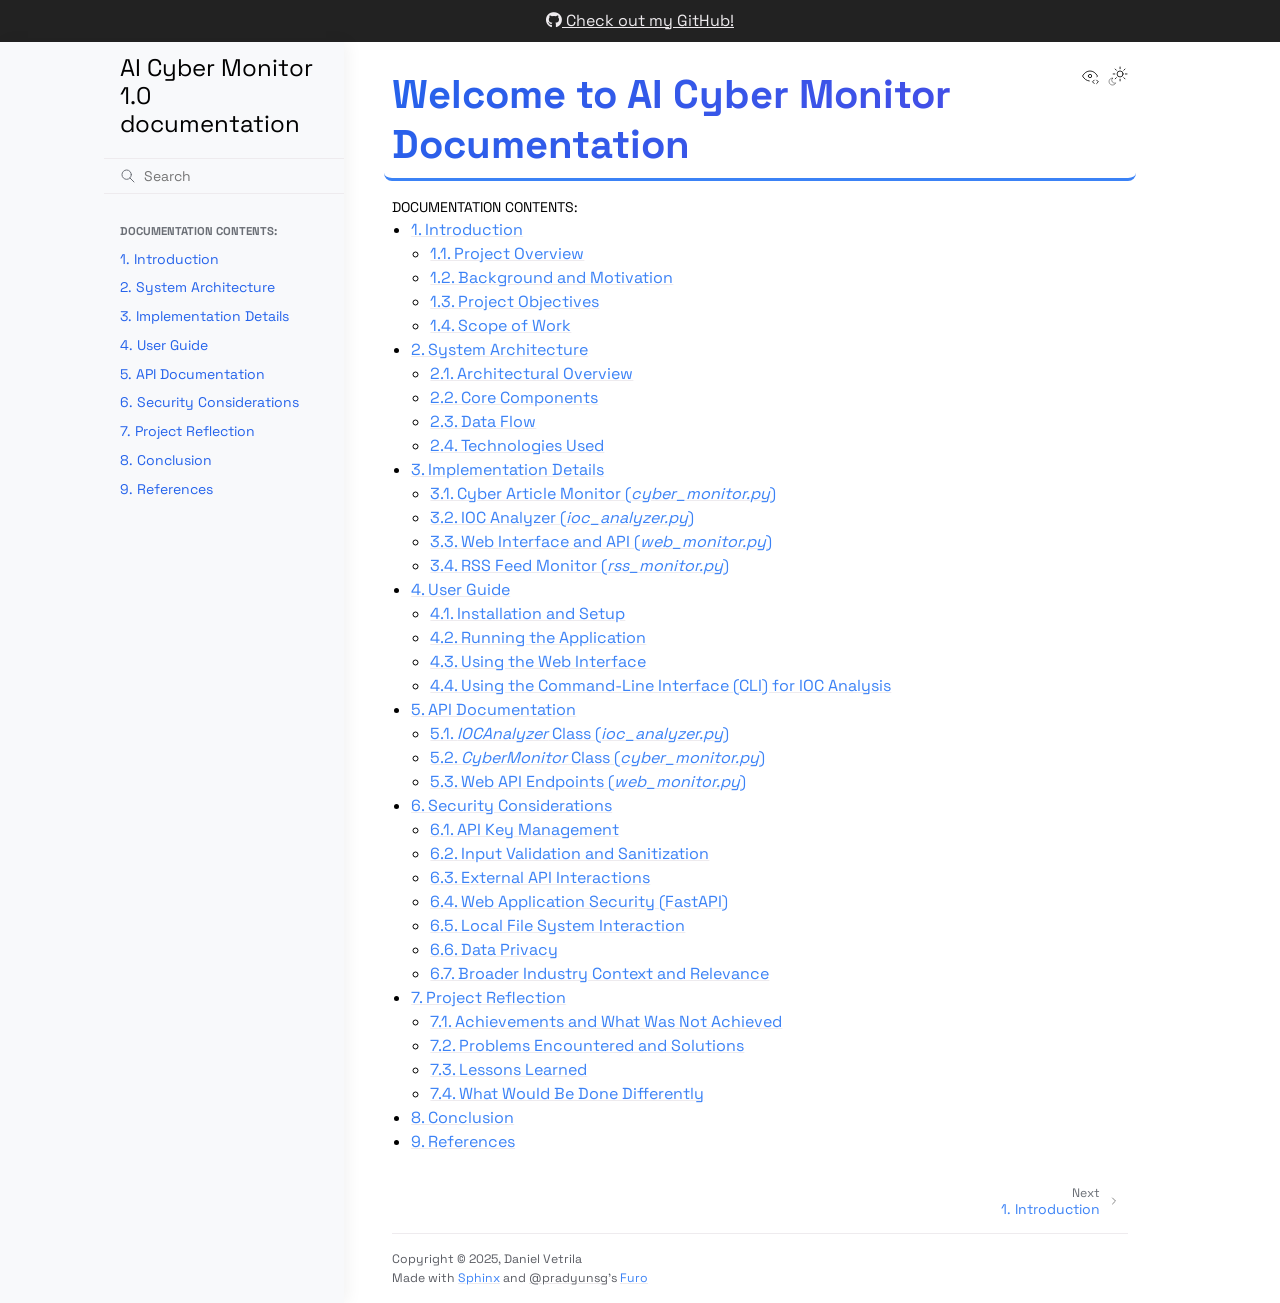
<file: index.html>
<!doctype html>
<html class="no-js" lang="en" data-content_root="./">
  <head><meta charset="utf-8"/>
    <meta name="viewport" content="width=device-width,initial-scale=1"/>
    <meta name="color-scheme" content="light dark"><meta name="viewport" content="width=device-width, initial-scale=1" />
<link rel="index" title="Index" href="genindex.html" /><link rel="search" title="Search" href="search.html" /><link rel="next" title="1. Introduction" href="introduction.html" />

    <!-- Generated with Sphinx 8.2.3 and Furo 2024.08.06 -->
        <title>AI Cyber Monitor 1.0 documentation</title>
      <link rel="stylesheet" type="text/css" href="_static/pygments.css?v=8f2a1f02" />
    <link rel="stylesheet" type="text/css" href="_static/styles/furo.css?v=354aac6f" />
    <link rel="stylesheet" type="text/css" href="_static/copybutton.css?v=76b2166b" />
    <link rel="stylesheet" type="text/css" href="_static/sphinx-design.min.css?v=95c83b7e" />
    <link rel="stylesheet" type="text/css" href="_static/styles/furo-extensions.css?v=302659d7" />
    <link rel="stylesheet" type="text/css" href="_static/css/modern.css?v=c84db6de" />
    <link rel="stylesheet" type="text/css" href="https://cdnjs.cloudflare.com/ajax/libs/font-awesome/6.4.0/css/all.min.css" />
    
    


<style>
  body {
    --color-code-background: #f8f8f8;
  --color-code-foreground: black;
  --color-brand-primary: #2563eb;
  --color-brand-secondary: #4f46e5;
  --color-brand-content: #3b82f6;
  --color-api-name: #4f46e5;
  --color-api-pre-name: #3b82f6;
  --color-link: #3b82f6;
  --font-stack: 'Space Grotesk', system-ui, -apple-system, Segoe UI, Roboto, sans-serif;
  --font-stack--monospace: 'JetBrains Mono', monospace;
  --sidebar-item-spacing-vertical: 0.4rem;
  --content-padding: 2rem;
  --gradient-primary: linear-gradient(135deg, #2563eb 0%, #4f46e5 100%);
  
  }
  @media not print {
    body[data-theme="dark"] {
      --color-code-background: #202020;
  --color-code-foreground: #d0d0d0;
  --color-brand-primary: #818cf8;
  --color-brand-secondary: #6366f1;
  --color-brand-content: #818cf8;
  --color-background-primary: #0f172a;
  --color-background-secondary: #1e293b;
  
    }
    @media (prefers-color-scheme: dark) {
      body:not([data-theme="light"]) {
        --color-code-background: #202020;
  --color-code-foreground: #d0d0d0;
  --color-brand-primary: #818cf8;
  --color-brand-secondary: #6366f1;
  --color-brand-content: #818cf8;
  --color-background-primary: #0f172a;
  --color-background-secondary: #1e293b;
  
      }
    }
  }
</style></head>
  <body>
    
    <script>
      document.body.dataset.theme = localStorage.getItem("theme") || "auto";
    </script>
    

<svg xmlns="http://www.w3.org/2000/svg" style="display: none;">
  <symbol id="svg-toc" viewBox="0 0 24 24">
    <title>Contents</title>
    <svg stroke="currentColor" fill="currentColor" stroke-width="0" viewBox="0 0 1024 1024">
      <path d="M408 442h480c4.4 0 8-3.6 8-8v-56c0-4.4-3.6-8-8-8H408c-4.4 0-8 3.6-8 8v56c0 4.4 3.6 8 8 8zm-8 204c0 4.4 3.6 8 8 8h480c4.4 0 8-3.6 8-8v-56c0-4.4-3.6-8-8-8H408c-4.4 0-8 3.6-8 8v56zm504-486H120c-4.4 0-8 3.6-8 8v56c0 4.4 3.6 8 8 8h784c4.4 0 8-3.6 8-8v-56c0-4.4-3.6-8-8-8zm0 632H120c-4.4 0-8 3.6-8 8v56c0 4.4 3.6 8 8 8h784c4.4 0 8-3.6 8-8v-56c0-4.4-3.6-8-8-8zM115.4 518.9L271.7 642c5.8 4.6 14.4.5 14.4-6.9V388.9c0-7.4-8.5-11.5-14.4-6.9L115.4 505.1a8.74 8.74 0 0 0 0 13.8z"/>
    </svg>
  </symbol>
  <symbol id="svg-menu" viewBox="0 0 24 24">
    <title>Menu</title>
    <svg xmlns="http://www.w3.org/2000/svg" viewBox="0 0 24 24" fill="none" stroke="currentColor"
      stroke-width="2" stroke-linecap="round" stroke-linejoin="round" class="feather-menu">
      <line x1="3" y1="12" x2="21" y2="12"></line>
      <line x1="3" y1="6" x2="21" y2="6"></line>
      <line x1="3" y1="18" x2="21" y2="18"></line>
    </svg>
  </symbol>
  <symbol id="svg-arrow-right" viewBox="0 0 24 24">
    <title>Expand</title>
    <svg xmlns="http://www.w3.org/2000/svg" viewBox="0 0 24 24" fill="none" stroke="currentColor"
      stroke-width="2" stroke-linecap="round" stroke-linejoin="round" class="feather-chevron-right">
      <polyline points="9 18 15 12 9 6"></polyline>
    </svg>
  </symbol>
  <symbol id="svg-sun" viewBox="0 0 24 24">
    <title>Light mode</title>
    <svg xmlns="http://www.w3.org/2000/svg" viewBox="0 0 24 24" fill="none" stroke="currentColor"
      stroke-width="1" stroke-linecap="round" stroke-linejoin="round" class="feather-sun">
      <circle cx="12" cy="12" r="5"></circle>
      <line x1="12" y1="1" x2="12" y2="3"></line>
      <line x1="12" y1="21" x2="12" y2="23"></line>
      <line x1="4.22" y1="4.22" x2="5.64" y2="5.64"></line>
      <line x1="18.36" y1="18.36" x2="19.78" y2="19.78"></line>
      <line x1="1" y1="12" x2="3" y2="12"></line>
      <line x1="21" y1="12" x2="23" y2="12"></line>
      <line x1="4.22" y1="19.78" x2="5.64" y2="18.36"></line>
      <line x1="18.36" y1="5.64" x2="19.78" y2="4.22"></line>
    </svg>
  </symbol>
  <symbol id="svg-moon" viewBox="0 0 24 24">
    <title>Dark mode</title>
    <svg xmlns="http://www.w3.org/2000/svg" viewBox="0 0 24 24" fill="none" stroke="currentColor"
      stroke-width="1" stroke-linecap="round" stroke-linejoin="round" class="icon-tabler-moon">
      <path stroke="none" d="M0 0h24v24H0z" fill="none" />
      <path d="M12 3c.132 0 .263 0 .393 0a7.5 7.5 0 0 0 7.92 12.446a9 9 0 1 1 -8.313 -12.454z" />
    </svg>
  </symbol>
  <symbol id="svg-sun-with-moon" viewBox="0 0 24 24">
    <title>Auto light/dark, in light mode</title>
    <svg xmlns="http://www.w3.org/2000/svg" viewBox="0 0 24 24" fill="none" stroke="currentColor"
      stroke-width="1" stroke-linecap="round" stroke-linejoin="round"
      class="icon-custom-derived-from-feather-sun-and-tabler-moon">
      <path style="opacity: 50%" d="M 5.411 14.504 C 5.471 14.504 5.532 14.504 5.591 14.504 C 3.639 16.319 4.383 19.569 6.931 20.352 C 7.693 20.586 8.512 20.551 9.25 20.252 C 8.023 23.207 4.056 23.725 2.11 21.184 C 0.166 18.642 1.702 14.949 4.874 14.536 C 5.051 14.512 5.231 14.5 5.411 14.5 L 5.411 14.504 Z"/>
      <line x1="14.5" y1="3.25" x2="14.5" y2="1.25"/>
      <line x1="14.5" y1="15.85" x2="14.5" y2="17.85"/>
      <line x1="10.044" y1="5.094" x2="8.63" y2="3.68"/>
      <line x1="19" y1="14.05" x2="20.414" y2="15.464"/>
      <line x1="8.2" y1="9.55" x2="6.2" y2="9.55"/>
      <line x1="20.8" y1="9.55" x2="22.8" y2="9.55"/>
      <line x1="10.044" y1="14.006" x2="8.63" y2="15.42"/>
      <line x1="19" y1="5.05" x2="20.414" y2="3.636"/>
      <circle cx="14.5" cy="9.55" r="3.6"/>
    </svg>
  </symbol>
  <symbol id="svg-moon-with-sun" viewBox="0 0 24 24">
    <title>Auto light/dark, in dark mode</title>
    <svg xmlns="http://www.w3.org/2000/svg" viewBox="0 0 24 24" fill="none" stroke="currentColor"
      stroke-width="1" stroke-linecap="round" stroke-linejoin="round"
      class="icon-custom-derived-from-feather-sun-and-tabler-moon">
      <path d="M 8.282 7.007 C 8.385 7.007 8.494 7.007 8.595 7.007 C 5.18 10.184 6.481 15.869 10.942 17.24 C 12.275 17.648 13.706 17.589 15 17.066 C 12.851 22.236 5.91 23.143 2.505 18.696 C -0.897 14.249 1.791 7.786 7.342 7.063 C 7.652 7.021 7.965 7 8.282 7 L 8.282 7.007 Z"/>
      <line style="opacity: 50%" x1="18" y1="3.705" x2="18" y2="2.5"/>
      <line style="opacity: 50%" x1="18" y1="11.295" x2="18" y2="12.5"/>
      <line style="opacity: 50%" x1="15.316" y1="4.816" x2="14.464" y2="3.964"/>
      <line style="opacity: 50%" x1="20.711" y1="10.212" x2="21.563" y2="11.063"/>
      <line style="opacity: 50%" x1="14.205" y1="7.5" x2="13.001" y2="7.5"/>
      <line style="opacity: 50%" x1="21.795" y1="7.5" x2="23" y2="7.5"/>
      <line style="opacity: 50%" x1="15.316" y1="10.184" x2="14.464" y2="11.036"/>
      <line style="opacity: 50%" x1="20.711" y1="4.789" x2="21.563" y2="3.937"/>
      <circle style="opacity: 50%" cx="18" cy="7.5" r="2.169"/>
    </svg>
  </symbol>
  <symbol id="svg-pencil" viewBox="0 0 24 24">
    <svg xmlns="http://www.w3.org/2000/svg" viewBox="0 0 24 24" fill="none" stroke="currentColor"
      stroke-width="1" stroke-linecap="round" stroke-linejoin="round" class="icon-tabler-pencil-code">
      <path d="M4 20h4l10.5 -10.5a2.828 2.828 0 1 0 -4 -4l-10.5 10.5v4" />
      <path d="M13.5 6.5l4 4" />
      <path d="M20 21l2 -2l-2 -2" />
      <path d="M17 17l-2 2l2 2" />
    </svg>
  </symbol>
  <symbol id="svg-eye" viewBox="0 0 24 24">
    <svg xmlns="http://www.w3.org/2000/svg" viewBox="0 0 24 24" fill="none" stroke="currentColor"
      stroke-width="1" stroke-linecap="round" stroke-linejoin="round" class="icon-tabler-eye-code">
      <path stroke="none" d="M0 0h24v24H0z" fill="none" />
      <path d="M10 12a2 2 0 1 0 4 0a2 2 0 0 0 -4 0" />
      <path
        d="M11.11 17.958c-3.209 -.307 -5.91 -2.293 -8.11 -5.958c2.4 -4 5.4 -6 9 -6c3.6 0 6.6 2 9 6c-.21 .352 -.427 .688 -.647 1.008" />
      <path d="M20 21l2 -2l-2 -2" />
      <path d="M17 17l-2 2l2 2" />
    </svg>
  </symbol>
</svg>

<input type="checkbox" class="sidebar-toggle" name="__navigation" id="__navigation">
<input type="checkbox" class="sidebar-toggle" name="__toc" id="__toc">
<label class="overlay sidebar-overlay" for="__navigation">
  <div class="visually-hidden">Hide navigation sidebar</div>
</label>
<label class="overlay toc-overlay" for="__toc">
  <div class="visually-hidden">Hide table of contents sidebar</div>
</label>

<a class="skip-to-content muted-link" href="#furo-main-content">Skip to content</a>

<div class="announcement">
  <aside class="announcement-content">
     <a href="https://github.com/GGal1leo"><i class="fa-brands fa-github"></i> Check out my GitHub!</a> 
  </aside>
</div>

<div class="page">
  <header class="mobile-header">
    <div class="header-left">
      <label class="nav-overlay-icon" for="__navigation">
        <div class="visually-hidden">Toggle site navigation sidebar</div>
        <i class="icon"><svg><use href="#svg-menu"></use></svg></i>
      </label>
    </div>
    <div class="header-center">
      <a href="#"><div class="brand">AI Cyber Monitor 1.0 documentation</div></a>
    </div>
    <div class="header-right">
      <div class="theme-toggle-container theme-toggle-header">
        <button class="theme-toggle">
          <div class="visually-hidden">Toggle Light / Dark / Auto color theme</div>
          <svg class="theme-icon-when-auto-light"><use href="#svg-sun-with-moon"></use></svg>
          <svg class="theme-icon-when-auto-dark"><use href="#svg-moon-with-sun"></use></svg>
          <svg class="theme-icon-when-dark"><use href="#svg-moon"></use></svg>
          <svg class="theme-icon-when-light"><use href="#svg-sun"></use></svg>
        </button>
      </div>
      <label class="toc-overlay-icon toc-header-icon no-toc" for="__toc">
        <div class="visually-hidden">Toggle table of contents sidebar</div>
        <i class="icon"><svg><use href="#svg-toc"></use></svg></i>
      </label>
    </div>
  </header>
  <aside class="sidebar-drawer">
    <div class="sidebar-container">
      
      <div class="sidebar-sticky"><a class="sidebar-brand" href="#">
  
  
  <span class="sidebar-brand-text">AI Cyber Monitor 1.0 documentation</span>
  
</a><form class="sidebar-search-container" method="get" action="search.html" role="search">
  <input class="sidebar-search" placeholder="Search" name="q" aria-label="Search">
  <input type="hidden" name="check_keywords" value="yes">
  <input type="hidden" name="area" value="default">
</form>
<div id="searchbox"></div><div class="sidebar-scroll"><div class="sidebar-tree">
  <p class="caption" role="heading"><span class="caption-text">Documentation Contents:</span></p>
<ul>
<li class="toctree-l1"><a class="reference internal" href="introduction.html">1. Introduction</a></li>
<li class="toctree-l1"><a class="reference internal" href="architecture.html">2. System Architecture</a></li>
<li class="toctree-l1"><a class="reference internal" href="implementation.html">3. Implementation Details</a></li>
<li class="toctree-l1"><a class="reference internal" href="user-guide.html">4. User Guide</a></li>
<li class="toctree-l1"><a class="reference internal" href="api.html">5. API Documentation</a></li>
<li class="toctree-l1"><a class="reference internal" href="security.html">6. Security Considerations</a></li>
<li class="toctree-l1"><a class="reference internal" href="reflection.html">7. Project Reflection</a></li>
<li class="toctree-l1"><a class="reference internal" href="conclusion.html">8. Conclusion</a></li>
<li class="toctree-l1"><a class="reference internal" href="references.html">9. References</a></li>
</ul>

</div>
</div>

      </div>
      
    </div>
  </aside>
  <div class="main">
    <div class="content">
      <div class="article-container">
        <a href="#" class="back-to-top muted-link">
          <svg xmlns="http://www.w3.org/2000/svg" viewBox="0 0 24 24">
            <path d="M13 20h-2V8l-5.5 5.5-1.42-1.42L12 4.16l7.92 7.92-1.42 1.42L13 8v12z"></path>
          </svg>
          <span>Back to top</span>
        </a>
        <div class="content-icon-container">
          <div class="view-this-page">
  <a class="muted-link" href="_sources/index.rst.txt" title="View this page">
    <svg><use href="#svg-eye"></use></svg>
    <span class="visually-hidden">View this page</span>
  </a>
</div>
<div class="theme-toggle-container theme-toggle-content">
            <button class="theme-toggle">
              <div class="visually-hidden">Toggle Light / Dark / Auto color theme</div>
              <svg class="theme-icon-when-auto-light"><use href="#svg-sun-with-moon"></use></svg>
              <svg class="theme-icon-when-auto-dark"><use href="#svg-moon-with-sun"></use></svg>
              <svg class="theme-icon-when-dark"><use href="#svg-moon"></use></svg>
              <svg class="theme-icon-when-light"><use href="#svg-sun"></use></svg>
            </button>
          </div>
          <label class="toc-overlay-icon toc-content-icon no-toc" for="__toc">
            <div class="visually-hidden">Toggle table of contents sidebar</div>
            <i class="icon"><svg><use href="#svg-toc"></use></svg></i>
          </label>
        </div>
        <article role="main" id="furo-main-content">
          <section id="welcome-to-ai-cyber-monitor-documentation">
<h1>Welcome to AI Cyber Monitor Documentation<a class="headerlink" href="#welcome-to-ai-cyber-monitor-documentation" title="Link to this heading">¶</a></h1>
<div class="toctree-wrapper compound">
<p class="caption" role="heading"><span class="caption-text">Documentation Contents:</span></p>
<ul>
<li class="toctree-l1"><a class="reference internal" href="introduction.html">1. Introduction</a><ul>
<li class="toctree-l2"><a class="reference internal" href="introduction.html#project-overview">1.1. Project Overview</a></li>
<li class="toctree-l2"><a class="reference internal" href="introduction.html#background-and-motivation">1.2. Background and Motivation</a></li>
<li class="toctree-l2"><a class="reference internal" href="introduction.html#project-objectives">1.3. Project Objectives</a></li>
<li class="toctree-l2"><a class="reference internal" href="introduction.html#scope-of-work">1.4. Scope of Work</a></li>
</ul>
</li>
<li class="toctree-l1"><a class="reference internal" href="architecture.html">2. System Architecture</a><ul>
<li class="toctree-l2"><a class="reference internal" href="architecture.html#architectural-overview">2.1. Architectural Overview</a></li>
<li class="toctree-l2"><a class="reference internal" href="architecture.html#core-components">2.2. Core Components</a></li>
<li class="toctree-l2"><a class="reference internal" href="architecture.html#data-flow">2.3. Data Flow</a></li>
<li class="toctree-l2"><a class="reference internal" href="architecture.html#technologies-used">2.4. Technologies Used</a></li>
</ul>
</li>
<li class="toctree-l1"><a class="reference internal" href="implementation.html">3. Implementation Details</a><ul>
<li class="toctree-l2"><a class="reference internal" href="implementation.html#cyber-article-monitor-cyber-monitor-py">3.1. Cyber Article Monitor (<cite>cyber_monitor.py</cite>)</a></li>
<li class="toctree-l2"><a class="reference internal" href="implementation.html#ioc-analyzer-ioc-analyzer-py">3.2. IOC Analyzer (<cite>ioc_analyzer.py</cite>)</a></li>
<li class="toctree-l2"><a class="reference internal" href="implementation.html#web-interface-and-api-web-monitor-py">3.3. Web Interface and API (<cite>web_monitor.py</cite>)</a></li>
<li class="toctree-l2"><a class="reference internal" href="implementation.html#rss-feed-monitor-rss-monitor-py">3.4. RSS Feed Monitor (<cite>rss_monitor.py</cite>)</a></li>
</ul>
</li>
<li class="toctree-l1"><a class="reference internal" href="user-guide.html">4. User Guide</a><ul>
<li class="toctree-l2"><a class="reference internal" href="user-guide.html#installation-and-setup">4.1. Installation and Setup</a></li>
<li class="toctree-l2"><a class="reference internal" href="user-guide.html#running-the-application">4.2. Running the Application</a></li>
<li class="toctree-l2"><a class="reference internal" href="user-guide.html#using-the-web-interface">4.3. Using the Web Interface</a></li>
<li class="toctree-l2"><a class="reference internal" href="user-guide.html#using-the-command-line-interface-cli-for-ioc-analysis">4.4. Using the Command-Line Interface (CLI) for IOC Analysis</a></li>
</ul>
</li>
<li class="toctree-l1"><a class="reference internal" href="api.html">5. API Documentation</a><ul>
<li class="toctree-l2"><a class="reference internal" href="api.html#iocanalyzer-class-ioc-analyzer-py">5.1. <cite>IOCAnalyzer</cite> Class (<cite>ioc_analyzer.py</cite>)</a></li>
<li class="toctree-l2"><a class="reference internal" href="api.html#cybermonitor-class-cyber-monitor-py">5.2. <cite>CyberMonitor</cite> Class (<cite>cyber_monitor.py</cite>)</a></li>
<li class="toctree-l2"><a class="reference internal" href="api.html#web-api-endpoints-web-monitor-py">5.3. Web API Endpoints (<cite>web_monitor.py</cite>)</a></li>
</ul>
</li>
<li class="toctree-l1"><a class="reference internal" href="security.html">6. Security Considerations</a><ul>
<li class="toctree-l2"><a class="reference internal" href="security.html#api-key-management">6.1. API Key Management</a></li>
<li class="toctree-l2"><a class="reference internal" href="security.html#input-validation-and-sanitization">6.2. Input Validation and Sanitization</a></li>
<li class="toctree-l2"><a class="reference internal" href="security.html#external-api-interactions">6.3. External API Interactions</a></li>
<li class="toctree-l2"><a class="reference internal" href="security.html#web-application-security-fastapi">6.4. Web Application Security (FastAPI)</a></li>
<li class="toctree-l2"><a class="reference internal" href="security.html#local-file-system-interaction">6.5. Local File System Interaction</a></li>
<li class="toctree-l2"><a class="reference internal" href="security.html#data-privacy">6.6. Data Privacy</a></li>
<li class="toctree-l2"><a class="reference internal" href="security.html#broader-industry-context-and-relevance">6.7. Broader Industry Context and Relevance</a></li>
</ul>
</li>
<li class="toctree-l1"><a class="reference internal" href="reflection.html">7. Project Reflection</a><ul>
<li class="toctree-l2"><a class="reference internal" href="reflection.html#achievements-and-what-was-not-achieved">7.1. Achievements and What Was Not Achieved</a></li>
<li class="toctree-l2"><a class="reference internal" href="reflection.html#problems-encountered-and-solutions">7.2. Problems Encountered and Solutions</a></li>
<li class="toctree-l2"><a class="reference internal" href="reflection.html#lessons-learned">7.3. Lessons Learned</a></li>
<li class="toctree-l2"><a class="reference internal" href="reflection.html#what-would-be-done-differently">7.4. What Would Be Done Differently</a></li>
</ul>
</li>
<li class="toctree-l1"><a class="reference internal" href="conclusion.html">8. Conclusion</a></li>
<li class="toctree-l1"><a class="reference internal" href="references.html">9. References</a></li>
</ul>
</div>
</section>

        </article>
      </div>
      <footer>
        
        <div class="related-pages">
          <a class="next-page" href="introduction.html">
              <div class="page-info">
                <div class="context">
                  <span>Next</span>
                </div>
                <div class="title"><span class="section-number">1. </span>Introduction</div>
              </div>
              <svg class="furo-related-icon"><use href="#svg-arrow-right"></use></svg>
            </a>
          
        </div>
        <div class="bottom-of-page">
          <div class="left-details">
            <div class="copyright">
                Copyright &#169; 2025, Daniel Vetrila
            </div>
            Made with <a href="https://www.sphinx-doc.org/">Sphinx</a> and <a class="muted-link" href="https://pradyunsg.me">@pradyunsg</a>'s
            
            <a href="https://github.com/pradyunsg/furo">Furo</a>
            
          </div>
          <div class="right-details">
            
          </div>
        </div>
        
      </footer>
    </div>
    <aside class="toc-drawer no-toc">
      
      
      
    </aside>
  </div>
</div><script src="_static/documentation_options.js?v=d6b6a36a"></script>
    <script src="_static/doctools.js?v=9bcbadda"></script>
    <script src="_static/sphinx_highlight.js?v=dc90522c"></script>
    <script src="_static/scripts/furo.js?v=5fa4622c"></script>
    <script src="_static/clipboard.min.js?v=a7894cd8"></script>
    <script src="_static/copybutton.js?v=f281be69"></script>
    <script src="_static/design-tabs.js?v=f930bc37"></script>
    </body>
</html>
</file>
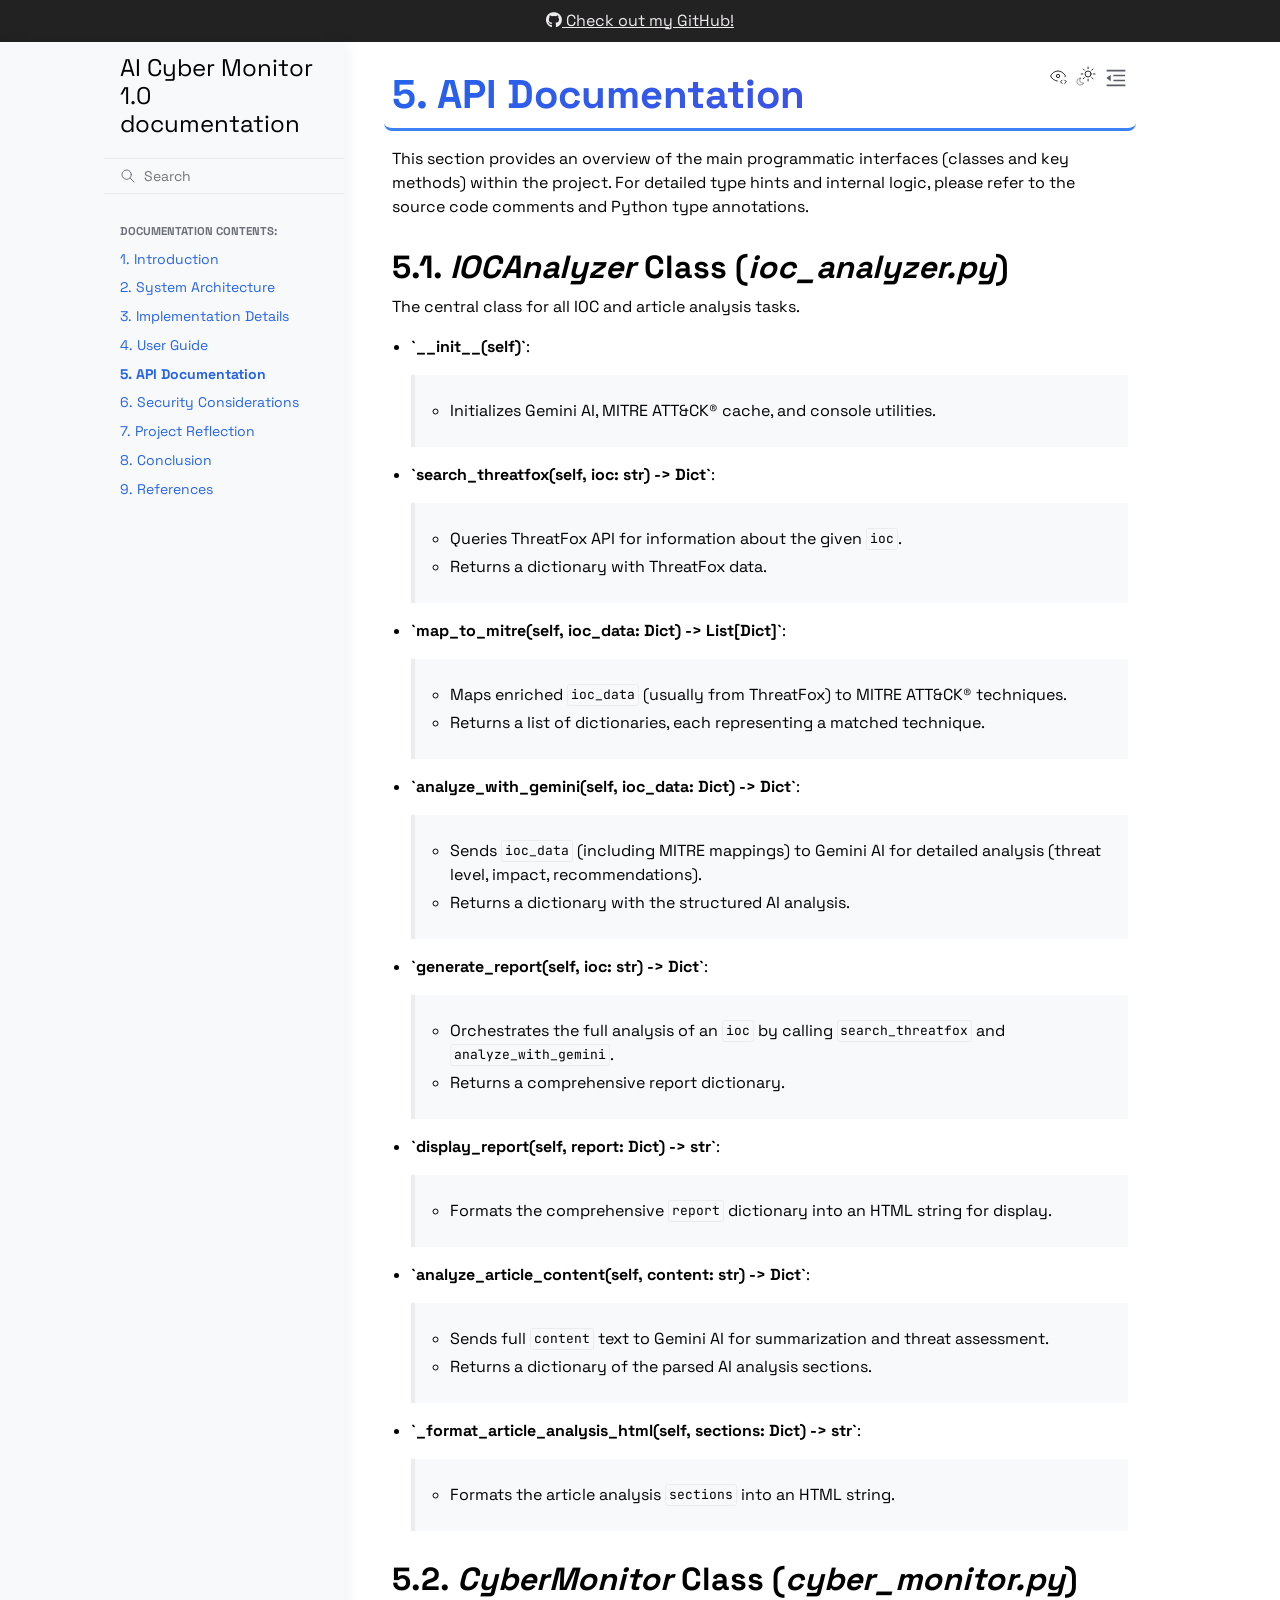
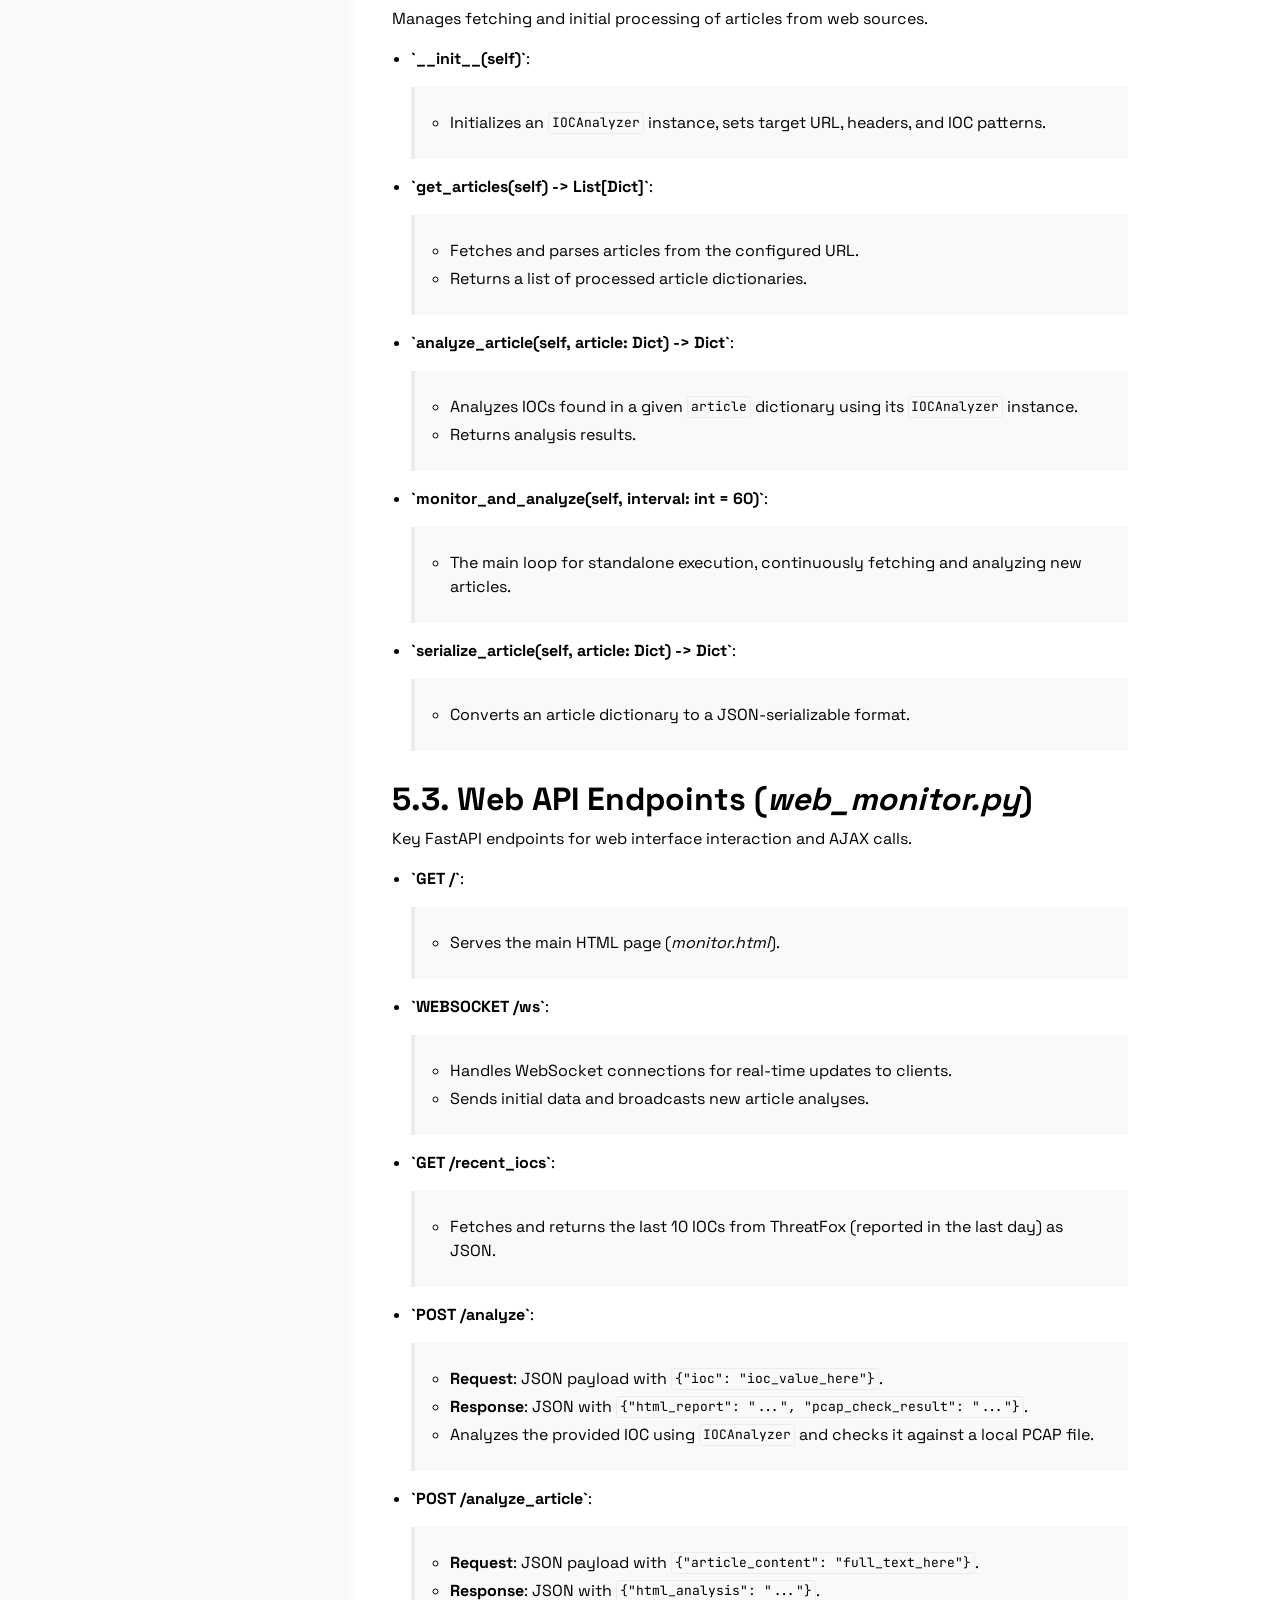
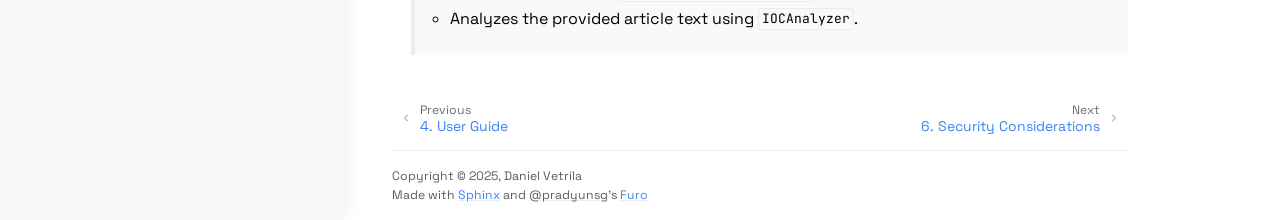
<file: api.html>
<!doctype html>
<html class="no-js" lang="en" data-content_root="./">
  <head><meta charset="utf-8"/>
    <meta name="viewport" content="width=device-width,initial-scale=1"/>
    <meta name="color-scheme" content="light dark"><meta name="viewport" content="width=device-width, initial-scale=1" />
<link rel="index" title="Index" href="genindex.html" /><link rel="search" title="Search" href="search.html" /><link rel="next" title="6. Security Considerations" href="security.html" /><link rel="prev" title="4. User Guide" href="user-guide.html" />

    <!-- Generated with Sphinx 8.2.3 and Furo 2024.08.06 -->
        <title>5. API Documentation - AI Cyber Monitor 1.0 documentation</title>
      <link rel="stylesheet" type="text/css" href="_static/pygments.css?v=8f2a1f02" />
    <link rel="stylesheet" type="text/css" href="_static/styles/furo.css?v=354aac6f" />
    <link rel="stylesheet" type="text/css" href="_static/copybutton.css?v=76b2166b" />
    <link rel="stylesheet" type="text/css" href="_static/sphinx-design.min.css?v=95c83b7e" />
    <link rel="stylesheet" type="text/css" href="_static/styles/furo-extensions.css?v=302659d7" />
    <link rel="stylesheet" type="text/css" href="_static/css/modern.css?v=c84db6de" />
    <link rel="stylesheet" type="text/css" href="https://cdnjs.cloudflare.com/ajax/libs/font-awesome/6.4.0/css/all.min.css" />
    
    


<style>
  body {
    --color-code-background: #f8f8f8;
  --color-code-foreground: black;
  --color-brand-primary: #2563eb;
  --color-brand-secondary: #4f46e5;
  --color-brand-content: #3b82f6;
  --color-api-name: #4f46e5;
  --color-api-pre-name: #3b82f6;
  --color-link: #3b82f6;
  --font-stack: 'Space Grotesk', system-ui, -apple-system, Segoe UI, Roboto, sans-serif;
  --font-stack--monospace: 'JetBrains Mono', monospace;
  --sidebar-item-spacing-vertical: 0.4rem;
  --content-padding: 2rem;
  --gradient-primary: linear-gradient(135deg, #2563eb 0%, #4f46e5 100%);
  
  }
  @media not print {
    body[data-theme="dark"] {
      --color-code-background: #202020;
  --color-code-foreground: #d0d0d0;
  --color-brand-primary: #818cf8;
  --color-brand-secondary: #6366f1;
  --color-brand-content: #818cf8;
  --color-background-primary: #0f172a;
  --color-background-secondary: #1e293b;
  
    }
    @media (prefers-color-scheme: dark) {
      body:not([data-theme="light"]) {
        --color-code-background: #202020;
  --color-code-foreground: #d0d0d0;
  --color-brand-primary: #818cf8;
  --color-brand-secondary: #6366f1;
  --color-brand-content: #818cf8;
  --color-background-primary: #0f172a;
  --color-background-secondary: #1e293b;
  
      }
    }
  }
</style></head>
  <body>
    
    <script>
      document.body.dataset.theme = localStorage.getItem("theme") || "auto";
    </script>
    

<svg xmlns="http://www.w3.org/2000/svg" style="display: none;">
  <symbol id="svg-toc" viewBox="0 0 24 24">
    <title>Contents</title>
    <svg stroke="currentColor" fill="currentColor" stroke-width="0" viewBox="0 0 1024 1024">
      <path d="M408 442h480c4.4 0 8-3.6 8-8v-56c0-4.4-3.6-8-8-8H408c-4.4 0-8 3.6-8 8v56c0 4.4 3.6 8 8 8zm-8 204c0 4.4 3.6 8 8 8h480c4.4 0 8-3.6 8-8v-56c0-4.4-3.6-8-8-8H408c-4.4 0-8 3.6-8 8v56zm504-486H120c-4.4 0-8 3.6-8 8v56c0 4.4 3.6 8 8 8h784c4.4 0 8-3.6 8-8v-56c0-4.4-3.6-8-8-8zm0 632H120c-4.4 0-8 3.6-8 8v56c0 4.4 3.6 8 8 8h784c4.4 0 8-3.6 8-8v-56c0-4.4-3.6-8-8-8zM115.4 518.9L271.7 642c5.8 4.6 14.4.5 14.4-6.9V388.9c0-7.4-8.5-11.5-14.4-6.9L115.4 505.1a8.74 8.74 0 0 0 0 13.8z"/>
    </svg>
  </symbol>
  <symbol id="svg-menu" viewBox="0 0 24 24">
    <title>Menu</title>
    <svg xmlns="http://www.w3.org/2000/svg" viewBox="0 0 24 24" fill="none" stroke="currentColor"
      stroke-width="2" stroke-linecap="round" stroke-linejoin="round" class="feather-menu">
      <line x1="3" y1="12" x2="21" y2="12"></line>
      <line x1="3" y1="6" x2="21" y2="6"></line>
      <line x1="3" y1="18" x2="21" y2="18"></line>
    </svg>
  </symbol>
  <symbol id="svg-arrow-right" viewBox="0 0 24 24">
    <title>Expand</title>
    <svg xmlns="http://www.w3.org/2000/svg" viewBox="0 0 24 24" fill="none" stroke="currentColor"
      stroke-width="2" stroke-linecap="round" stroke-linejoin="round" class="feather-chevron-right">
      <polyline points="9 18 15 12 9 6"></polyline>
    </svg>
  </symbol>
  <symbol id="svg-sun" viewBox="0 0 24 24">
    <title>Light mode</title>
    <svg xmlns="http://www.w3.org/2000/svg" viewBox="0 0 24 24" fill="none" stroke="currentColor"
      stroke-width="1" stroke-linecap="round" stroke-linejoin="round" class="feather-sun">
      <circle cx="12" cy="12" r="5"></circle>
      <line x1="12" y1="1" x2="12" y2="3"></line>
      <line x1="12" y1="21" x2="12" y2="23"></line>
      <line x1="4.22" y1="4.22" x2="5.64" y2="5.64"></line>
      <line x1="18.36" y1="18.36" x2="19.78" y2="19.78"></line>
      <line x1="1" y1="12" x2="3" y2="12"></line>
      <line x1="21" y1="12" x2="23" y2="12"></line>
      <line x1="4.22" y1="19.78" x2="5.64" y2="18.36"></line>
      <line x1="18.36" y1="5.64" x2="19.78" y2="4.22"></line>
    </svg>
  </symbol>
  <symbol id="svg-moon" viewBox="0 0 24 24">
    <title>Dark mode</title>
    <svg xmlns="http://www.w3.org/2000/svg" viewBox="0 0 24 24" fill="none" stroke="currentColor"
      stroke-width="1" stroke-linecap="round" stroke-linejoin="round" class="icon-tabler-moon">
      <path stroke="none" d="M0 0h24v24H0z" fill="none" />
      <path d="M12 3c.132 0 .263 0 .393 0a7.5 7.5 0 0 0 7.92 12.446a9 9 0 1 1 -8.313 -12.454z" />
    </svg>
  </symbol>
  <symbol id="svg-sun-with-moon" viewBox="0 0 24 24">
    <title>Auto light/dark, in light mode</title>
    <svg xmlns="http://www.w3.org/2000/svg" viewBox="0 0 24 24" fill="none" stroke="currentColor"
      stroke-width="1" stroke-linecap="round" stroke-linejoin="round"
      class="icon-custom-derived-from-feather-sun-and-tabler-moon">
      <path style="opacity: 50%" d="M 5.411 14.504 C 5.471 14.504 5.532 14.504 5.591 14.504 C 3.639 16.319 4.383 19.569 6.931 20.352 C 7.693 20.586 8.512 20.551 9.25 20.252 C 8.023 23.207 4.056 23.725 2.11 21.184 C 0.166 18.642 1.702 14.949 4.874 14.536 C 5.051 14.512 5.231 14.5 5.411 14.5 L 5.411 14.504 Z"/>
      <line x1="14.5" y1="3.25" x2="14.5" y2="1.25"/>
      <line x1="14.5" y1="15.85" x2="14.5" y2="17.85"/>
      <line x1="10.044" y1="5.094" x2="8.63" y2="3.68"/>
      <line x1="19" y1="14.05" x2="20.414" y2="15.464"/>
      <line x1="8.2" y1="9.55" x2="6.2" y2="9.55"/>
      <line x1="20.8" y1="9.55" x2="22.8" y2="9.55"/>
      <line x1="10.044" y1="14.006" x2="8.63" y2="15.42"/>
      <line x1="19" y1="5.05" x2="20.414" y2="3.636"/>
      <circle cx="14.5" cy="9.55" r="3.6"/>
    </svg>
  </symbol>
  <symbol id="svg-moon-with-sun" viewBox="0 0 24 24">
    <title>Auto light/dark, in dark mode</title>
    <svg xmlns="http://www.w3.org/2000/svg" viewBox="0 0 24 24" fill="none" stroke="currentColor"
      stroke-width="1" stroke-linecap="round" stroke-linejoin="round"
      class="icon-custom-derived-from-feather-sun-and-tabler-moon">
      <path d="M 8.282 7.007 C 8.385 7.007 8.494 7.007 8.595 7.007 C 5.18 10.184 6.481 15.869 10.942 17.24 C 12.275 17.648 13.706 17.589 15 17.066 C 12.851 22.236 5.91 23.143 2.505 18.696 C -0.897 14.249 1.791 7.786 7.342 7.063 C 7.652 7.021 7.965 7 8.282 7 L 8.282 7.007 Z"/>
      <line style="opacity: 50%" x1="18" y1="3.705" x2="18" y2="2.5"/>
      <line style="opacity: 50%" x1="18" y1="11.295" x2="18" y2="12.5"/>
      <line style="opacity: 50%" x1="15.316" y1="4.816" x2="14.464" y2="3.964"/>
      <line style="opacity: 50%" x1="20.711" y1="10.212" x2="21.563" y2="11.063"/>
      <line style="opacity: 50%" x1="14.205" y1="7.5" x2="13.001" y2="7.5"/>
      <line style="opacity: 50%" x1="21.795" y1="7.5" x2="23" y2="7.5"/>
      <line style="opacity: 50%" x1="15.316" y1="10.184" x2="14.464" y2="11.036"/>
      <line style="opacity: 50%" x1="20.711" y1="4.789" x2="21.563" y2="3.937"/>
      <circle style="opacity: 50%" cx="18" cy="7.5" r="2.169"/>
    </svg>
  </symbol>
  <symbol id="svg-pencil" viewBox="0 0 24 24">
    <svg xmlns="http://www.w3.org/2000/svg" viewBox="0 0 24 24" fill="none" stroke="currentColor"
      stroke-width="1" stroke-linecap="round" stroke-linejoin="round" class="icon-tabler-pencil-code">
      <path d="M4 20h4l10.5 -10.5a2.828 2.828 0 1 0 -4 -4l-10.5 10.5v4" />
      <path d="M13.5 6.5l4 4" />
      <path d="M20 21l2 -2l-2 -2" />
      <path d="M17 17l-2 2l2 2" />
    </svg>
  </symbol>
  <symbol id="svg-eye" viewBox="0 0 24 24">
    <svg xmlns="http://www.w3.org/2000/svg" viewBox="0 0 24 24" fill="none" stroke="currentColor"
      stroke-width="1" stroke-linecap="round" stroke-linejoin="round" class="icon-tabler-eye-code">
      <path stroke="none" d="M0 0h24v24H0z" fill="none" />
      <path d="M10 12a2 2 0 1 0 4 0a2 2 0 0 0 -4 0" />
      <path
        d="M11.11 17.958c-3.209 -.307 -5.91 -2.293 -8.11 -5.958c2.4 -4 5.4 -6 9 -6c3.6 0 6.6 2 9 6c-.21 .352 -.427 .688 -.647 1.008" />
      <path d="M20 21l2 -2l-2 -2" />
      <path d="M17 17l-2 2l2 2" />
    </svg>
  </symbol>
</svg>

<input type="checkbox" class="sidebar-toggle" name="__navigation" id="__navigation">
<input type="checkbox" class="sidebar-toggle" name="__toc" id="__toc">
<label class="overlay sidebar-overlay" for="__navigation">
  <div class="visually-hidden">Hide navigation sidebar</div>
</label>
<label class="overlay toc-overlay" for="__toc">
  <div class="visually-hidden">Hide table of contents sidebar</div>
</label>

<a class="skip-to-content muted-link" href="#furo-main-content">Skip to content</a>

<div class="announcement">
  <aside class="announcement-content">
     <a href="https://github.com/GGal1leo"><i class="fa-brands fa-github"></i> Check out my GitHub!</a> 
  </aside>
</div>

<div class="page">
  <header class="mobile-header">
    <div class="header-left">
      <label class="nav-overlay-icon" for="__navigation">
        <div class="visually-hidden">Toggle site navigation sidebar</div>
        <i class="icon"><svg><use href="#svg-menu"></use></svg></i>
      </label>
    </div>
    <div class="header-center">
      <a href="index.html"><div class="brand">AI Cyber Monitor 1.0 documentation</div></a>
    </div>
    <div class="header-right">
      <div class="theme-toggle-container theme-toggle-header">
        <button class="theme-toggle">
          <div class="visually-hidden">Toggle Light / Dark / Auto color theme</div>
          <svg class="theme-icon-when-auto-light"><use href="#svg-sun-with-moon"></use></svg>
          <svg class="theme-icon-when-auto-dark"><use href="#svg-moon-with-sun"></use></svg>
          <svg class="theme-icon-when-dark"><use href="#svg-moon"></use></svg>
          <svg class="theme-icon-when-light"><use href="#svg-sun"></use></svg>
        </button>
      </div>
      <label class="toc-overlay-icon toc-header-icon" for="__toc">
        <div class="visually-hidden">Toggle table of contents sidebar</div>
        <i class="icon"><svg><use href="#svg-toc"></use></svg></i>
      </label>
    </div>
  </header>
  <aside class="sidebar-drawer">
    <div class="sidebar-container">
      
      <div class="sidebar-sticky"><a class="sidebar-brand" href="index.html">
  
  
  <span class="sidebar-brand-text">AI Cyber Monitor 1.0 documentation</span>
  
</a><form class="sidebar-search-container" method="get" action="search.html" role="search">
  <input class="sidebar-search" placeholder="Search" name="q" aria-label="Search">
  <input type="hidden" name="check_keywords" value="yes">
  <input type="hidden" name="area" value="default">
</form>
<div id="searchbox"></div><div class="sidebar-scroll"><div class="sidebar-tree">
  <p class="caption" role="heading"><span class="caption-text">Documentation Contents:</span></p>
<ul class="current">
<li class="toctree-l1"><a class="reference internal" href="introduction.html">1. Introduction</a></li>
<li class="toctree-l1"><a class="reference internal" href="architecture.html">2. System Architecture</a></li>
<li class="toctree-l1"><a class="reference internal" href="implementation.html">3. Implementation Details</a></li>
<li class="toctree-l1"><a class="reference internal" href="user-guide.html">4. User Guide</a></li>
<li class="toctree-l1 current current-page"><a class="current reference internal" href="#">5. API Documentation</a></li>
<li class="toctree-l1"><a class="reference internal" href="security.html">6. Security Considerations</a></li>
<li class="toctree-l1"><a class="reference internal" href="reflection.html">7. Project Reflection</a></li>
<li class="toctree-l1"><a class="reference internal" href="conclusion.html">8. Conclusion</a></li>
<li class="toctree-l1"><a class="reference internal" href="references.html">9. References</a></li>
</ul>

</div>
</div>

      </div>
      
    </div>
  </aside>
  <div class="main">
    <div class="content">
      <div class="article-container">
        <a href="#" class="back-to-top muted-link">
          <svg xmlns="http://www.w3.org/2000/svg" viewBox="0 0 24 24">
            <path d="M13 20h-2V8l-5.5 5.5-1.42-1.42L12 4.16l7.92 7.92-1.42 1.42L13 8v12z"></path>
          </svg>
          <span>Back to top</span>
        </a>
        <div class="content-icon-container">
          <div class="view-this-page">
  <a class="muted-link" href="_sources/api.rst.txt" title="View this page">
    <svg><use href="#svg-eye"></use></svg>
    <span class="visually-hidden">View this page</span>
  </a>
</div>
<div class="theme-toggle-container theme-toggle-content">
            <button class="theme-toggle">
              <div class="visually-hidden">Toggle Light / Dark / Auto color theme</div>
              <svg class="theme-icon-when-auto-light"><use href="#svg-sun-with-moon"></use></svg>
              <svg class="theme-icon-when-auto-dark"><use href="#svg-moon-with-sun"></use></svg>
              <svg class="theme-icon-when-dark"><use href="#svg-moon"></use></svg>
              <svg class="theme-icon-when-light"><use href="#svg-sun"></use></svg>
            </button>
          </div>
          <label class="toc-overlay-icon toc-content-icon" for="__toc">
            <div class="visually-hidden">Toggle table of contents sidebar</div>
            <i class="icon"><svg><use href="#svg-toc"></use></svg></i>
          </label>
        </div>
        <article role="main" id="furo-main-content">
          <section id="api-documentation">
<span id="id1"></span><h1><span class="section-number">5. </span>API Documentation<a class="headerlink" href="#api-documentation" title="Link to this heading">¶</a></h1>
<p>This section provides an overview of the main programmatic interfaces (classes and key methods) within the project. For detailed type hints and internal logic, please refer to the source code comments and Python type annotations.</p>
<section id="iocanalyzer-class-ioc-analyzer-py">
<span id="api-ioc-analyzer"></span><h2><span class="section-number">5.1. </span><cite>IOCAnalyzer</cite> Class (<cite>ioc_analyzer.py</cite>)<a class="headerlink" href="#iocanalyzer-class-ioc-analyzer-py" title="Link to this heading">¶</a></h2>
<p>The central class for all IOC and article analysis tasks.</p>
<ul>
<li><p><strong>`__init__(self)`</strong>:</p>
<blockquote>
<div><ul class="simple">
<li><p>Initializes Gemini AI, MITRE ATT&amp;CK® cache, and console utilities.</p></li>
</ul>
</div></blockquote>
</li>
<li><p><strong>`search_threatfox(self, ioc: str) -&gt; Dict`</strong>:</p>
<blockquote>
<div><ul class="simple">
<li><p>Queries ThreatFox API for information about the given <code class="docutils literal notranslate"><span class="pre">ioc</span></code>.</p></li>
<li><p>Returns a dictionary with ThreatFox data.</p></li>
</ul>
</div></blockquote>
</li>
<li><p><strong>`map_to_mitre(self, ioc_data: Dict) -&gt; List[Dict]`</strong>:</p>
<blockquote>
<div><ul class="simple">
<li><p>Maps enriched <code class="docutils literal notranslate"><span class="pre">ioc_data</span></code> (usually from ThreatFox) to MITRE ATT&amp;CK® techniques.</p></li>
<li><p>Returns a list of dictionaries, each representing a matched technique.</p></li>
</ul>
</div></blockquote>
</li>
<li><p><strong>`analyze_with_gemini(self, ioc_data: Dict) -&gt; Dict`</strong>:</p>
<blockquote>
<div><ul class="simple">
<li><p>Sends <code class="docutils literal notranslate"><span class="pre">ioc_data</span></code> (including MITRE mappings) to Gemini AI for detailed analysis (threat level, impact, recommendations).</p></li>
<li><p>Returns a dictionary with the structured AI analysis.</p></li>
</ul>
</div></blockquote>
</li>
<li><p><strong>`generate_report(self, ioc: str) -&gt; Dict`</strong>:</p>
<blockquote>
<div><ul class="simple">
<li><p>Orchestrates the full analysis of an <code class="docutils literal notranslate"><span class="pre">ioc</span></code> by calling <code class="docutils literal notranslate"><span class="pre">search_threatfox</span></code> and <code class="docutils literal notranslate"><span class="pre">analyze_with_gemini</span></code>.</p></li>
<li><p>Returns a comprehensive report dictionary.</p></li>
</ul>
</div></blockquote>
</li>
<li><p><strong>`display_report(self, report: Dict) -&gt; str`</strong>:</p>
<blockquote>
<div><ul class="simple">
<li><p>Formats the comprehensive <code class="docutils literal notranslate"><span class="pre">report</span></code> dictionary into an HTML string for display.</p></li>
</ul>
</div></blockquote>
</li>
<li><p><strong>`analyze_article_content(self, content: str) -&gt; Dict`</strong>:</p>
<blockquote>
<div><ul class="simple">
<li><p>Sends full <code class="docutils literal notranslate"><span class="pre">content</span></code> text to Gemini AI for summarization and threat assessment.</p></li>
<li><p>Returns a dictionary of the parsed AI analysis sections.</p></li>
</ul>
</div></blockquote>
</li>
<li><p><strong>`_format_article_analysis_html(self, sections: Dict) -&gt; str`</strong>:</p>
<blockquote>
<div><ul class="simple">
<li><p>Formats the article analysis <code class="docutils literal notranslate"><span class="pre">sections</span></code> into an HTML string.</p></li>
</ul>
</div></blockquote>
</li>
</ul>
</section>
<section id="cybermonitor-class-cyber-monitor-py">
<span id="api-cyber-monitor"></span><h2><span class="section-number">5.2. </span><cite>CyberMonitor</cite> Class (<cite>cyber_monitor.py</cite>)<a class="headerlink" href="#cybermonitor-class-cyber-monitor-py" title="Link to this heading">¶</a></h2>
<p>Manages fetching and initial processing of articles from web sources.</p>
<ul>
<li><p><strong>`__init__(self)`</strong>:</p>
<blockquote>
<div><ul class="simple">
<li><p>Initializes an <code class="docutils literal notranslate"><span class="pre">IOCAnalyzer</span></code> instance, sets target URL, headers, and IOC patterns.</p></li>
</ul>
</div></blockquote>
</li>
<li><p><strong>`get_articles(self) -&gt; List[Dict]`</strong>:</p>
<blockquote>
<div><ul class="simple">
<li><p>Fetches and parses articles from the configured URL.</p></li>
<li><p>Returns a list of processed article dictionaries.</p></li>
</ul>
</div></blockquote>
</li>
<li><p><strong>`analyze_article(self, article: Dict) -&gt; Dict`</strong>:</p>
<blockquote>
<div><ul class="simple">
<li><p>Analyzes IOCs found in a given <code class="docutils literal notranslate"><span class="pre">article</span></code> dictionary using its <code class="docutils literal notranslate"><span class="pre">IOCAnalyzer</span></code> instance.</p></li>
<li><p>Returns analysis results.</p></li>
</ul>
</div></blockquote>
</li>
<li><p><strong>`monitor_and_analyze(self, interval: int = 60)`</strong>:</p>
<blockquote>
<div><ul class="simple">
<li><p>The main loop for standalone execution, continuously fetching and analyzing new articles.</p></li>
</ul>
</div></blockquote>
</li>
<li><p><strong>`serialize_article(self, article: Dict) -&gt; Dict`</strong>:</p>
<blockquote>
<div><ul class="simple">
<li><p>Converts an article dictionary to a JSON-serializable format.</p></li>
</ul>
</div></blockquote>
</li>
</ul>
</section>
<section id="web-api-endpoints-web-monitor-py">
<span id="api-web-endpoints"></span><h2><span class="section-number">5.3. </span>Web API Endpoints (<cite>web_monitor.py</cite>)<a class="headerlink" href="#web-api-endpoints-web-monitor-py" title="Link to this heading">¶</a></h2>
<p>Key FastAPI endpoints for web interface interaction and AJAX calls.</p>
<ul>
<li><p><strong>`GET /`</strong>:</p>
<blockquote>
<div><ul class="simple">
<li><p>Serves the main HTML page (<cite>monitor.html</cite>).</p></li>
</ul>
</div></blockquote>
</li>
<li><p><strong>`WEBSOCKET /ws`</strong>:</p>
<blockquote>
<div><ul class="simple">
<li><p>Handles WebSocket connections for real-time updates to clients.</p></li>
<li><p>Sends initial data and broadcasts new article analyses.</p></li>
</ul>
</div></blockquote>
</li>
<li><p><strong>`GET /recent_iocs`</strong>:</p>
<blockquote>
<div><ul class="simple">
<li><p>Fetches and returns the last 10 IOCs from ThreatFox (reported in the last day) as JSON.</p></li>
</ul>
</div></blockquote>
</li>
<li><p><strong>`POST /analyze`</strong>:</p>
<blockquote>
<div><ul class="simple">
<li><p><strong>Request</strong>: JSON payload with <code class="docutils literal notranslate"><span class="pre">{&quot;ioc&quot;:</span> <span class="pre">&quot;ioc_value_here&quot;}</span></code>.</p></li>
<li><p><strong>Response</strong>: JSON with <code class="docutils literal notranslate"><span class="pre">{&quot;html_report&quot;:</span> <span class="pre">&quot;...&quot;,</span> <span class="pre">&quot;pcap_check_result&quot;:</span> <span class="pre">&quot;...&quot;}</span></code>.</p></li>
<li><p>Analyzes the provided IOC using <code class="docutils literal notranslate"><span class="pre">IOCAnalyzer</span></code> and checks it against a local PCAP file.</p></li>
</ul>
</div></blockquote>
</li>
<li><p><strong>`POST /analyze_article`</strong>:</p>
<blockquote>
<div><ul class="simple">
<li><p><strong>Request</strong>: JSON payload with <code class="docutils literal notranslate"><span class="pre">{&quot;article_content&quot;:</span> <span class="pre">&quot;full_text_here&quot;}</span></code>.</p></li>
<li><p><strong>Response</strong>: JSON with <code class="docutils literal notranslate"><span class="pre">{&quot;html_analysis&quot;:</span> <span class="pre">&quot;...&quot;}</span></code>.</p></li>
<li><p>Analyzes the provided article text using <code class="docutils literal notranslate"><span class="pre">IOCAnalyzer</span></code>.</p></li>
</ul>
</div></blockquote>
</li>
</ul>
</section>
</section>

        </article>
      </div>
      <footer>
        
        <div class="related-pages">
          <a class="next-page" href="security.html">
              <div class="page-info">
                <div class="context">
                  <span>Next</span>
                </div>
                <div class="title"><span class="section-number">6. </span>Security Considerations</div>
              </div>
              <svg class="furo-related-icon"><use href="#svg-arrow-right"></use></svg>
            </a>
          <a class="prev-page" href="user-guide.html">
              <svg class="furo-related-icon"><use href="#svg-arrow-right"></use></svg>
              <div class="page-info">
                <div class="context">
                  <span>Previous</span>
                </div>
                
                <div class="title"><span class="section-number">4. </span>User Guide</div>
                
              </div>
            </a>
        </div>
        <div class="bottom-of-page">
          <div class="left-details">
            <div class="copyright">
                Copyright &#169; 2025, Daniel Vetrila
            </div>
            Made with <a href="https://www.sphinx-doc.org/">Sphinx</a> and <a class="muted-link" href="https://pradyunsg.me">@pradyunsg</a>'s
            
            <a href="https://github.com/pradyunsg/furo">Furo</a>
            
          </div>
          <div class="right-details">
            
          </div>
        </div>
        
      </footer>
    </div>
    <aside class="toc-drawer">
      
      
      <div class="toc-sticky toc-scroll">
        <div class="toc-title-container">
          <span class="toc-title">
            On this page
          </span>
        </div>
        <div class="toc-tree-container">
          <div class="toc-tree">
            <ul>
<li><a class="reference internal" href="#">5. API Documentation</a><ul>
<li><a class="reference internal" href="#iocanalyzer-class-ioc-analyzer-py">5.1. <cite>IOCAnalyzer</cite> Class (<cite>ioc_analyzer.py</cite>)</a></li>
<li><a class="reference internal" href="#cybermonitor-class-cyber-monitor-py">5.2. <cite>CyberMonitor</cite> Class (<cite>cyber_monitor.py</cite>)</a></li>
<li><a class="reference internal" href="#web-api-endpoints-web-monitor-py">5.3. Web API Endpoints (<cite>web_monitor.py</cite>)</a></li>
</ul>
</li>
</ul>

          </div>
        </div>
      </div>
      
      
    </aside>
  </div>
</div><script src="_static/documentation_options.js?v=d6b6a36a"></script>
    <script src="_static/doctools.js?v=9bcbadda"></script>
    <script src="_static/sphinx_highlight.js?v=dc90522c"></script>
    <script src="_static/scripts/furo.js?v=5fa4622c"></script>
    <script src="_static/clipboard.min.js?v=a7894cd8"></script>
    <script src="_static/copybutton.js?v=f281be69"></script>
    <script src="_static/design-tabs.js?v=f930bc37"></script>
    </body>
</html>
</file>
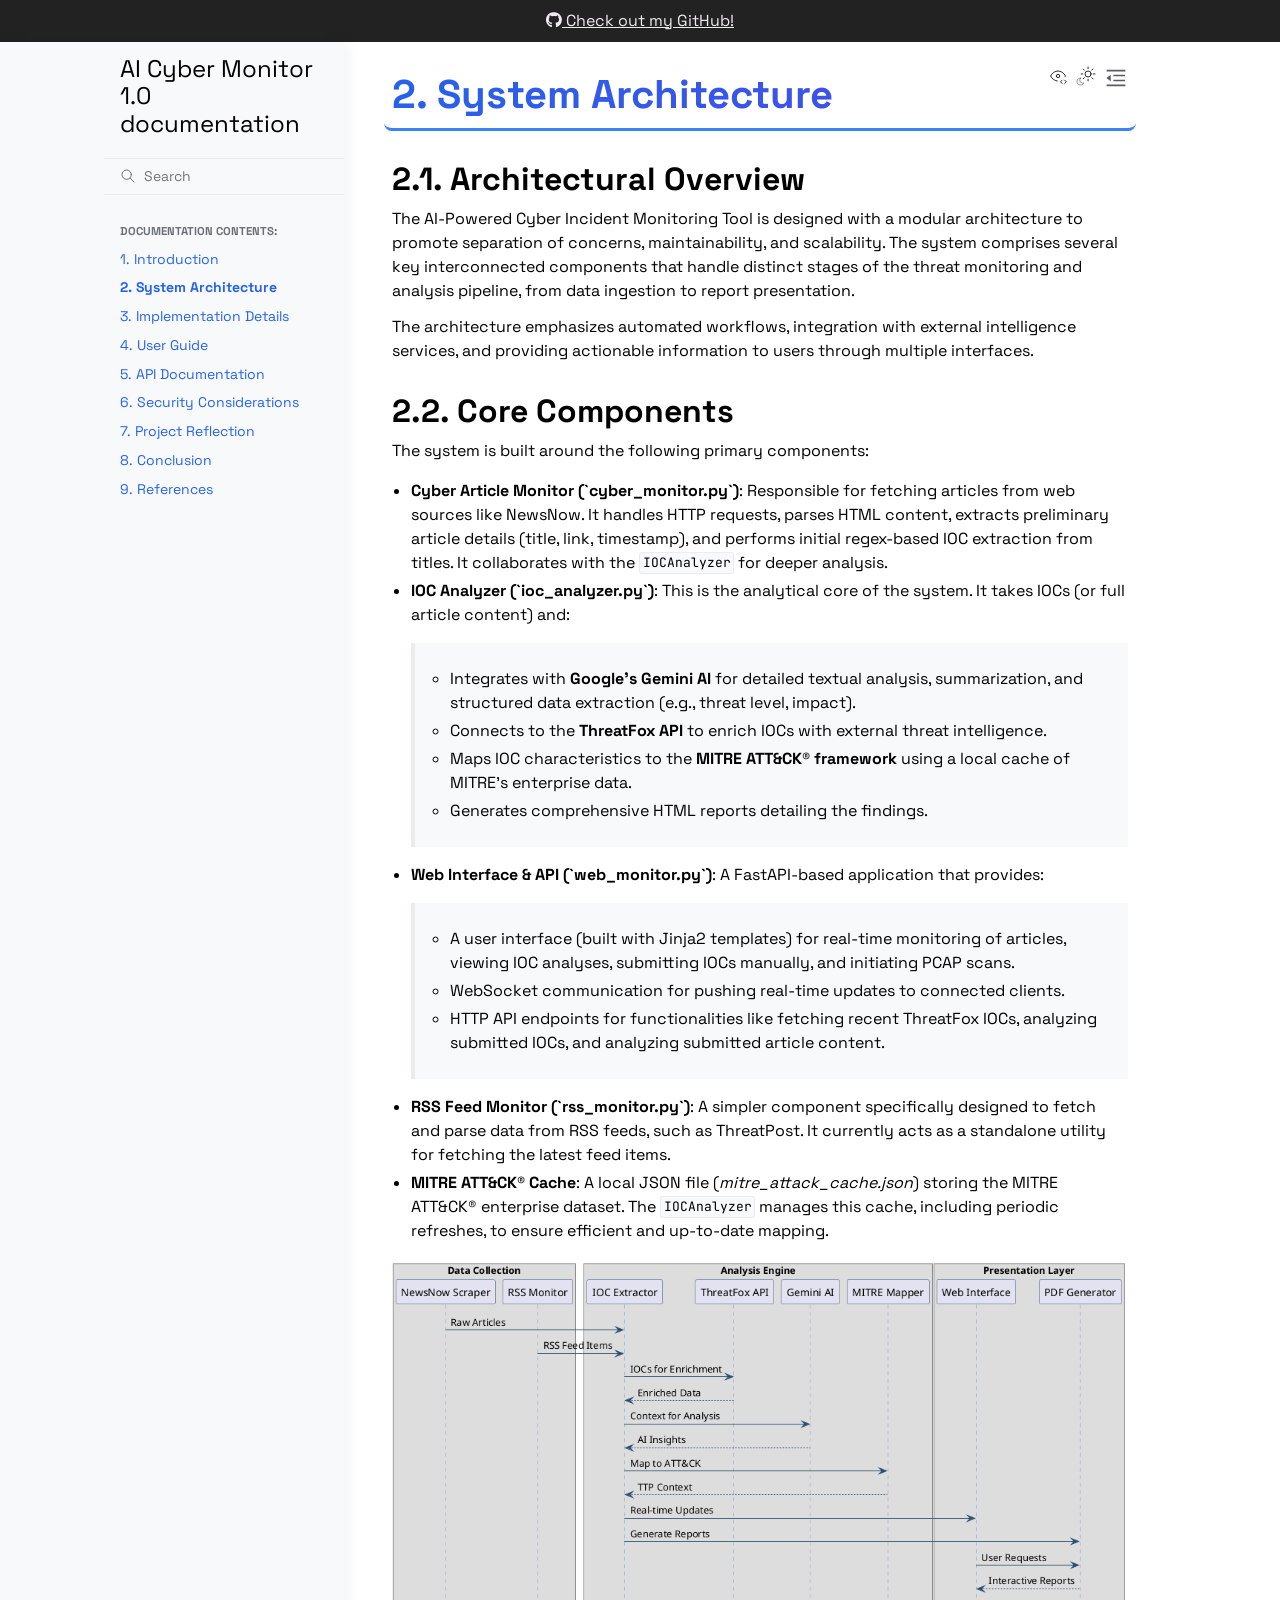
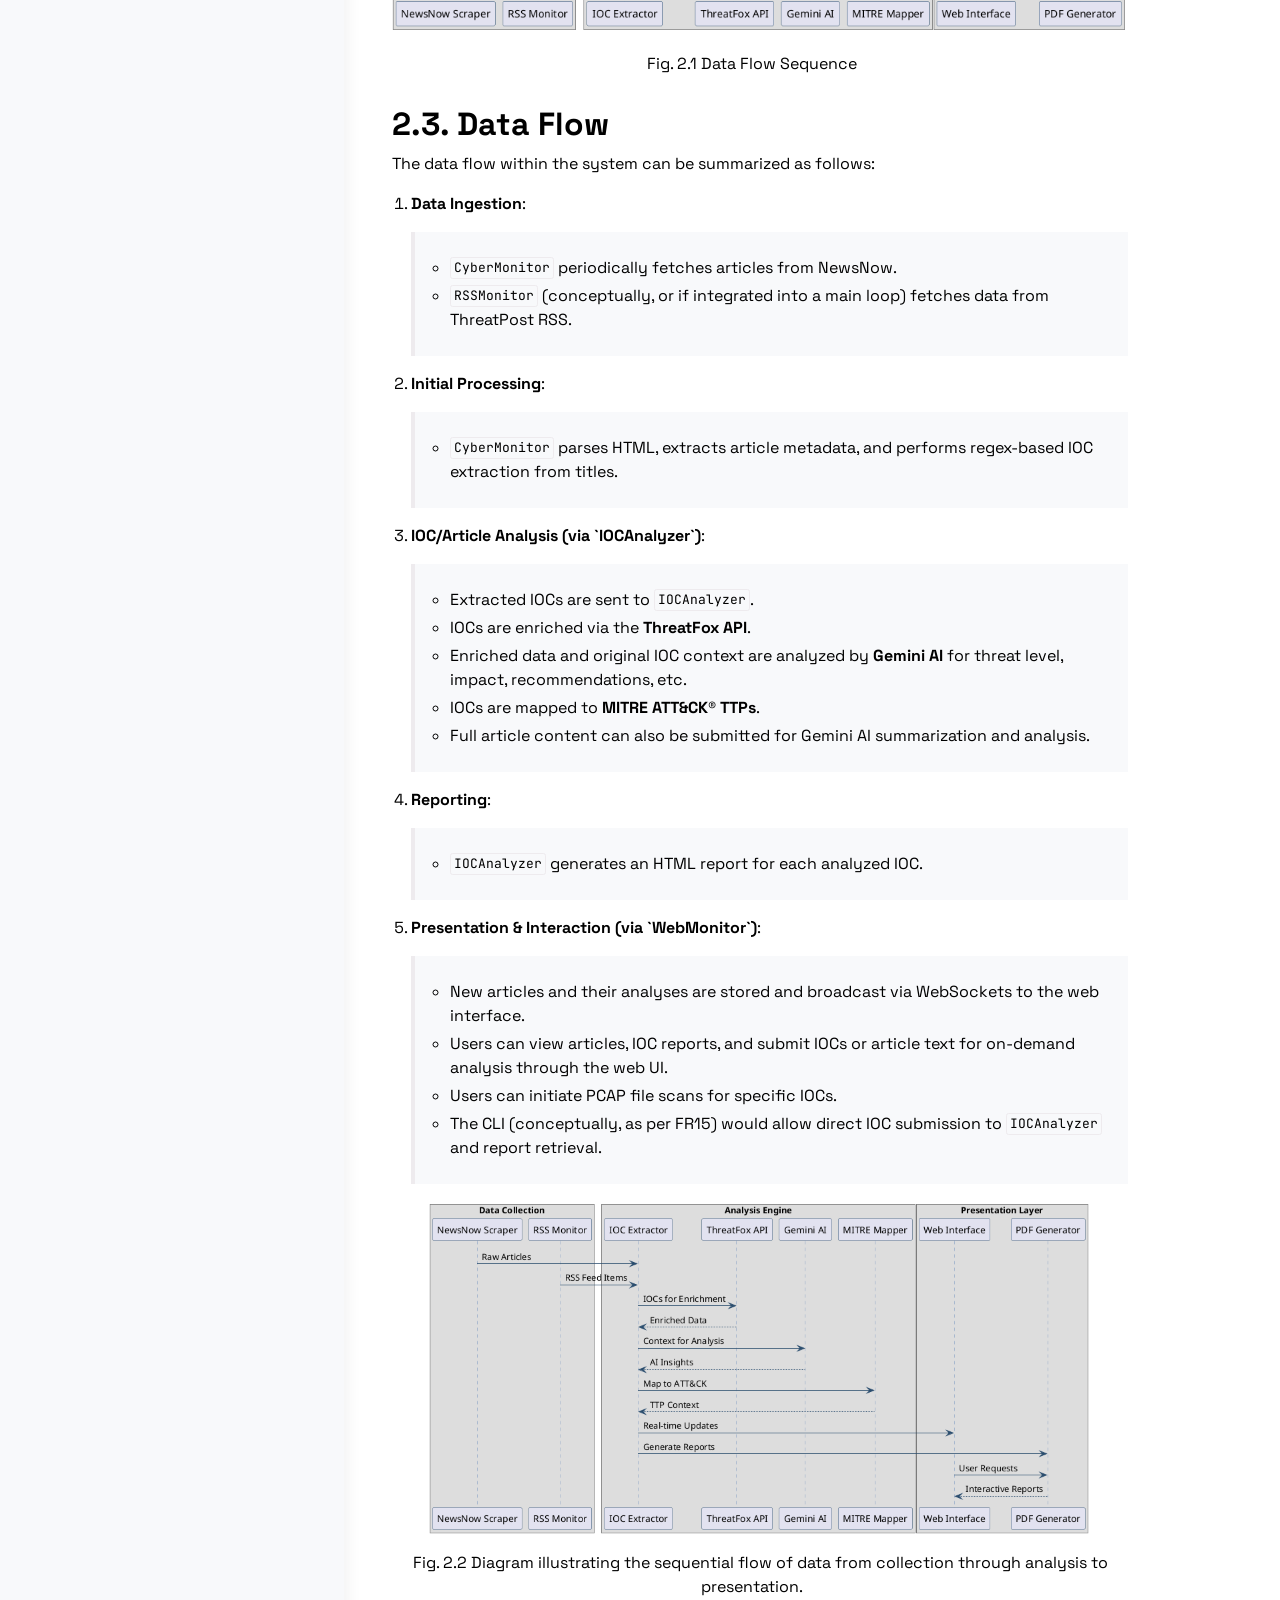
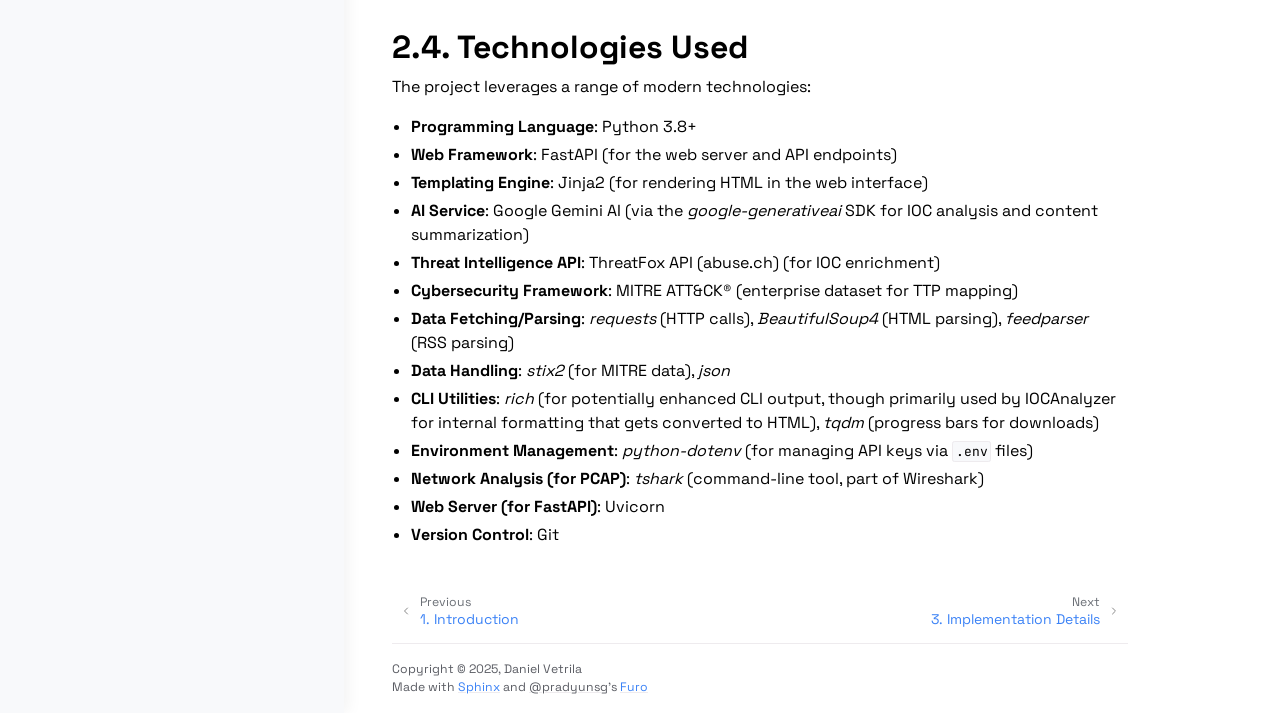
<file: architecture.html>
<!doctype html>
<html class="no-js" lang="en" data-content_root="./">
  <head><meta charset="utf-8"/>
    <meta name="viewport" content="width=device-width,initial-scale=1"/>
    <meta name="color-scheme" content="light dark"><meta name="viewport" content="width=device-width, initial-scale=1" />
<link rel="index" title="Index" href="genindex.html" /><link rel="search" title="Search" href="search.html" /><link rel="next" title="3. Implementation Details" href="implementation.html" /><link rel="prev" title="1. Introduction" href="introduction.html" />

    <!-- Generated with Sphinx 8.2.3 and Furo 2024.08.06 -->
        <title>2. System Architecture - AI Cyber Monitor 1.0 documentation</title>
      <link rel="stylesheet" type="text/css" href="_static/pygments.css?v=8f2a1f02" />
    <link rel="stylesheet" type="text/css" href="_static/styles/furo.css?v=354aac6f" />
    <link rel="stylesheet" type="text/css" href="_static/copybutton.css?v=76b2166b" />
    <link rel="stylesheet" type="text/css" href="_static/sphinx-design.min.css?v=95c83b7e" />
    <link rel="stylesheet" type="text/css" href="_static/styles/furo-extensions.css?v=302659d7" />
    <link rel="stylesheet" type="text/css" href="_static/css/modern.css?v=c84db6de" />
    <link rel="stylesheet" type="text/css" href="https://cdnjs.cloudflare.com/ajax/libs/font-awesome/6.4.0/css/all.min.css" />
    
    


<style>
  body {
    --color-code-background: #f8f8f8;
  --color-code-foreground: black;
  --color-brand-primary: #2563eb;
  --color-brand-secondary: #4f46e5;
  --color-brand-content: #3b82f6;
  --color-api-name: #4f46e5;
  --color-api-pre-name: #3b82f6;
  --color-link: #3b82f6;
  --font-stack: 'Space Grotesk', system-ui, -apple-system, Segoe UI, Roboto, sans-serif;
  --font-stack--monospace: 'JetBrains Mono', monospace;
  --sidebar-item-spacing-vertical: 0.4rem;
  --content-padding: 2rem;
  --gradient-primary: linear-gradient(135deg, #2563eb 0%, #4f46e5 100%);
  
  }
  @media not print {
    body[data-theme="dark"] {
      --color-code-background: #202020;
  --color-code-foreground: #d0d0d0;
  --color-brand-primary: #818cf8;
  --color-brand-secondary: #6366f1;
  --color-brand-content: #818cf8;
  --color-background-primary: #0f172a;
  --color-background-secondary: #1e293b;
  
    }
    @media (prefers-color-scheme: dark) {
      body:not([data-theme="light"]) {
        --color-code-background: #202020;
  --color-code-foreground: #d0d0d0;
  --color-brand-primary: #818cf8;
  --color-brand-secondary: #6366f1;
  --color-brand-content: #818cf8;
  --color-background-primary: #0f172a;
  --color-background-secondary: #1e293b;
  
      }
    }
  }
</style></head>
  <body>
    
    <script>
      document.body.dataset.theme = localStorage.getItem("theme") || "auto";
    </script>
    

<svg xmlns="http://www.w3.org/2000/svg" style="display: none;">
  <symbol id="svg-toc" viewBox="0 0 24 24">
    <title>Contents</title>
    <svg stroke="currentColor" fill="currentColor" stroke-width="0" viewBox="0 0 1024 1024">
      <path d="M408 442h480c4.4 0 8-3.6 8-8v-56c0-4.4-3.6-8-8-8H408c-4.4 0-8 3.6-8 8v56c0 4.4 3.6 8 8 8zm-8 204c0 4.4 3.6 8 8 8h480c4.4 0 8-3.6 8-8v-56c0-4.4-3.6-8-8-8H408c-4.4 0-8 3.6-8 8v56zm504-486H120c-4.4 0-8 3.6-8 8v56c0 4.4 3.6 8 8 8h784c4.4 0 8-3.6 8-8v-56c0-4.4-3.6-8-8-8zm0 632H120c-4.4 0-8 3.6-8 8v56c0 4.4 3.6 8 8 8h784c4.4 0 8-3.6 8-8v-56c0-4.4-3.6-8-8-8zM115.4 518.9L271.7 642c5.8 4.6 14.4.5 14.4-6.9V388.9c0-7.4-8.5-11.5-14.4-6.9L115.4 505.1a8.74 8.74 0 0 0 0 13.8z"/>
    </svg>
  </symbol>
  <symbol id="svg-menu" viewBox="0 0 24 24">
    <title>Menu</title>
    <svg xmlns="http://www.w3.org/2000/svg" viewBox="0 0 24 24" fill="none" stroke="currentColor"
      stroke-width="2" stroke-linecap="round" stroke-linejoin="round" class="feather-menu">
      <line x1="3" y1="12" x2="21" y2="12"></line>
      <line x1="3" y1="6" x2="21" y2="6"></line>
      <line x1="3" y1="18" x2="21" y2="18"></line>
    </svg>
  </symbol>
  <symbol id="svg-arrow-right" viewBox="0 0 24 24">
    <title>Expand</title>
    <svg xmlns="http://www.w3.org/2000/svg" viewBox="0 0 24 24" fill="none" stroke="currentColor"
      stroke-width="2" stroke-linecap="round" stroke-linejoin="round" class="feather-chevron-right">
      <polyline points="9 18 15 12 9 6"></polyline>
    </svg>
  </symbol>
  <symbol id="svg-sun" viewBox="0 0 24 24">
    <title>Light mode</title>
    <svg xmlns="http://www.w3.org/2000/svg" viewBox="0 0 24 24" fill="none" stroke="currentColor"
      stroke-width="1" stroke-linecap="round" stroke-linejoin="round" class="feather-sun">
      <circle cx="12" cy="12" r="5"></circle>
      <line x1="12" y1="1" x2="12" y2="3"></line>
      <line x1="12" y1="21" x2="12" y2="23"></line>
      <line x1="4.22" y1="4.22" x2="5.64" y2="5.64"></line>
      <line x1="18.36" y1="18.36" x2="19.78" y2="19.78"></line>
      <line x1="1" y1="12" x2="3" y2="12"></line>
      <line x1="21" y1="12" x2="23" y2="12"></line>
      <line x1="4.22" y1="19.78" x2="5.64" y2="18.36"></line>
      <line x1="18.36" y1="5.64" x2="19.78" y2="4.22"></line>
    </svg>
  </symbol>
  <symbol id="svg-moon" viewBox="0 0 24 24">
    <title>Dark mode</title>
    <svg xmlns="http://www.w3.org/2000/svg" viewBox="0 0 24 24" fill="none" stroke="currentColor"
      stroke-width="1" stroke-linecap="round" stroke-linejoin="round" class="icon-tabler-moon">
      <path stroke="none" d="M0 0h24v24H0z" fill="none" />
      <path d="M12 3c.132 0 .263 0 .393 0a7.5 7.5 0 0 0 7.92 12.446a9 9 0 1 1 -8.313 -12.454z" />
    </svg>
  </symbol>
  <symbol id="svg-sun-with-moon" viewBox="0 0 24 24">
    <title>Auto light/dark, in light mode</title>
    <svg xmlns="http://www.w3.org/2000/svg" viewBox="0 0 24 24" fill="none" stroke="currentColor"
      stroke-width="1" stroke-linecap="round" stroke-linejoin="round"
      class="icon-custom-derived-from-feather-sun-and-tabler-moon">
      <path style="opacity: 50%" d="M 5.411 14.504 C 5.471 14.504 5.532 14.504 5.591 14.504 C 3.639 16.319 4.383 19.569 6.931 20.352 C 7.693 20.586 8.512 20.551 9.25 20.252 C 8.023 23.207 4.056 23.725 2.11 21.184 C 0.166 18.642 1.702 14.949 4.874 14.536 C 5.051 14.512 5.231 14.5 5.411 14.5 L 5.411 14.504 Z"/>
      <line x1="14.5" y1="3.25" x2="14.5" y2="1.25"/>
      <line x1="14.5" y1="15.85" x2="14.5" y2="17.85"/>
      <line x1="10.044" y1="5.094" x2="8.63" y2="3.68"/>
      <line x1="19" y1="14.05" x2="20.414" y2="15.464"/>
      <line x1="8.2" y1="9.55" x2="6.2" y2="9.55"/>
      <line x1="20.8" y1="9.55" x2="22.8" y2="9.55"/>
      <line x1="10.044" y1="14.006" x2="8.63" y2="15.42"/>
      <line x1="19" y1="5.05" x2="20.414" y2="3.636"/>
      <circle cx="14.5" cy="9.55" r="3.6"/>
    </svg>
  </symbol>
  <symbol id="svg-moon-with-sun" viewBox="0 0 24 24">
    <title>Auto light/dark, in dark mode</title>
    <svg xmlns="http://www.w3.org/2000/svg" viewBox="0 0 24 24" fill="none" stroke="currentColor"
      stroke-width="1" stroke-linecap="round" stroke-linejoin="round"
      class="icon-custom-derived-from-feather-sun-and-tabler-moon">
      <path d="M 8.282 7.007 C 8.385 7.007 8.494 7.007 8.595 7.007 C 5.18 10.184 6.481 15.869 10.942 17.24 C 12.275 17.648 13.706 17.589 15 17.066 C 12.851 22.236 5.91 23.143 2.505 18.696 C -0.897 14.249 1.791 7.786 7.342 7.063 C 7.652 7.021 7.965 7 8.282 7 L 8.282 7.007 Z"/>
      <line style="opacity: 50%" x1="18" y1="3.705" x2="18" y2="2.5"/>
      <line style="opacity: 50%" x1="18" y1="11.295" x2="18" y2="12.5"/>
      <line style="opacity: 50%" x1="15.316" y1="4.816" x2="14.464" y2="3.964"/>
      <line style="opacity: 50%" x1="20.711" y1="10.212" x2="21.563" y2="11.063"/>
      <line style="opacity: 50%" x1="14.205" y1="7.5" x2="13.001" y2="7.5"/>
      <line style="opacity: 50%" x1="21.795" y1="7.5" x2="23" y2="7.5"/>
      <line style="opacity: 50%" x1="15.316" y1="10.184" x2="14.464" y2="11.036"/>
      <line style="opacity: 50%" x1="20.711" y1="4.789" x2="21.563" y2="3.937"/>
      <circle style="opacity: 50%" cx="18" cy="7.5" r="2.169"/>
    </svg>
  </symbol>
  <symbol id="svg-pencil" viewBox="0 0 24 24">
    <svg xmlns="http://www.w3.org/2000/svg" viewBox="0 0 24 24" fill="none" stroke="currentColor"
      stroke-width="1" stroke-linecap="round" stroke-linejoin="round" class="icon-tabler-pencil-code">
      <path d="M4 20h4l10.5 -10.5a2.828 2.828 0 1 0 -4 -4l-10.5 10.5v4" />
      <path d="M13.5 6.5l4 4" />
      <path d="M20 21l2 -2l-2 -2" />
      <path d="M17 17l-2 2l2 2" />
    </svg>
  </symbol>
  <symbol id="svg-eye" viewBox="0 0 24 24">
    <svg xmlns="http://www.w3.org/2000/svg" viewBox="0 0 24 24" fill="none" stroke="currentColor"
      stroke-width="1" stroke-linecap="round" stroke-linejoin="round" class="icon-tabler-eye-code">
      <path stroke="none" d="M0 0h24v24H0z" fill="none" />
      <path d="M10 12a2 2 0 1 0 4 0a2 2 0 0 0 -4 0" />
      <path
        d="M11.11 17.958c-3.209 -.307 -5.91 -2.293 -8.11 -5.958c2.4 -4 5.4 -6 9 -6c3.6 0 6.6 2 9 6c-.21 .352 -.427 .688 -.647 1.008" />
      <path d="M20 21l2 -2l-2 -2" />
      <path d="M17 17l-2 2l2 2" />
    </svg>
  </symbol>
</svg>

<input type="checkbox" class="sidebar-toggle" name="__navigation" id="__navigation">
<input type="checkbox" class="sidebar-toggle" name="__toc" id="__toc">
<label class="overlay sidebar-overlay" for="__navigation">
  <div class="visually-hidden">Hide navigation sidebar</div>
</label>
<label class="overlay toc-overlay" for="__toc">
  <div class="visually-hidden">Hide table of contents sidebar</div>
</label>

<a class="skip-to-content muted-link" href="#furo-main-content">Skip to content</a>

<div class="announcement">
  <aside class="announcement-content">
     <a href="https://github.com/GGal1leo"><i class="fa-brands fa-github"></i> Check out my GitHub!</a> 
  </aside>
</div>

<div class="page">
  <header class="mobile-header">
    <div class="header-left">
      <label class="nav-overlay-icon" for="__navigation">
        <div class="visually-hidden">Toggle site navigation sidebar</div>
        <i class="icon"><svg><use href="#svg-menu"></use></svg></i>
      </label>
    </div>
    <div class="header-center">
      <a href="index.html"><div class="brand">AI Cyber Monitor 1.0 documentation</div></a>
    </div>
    <div class="header-right">
      <div class="theme-toggle-container theme-toggle-header">
        <button class="theme-toggle">
          <div class="visually-hidden">Toggle Light / Dark / Auto color theme</div>
          <svg class="theme-icon-when-auto-light"><use href="#svg-sun-with-moon"></use></svg>
          <svg class="theme-icon-when-auto-dark"><use href="#svg-moon-with-sun"></use></svg>
          <svg class="theme-icon-when-dark"><use href="#svg-moon"></use></svg>
          <svg class="theme-icon-when-light"><use href="#svg-sun"></use></svg>
        </button>
      </div>
      <label class="toc-overlay-icon toc-header-icon" for="__toc">
        <div class="visually-hidden">Toggle table of contents sidebar</div>
        <i class="icon"><svg><use href="#svg-toc"></use></svg></i>
      </label>
    </div>
  </header>
  <aside class="sidebar-drawer">
    <div class="sidebar-container">
      
      <div class="sidebar-sticky"><a class="sidebar-brand" href="index.html">
  
  
  <span class="sidebar-brand-text">AI Cyber Monitor 1.0 documentation</span>
  
</a><form class="sidebar-search-container" method="get" action="search.html" role="search">
  <input class="sidebar-search" placeholder="Search" name="q" aria-label="Search">
  <input type="hidden" name="check_keywords" value="yes">
  <input type="hidden" name="area" value="default">
</form>
<div id="searchbox"></div><div class="sidebar-scroll"><div class="sidebar-tree">
  <p class="caption" role="heading"><span class="caption-text">Documentation Contents:</span></p>
<ul class="current">
<li class="toctree-l1"><a class="reference internal" href="introduction.html">1. Introduction</a></li>
<li class="toctree-l1 current current-page"><a class="current reference internal" href="#">2. System Architecture</a></li>
<li class="toctree-l1"><a class="reference internal" href="implementation.html">3. Implementation Details</a></li>
<li class="toctree-l1"><a class="reference internal" href="user-guide.html">4. User Guide</a></li>
<li class="toctree-l1"><a class="reference internal" href="api.html">5. API Documentation</a></li>
<li class="toctree-l1"><a class="reference internal" href="security.html">6. Security Considerations</a></li>
<li class="toctree-l1"><a class="reference internal" href="reflection.html">7. Project Reflection</a></li>
<li class="toctree-l1"><a class="reference internal" href="conclusion.html">8. Conclusion</a></li>
<li class="toctree-l1"><a class="reference internal" href="references.html">9. References</a></li>
</ul>

</div>
</div>

      </div>
      
    </div>
  </aside>
  <div class="main">
    <div class="content">
      <div class="article-container">
        <a href="#" class="back-to-top muted-link">
          <svg xmlns="http://www.w3.org/2000/svg" viewBox="0 0 24 24">
            <path d="M13 20h-2V8l-5.5 5.5-1.42-1.42L12 4.16l7.92 7.92-1.42 1.42L13 8v12z"></path>
          </svg>
          <span>Back to top</span>
        </a>
        <div class="content-icon-container">
          <div class="view-this-page">
  <a class="muted-link" href="_sources/architecture.rst.txt" title="View this page">
    <svg><use href="#svg-eye"></use></svg>
    <span class="visually-hidden">View this page</span>
  </a>
</div>
<div class="theme-toggle-container theme-toggle-content">
            <button class="theme-toggle">
              <div class="visually-hidden">Toggle Light / Dark / Auto color theme</div>
              <svg class="theme-icon-when-auto-light"><use href="#svg-sun-with-moon"></use></svg>
              <svg class="theme-icon-when-auto-dark"><use href="#svg-moon-with-sun"></use></svg>
              <svg class="theme-icon-when-dark"><use href="#svg-moon"></use></svg>
              <svg class="theme-icon-when-light"><use href="#svg-sun"></use></svg>
            </button>
          </div>
          <label class="toc-overlay-icon toc-content-icon" for="__toc">
            <div class="visually-hidden">Toggle table of contents sidebar</div>
            <i class="icon"><svg><use href="#svg-toc"></use></svg></i>
          </label>
        </div>
        <article role="main" id="furo-main-content">
          <section id="system-architecture">
<span id="id1"></span><h1><span class="section-number">2. </span>System Architecture<a class="headerlink" href="#system-architecture" title="Link to this heading">¶</a></h1>
<section id="architectural-overview">
<span id="arch-overview"></span><h2><span class="section-number">2.1. </span>Architectural Overview<a class="headerlink" href="#architectural-overview" title="Link to this heading">¶</a></h2>
<p>The AI-Powered Cyber Incident Monitoring Tool is designed with a modular architecture to promote separation of concerns, maintainability, and scalability. The system comprises several key interconnected components that handle distinct stages of the threat monitoring and analysis pipeline, from data ingestion to report presentation.</p>
<p>The architecture emphasizes automated workflows, integration with external intelligence services, and providing actionable information to users through multiple interfaces.</p>
</section>
<section id="core-components">
<span id="arch-core-components"></span><h2><span class="section-number">2.2. </span>Core Components<a class="headerlink" href="#core-components" title="Link to this heading">¶</a></h2>
<p>The system is built around the following primary components:</p>
<ul>
<li><p><strong>Cyber Article Monitor (`cyber_monitor.py`)</strong>: Responsible for fetching articles from web sources like NewsNow. It handles HTTP requests, parses HTML content, extracts preliminary article details (title, link, timestamp), and performs initial regex-based IOC extraction from titles. It collaborates with the <code class="docutils literal notranslate"><span class="pre">IOCAnalyzer</span></code> for deeper analysis.</p></li>
<li><p><strong>IOC Analyzer (`ioc_analyzer.py`)</strong>: This is the analytical core of the system. It takes IOCs (or full article content) and:</p>
<blockquote>
<div><ul class="simple">
<li><p>Integrates with <strong>Google’s Gemini AI</strong> for detailed textual analysis, summarization, and structured data extraction (e.g., threat level, impact).</p></li>
<li><p>Connects to the <strong>ThreatFox API</strong> to enrich IOCs with external threat intelligence.</p></li>
<li><p>Maps IOC characteristics to the <strong>MITRE ATT&amp;CK® framework</strong> using a local cache of MITRE’s enterprise data.</p></li>
<li><p>Generates comprehensive HTML reports detailing the findings.</p></li>
</ul>
</div></blockquote>
</li>
<li><p><strong>Web Interface &amp; API (`web_monitor.py`)</strong>: A FastAPI-based application that provides:</p>
<blockquote>
<div><ul class="simple">
<li><p>A user interface (built with Jinja2 templates) for real-time monitoring of articles, viewing IOC analyses, submitting IOCs manually, and initiating PCAP scans.</p></li>
<li><p>WebSocket communication for pushing real-time updates to connected clients.</p></li>
<li><p>HTTP API endpoints for functionalities like fetching recent ThreatFox IOCs, analyzing submitted IOCs, and analyzing submitted article content.</p></li>
</ul>
</div></blockquote>
</li>
<li><p><strong>RSS Feed Monitor (`rss_monitor.py`)</strong>: A simpler component specifically designed to fetch and parse data from RSS feeds, such as ThreatPost. It currently acts as a standalone utility for fetching the latest feed items.</p></li>
<li><p><strong>MITRE ATT&amp;CK® Cache</strong>: A local JSON file (<cite>mitre_attack_cache.json</cite>) storing the MITRE ATT&amp;CK® enterprise dataset. The <code class="docutils literal notranslate"><span class="pre">IOCAnalyzer</span></code> manages this cache, including periodic refreshes, to ensure efficient and up-to-date mapping.</p></li>
</ul>
<figure class="align-default" id="id2">
<p class="plantuml">
<a href="_images/plantuml-cd03ac2db4033a9b408e9d74d6fd179d1d2253f2.png"><img src="_images/plantuml-cd03ac2db4033a9b408e9d74d6fd179d1d2253f2.png" alt="&#64;startuml
skinparam backgroundColor #FFFFFF
skinparam sequenceArrowColor #2A4D6E
skinparam sequenceLifeLineBorderColor #6C8EBF
skinparam sequenceParticipantBorderColor #2A4D6E

box &quot;Data Collection&quot;
participant &quot;NewsNow Scraper&quot; as NS
participant &quot;RSS Monitor&quot; as RM
end box

box &quot;Analysis Engine&quot;
participant &quot;IOC Extractor&quot; as IE
participant &quot;ThreatFox API&quot; as TF
participant &quot;Gemini AI&quot; as GA
participant &quot;MITRE Mapper&quot; as MM
end box

box &quot;Presentation Layer&quot;
participant &quot;Web Interface&quot; as WI
participant &quot;PDF Generator&quot; as PG
end box

NS -&gt; IE : Raw Articles
RM -&gt; IE : RSS Feed Items
IE -&gt; TF : IOCs for Enrichment
TF --&gt; IE : Enriched Data
IE -&gt; GA : Context for Analysis
GA --&gt; IE : AI Insights
IE -&gt; MM : Map to ATT&amp;CK
MM --&gt; IE : TTP Context
IE -&gt; WI : Real-time Updates
IE -&gt; PG : Generate Reports
WI -&gt; PG : User Requests
PG --&gt; WI : Interactive Reports
&#64;enduml" style="width: 800.0px"/></a>
</p>
<figcaption>
<p><span class="caption-number">Fig. 2.1 </span><span class="caption-text">Data Flow Sequence</span><a class="headerlink" href="#id2" title="Link to this image">¶</a></p>
</figcaption>
</figure>
</section>
<section id="data-flow">
<span id="arch-data-flow"></span><h2><span class="section-number">2.3. </span>Data Flow<a class="headerlink" href="#data-flow" title="Link to this heading">¶</a></h2>
<p>The data flow within the system can be summarized as follows:</p>
<ol class="arabic">
<li><p><strong>Data Ingestion</strong>:</p>
<blockquote>
<div><ul class="simple">
<li><p><code class="docutils literal notranslate"><span class="pre">CyberMonitor</span></code> periodically fetches articles from NewsNow.</p></li>
<li><p><code class="docutils literal notranslate"><span class="pre">RSSMonitor</span></code> (conceptually, or if integrated into a main loop) fetches data from ThreatPost RSS.</p></li>
</ul>
</div></blockquote>
</li>
<li><p><strong>Initial Processing</strong>:</p>
<blockquote>
<div><ul class="simple">
<li><p><code class="docutils literal notranslate"><span class="pre">CyberMonitor</span></code> parses HTML, extracts article metadata, and performs regex-based IOC extraction from titles.</p></li>
</ul>
</div></blockquote>
</li>
<li><p><strong>IOC/Article Analysis (via `IOCAnalyzer`)</strong>:</p>
<blockquote>
<div><ul class="simple">
<li><p>Extracted IOCs are sent to <code class="docutils literal notranslate"><span class="pre">IOCAnalyzer</span></code>.</p></li>
<li><p>IOCs are enriched via the <strong>ThreatFox API</strong>.</p></li>
<li><p>Enriched data and original IOC context are analyzed by <strong>Gemini AI</strong> for threat level, impact, recommendations, etc.</p></li>
<li><p>IOCs are mapped to <strong>MITRE ATT&amp;CK® TTPs</strong>.</p></li>
<li><p>Full article content can also be submitted for Gemini AI summarization and analysis.</p></li>
</ul>
</div></blockquote>
</li>
<li><p><strong>Reporting</strong>:</p>
<blockquote>
<div><ul class="simple">
<li><p><code class="docutils literal notranslate"><span class="pre">IOCAnalyzer</span></code> generates an HTML report for each analyzed IOC.</p></li>
</ul>
</div></blockquote>
</li>
<li><p><strong>Presentation &amp; Interaction (via `WebMonitor`)</strong>:</p>
<blockquote>
<div><ul class="simple">
<li><p>New articles and their analyses are stored and broadcast via WebSockets to the web interface.</p></li>
<li><p>Users can view articles, IOC reports, and submit IOCs or article text for on-demand analysis through the web UI.</p></li>
<li><p>Users can initiate PCAP file scans for specific IOCs.</p></li>
<li><p>The CLI (conceptually, as per FR15) would allow direct IOC submission to <code class="docutils literal notranslate"><span class="pre">IOCAnalyzer</span></code> and report retrieval.</p></li>
</ul>
</div></blockquote>
</li>
</ol>
<figure class="align-center" id="id3">
<a class="reference internal image-reference" href="_images/data_flow_diagram.png"><img alt="Data Flow Diagram" src="_images/data_flow_diagram.png" style="width: 90%;" />
</a>
<figcaption>
<p><span class="caption-number">Fig. 2.2 </span><span class="caption-text">Diagram illustrating the sequential flow of data from collection through analysis to presentation.</span><a class="headerlink" href="#id3" title="Link to this image">¶</a></p>
</figcaption>
</figure>
</section>
<section id="technologies-used">
<span id="arch-technologies"></span><h2><span class="section-number">2.4. </span>Technologies Used<a class="headerlink" href="#technologies-used" title="Link to this heading">¶</a></h2>
<p>The project leverages a range of modern technologies:</p>
<ul class="simple">
<li><p><strong>Programming Language</strong>: Python 3.8+</p></li>
<li><p><strong>Web Framework</strong>: FastAPI (for the web server and API endpoints)</p></li>
<li><p><strong>Templating Engine</strong>: Jinja2 (for rendering HTML in the web interface)</p></li>
<li><p><strong>AI Service</strong>: Google Gemini AI (via the <cite>google-generativeai</cite> SDK for IOC analysis and content summarization)</p></li>
<li><p><strong>Threat Intelligence API</strong>: ThreatFox API (abuse.ch) (for IOC enrichment)</p></li>
<li><p><strong>Cybersecurity Framework</strong>: MITRE ATT&amp;CK® (enterprise dataset for TTP mapping)</p></li>
<li><p><strong>Data Fetching/Parsing</strong>: <cite>requests</cite> (HTTP calls), <cite>BeautifulSoup4</cite> (HTML parsing), <cite>feedparser</cite> (RSS parsing)</p></li>
<li><p><strong>Data Handling</strong>: <cite>stix2</cite> (for MITRE data), <cite>json</cite></p></li>
<li><p><strong>CLI Utilities</strong>: <cite>rich</cite> (for potentially enhanced CLI output, though primarily used by IOCAnalyzer for internal formatting that gets converted to HTML), <cite>tqdm</cite> (progress bars for downloads)</p></li>
<li><p><strong>Environment Management</strong>: <cite>python-dotenv</cite> (for managing API keys via <code class="docutils literal notranslate"><span class="pre">.env</span></code> files)</p></li>
<li><p><strong>Network Analysis (for PCAP)</strong>: <cite>tshark</cite> (command-line tool, part of Wireshark)</p></li>
<li><p><strong>Web Server (for FastAPI)</strong>: Uvicorn</p></li>
<li><p><strong>Version Control</strong>: Git</p></li>
</ul>
</section>
</section>

        </article>
      </div>
      <footer>
        
        <div class="related-pages">
          <a class="next-page" href="implementation.html">
              <div class="page-info">
                <div class="context">
                  <span>Next</span>
                </div>
                <div class="title"><span class="section-number">3. </span>Implementation Details</div>
              </div>
              <svg class="furo-related-icon"><use href="#svg-arrow-right"></use></svg>
            </a>
          <a class="prev-page" href="introduction.html">
              <svg class="furo-related-icon"><use href="#svg-arrow-right"></use></svg>
              <div class="page-info">
                <div class="context">
                  <span>Previous</span>
                </div>
                
                <div class="title"><span class="section-number">1. </span>Introduction</div>
                
              </div>
            </a>
        </div>
        <div class="bottom-of-page">
          <div class="left-details">
            <div class="copyright">
                Copyright &#169; 2025, Daniel Vetrila
            </div>
            Made with <a href="https://www.sphinx-doc.org/">Sphinx</a> and <a class="muted-link" href="https://pradyunsg.me">@pradyunsg</a>'s
            
            <a href="https://github.com/pradyunsg/furo">Furo</a>
            
          </div>
          <div class="right-details">
            
          </div>
        </div>
        
      </footer>
    </div>
    <aside class="toc-drawer">
      
      
      <div class="toc-sticky toc-scroll">
        <div class="toc-title-container">
          <span class="toc-title">
            On this page
          </span>
        </div>
        <div class="toc-tree-container">
          <div class="toc-tree">
            <ul>
<li><a class="reference internal" href="#">2. System Architecture</a><ul>
<li><a class="reference internal" href="#architectural-overview">2.1. Architectural Overview</a></li>
<li><a class="reference internal" href="#core-components">2.2. Core Components</a></li>
<li><a class="reference internal" href="#data-flow">2.3. Data Flow</a></li>
<li><a class="reference internal" href="#technologies-used">2.4. Technologies Used</a></li>
</ul>
</li>
</ul>

          </div>
        </div>
      </div>
      
      
    </aside>
  </div>
</div><script src="_static/documentation_options.js?v=d6b6a36a"></script>
    <script src="_static/doctools.js?v=9bcbadda"></script>
    <script src="_static/sphinx_highlight.js?v=dc90522c"></script>
    <script src="_static/scripts/furo.js?v=5fa4622c"></script>
    <script src="_static/clipboard.min.js?v=a7894cd8"></script>
    <script src="_static/copybutton.js?v=f281be69"></script>
    <script src="_static/design-tabs.js?v=f930bc37"></script>
    </body>
</html>
</file>
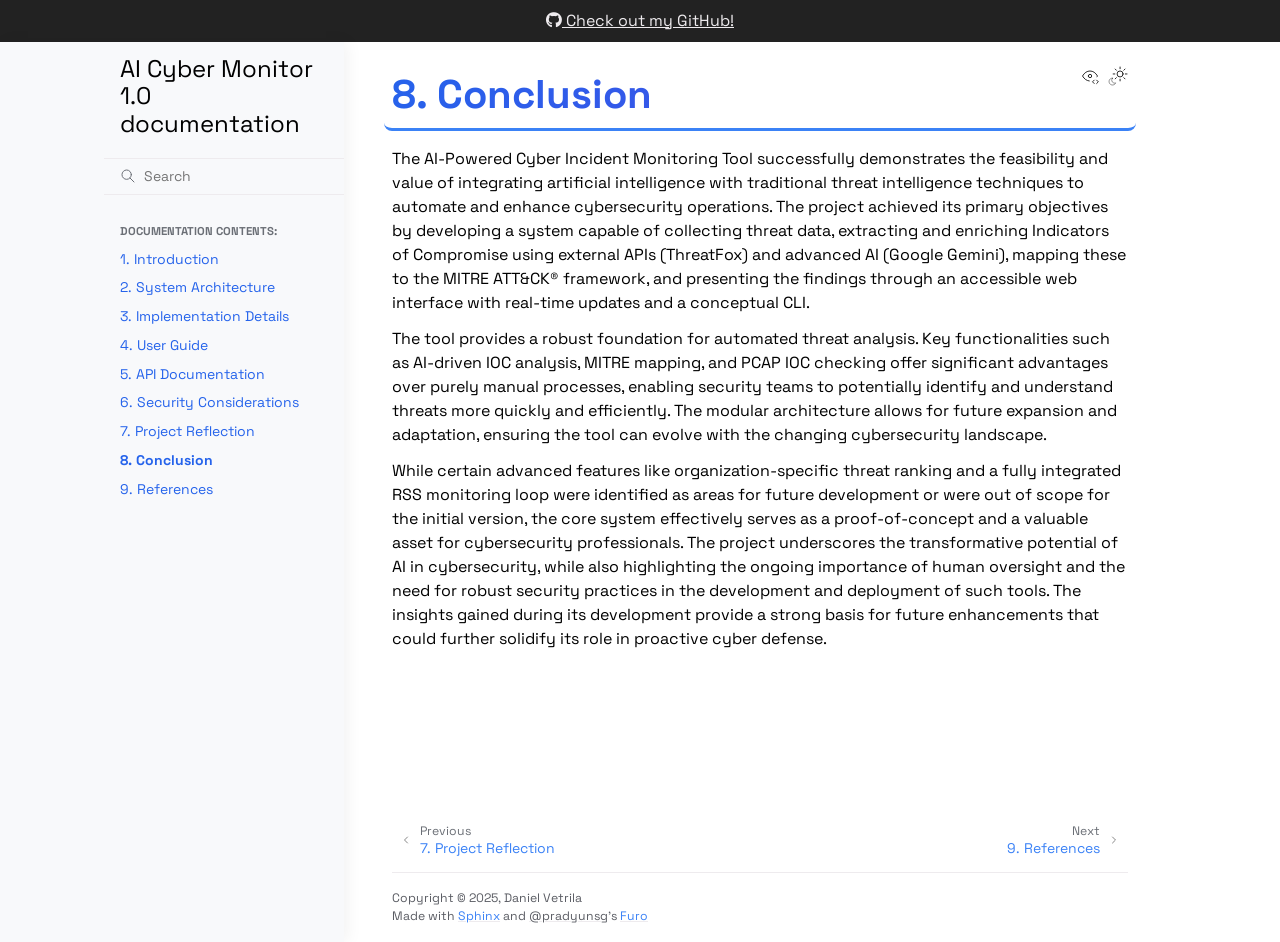
<file: conclusion.html>
<!doctype html>
<html class="no-js" lang="en" data-content_root="./">
  <head><meta charset="utf-8"/>
    <meta name="viewport" content="width=device-width,initial-scale=1"/>
    <meta name="color-scheme" content="light dark"><meta name="viewport" content="width=device-width, initial-scale=1" />
<link rel="index" title="Index" href="genindex.html" /><link rel="search" title="Search" href="search.html" /><link rel="next" title="9. References" href="references.html" /><link rel="prev" title="7. Project Reflection" href="reflection.html" />

    <!-- Generated with Sphinx 8.2.3 and Furo 2024.08.06 -->
        <title>8. Conclusion - AI Cyber Monitor 1.0 documentation</title>
      <link rel="stylesheet" type="text/css" href="_static/pygments.css?v=8f2a1f02" />
    <link rel="stylesheet" type="text/css" href="_static/styles/furo.css?v=354aac6f" />
    <link rel="stylesheet" type="text/css" href="_static/copybutton.css?v=76b2166b" />
    <link rel="stylesheet" type="text/css" href="_static/sphinx-design.min.css?v=95c83b7e" />
    <link rel="stylesheet" type="text/css" href="_static/styles/furo-extensions.css?v=302659d7" />
    <link rel="stylesheet" type="text/css" href="_static/css/modern.css?v=c84db6de" />
    <link rel="stylesheet" type="text/css" href="https://cdnjs.cloudflare.com/ajax/libs/font-awesome/6.4.0/css/all.min.css" />
    
    


<style>
  body {
    --color-code-background: #f8f8f8;
  --color-code-foreground: black;
  --color-brand-primary: #2563eb;
  --color-brand-secondary: #4f46e5;
  --color-brand-content: #3b82f6;
  --color-api-name: #4f46e5;
  --color-api-pre-name: #3b82f6;
  --color-link: #3b82f6;
  --font-stack: 'Space Grotesk', system-ui, -apple-system, Segoe UI, Roboto, sans-serif;
  --font-stack--monospace: 'JetBrains Mono', monospace;
  --sidebar-item-spacing-vertical: 0.4rem;
  --content-padding: 2rem;
  --gradient-primary: linear-gradient(135deg, #2563eb 0%, #4f46e5 100%);
  
  }
  @media not print {
    body[data-theme="dark"] {
      --color-code-background: #202020;
  --color-code-foreground: #d0d0d0;
  --color-brand-primary: #818cf8;
  --color-brand-secondary: #6366f1;
  --color-brand-content: #818cf8;
  --color-background-primary: #0f172a;
  --color-background-secondary: #1e293b;
  
    }
    @media (prefers-color-scheme: dark) {
      body:not([data-theme="light"]) {
        --color-code-background: #202020;
  --color-code-foreground: #d0d0d0;
  --color-brand-primary: #818cf8;
  --color-brand-secondary: #6366f1;
  --color-brand-content: #818cf8;
  --color-background-primary: #0f172a;
  --color-background-secondary: #1e293b;
  
      }
    }
  }
</style></head>
  <body>
    
    <script>
      document.body.dataset.theme = localStorage.getItem("theme") || "auto";
    </script>
    

<svg xmlns="http://www.w3.org/2000/svg" style="display: none;">
  <symbol id="svg-toc" viewBox="0 0 24 24">
    <title>Contents</title>
    <svg stroke="currentColor" fill="currentColor" stroke-width="0" viewBox="0 0 1024 1024">
      <path d="M408 442h480c4.4 0 8-3.6 8-8v-56c0-4.4-3.6-8-8-8H408c-4.4 0-8 3.6-8 8v56c0 4.4 3.6 8 8 8zm-8 204c0 4.4 3.6 8 8 8h480c4.4 0 8-3.6 8-8v-56c0-4.4-3.6-8-8-8H408c-4.4 0-8 3.6-8 8v56zm504-486H120c-4.4 0-8 3.6-8 8v56c0 4.4 3.6 8 8 8h784c4.4 0 8-3.6 8-8v-56c0-4.4-3.6-8-8-8zm0 632H120c-4.4 0-8 3.6-8 8v56c0 4.4 3.6 8 8 8h784c4.4 0 8-3.6 8-8v-56c0-4.4-3.6-8-8-8zM115.4 518.9L271.7 642c5.8 4.6 14.4.5 14.4-6.9V388.9c0-7.4-8.5-11.5-14.4-6.9L115.4 505.1a8.74 8.74 0 0 0 0 13.8z"/>
    </svg>
  </symbol>
  <symbol id="svg-menu" viewBox="0 0 24 24">
    <title>Menu</title>
    <svg xmlns="http://www.w3.org/2000/svg" viewBox="0 0 24 24" fill="none" stroke="currentColor"
      stroke-width="2" stroke-linecap="round" stroke-linejoin="round" class="feather-menu">
      <line x1="3" y1="12" x2="21" y2="12"></line>
      <line x1="3" y1="6" x2="21" y2="6"></line>
      <line x1="3" y1="18" x2="21" y2="18"></line>
    </svg>
  </symbol>
  <symbol id="svg-arrow-right" viewBox="0 0 24 24">
    <title>Expand</title>
    <svg xmlns="http://www.w3.org/2000/svg" viewBox="0 0 24 24" fill="none" stroke="currentColor"
      stroke-width="2" stroke-linecap="round" stroke-linejoin="round" class="feather-chevron-right">
      <polyline points="9 18 15 12 9 6"></polyline>
    </svg>
  </symbol>
  <symbol id="svg-sun" viewBox="0 0 24 24">
    <title>Light mode</title>
    <svg xmlns="http://www.w3.org/2000/svg" viewBox="0 0 24 24" fill="none" stroke="currentColor"
      stroke-width="1" stroke-linecap="round" stroke-linejoin="round" class="feather-sun">
      <circle cx="12" cy="12" r="5"></circle>
      <line x1="12" y1="1" x2="12" y2="3"></line>
      <line x1="12" y1="21" x2="12" y2="23"></line>
      <line x1="4.22" y1="4.22" x2="5.64" y2="5.64"></line>
      <line x1="18.36" y1="18.36" x2="19.78" y2="19.78"></line>
      <line x1="1" y1="12" x2="3" y2="12"></line>
      <line x1="21" y1="12" x2="23" y2="12"></line>
      <line x1="4.22" y1="19.78" x2="5.64" y2="18.36"></line>
      <line x1="18.36" y1="5.64" x2="19.78" y2="4.22"></line>
    </svg>
  </symbol>
  <symbol id="svg-moon" viewBox="0 0 24 24">
    <title>Dark mode</title>
    <svg xmlns="http://www.w3.org/2000/svg" viewBox="0 0 24 24" fill="none" stroke="currentColor"
      stroke-width="1" stroke-linecap="round" stroke-linejoin="round" class="icon-tabler-moon">
      <path stroke="none" d="M0 0h24v24H0z" fill="none" />
      <path d="M12 3c.132 0 .263 0 .393 0a7.5 7.5 0 0 0 7.92 12.446a9 9 0 1 1 -8.313 -12.454z" />
    </svg>
  </symbol>
  <symbol id="svg-sun-with-moon" viewBox="0 0 24 24">
    <title>Auto light/dark, in light mode</title>
    <svg xmlns="http://www.w3.org/2000/svg" viewBox="0 0 24 24" fill="none" stroke="currentColor"
      stroke-width="1" stroke-linecap="round" stroke-linejoin="round"
      class="icon-custom-derived-from-feather-sun-and-tabler-moon">
      <path style="opacity: 50%" d="M 5.411 14.504 C 5.471 14.504 5.532 14.504 5.591 14.504 C 3.639 16.319 4.383 19.569 6.931 20.352 C 7.693 20.586 8.512 20.551 9.25 20.252 C 8.023 23.207 4.056 23.725 2.11 21.184 C 0.166 18.642 1.702 14.949 4.874 14.536 C 5.051 14.512 5.231 14.5 5.411 14.5 L 5.411 14.504 Z"/>
      <line x1="14.5" y1="3.25" x2="14.5" y2="1.25"/>
      <line x1="14.5" y1="15.85" x2="14.5" y2="17.85"/>
      <line x1="10.044" y1="5.094" x2="8.63" y2="3.68"/>
      <line x1="19" y1="14.05" x2="20.414" y2="15.464"/>
      <line x1="8.2" y1="9.55" x2="6.2" y2="9.55"/>
      <line x1="20.8" y1="9.55" x2="22.8" y2="9.55"/>
      <line x1="10.044" y1="14.006" x2="8.63" y2="15.42"/>
      <line x1="19" y1="5.05" x2="20.414" y2="3.636"/>
      <circle cx="14.5" cy="9.55" r="3.6"/>
    </svg>
  </symbol>
  <symbol id="svg-moon-with-sun" viewBox="0 0 24 24">
    <title>Auto light/dark, in dark mode</title>
    <svg xmlns="http://www.w3.org/2000/svg" viewBox="0 0 24 24" fill="none" stroke="currentColor"
      stroke-width="1" stroke-linecap="round" stroke-linejoin="round"
      class="icon-custom-derived-from-feather-sun-and-tabler-moon">
      <path d="M 8.282 7.007 C 8.385 7.007 8.494 7.007 8.595 7.007 C 5.18 10.184 6.481 15.869 10.942 17.24 C 12.275 17.648 13.706 17.589 15 17.066 C 12.851 22.236 5.91 23.143 2.505 18.696 C -0.897 14.249 1.791 7.786 7.342 7.063 C 7.652 7.021 7.965 7 8.282 7 L 8.282 7.007 Z"/>
      <line style="opacity: 50%" x1="18" y1="3.705" x2="18" y2="2.5"/>
      <line style="opacity: 50%" x1="18" y1="11.295" x2="18" y2="12.5"/>
      <line style="opacity: 50%" x1="15.316" y1="4.816" x2="14.464" y2="3.964"/>
      <line style="opacity: 50%" x1="20.711" y1="10.212" x2="21.563" y2="11.063"/>
      <line style="opacity: 50%" x1="14.205" y1="7.5" x2="13.001" y2="7.5"/>
      <line style="opacity: 50%" x1="21.795" y1="7.5" x2="23" y2="7.5"/>
      <line style="opacity: 50%" x1="15.316" y1="10.184" x2="14.464" y2="11.036"/>
      <line style="opacity: 50%" x1="20.711" y1="4.789" x2="21.563" y2="3.937"/>
      <circle style="opacity: 50%" cx="18" cy="7.5" r="2.169"/>
    </svg>
  </symbol>
  <symbol id="svg-pencil" viewBox="0 0 24 24">
    <svg xmlns="http://www.w3.org/2000/svg" viewBox="0 0 24 24" fill="none" stroke="currentColor"
      stroke-width="1" stroke-linecap="round" stroke-linejoin="round" class="icon-tabler-pencil-code">
      <path d="M4 20h4l10.5 -10.5a2.828 2.828 0 1 0 -4 -4l-10.5 10.5v4" />
      <path d="M13.5 6.5l4 4" />
      <path d="M20 21l2 -2l-2 -2" />
      <path d="M17 17l-2 2l2 2" />
    </svg>
  </symbol>
  <symbol id="svg-eye" viewBox="0 0 24 24">
    <svg xmlns="http://www.w3.org/2000/svg" viewBox="0 0 24 24" fill="none" stroke="currentColor"
      stroke-width="1" stroke-linecap="round" stroke-linejoin="round" class="icon-tabler-eye-code">
      <path stroke="none" d="M0 0h24v24H0z" fill="none" />
      <path d="M10 12a2 2 0 1 0 4 0a2 2 0 0 0 -4 0" />
      <path
        d="M11.11 17.958c-3.209 -.307 -5.91 -2.293 -8.11 -5.958c2.4 -4 5.4 -6 9 -6c3.6 0 6.6 2 9 6c-.21 .352 -.427 .688 -.647 1.008" />
      <path d="M20 21l2 -2l-2 -2" />
      <path d="M17 17l-2 2l2 2" />
    </svg>
  </symbol>
</svg>

<input type="checkbox" class="sidebar-toggle" name="__navigation" id="__navigation">
<input type="checkbox" class="sidebar-toggle" name="__toc" id="__toc">
<label class="overlay sidebar-overlay" for="__navigation">
  <div class="visually-hidden">Hide navigation sidebar</div>
</label>
<label class="overlay toc-overlay" for="__toc">
  <div class="visually-hidden">Hide table of contents sidebar</div>
</label>

<a class="skip-to-content muted-link" href="#furo-main-content">Skip to content</a>

<div class="announcement">
  <aside class="announcement-content">
     <a href="https://github.com/GGal1leo"><i class="fa-brands fa-github"></i> Check out my GitHub!</a> 
  </aside>
</div>

<div class="page">
  <header class="mobile-header">
    <div class="header-left">
      <label class="nav-overlay-icon" for="__navigation">
        <div class="visually-hidden">Toggle site navigation sidebar</div>
        <i class="icon"><svg><use href="#svg-menu"></use></svg></i>
      </label>
    </div>
    <div class="header-center">
      <a href="index.html"><div class="brand">AI Cyber Monitor 1.0 documentation</div></a>
    </div>
    <div class="header-right">
      <div class="theme-toggle-container theme-toggle-header">
        <button class="theme-toggle">
          <div class="visually-hidden">Toggle Light / Dark / Auto color theme</div>
          <svg class="theme-icon-when-auto-light"><use href="#svg-sun-with-moon"></use></svg>
          <svg class="theme-icon-when-auto-dark"><use href="#svg-moon-with-sun"></use></svg>
          <svg class="theme-icon-when-dark"><use href="#svg-moon"></use></svg>
          <svg class="theme-icon-when-light"><use href="#svg-sun"></use></svg>
        </button>
      </div>
      <label class="toc-overlay-icon toc-header-icon no-toc" for="__toc">
        <div class="visually-hidden">Toggle table of contents sidebar</div>
        <i class="icon"><svg><use href="#svg-toc"></use></svg></i>
      </label>
    </div>
  </header>
  <aside class="sidebar-drawer">
    <div class="sidebar-container">
      
      <div class="sidebar-sticky"><a class="sidebar-brand" href="index.html">
  
  
  <span class="sidebar-brand-text">AI Cyber Monitor 1.0 documentation</span>
  
</a><form class="sidebar-search-container" method="get" action="search.html" role="search">
  <input class="sidebar-search" placeholder="Search" name="q" aria-label="Search">
  <input type="hidden" name="check_keywords" value="yes">
  <input type="hidden" name="area" value="default">
</form>
<div id="searchbox"></div><div class="sidebar-scroll"><div class="sidebar-tree">
  <p class="caption" role="heading"><span class="caption-text">Documentation Contents:</span></p>
<ul class="current">
<li class="toctree-l1"><a class="reference internal" href="introduction.html">1. Introduction</a></li>
<li class="toctree-l1"><a class="reference internal" href="architecture.html">2. System Architecture</a></li>
<li class="toctree-l1"><a class="reference internal" href="implementation.html">3. Implementation Details</a></li>
<li class="toctree-l1"><a class="reference internal" href="user-guide.html">4. User Guide</a></li>
<li class="toctree-l1"><a class="reference internal" href="api.html">5. API Documentation</a></li>
<li class="toctree-l1"><a class="reference internal" href="security.html">6. Security Considerations</a></li>
<li class="toctree-l1"><a class="reference internal" href="reflection.html">7. Project Reflection</a></li>
<li class="toctree-l1 current current-page"><a class="current reference internal" href="#">8. Conclusion</a></li>
<li class="toctree-l1"><a class="reference internal" href="references.html">9. References</a></li>
</ul>

</div>
</div>

      </div>
      
    </div>
  </aside>
  <div class="main">
    <div class="content">
      <div class="article-container">
        <a href="#" class="back-to-top muted-link">
          <svg xmlns="http://www.w3.org/2000/svg" viewBox="0 0 24 24">
            <path d="M13 20h-2V8l-5.5 5.5-1.42-1.42L12 4.16l7.92 7.92-1.42 1.42L13 8v12z"></path>
          </svg>
          <span>Back to top</span>
        </a>
        <div class="content-icon-container">
          <div class="view-this-page">
  <a class="muted-link" href="_sources/conclusion.rst.txt" title="View this page">
    <svg><use href="#svg-eye"></use></svg>
    <span class="visually-hidden">View this page</span>
  </a>
</div>
<div class="theme-toggle-container theme-toggle-content">
            <button class="theme-toggle">
              <div class="visually-hidden">Toggle Light / Dark / Auto color theme</div>
              <svg class="theme-icon-when-auto-light"><use href="#svg-sun-with-moon"></use></svg>
              <svg class="theme-icon-when-auto-dark"><use href="#svg-moon-with-sun"></use></svg>
              <svg class="theme-icon-when-dark"><use href="#svg-moon"></use></svg>
              <svg class="theme-icon-when-light"><use href="#svg-sun"></use></svg>
            </button>
          </div>
          <label class="toc-overlay-icon toc-content-icon no-toc" for="__toc">
            <div class="visually-hidden">Toggle table of contents sidebar</div>
            <i class="icon"><svg><use href="#svg-toc"></use></svg></i>
          </label>
        </div>
        <article role="main" id="furo-main-content">
          <section id="conclusion">
<span id="id1"></span><h1><span class="section-number">8. </span>Conclusion<a class="headerlink" href="#conclusion" title="Link to this heading">¶</a></h1>
<p>The AI-Powered Cyber Incident Monitoring Tool successfully demonstrates the feasibility and value of integrating artificial intelligence with traditional threat intelligence techniques to automate and enhance cybersecurity operations. The project achieved its primary objectives by developing a system capable of collecting threat data, extracting and enriching Indicators of Compromise using external APIs (ThreatFox) and advanced AI (Google Gemini), mapping these to the MITRE ATT&amp;CK® framework, and presenting the findings through an accessible web interface with real-time updates and a conceptual CLI.</p>
<p>The tool provides a robust foundation for automated threat analysis. Key functionalities such as AI-driven IOC analysis, MITRE mapping, and PCAP IOC checking offer significant advantages over purely manual processes, enabling security teams to potentially identify and understand threats more quickly and efficiently. The modular architecture allows for future expansion and adaptation, ensuring the tool can evolve with the changing cybersecurity landscape.</p>
<p>While certain advanced features like organization-specific threat ranking and a fully integrated RSS monitoring loop were identified as areas for future development or were out of scope for the initial version, the core system effectively serves as a proof-of-concept and a valuable asset for cybersecurity professionals. The project underscores the transformative potential of AI in cybersecurity, while also highlighting the ongoing importance of human oversight and the need for robust security practices in the development and deployment of such tools. The insights gained during its development provide a strong basis for future enhancements that could further solidify its role in proactive cyber defense.</p>
</section>

        </article>
      </div>
      <footer>
        
        <div class="related-pages">
          <a class="next-page" href="references.html">
              <div class="page-info">
                <div class="context">
                  <span>Next</span>
                </div>
                <div class="title"><span class="section-number">9. </span>References</div>
              </div>
              <svg class="furo-related-icon"><use href="#svg-arrow-right"></use></svg>
            </a>
          <a class="prev-page" href="reflection.html">
              <svg class="furo-related-icon"><use href="#svg-arrow-right"></use></svg>
              <div class="page-info">
                <div class="context">
                  <span>Previous</span>
                </div>
                
                <div class="title"><span class="section-number">7. </span>Project Reflection</div>
                
              </div>
            </a>
        </div>
        <div class="bottom-of-page">
          <div class="left-details">
            <div class="copyright">
                Copyright &#169; 2025, Daniel Vetrila
            </div>
            Made with <a href="https://www.sphinx-doc.org/">Sphinx</a> and <a class="muted-link" href="https://pradyunsg.me">@pradyunsg</a>'s
            
            <a href="https://github.com/pradyunsg/furo">Furo</a>
            
          </div>
          <div class="right-details">
            
          </div>
        </div>
        
      </footer>
    </div>
    <aside class="toc-drawer no-toc">
      
      
      
    </aside>
  </div>
</div><script src="_static/documentation_options.js?v=d6b6a36a"></script>
    <script src="_static/doctools.js?v=9bcbadda"></script>
    <script src="_static/sphinx_highlight.js?v=dc90522c"></script>
    <script src="_static/scripts/furo.js?v=5fa4622c"></script>
    <script src="_static/clipboard.min.js?v=a7894cd8"></script>
    <script src="_static/copybutton.js?v=f281be69"></script>
    <script src="_static/design-tabs.js?v=f930bc37"></script>
    </body>
</html>
</file>
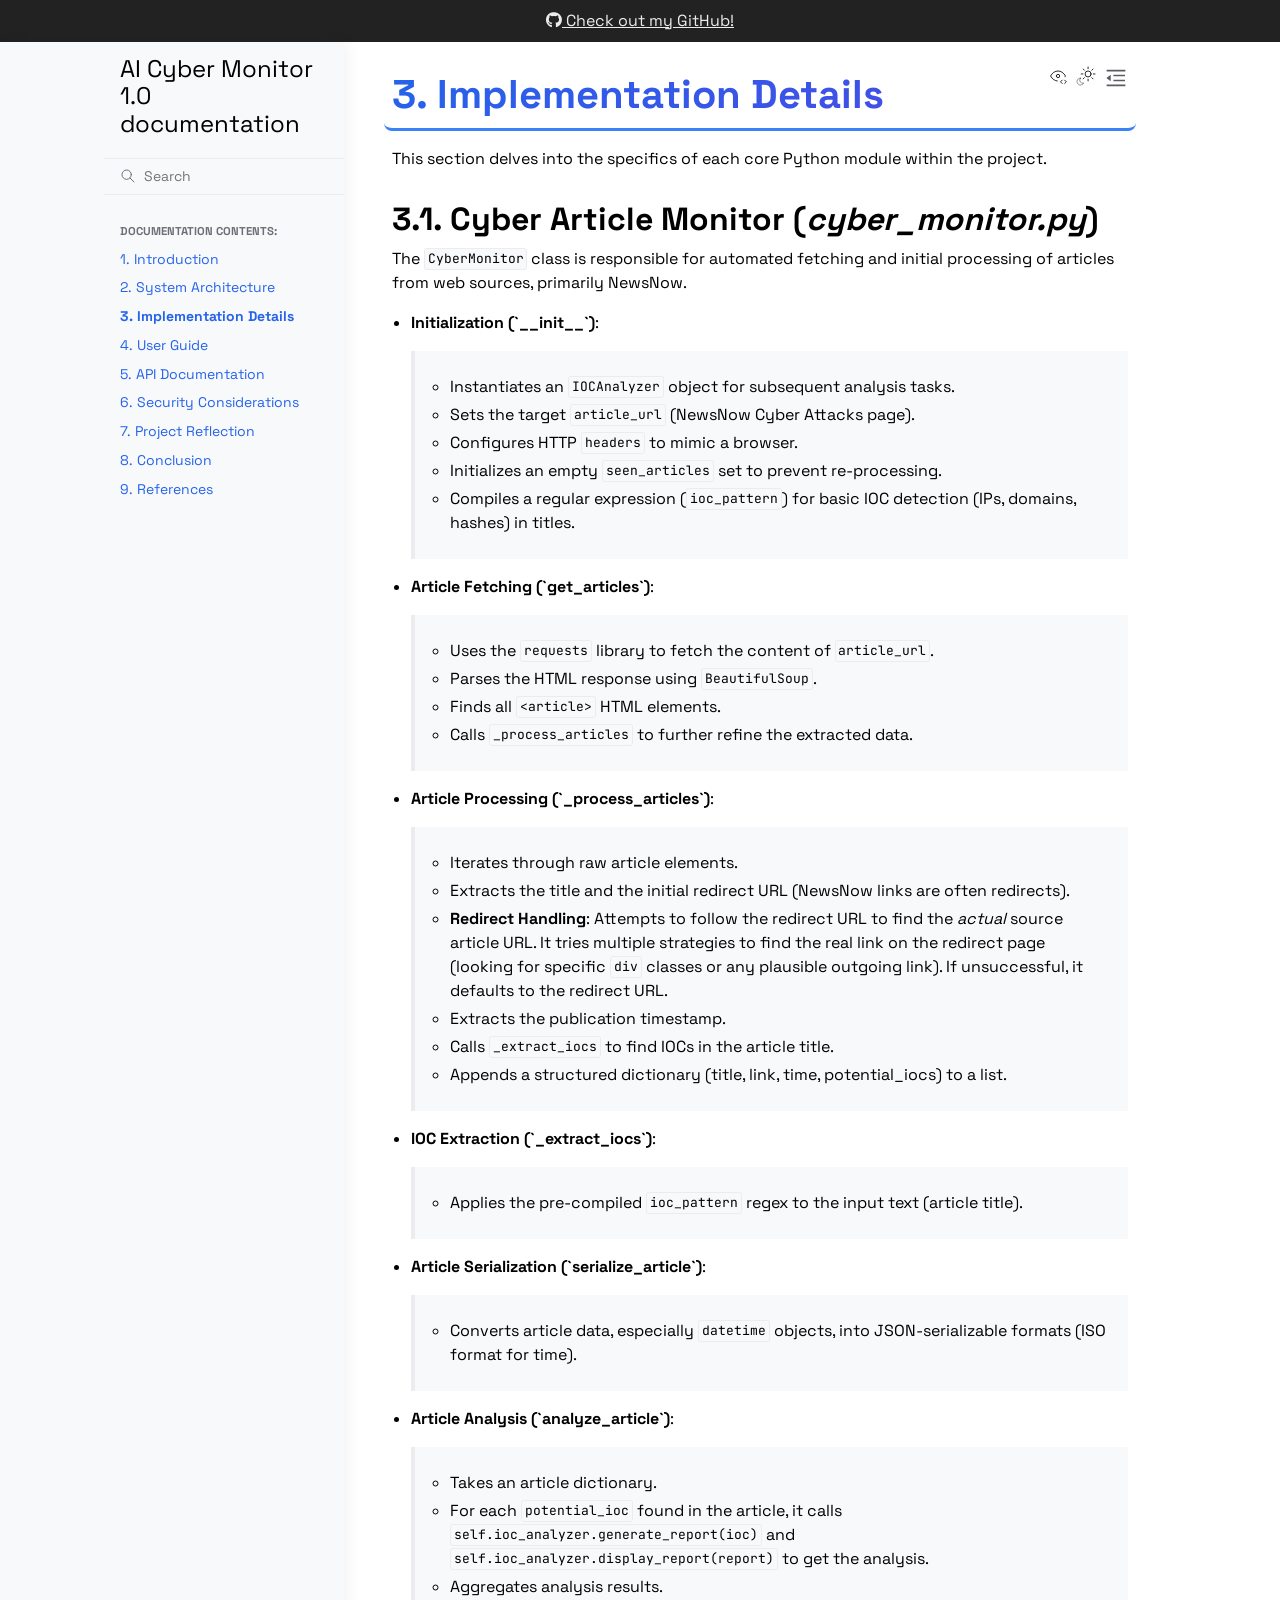
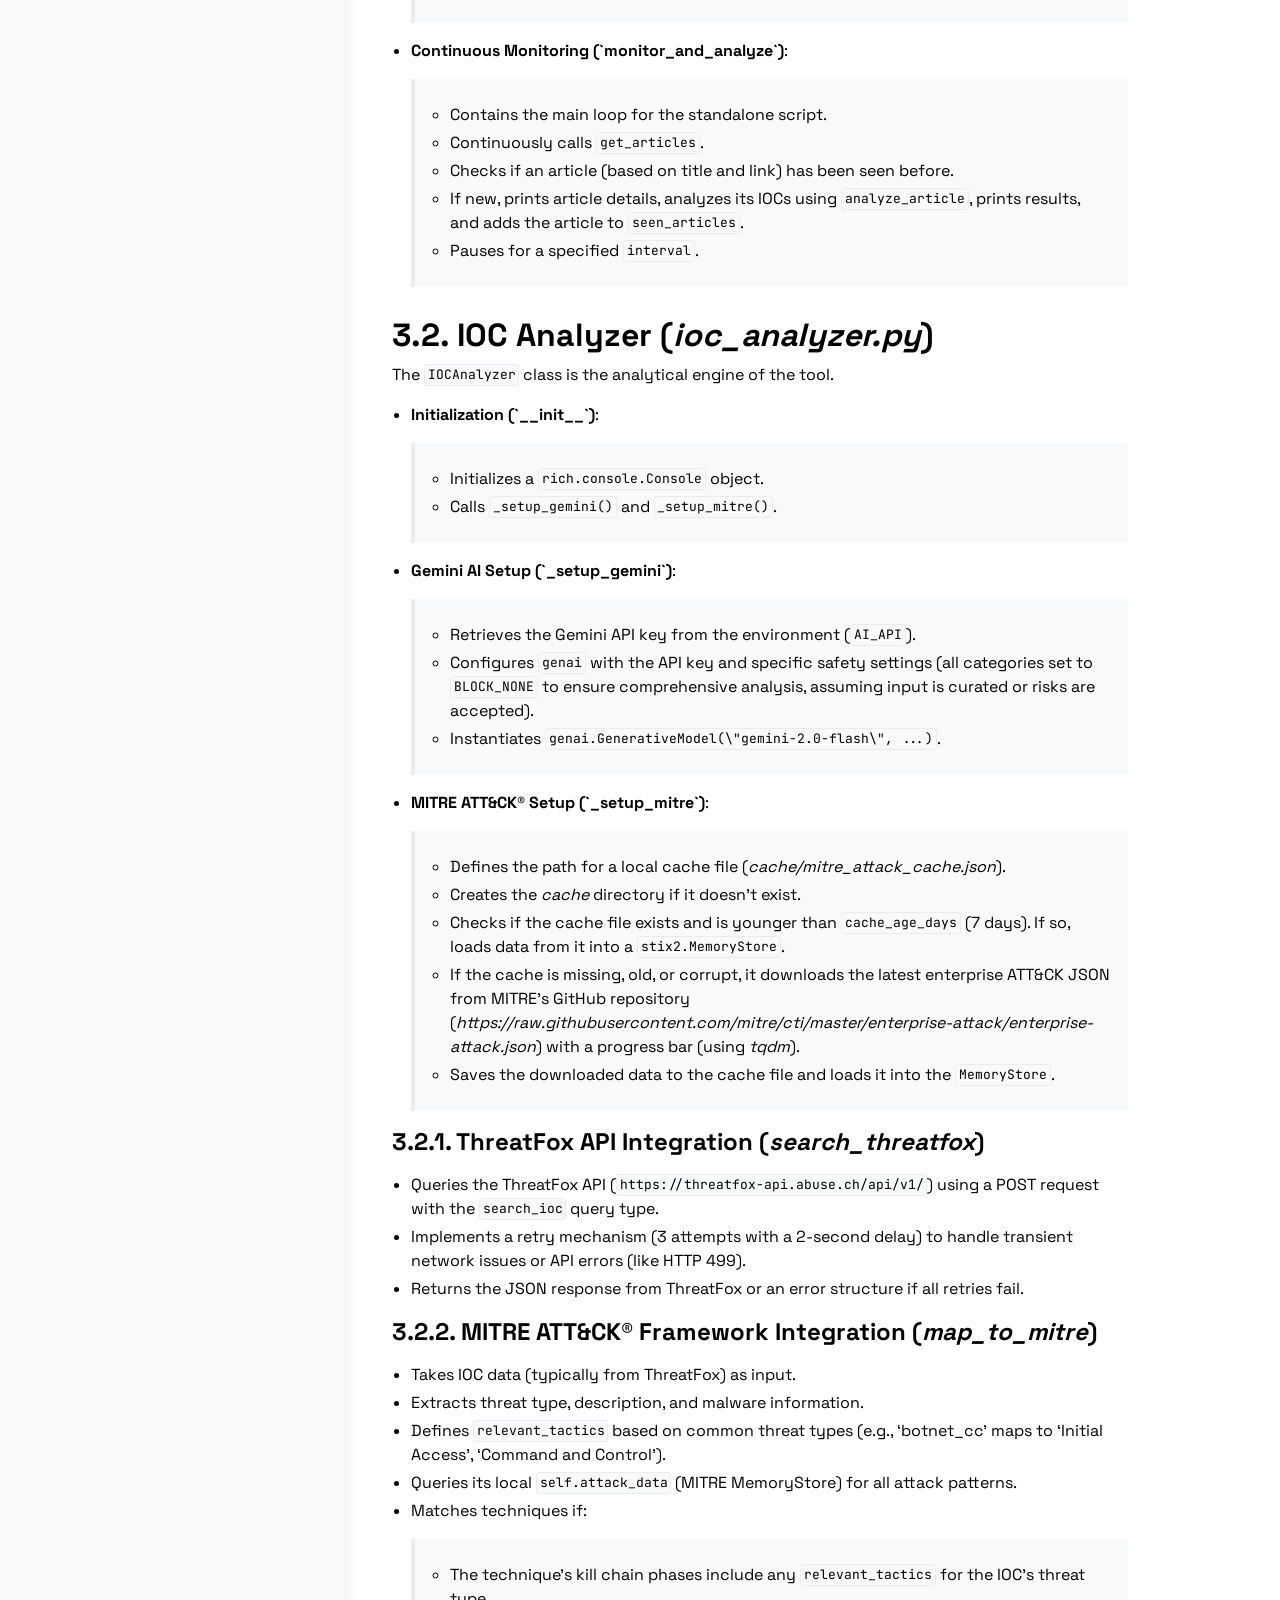
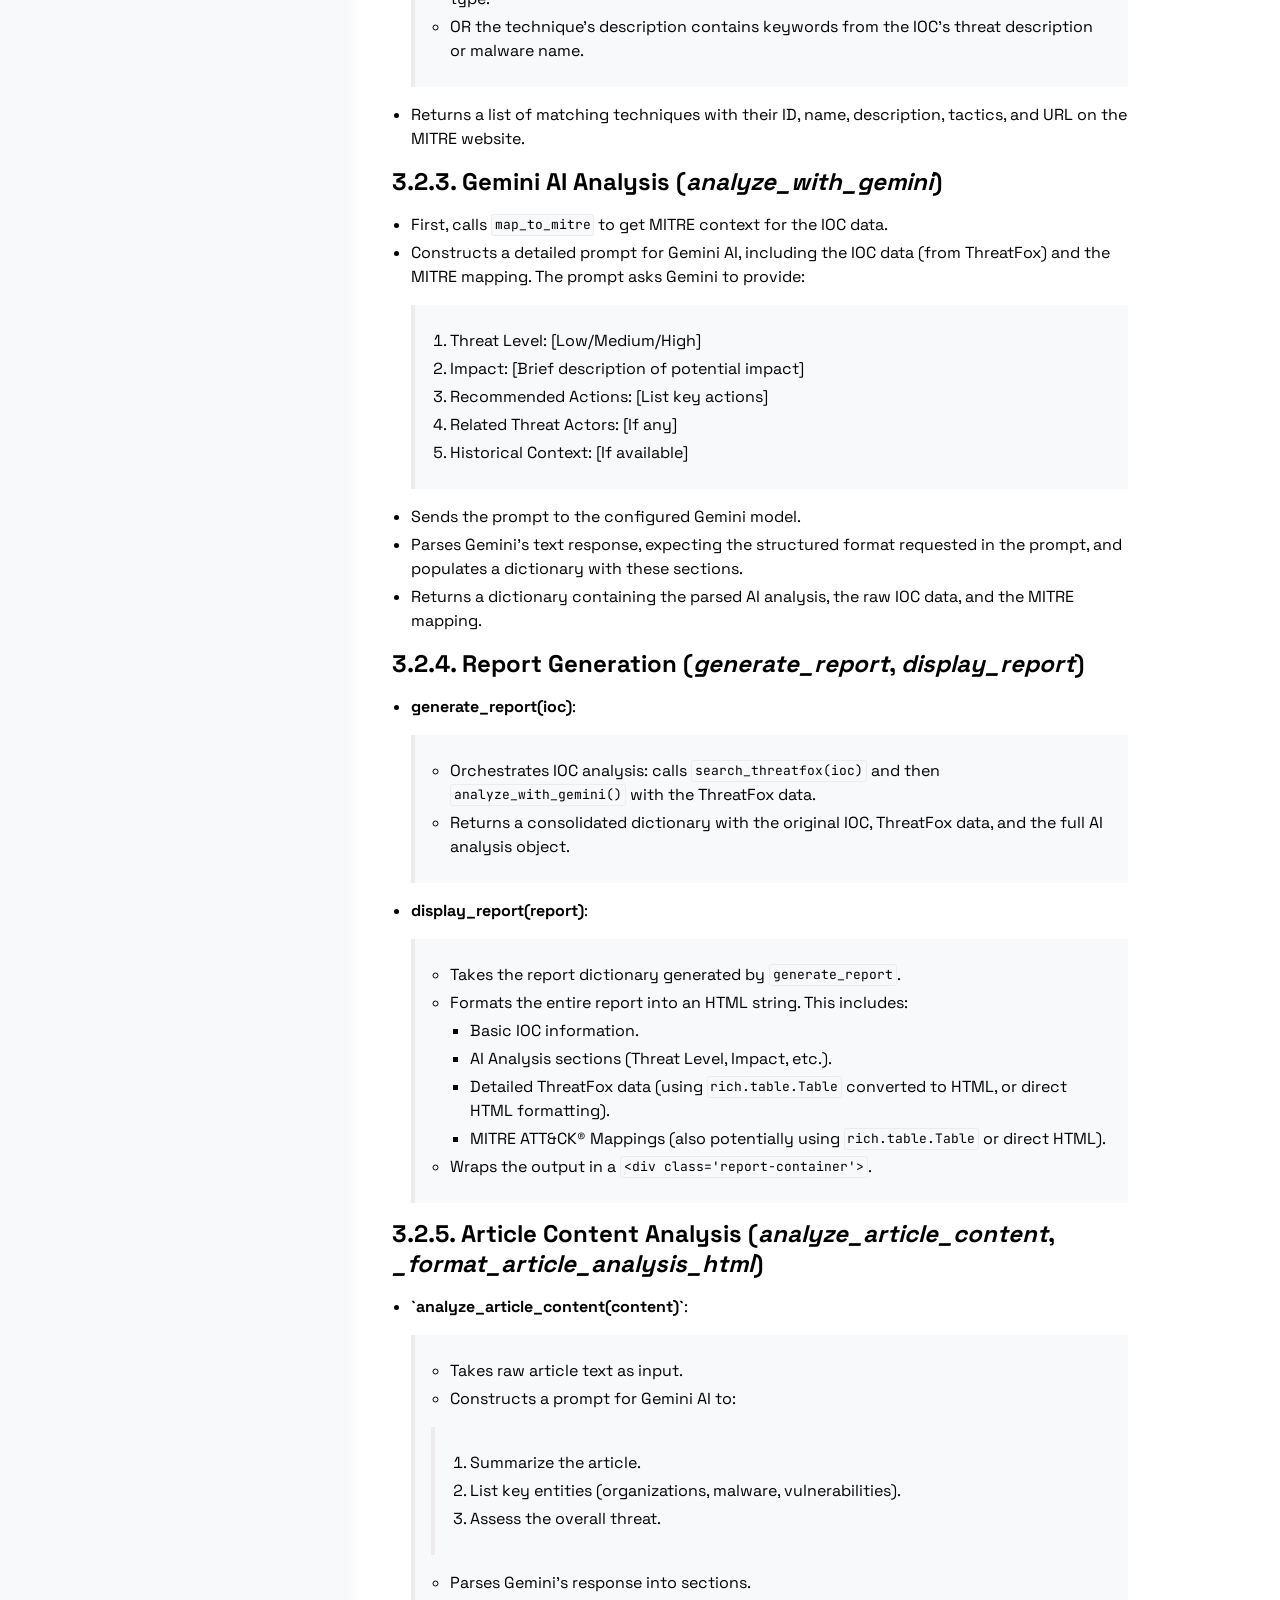
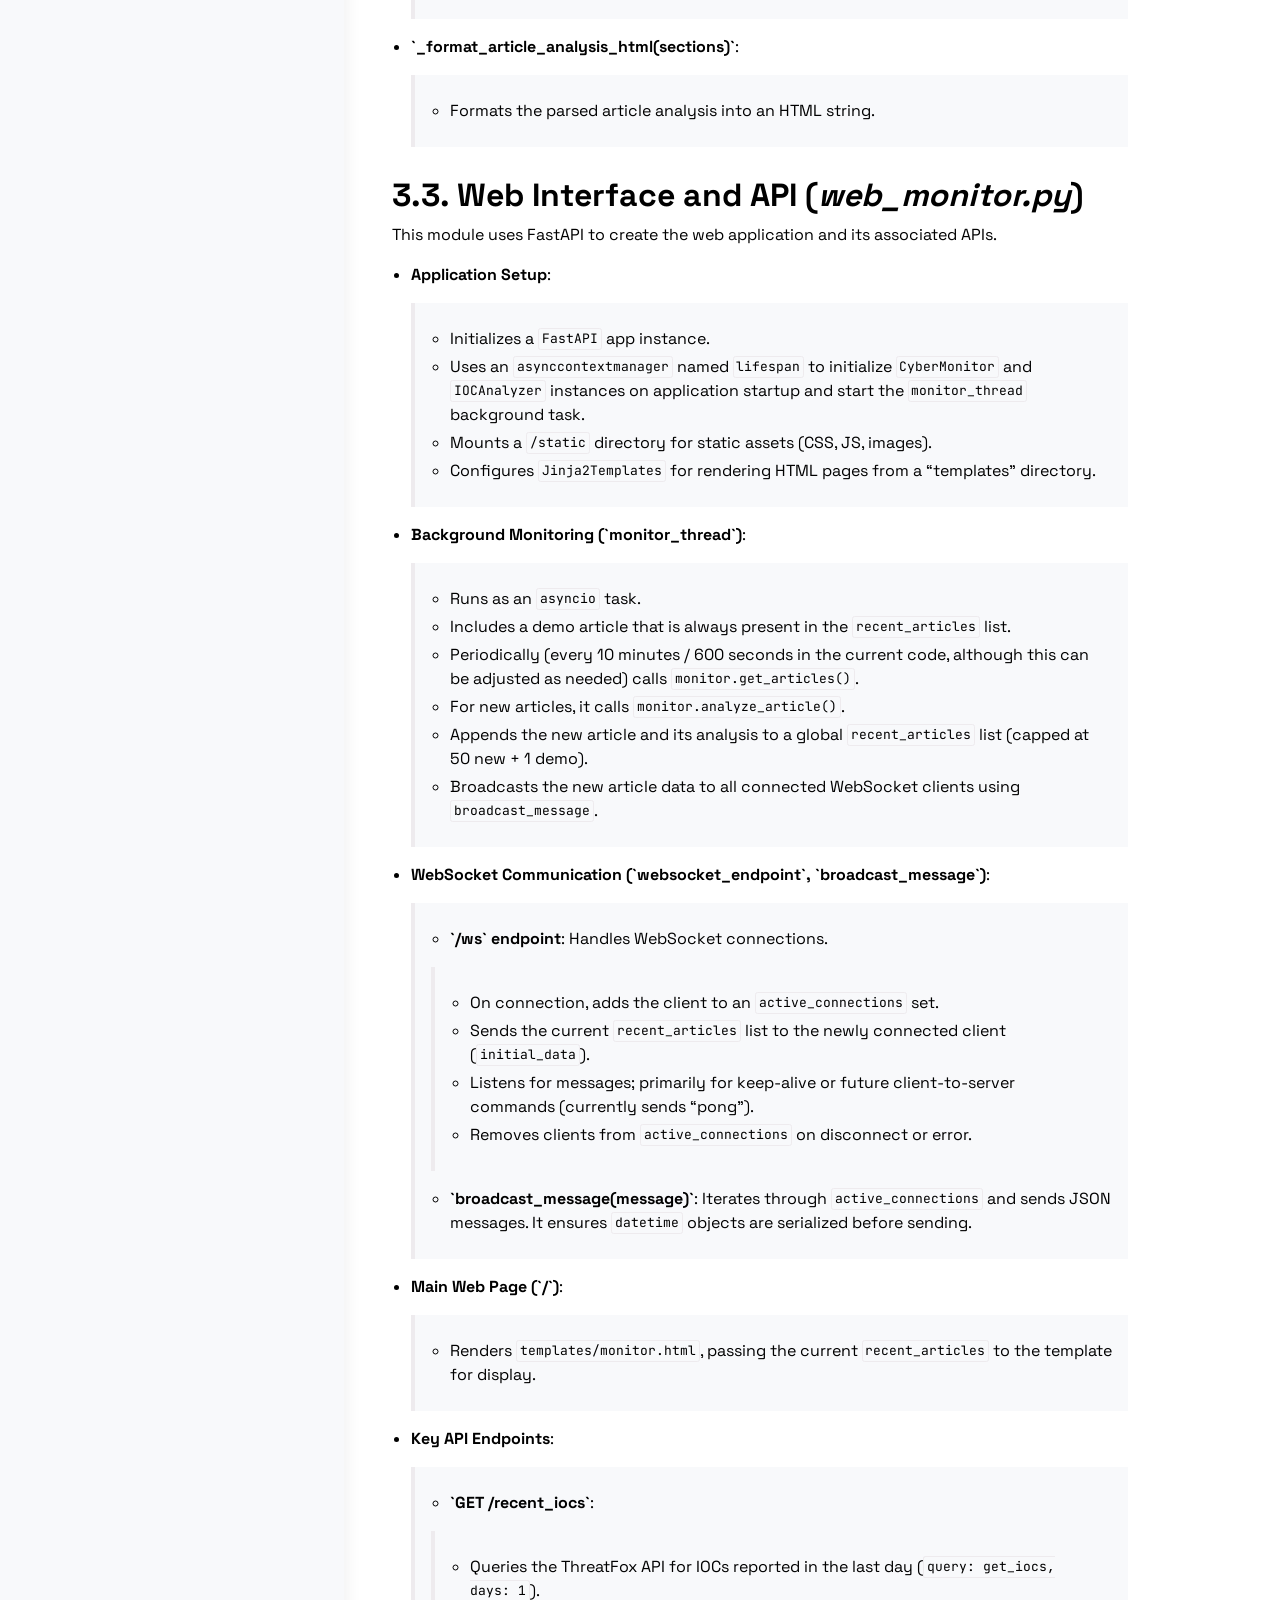
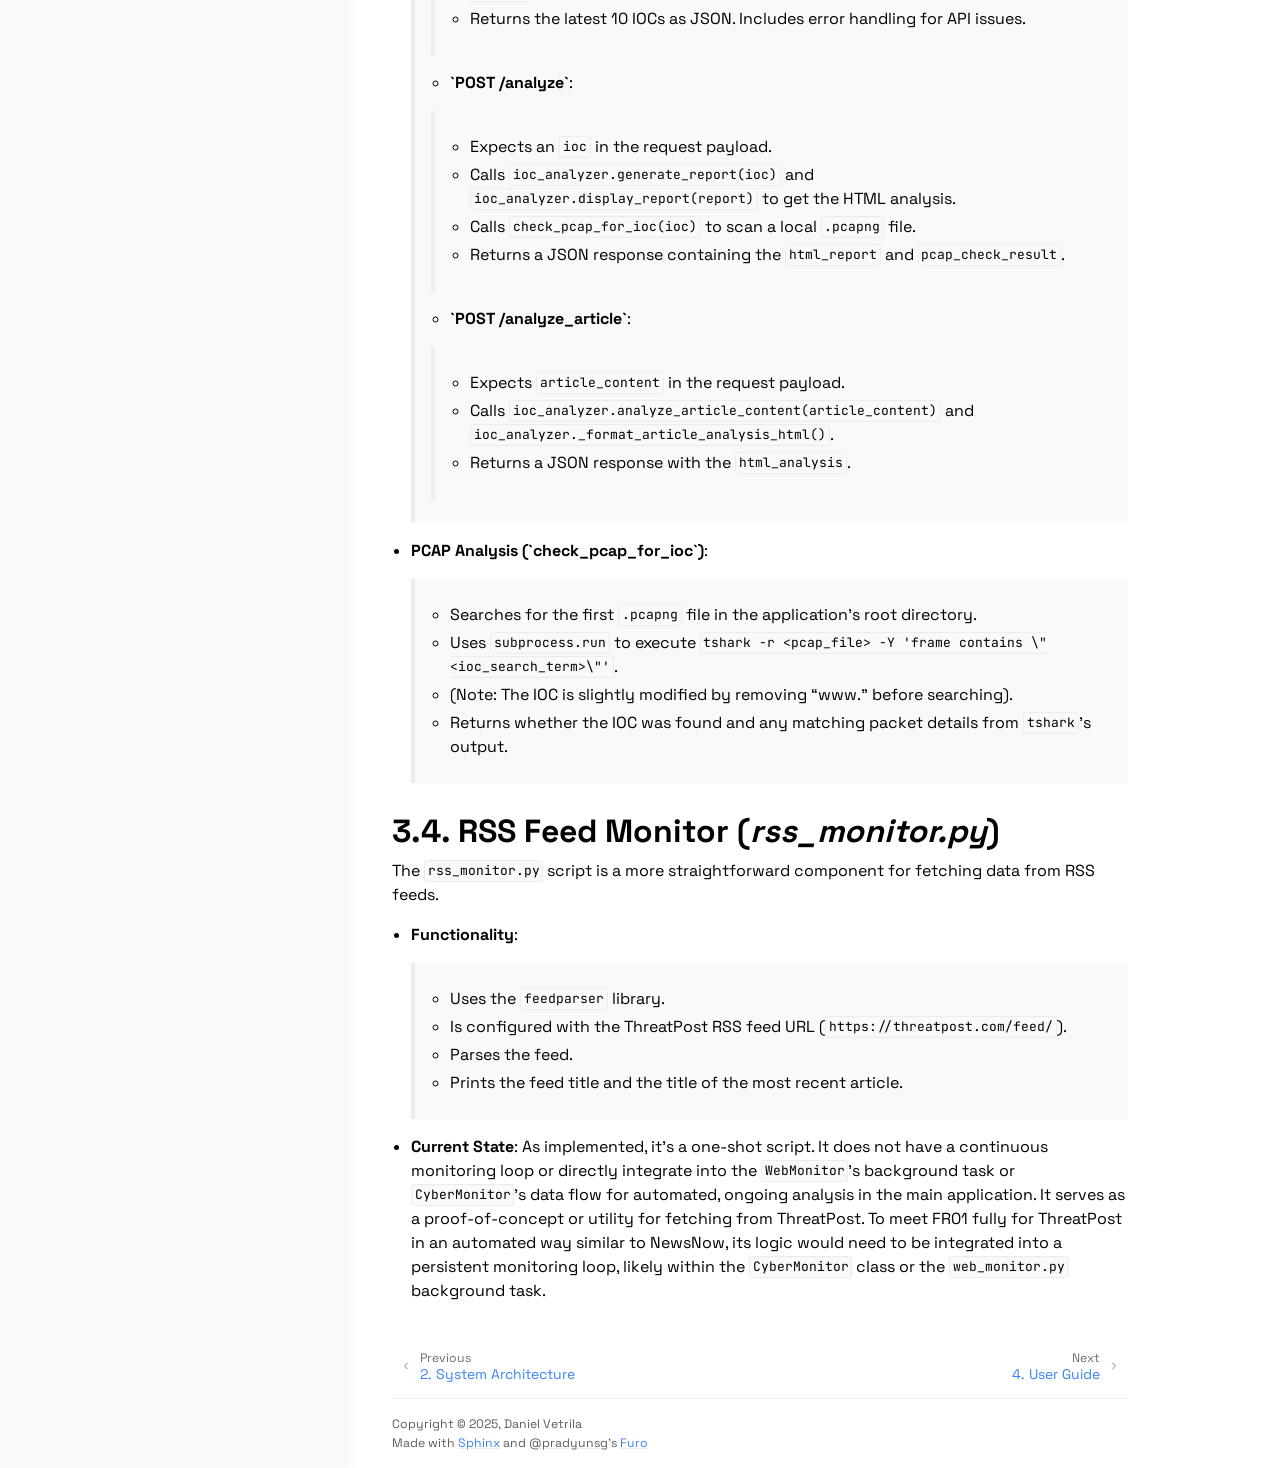
<file: implementation.html>
<!doctype html>
<html class="no-js" lang="en" data-content_root="./">
  <head><meta charset="utf-8"/>
    <meta name="viewport" content="width=device-width,initial-scale=1"/>
    <meta name="color-scheme" content="light dark"><meta name="viewport" content="width=device-width, initial-scale=1" />
<link rel="index" title="Index" href="genindex.html" /><link rel="search" title="Search" href="search.html" /><link rel="next" title="4. User Guide" href="user-guide.html" /><link rel="prev" title="2. System Architecture" href="architecture.html" />

    <!-- Generated with Sphinx 8.2.3 and Furo 2024.08.06 -->
        <title>3. Implementation Details - AI Cyber Monitor 1.0 documentation</title>
      <link rel="stylesheet" type="text/css" href="_static/pygments.css?v=8f2a1f02" />
    <link rel="stylesheet" type="text/css" href="_static/styles/furo.css?v=354aac6f" />
    <link rel="stylesheet" type="text/css" href="_static/copybutton.css?v=76b2166b" />
    <link rel="stylesheet" type="text/css" href="_static/sphinx-design.min.css?v=95c83b7e" />
    <link rel="stylesheet" type="text/css" href="_static/styles/furo-extensions.css?v=302659d7" />
    <link rel="stylesheet" type="text/css" href="_static/css/modern.css?v=c84db6de" />
    <link rel="stylesheet" type="text/css" href="https://cdnjs.cloudflare.com/ajax/libs/font-awesome/6.4.0/css/all.min.css" />
    
    


<style>
  body {
    --color-code-background: #f8f8f8;
  --color-code-foreground: black;
  --color-brand-primary: #2563eb;
  --color-brand-secondary: #4f46e5;
  --color-brand-content: #3b82f6;
  --color-api-name: #4f46e5;
  --color-api-pre-name: #3b82f6;
  --color-link: #3b82f6;
  --font-stack: 'Space Grotesk', system-ui, -apple-system, Segoe UI, Roboto, sans-serif;
  --font-stack--monospace: 'JetBrains Mono', monospace;
  --sidebar-item-spacing-vertical: 0.4rem;
  --content-padding: 2rem;
  --gradient-primary: linear-gradient(135deg, #2563eb 0%, #4f46e5 100%);
  
  }
  @media not print {
    body[data-theme="dark"] {
      --color-code-background: #202020;
  --color-code-foreground: #d0d0d0;
  --color-brand-primary: #818cf8;
  --color-brand-secondary: #6366f1;
  --color-brand-content: #818cf8;
  --color-background-primary: #0f172a;
  --color-background-secondary: #1e293b;
  
    }
    @media (prefers-color-scheme: dark) {
      body:not([data-theme="light"]) {
        --color-code-background: #202020;
  --color-code-foreground: #d0d0d0;
  --color-brand-primary: #818cf8;
  --color-brand-secondary: #6366f1;
  --color-brand-content: #818cf8;
  --color-background-primary: #0f172a;
  --color-background-secondary: #1e293b;
  
      }
    }
  }
</style></head>
  <body>
    
    <script>
      document.body.dataset.theme = localStorage.getItem("theme") || "auto";
    </script>
    

<svg xmlns="http://www.w3.org/2000/svg" style="display: none;">
  <symbol id="svg-toc" viewBox="0 0 24 24">
    <title>Contents</title>
    <svg stroke="currentColor" fill="currentColor" stroke-width="0" viewBox="0 0 1024 1024">
      <path d="M408 442h480c4.4 0 8-3.6 8-8v-56c0-4.4-3.6-8-8-8H408c-4.4 0-8 3.6-8 8v56c0 4.4 3.6 8 8 8zm-8 204c0 4.4 3.6 8 8 8h480c4.4 0 8-3.6 8-8v-56c0-4.4-3.6-8-8-8H408c-4.4 0-8 3.6-8 8v56zm504-486H120c-4.4 0-8 3.6-8 8v56c0 4.4 3.6 8 8 8h784c4.4 0 8-3.6 8-8v-56c0-4.4-3.6-8-8-8zm0 632H120c-4.4 0-8 3.6-8 8v56c0 4.4 3.6 8 8 8h784c4.4 0 8-3.6 8-8v-56c0-4.4-3.6-8-8-8zM115.4 518.9L271.7 642c5.8 4.6 14.4.5 14.4-6.9V388.9c0-7.4-8.5-11.5-14.4-6.9L115.4 505.1a8.74 8.74 0 0 0 0 13.8z"/>
    </svg>
  </symbol>
  <symbol id="svg-menu" viewBox="0 0 24 24">
    <title>Menu</title>
    <svg xmlns="http://www.w3.org/2000/svg" viewBox="0 0 24 24" fill="none" stroke="currentColor"
      stroke-width="2" stroke-linecap="round" stroke-linejoin="round" class="feather-menu">
      <line x1="3" y1="12" x2="21" y2="12"></line>
      <line x1="3" y1="6" x2="21" y2="6"></line>
      <line x1="3" y1="18" x2="21" y2="18"></line>
    </svg>
  </symbol>
  <symbol id="svg-arrow-right" viewBox="0 0 24 24">
    <title>Expand</title>
    <svg xmlns="http://www.w3.org/2000/svg" viewBox="0 0 24 24" fill="none" stroke="currentColor"
      stroke-width="2" stroke-linecap="round" stroke-linejoin="round" class="feather-chevron-right">
      <polyline points="9 18 15 12 9 6"></polyline>
    </svg>
  </symbol>
  <symbol id="svg-sun" viewBox="0 0 24 24">
    <title>Light mode</title>
    <svg xmlns="http://www.w3.org/2000/svg" viewBox="0 0 24 24" fill="none" stroke="currentColor"
      stroke-width="1" stroke-linecap="round" stroke-linejoin="round" class="feather-sun">
      <circle cx="12" cy="12" r="5"></circle>
      <line x1="12" y1="1" x2="12" y2="3"></line>
      <line x1="12" y1="21" x2="12" y2="23"></line>
      <line x1="4.22" y1="4.22" x2="5.64" y2="5.64"></line>
      <line x1="18.36" y1="18.36" x2="19.78" y2="19.78"></line>
      <line x1="1" y1="12" x2="3" y2="12"></line>
      <line x1="21" y1="12" x2="23" y2="12"></line>
      <line x1="4.22" y1="19.78" x2="5.64" y2="18.36"></line>
      <line x1="18.36" y1="5.64" x2="19.78" y2="4.22"></line>
    </svg>
  </symbol>
  <symbol id="svg-moon" viewBox="0 0 24 24">
    <title>Dark mode</title>
    <svg xmlns="http://www.w3.org/2000/svg" viewBox="0 0 24 24" fill="none" stroke="currentColor"
      stroke-width="1" stroke-linecap="round" stroke-linejoin="round" class="icon-tabler-moon">
      <path stroke="none" d="M0 0h24v24H0z" fill="none" />
      <path d="M12 3c.132 0 .263 0 .393 0a7.5 7.5 0 0 0 7.92 12.446a9 9 0 1 1 -8.313 -12.454z" />
    </svg>
  </symbol>
  <symbol id="svg-sun-with-moon" viewBox="0 0 24 24">
    <title>Auto light/dark, in light mode</title>
    <svg xmlns="http://www.w3.org/2000/svg" viewBox="0 0 24 24" fill="none" stroke="currentColor"
      stroke-width="1" stroke-linecap="round" stroke-linejoin="round"
      class="icon-custom-derived-from-feather-sun-and-tabler-moon">
      <path style="opacity: 50%" d="M 5.411 14.504 C 5.471 14.504 5.532 14.504 5.591 14.504 C 3.639 16.319 4.383 19.569 6.931 20.352 C 7.693 20.586 8.512 20.551 9.25 20.252 C 8.023 23.207 4.056 23.725 2.11 21.184 C 0.166 18.642 1.702 14.949 4.874 14.536 C 5.051 14.512 5.231 14.5 5.411 14.5 L 5.411 14.504 Z"/>
      <line x1="14.5" y1="3.25" x2="14.5" y2="1.25"/>
      <line x1="14.5" y1="15.85" x2="14.5" y2="17.85"/>
      <line x1="10.044" y1="5.094" x2="8.63" y2="3.68"/>
      <line x1="19" y1="14.05" x2="20.414" y2="15.464"/>
      <line x1="8.2" y1="9.55" x2="6.2" y2="9.55"/>
      <line x1="20.8" y1="9.55" x2="22.8" y2="9.55"/>
      <line x1="10.044" y1="14.006" x2="8.63" y2="15.42"/>
      <line x1="19" y1="5.05" x2="20.414" y2="3.636"/>
      <circle cx="14.5" cy="9.55" r="3.6"/>
    </svg>
  </symbol>
  <symbol id="svg-moon-with-sun" viewBox="0 0 24 24">
    <title>Auto light/dark, in dark mode</title>
    <svg xmlns="http://www.w3.org/2000/svg" viewBox="0 0 24 24" fill="none" stroke="currentColor"
      stroke-width="1" stroke-linecap="round" stroke-linejoin="round"
      class="icon-custom-derived-from-feather-sun-and-tabler-moon">
      <path d="M 8.282 7.007 C 8.385 7.007 8.494 7.007 8.595 7.007 C 5.18 10.184 6.481 15.869 10.942 17.24 C 12.275 17.648 13.706 17.589 15 17.066 C 12.851 22.236 5.91 23.143 2.505 18.696 C -0.897 14.249 1.791 7.786 7.342 7.063 C 7.652 7.021 7.965 7 8.282 7 L 8.282 7.007 Z"/>
      <line style="opacity: 50%" x1="18" y1="3.705" x2="18" y2="2.5"/>
      <line style="opacity: 50%" x1="18" y1="11.295" x2="18" y2="12.5"/>
      <line style="opacity: 50%" x1="15.316" y1="4.816" x2="14.464" y2="3.964"/>
      <line style="opacity: 50%" x1="20.711" y1="10.212" x2="21.563" y2="11.063"/>
      <line style="opacity: 50%" x1="14.205" y1="7.5" x2="13.001" y2="7.5"/>
      <line style="opacity: 50%" x1="21.795" y1="7.5" x2="23" y2="7.5"/>
      <line style="opacity: 50%" x1="15.316" y1="10.184" x2="14.464" y2="11.036"/>
      <line style="opacity: 50%" x1="20.711" y1="4.789" x2="21.563" y2="3.937"/>
      <circle style="opacity: 50%" cx="18" cy="7.5" r="2.169"/>
    </svg>
  </symbol>
  <symbol id="svg-pencil" viewBox="0 0 24 24">
    <svg xmlns="http://www.w3.org/2000/svg" viewBox="0 0 24 24" fill="none" stroke="currentColor"
      stroke-width="1" stroke-linecap="round" stroke-linejoin="round" class="icon-tabler-pencil-code">
      <path d="M4 20h4l10.5 -10.5a2.828 2.828 0 1 0 -4 -4l-10.5 10.5v4" />
      <path d="M13.5 6.5l4 4" />
      <path d="M20 21l2 -2l-2 -2" />
      <path d="M17 17l-2 2l2 2" />
    </svg>
  </symbol>
  <symbol id="svg-eye" viewBox="0 0 24 24">
    <svg xmlns="http://www.w3.org/2000/svg" viewBox="0 0 24 24" fill="none" stroke="currentColor"
      stroke-width="1" stroke-linecap="round" stroke-linejoin="round" class="icon-tabler-eye-code">
      <path stroke="none" d="M0 0h24v24H0z" fill="none" />
      <path d="M10 12a2 2 0 1 0 4 0a2 2 0 0 0 -4 0" />
      <path
        d="M11.11 17.958c-3.209 -.307 -5.91 -2.293 -8.11 -5.958c2.4 -4 5.4 -6 9 -6c3.6 0 6.6 2 9 6c-.21 .352 -.427 .688 -.647 1.008" />
      <path d="M20 21l2 -2l-2 -2" />
      <path d="M17 17l-2 2l2 2" />
    </svg>
  </symbol>
</svg>

<input type="checkbox" class="sidebar-toggle" name="__navigation" id="__navigation">
<input type="checkbox" class="sidebar-toggle" name="__toc" id="__toc">
<label class="overlay sidebar-overlay" for="__navigation">
  <div class="visually-hidden">Hide navigation sidebar</div>
</label>
<label class="overlay toc-overlay" for="__toc">
  <div class="visually-hidden">Hide table of contents sidebar</div>
</label>

<a class="skip-to-content muted-link" href="#furo-main-content">Skip to content</a>

<div class="announcement">
  <aside class="announcement-content">
     <a href="https://github.com/GGal1leo"><i class="fa-brands fa-github"></i> Check out my GitHub!</a> 
  </aside>
</div>

<div class="page">
  <header class="mobile-header">
    <div class="header-left">
      <label class="nav-overlay-icon" for="__navigation">
        <div class="visually-hidden">Toggle site navigation sidebar</div>
        <i class="icon"><svg><use href="#svg-menu"></use></svg></i>
      </label>
    </div>
    <div class="header-center">
      <a href="index.html"><div class="brand">AI Cyber Monitor 1.0 documentation</div></a>
    </div>
    <div class="header-right">
      <div class="theme-toggle-container theme-toggle-header">
        <button class="theme-toggle">
          <div class="visually-hidden">Toggle Light / Dark / Auto color theme</div>
          <svg class="theme-icon-when-auto-light"><use href="#svg-sun-with-moon"></use></svg>
          <svg class="theme-icon-when-auto-dark"><use href="#svg-moon-with-sun"></use></svg>
          <svg class="theme-icon-when-dark"><use href="#svg-moon"></use></svg>
          <svg class="theme-icon-when-light"><use href="#svg-sun"></use></svg>
        </button>
      </div>
      <label class="toc-overlay-icon toc-header-icon" for="__toc">
        <div class="visually-hidden">Toggle table of contents sidebar</div>
        <i class="icon"><svg><use href="#svg-toc"></use></svg></i>
      </label>
    </div>
  </header>
  <aside class="sidebar-drawer">
    <div class="sidebar-container">
      
      <div class="sidebar-sticky"><a class="sidebar-brand" href="index.html">
  
  
  <span class="sidebar-brand-text">AI Cyber Monitor 1.0 documentation</span>
  
</a><form class="sidebar-search-container" method="get" action="search.html" role="search">
  <input class="sidebar-search" placeholder="Search" name="q" aria-label="Search">
  <input type="hidden" name="check_keywords" value="yes">
  <input type="hidden" name="area" value="default">
</form>
<div id="searchbox"></div><div class="sidebar-scroll"><div class="sidebar-tree">
  <p class="caption" role="heading"><span class="caption-text">Documentation Contents:</span></p>
<ul class="current">
<li class="toctree-l1"><a class="reference internal" href="introduction.html">1. Introduction</a></li>
<li class="toctree-l1"><a class="reference internal" href="architecture.html">2. System Architecture</a></li>
<li class="toctree-l1 current current-page"><a class="current reference internal" href="#">3. Implementation Details</a></li>
<li class="toctree-l1"><a class="reference internal" href="user-guide.html">4. User Guide</a></li>
<li class="toctree-l1"><a class="reference internal" href="api.html">5. API Documentation</a></li>
<li class="toctree-l1"><a class="reference internal" href="security.html">6. Security Considerations</a></li>
<li class="toctree-l1"><a class="reference internal" href="reflection.html">7. Project Reflection</a></li>
<li class="toctree-l1"><a class="reference internal" href="conclusion.html">8. Conclusion</a></li>
<li class="toctree-l1"><a class="reference internal" href="references.html">9. References</a></li>
</ul>

</div>
</div>

      </div>
      
    </div>
  </aside>
  <div class="main">
    <div class="content">
      <div class="article-container">
        <a href="#" class="back-to-top muted-link">
          <svg xmlns="http://www.w3.org/2000/svg" viewBox="0 0 24 24">
            <path d="M13 20h-2V8l-5.5 5.5-1.42-1.42L12 4.16l7.92 7.92-1.42 1.42L13 8v12z"></path>
          </svg>
          <span>Back to top</span>
        </a>
        <div class="content-icon-container">
          <div class="view-this-page">
  <a class="muted-link" href="_sources/implementation.rst.txt" title="View this page">
    <svg><use href="#svg-eye"></use></svg>
    <span class="visually-hidden">View this page</span>
  </a>
</div>
<div class="theme-toggle-container theme-toggle-content">
            <button class="theme-toggle">
              <div class="visually-hidden">Toggle Light / Dark / Auto color theme</div>
              <svg class="theme-icon-when-auto-light"><use href="#svg-sun-with-moon"></use></svg>
              <svg class="theme-icon-when-auto-dark"><use href="#svg-moon-with-sun"></use></svg>
              <svg class="theme-icon-when-dark"><use href="#svg-moon"></use></svg>
              <svg class="theme-icon-when-light"><use href="#svg-sun"></use></svg>
            </button>
          </div>
          <label class="toc-overlay-icon toc-content-icon" for="__toc">
            <div class="visually-hidden">Toggle table of contents sidebar</div>
            <i class="icon"><svg><use href="#svg-toc"></use></svg></i>
          </label>
        </div>
        <article role="main" id="furo-main-content">
          <section id="implementation-details">
<span id="id1"></span><h1><span class="section-number">3. </span>Implementation Details<a class="headerlink" href="#implementation-details" title="Link to this heading">¶</a></h1>
<p>This section delves into the specifics of each core Python module within the project.</p>
<section id="cyber-article-monitor-cyber-monitor-py">
<span id="impl-cyber-monitor"></span><h2><span class="section-number">3.1. </span>Cyber Article Monitor (<cite>cyber_monitor.py</cite>)<a class="headerlink" href="#cyber-article-monitor-cyber-monitor-py" title="Link to this heading">¶</a></h2>
<p>The <code class="docutils literal notranslate"><span class="pre">CyberMonitor</span></code> class is responsible for automated fetching and initial processing of articles from web sources, primarily NewsNow.</p>
<ul>
<li><p><strong>Initialization (`__init__`)</strong>:</p>
<blockquote>
<div><ul class="simple">
<li><p>Instantiates an <code class="docutils literal notranslate"><span class="pre">IOCAnalyzer</span></code> object for subsequent analysis tasks.</p></li>
<li><p>Sets the target <code class="docutils literal notranslate"><span class="pre">article_url</span></code> (NewsNow Cyber Attacks page).</p></li>
<li><p>Configures HTTP <code class="docutils literal notranslate"><span class="pre">headers</span></code> to mimic a browser.</p></li>
<li><p>Initializes an empty <code class="docutils literal notranslate"><span class="pre">seen_articles</span></code> set to prevent re-processing.</p></li>
<li><p>Compiles a regular expression (<code class="docutils literal notranslate"><span class="pre">ioc_pattern</span></code>) for basic IOC detection (IPs, domains, hashes) in titles.</p></li>
</ul>
</div></blockquote>
</li>
<li><p><strong>Article Fetching (`get_articles`)</strong>:</p>
<blockquote>
<div><ul class="simple">
<li><p>Uses the <code class="docutils literal notranslate"><span class="pre">requests</span></code> library to fetch the content of <code class="docutils literal notranslate"><span class="pre">article_url</span></code>.</p></li>
<li><p>Parses the HTML response using <code class="docutils literal notranslate"><span class="pre">BeautifulSoup</span></code>.</p></li>
<li><p>Finds all <code class="docutils literal notranslate"><span class="pre">&lt;article&gt;</span></code> HTML elements.</p></li>
<li><p>Calls <code class="docutils literal notranslate"><span class="pre">_process_articles</span></code> to further refine the extracted data.</p></li>
</ul>
</div></blockquote>
</li>
<li><p><strong>Article Processing (`_process_articles`)</strong>:</p>
<blockquote>
<div><ul class="simple">
<li><p>Iterates through raw article elements.</p></li>
<li><p>Extracts the title and the initial redirect URL (NewsNow links are often redirects).</p></li>
<li><p><strong>Redirect Handling</strong>: Attempts to follow the redirect URL to find the <em>actual</em> source article URL. It tries multiple strategies to find the real link on the redirect page (looking for specific <code class="docutils literal notranslate"><span class="pre">div</span></code> classes or any plausible outgoing link). If unsuccessful, it defaults to the redirect URL.</p></li>
<li><p>Extracts the publication timestamp.</p></li>
<li><p>Calls <code class="docutils literal notranslate"><span class="pre">_extract_iocs</span></code> to find IOCs in the article title.</p></li>
<li><p>Appends a structured dictionary (title, link, time, potential_iocs) to a list.</p></li>
</ul>
</div></blockquote>
</li>
<li><p><strong>IOC Extraction (`_extract_iocs`)</strong>:</p>
<blockquote>
<div><ul class="simple">
<li><p>Applies the pre-compiled <code class="docutils literal notranslate"><span class="pre">ioc_pattern</span></code> regex to the input text (article title).</p></li>
</ul>
</div></blockquote>
</li>
<li><p><strong>Article Serialization (`serialize_article`)</strong>:</p>
<blockquote>
<div><ul class="simple">
<li><p>Converts article data, especially <code class="docutils literal notranslate"><span class="pre">datetime</span></code> objects, into JSON-serializable formats (ISO format for time).</p></li>
</ul>
</div></blockquote>
</li>
<li><p><strong>Article Analysis (`analyze_article`)</strong>:</p>
<blockquote>
<div><ul class="simple">
<li><p>Takes an article dictionary.</p></li>
<li><p>For each <code class="docutils literal notranslate"><span class="pre">potential_ioc</span></code> found in the article, it calls <code class="docutils literal notranslate"><span class="pre">self.ioc_analyzer.generate_report(ioc)</span></code> and <code class="docutils literal notranslate"><span class="pre">self.ioc_analyzer.display_report(report)</span></code> to get the analysis.</p></li>
<li><p>Aggregates analysis results.</p></li>
</ul>
</div></blockquote>
</li>
<li><p><strong>Continuous Monitoring (`monitor_and_analyze`)</strong>:</p>
<blockquote>
<div><ul class="simple">
<li><p>Contains the main loop for the standalone script.</p></li>
<li><p>Continuously calls <code class="docutils literal notranslate"><span class="pre">get_articles</span></code>.</p></li>
<li><p>Checks if an article (based on title and link) has been seen before.</p></li>
<li><p>If new, prints article details, analyzes its IOCs using <code class="docutils literal notranslate"><span class="pre">analyze_article</span></code>, prints results, and adds the article to <code class="docutils literal notranslate"><span class="pre">seen_articles</span></code>.</p></li>
<li><p>Pauses for a specified <code class="docutils literal notranslate"><span class="pre">interval</span></code>.</p></li>
</ul>
</div></blockquote>
</li>
</ul>
</section>
<section id="ioc-analyzer-ioc-analyzer-py">
<span id="impl-ioc-analyzer"></span><h2><span class="section-number">3.2. </span>IOC Analyzer (<cite>ioc_analyzer.py</cite>)<a class="headerlink" href="#ioc-analyzer-ioc-analyzer-py" title="Link to this heading">¶</a></h2>
<p>The <code class="docutils literal notranslate"><span class="pre">IOCAnalyzer</span></code> class is the analytical engine of the tool.</p>
<ul>
<li><p><strong>Initialization (`__init__`)</strong>:</p>
<blockquote>
<div><ul class="simple">
<li><p>Initializes a <code class="docutils literal notranslate"><span class="pre">rich.console.Console</span></code> object.</p></li>
<li><p>Calls <code class="docutils literal notranslate"><span class="pre">_setup_gemini()</span></code> and <code class="docutils literal notranslate"><span class="pre">_setup_mitre()</span></code>.</p></li>
</ul>
</div></blockquote>
</li>
<li><p><strong>Gemini AI Setup (`_setup_gemini`)</strong>:</p>
<blockquote>
<div><ul class="simple">
<li><p>Retrieves the Gemini API key from the environment (<code class="docutils literal notranslate"><span class="pre">AI_API</span></code>).</p></li>
<li><p>Configures <code class="docutils literal notranslate"><span class="pre">genai</span></code> with the API key and specific safety settings (all categories set to <code class="docutils literal notranslate"><span class="pre">BLOCK_NONE</span></code> to ensure comprehensive analysis, assuming input is curated or risks are accepted).</p></li>
<li><p>Instantiates <code class="docutils literal notranslate"><span class="pre">genai.GenerativeModel(\&quot;gemini-2.0-flash\&quot;,</span> <span class="pre">...)</span></code>.</p></li>
</ul>
</div></blockquote>
</li>
<li><p><strong>MITRE ATT&amp;CK® Setup (`_setup_mitre`)</strong>:</p>
<blockquote>
<div><ul class="simple">
<li><p>Defines the path for a local cache file (<cite>cache/mitre_attack_cache.json</cite>).</p></li>
<li><p>Creates the <cite>cache</cite> directory if it doesn’t exist.</p></li>
<li><p>Checks if the cache file exists and is younger than <code class="docutils literal notranslate"><span class="pre">cache_age_days</span></code> (7 days). If so, loads data from it into a <code class="docutils literal notranslate"><span class="pre">stix2.MemoryStore</span></code>.</p></li>
<li><p>If the cache is missing, old, or corrupt, it downloads the latest enterprise ATT&amp;CK JSON from MITRE’s GitHub repository (<cite>https://raw.githubusercontent.com/mitre/cti/master/enterprise-attack/enterprise-attack.json</cite>) with a progress bar (using <cite>tqdm</cite>).</p></li>
<li><p>Saves the downloaded data to the cache file and loads it into the <code class="docutils literal notranslate"><span class="pre">MemoryStore</span></code>.</p></li>
</ul>
</div></blockquote>
</li>
</ul>
<section id="threatfox-api-integration-search-threatfox">
<span id="impl-ioc-analyzer-threatfox"></span><h3><span class="section-number">3.2.1. </span>ThreatFox API Integration (<cite>search_threatfox</cite>)<a class="headerlink" href="#threatfox-api-integration-search-threatfox" title="Link to this heading">¶</a></h3>
<ul class="simple">
<li><p>Queries the ThreatFox API (<code class="docutils literal notranslate"><span class="pre">https://threatfox-api.abuse.ch/api/v1/</span></code>) using a POST request with the <code class="docutils literal notranslate"><span class="pre">search_ioc</span></code> query type.</p></li>
<li><p>Implements a retry mechanism (3 attempts with a 2-second delay) to handle transient network issues or API errors (like HTTP 499).</p></li>
<li><p>Returns the JSON response from ThreatFox or an error structure if all retries fail.</p></li>
</ul>
</section>
<section id="mitre-att-ck-framework-integration-map-to-mitre">
<span id="impl-ioc-analyzer-mitre"></span><h3><span class="section-number">3.2.2. </span>MITRE ATT&amp;CK® Framework Integration (<cite>map_to_mitre</cite>)<a class="headerlink" href="#mitre-att-ck-framework-integration-map-to-mitre" title="Link to this heading">¶</a></h3>
<ul>
<li><p>Takes IOC data (typically from ThreatFox) as input.</p></li>
<li><p>Extracts threat type, description, and malware information.</p></li>
<li><p>Defines <code class="docutils literal notranslate"><span class="pre">relevant_tactics</span></code> based on common threat types (e.g., ‘botnet_cc’ maps to ‘Initial Access’, ‘Command and Control’).</p></li>
<li><p>Queries its local <code class="docutils literal notranslate"><span class="pre">self.attack_data</span></code> (MITRE MemoryStore) for all attack patterns.</p></li>
<li><p>Matches techniques if:</p>
<blockquote>
<div><ul class="simple">
<li><p>The technique’s kill chain phases include any <code class="docutils literal notranslate"><span class="pre">relevant_tactics</span></code> for the IOC’s threat type.</p></li>
<li><p>OR the technique’s description contains keywords from the IOC’s threat description or malware name.</p></li>
</ul>
</div></blockquote>
</li>
<li><p>Returns a list of matching techniques with their ID, name, description, tactics, and URL on the MITRE website.</p></li>
</ul>
</section>
<section id="gemini-ai-analysis-analyze-with-gemini">
<span id="impl-ioc-analyzer-gemini"></span><h3><span class="section-number">3.2.3. </span>Gemini AI Analysis (<cite>analyze_with_gemini</cite>)<a class="headerlink" href="#gemini-ai-analysis-analyze-with-gemini" title="Link to this heading">¶</a></h3>
<ul>
<li><p>First, calls <code class="docutils literal notranslate"><span class="pre">map_to_mitre</span></code> to get MITRE context for the IOC data.</p></li>
<li><p>Constructs a detailed prompt for Gemini AI, including the IOC data (from ThreatFox) and the MITRE mapping. The prompt asks Gemini to provide:</p>
<blockquote>
<div><ol class="arabic simple">
<li><p>Threat Level: [Low/Medium/High]</p></li>
<li><p>Impact: [Brief description of potential impact]</p></li>
<li><p>Recommended Actions: [List key actions]</p></li>
<li><p>Related Threat Actors: [If any]</p></li>
<li><p>Historical Context: [If available]</p></li>
</ol>
</div></blockquote>
</li>
<li><p>Sends the prompt to the configured Gemini model.</p></li>
<li><p>Parses Gemini’s text response, expecting the structured format requested in the prompt, and populates a dictionary with these sections.</p></li>
<li><p>Returns a dictionary containing the parsed AI analysis, the raw IOC data, and the MITRE mapping.</p></li>
</ul>
</section>
<section id="report-generation-generate-report-display-report">
<span id="impl-ioc-analyzer-report-gen"></span><h3><span class="section-number">3.2.4. </span>Report Generation (<cite>generate_report</cite>, <cite>display_report</cite>)<a class="headerlink" href="#report-generation-generate-report-display-report" title="Link to this heading">¶</a></h3>
<ul>
<li><p><strong>generate_report(ioc)</strong>:</p>
<blockquote>
<div><ul class="simple">
<li><p>Orchestrates IOC analysis: calls <code class="docutils literal notranslate"><span class="pre">search_threatfox(ioc)</span></code> and then <code class="docutils literal notranslate"><span class="pre">analyze_with_gemini()</span></code> with the ThreatFox data.</p></li>
<li><p>Returns a consolidated dictionary with the original IOC, ThreatFox data, and the full AI analysis object.</p></li>
</ul>
</div></blockquote>
</li>
<li><p><strong>display_report(report)</strong>:</p>
<blockquote>
<div><ul class="simple">
<li><p>Takes the report dictionary generated by <code class="docutils literal notranslate"><span class="pre">generate_report</span></code>.</p></li>
<li><p>Formats the entire report into an HTML string. This includes:</p>
<ul>
<li><p>Basic IOC information.</p></li>
<li><p>AI Analysis sections (Threat Level, Impact, etc.).</p></li>
<li><p>Detailed ThreatFox data (using <code class="docutils literal notranslate"><span class="pre">rich.table.Table</span></code> converted to HTML, or direct HTML formatting).</p></li>
<li><p>MITRE ATT&amp;CK® Mappings (also potentially using <code class="docutils literal notranslate"><span class="pre">rich.table.Table</span></code> or direct HTML).</p></li>
</ul>
</li>
<li><p>Wraps the output in a <code class="docutils literal notranslate"><span class="pre">&lt;div</span> <span class="pre">class='report-container'&gt;</span></code>.</p></li>
</ul>
</div></blockquote>
</li>
</ul>
</section>
<section id="article-content-analysis-analyze-article-content-format-article-analysis-html">
<span id="impl-ioc-analyzer-article-analysis"></span><h3><span class="section-number">3.2.5. </span>Article Content Analysis (<cite>analyze_article_content</cite>, <cite>_format_article_analysis_html</cite>)<a class="headerlink" href="#article-content-analysis-analyze-article-content-format-article-analysis-html" title="Link to this heading">¶</a></h3>
<ul>
<li><p><strong>`analyze_article_content(content)`</strong>:</p>
<blockquote>
<div><ul class="simple">
<li><p>Takes raw article text as input.</p></li>
<li><p>Constructs a prompt for Gemini AI to:</p></li>
</ul>
<blockquote>
<div><ol class="arabic simple">
<li><p>Summarize the article.</p></li>
<li><p>List key entities (organizations, malware, vulnerabilities).</p></li>
<li><p>Assess the overall threat.</p></li>
</ol>
</div></blockquote>
<ul class="simple">
<li><p>Parses Gemini’s response into sections.</p></li>
</ul>
</div></blockquote>
</li>
<li><p><strong>`_format_article_analysis_html(sections)`</strong>:</p>
<blockquote>
<div><ul class="simple">
<li><p>Formats the parsed article analysis into an HTML string.</p></li>
</ul>
</div></blockquote>
</li>
</ul>
</section>
</section>
<section id="web-interface-and-api-web-monitor-py">
<span id="impl-web-monitor"></span><h2><span class="section-number">3.3. </span>Web Interface and API (<cite>web_monitor.py</cite>)<a class="headerlink" href="#web-interface-and-api-web-monitor-py" title="Link to this heading">¶</a></h2>
<p>This module uses FastAPI to create the web application and its associated APIs.</p>
<ul>
<li><p><strong>Application Setup</strong>:</p>
<blockquote>
<div><ul class="simple">
<li><p>Initializes a <code class="docutils literal notranslate"><span class="pre">FastAPI</span></code> app instance.</p></li>
<li><p>Uses an <code class="docutils literal notranslate"><span class="pre">asynccontextmanager</span></code> named <code class="docutils literal notranslate"><span class="pre">lifespan</span></code> to initialize <code class="docutils literal notranslate"><span class="pre">CyberMonitor</span></code> and <code class="docutils literal notranslate"><span class="pre">IOCAnalyzer</span></code> instances on application startup and start the <code class="docutils literal notranslate"><span class="pre">monitor_thread</span></code> background task.</p></li>
<li><p>Mounts a <code class="docutils literal notranslate"><span class="pre">/static</span></code> directory for static assets (CSS, JS, images).</p></li>
<li><p>Configures <code class="docutils literal notranslate"><span class="pre">Jinja2Templates</span></code> for rendering HTML pages from a “templates” directory.</p></li>
</ul>
</div></blockquote>
</li>
<li><p><strong>Background Monitoring (`monitor_thread`)</strong>:</p>
<blockquote>
<div><ul class="simple">
<li><p>Runs as an <code class="docutils literal notranslate"><span class="pre">asyncio</span></code> task.</p></li>
<li><p>Includes a demo article that is always present in the <code class="docutils literal notranslate"><span class="pre">recent_articles</span></code> list.</p></li>
<li><p>Periodically (every 10 minutes / 600 seconds in the current code, although this can be adjusted as needed) calls <code class="docutils literal notranslate"><span class="pre">monitor.get_articles()</span></code>.</p></li>
<li><p>For new articles, it calls <code class="docutils literal notranslate"><span class="pre">monitor.analyze_article()</span></code>.</p></li>
<li><p>Appends the new article and its analysis to a global <code class="docutils literal notranslate"><span class="pre">recent_articles</span></code> list (capped at 50 new + 1 demo).</p></li>
<li><p>Broadcasts the new article data to all connected WebSocket clients using <code class="docutils literal notranslate"><span class="pre">broadcast_message</span></code>.</p></li>
</ul>
</div></blockquote>
</li>
<li><p><strong>WebSocket Communication (`websocket_endpoint`, `broadcast_message`)</strong>:</p>
<blockquote>
<div><ul class="simple">
<li><p><strong>`/ws` endpoint</strong>: Handles WebSocket connections.</p></li>
</ul>
<blockquote>
<div><ul class="simple">
<li><p>On connection, adds the client to an <code class="docutils literal notranslate"><span class="pre">active_connections</span></code> set.</p></li>
<li><p>Sends the current <code class="docutils literal notranslate"><span class="pre">recent_articles</span></code> list to the newly connected client (<code class="docutils literal notranslate"><span class="pre">initial_data</span></code>).</p></li>
<li><p>Listens for messages; primarily for keep-alive or future client-to-server commands (currently sends “pong”).</p></li>
<li><p>Removes clients from <code class="docutils literal notranslate"><span class="pre">active_connections</span></code> on disconnect or error.</p></li>
</ul>
</div></blockquote>
<ul class="simple">
<li><p><strong>`broadcast_message(message)`</strong>: Iterates through <code class="docutils literal notranslate"><span class="pre">active_connections</span></code> and sends JSON messages. It ensures <code class="docutils literal notranslate"><span class="pre">datetime</span></code> objects are serialized before sending.</p></li>
</ul>
</div></blockquote>
</li>
<li><p><strong>Main Web Page (`/`)</strong>:</p>
<blockquote>
<div><ul class="simple">
<li><p>Renders <code class="docutils literal notranslate"><span class="pre">templates/monitor.html</span></code>, passing the current <code class="docutils literal notranslate"><span class="pre">recent_articles</span></code> to the template for display.</p></li>
</ul>
</div></blockquote>
</li>
<li><p><strong>Key API Endpoints</strong>:</p>
<blockquote>
<div><ul class="simple">
<li><p><strong>`GET /recent_iocs`</strong>:</p></li>
</ul>
<blockquote>
<div><ul class="simple">
<li><p>Queries the ThreatFox API for IOCs reported in the last day (<code class="docutils literal notranslate"><span class="pre">query:</span> <span class="pre">get_iocs,</span> <span class="pre">days:</span> <span class="pre">1</span></code>).</p></li>
<li><p>Returns the latest 10 IOCs as JSON. Includes error handling for API issues.</p></li>
</ul>
</div></blockquote>
<ul class="simple">
<li><p><strong>`POST /analyze`</strong>:</p></li>
</ul>
<blockquote>
<div><ul class="simple">
<li><p>Expects an <code class="docutils literal notranslate"><span class="pre">ioc</span></code> in the request payload.</p></li>
<li><p>Calls <code class="docutils literal notranslate"><span class="pre">ioc_analyzer.generate_report(ioc)</span></code> and <code class="docutils literal notranslate"><span class="pre">ioc_analyzer.display_report(report)</span></code> to get the HTML analysis.</p></li>
<li><p>Calls <code class="docutils literal notranslate"><span class="pre">check_pcap_for_ioc(ioc)</span></code> to scan a local <code class="docutils literal notranslate"><span class="pre">.pcapng</span></code> file.</p></li>
<li><p>Returns a JSON response containing the <code class="docutils literal notranslate"><span class="pre">html_report</span></code> and <code class="docutils literal notranslate"><span class="pre">pcap_check_result</span></code>.</p></li>
</ul>
</div></blockquote>
<ul class="simple">
<li><p><strong>`POST /analyze_article`</strong>:</p></li>
</ul>
<blockquote>
<div><ul class="simple">
<li><p>Expects <code class="docutils literal notranslate"><span class="pre">article_content</span></code> in the request payload.</p></li>
<li><p>Calls <code class="docutils literal notranslate"><span class="pre">ioc_analyzer.analyze_article_content(article_content)</span></code> and <code class="docutils literal notranslate"><span class="pre">ioc_analyzer._format_article_analysis_html()</span></code>.</p></li>
<li><p>Returns a JSON response with the <code class="docutils literal notranslate"><span class="pre">html_analysis</span></code>.</p></li>
</ul>
</div></blockquote>
</div></blockquote>
</li>
<li><p><strong>PCAP Analysis (`check_pcap_for_ioc`)</strong>:</p>
<blockquote>
<div><ul class="simple">
<li><p>Searches for the first <code class="docutils literal notranslate"><span class="pre">.pcapng</span></code> file in the application’s root directory.</p></li>
<li><p>Uses <code class="docutils literal notranslate"><span class="pre">subprocess.run</span></code> to execute <code class="docutils literal notranslate"><span class="pre">tshark</span> <span class="pre">-r</span> <span class="pre">&lt;pcap_file&gt;</span> <span class="pre">-Y</span> <span class="pre">'frame</span> <span class="pre">contains</span> <span class="pre">\&quot;&lt;ioc_search_term&gt;\&quot;'</span></code>.</p></li>
<li><p>(Note: The IOC is slightly modified by removing “www.” before searching).</p></li>
<li><p>Returns whether the IOC was found and any matching packet details from <code class="docutils literal notranslate"><span class="pre">tshark</span></code>’s output.</p></li>
</ul>
</div></blockquote>
</li>
</ul>
</section>
<section id="rss-feed-monitor-rss-monitor-py">
<span id="impl-rss-monitor"></span><h2><span class="section-number">3.4. </span>RSS Feed Monitor (<cite>rss_monitor.py</cite>)<a class="headerlink" href="#rss-feed-monitor-rss-monitor-py" title="Link to this heading">¶</a></h2>
<p>The <code class="docutils literal notranslate"><span class="pre">rss_monitor.py</span></code> script is a more straightforward component for fetching data from RSS feeds.</p>
<ul>
<li><p><strong>Functionality</strong>:</p>
<blockquote>
<div><ul class="simple">
<li><p>Uses the <code class="docutils literal notranslate"><span class="pre">feedparser</span></code> library.</p></li>
<li><p>Is configured with the ThreatPost RSS feed URL (<code class="docutils literal notranslate"><span class="pre">https://threatpost.com/feed/</span></code>).</p></li>
<li><p>Parses the feed.</p></li>
<li><p>Prints the feed title and the title of the most recent article.</p></li>
</ul>
</div></blockquote>
</li>
<li><p><strong>Current State</strong>: As implemented, it’s a one-shot script. It does not have a continuous monitoring loop or directly integrate into the <code class="docutils literal notranslate"><span class="pre">WebMonitor</span></code>’s background task or <code class="docutils literal notranslate"><span class="pre">CyberMonitor</span></code>’s data flow for automated, ongoing analysis in the main application. It serves as a proof-of-concept or utility for fetching from ThreatPost. To meet FR01 fully for ThreatPost in an automated way similar to NewsNow, its logic would need to be integrated into a persistent monitoring loop, likely within the <code class="docutils literal notranslate"><span class="pre">CyberMonitor</span></code> class or the <code class="docutils literal notranslate"><span class="pre">web_monitor.py</span></code> background task.</p></li>
</ul>
</section>
</section>

        </article>
      </div>
      <footer>
        
        <div class="related-pages">
          <a class="next-page" href="user-guide.html">
              <div class="page-info">
                <div class="context">
                  <span>Next</span>
                </div>
                <div class="title"><span class="section-number">4. </span>User Guide</div>
              </div>
              <svg class="furo-related-icon"><use href="#svg-arrow-right"></use></svg>
            </a>
          <a class="prev-page" href="architecture.html">
              <svg class="furo-related-icon"><use href="#svg-arrow-right"></use></svg>
              <div class="page-info">
                <div class="context">
                  <span>Previous</span>
                </div>
                
                <div class="title"><span class="section-number">2. </span>System Architecture</div>
                
              </div>
            </a>
        </div>
        <div class="bottom-of-page">
          <div class="left-details">
            <div class="copyright">
                Copyright &#169; 2025, Daniel Vetrila
            </div>
            Made with <a href="https://www.sphinx-doc.org/">Sphinx</a> and <a class="muted-link" href="https://pradyunsg.me">@pradyunsg</a>'s
            
            <a href="https://github.com/pradyunsg/furo">Furo</a>
            
          </div>
          <div class="right-details">
            
          </div>
        </div>
        
      </footer>
    </div>
    <aside class="toc-drawer">
      
      
      <div class="toc-sticky toc-scroll">
        <div class="toc-title-container">
          <span class="toc-title">
            On this page
          </span>
        </div>
        <div class="toc-tree-container">
          <div class="toc-tree">
            <ul>
<li><a class="reference internal" href="#">3. Implementation Details</a><ul>
<li><a class="reference internal" href="#cyber-article-monitor-cyber-monitor-py">3.1. Cyber Article Monitor (<cite>cyber_monitor.py</cite>)</a></li>
<li><a class="reference internal" href="#ioc-analyzer-ioc-analyzer-py">3.2. IOC Analyzer (<cite>ioc_analyzer.py</cite>)</a><ul>
<li><a class="reference internal" href="#threatfox-api-integration-search-threatfox">3.2.1. ThreatFox API Integration (<cite>search_threatfox</cite>)</a></li>
<li><a class="reference internal" href="#mitre-att-ck-framework-integration-map-to-mitre">3.2.2. MITRE ATT&amp;CK® Framework Integration (<cite>map_to_mitre</cite>)</a></li>
<li><a class="reference internal" href="#gemini-ai-analysis-analyze-with-gemini">3.2.3. Gemini AI Analysis (<cite>analyze_with_gemini</cite>)</a></li>
<li><a class="reference internal" href="#report-generation-generate-report-display-report">3.2.4. Report Generation (<cite>generate_report</cite>, <cite>display_report</cite>)</a></li>
<li><a class="reference internal" href="#article-content-analysis-analyze-article-content-format-article-analysis-html">3.2.5. Article Content Analysis (<cite>analyze_article_content</cite>, <cite>_format_article_analysis_html</cite>)</a></li>
</ul>
</li>
<li><a class="reference internal" href="#web-interface-and-api-web-monitor-py">3.3. Web Interface and API (<cite>web_monitor.py</cite>)</a></li>
<li><a class="reference internal" href="#rss-feed-monitor-rss-monitor-py">3.4. RSS Feed Monitor (<cite>rss_monitor.py</cite>)</a></li>
</ul>
</li>
</ul>

          </div>
        </div>
      </div>
      
      
    </aside>
  </div>
</div><script src="_static/documentation_options.js?v=d6b6a36a"></script>
    <script src="_static/doctools.js?v=9bcbadda"></script>
    <script src="_static/sphinx_highlight.js?v=dc90522c"></script>
    <script src="_static/scripts/furo.js?v=5fa4622c"></script>
    <script src="_static/clipboard.min.js?v=a7894cd8"></script>
    <script src="_static/copybutton.js?v=f281be69"></script>
    <script src="_static/design-tabs.js?v=f930bc37"></script>
    </body>
</html>
</file>
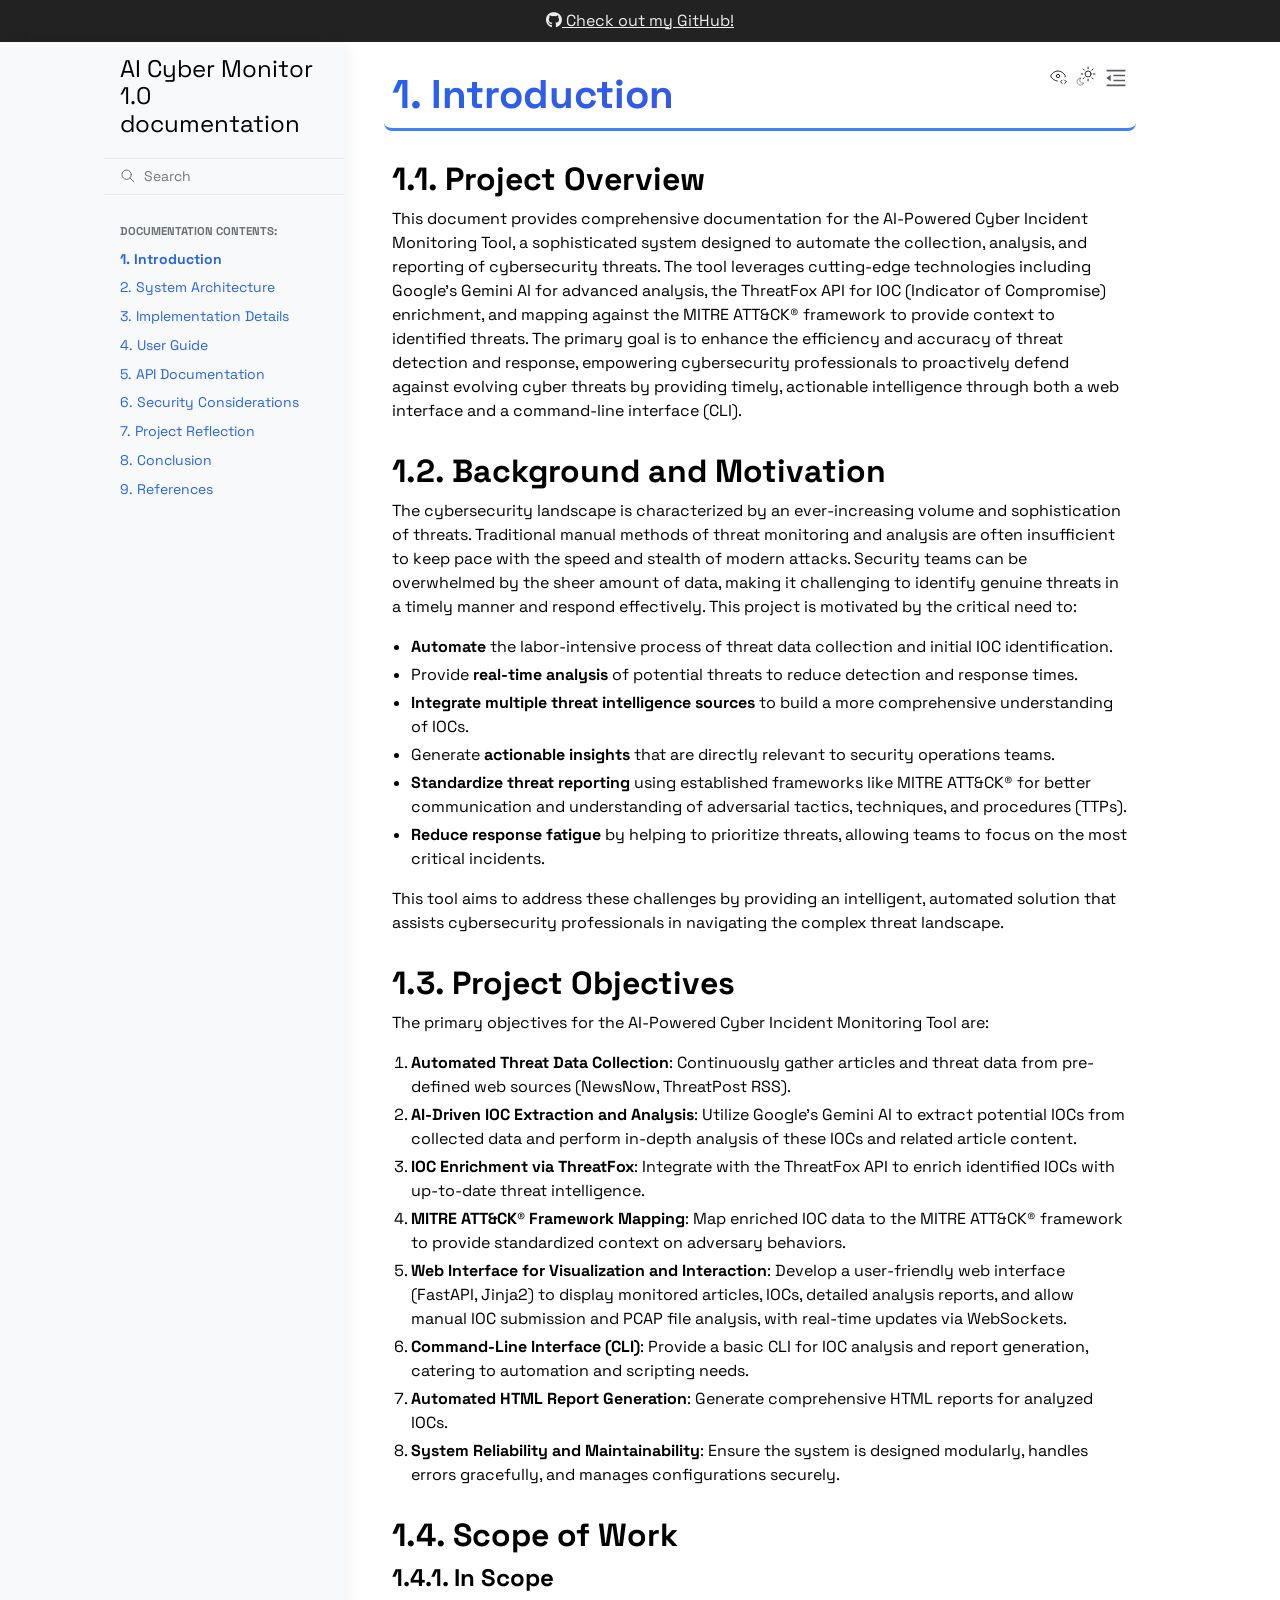
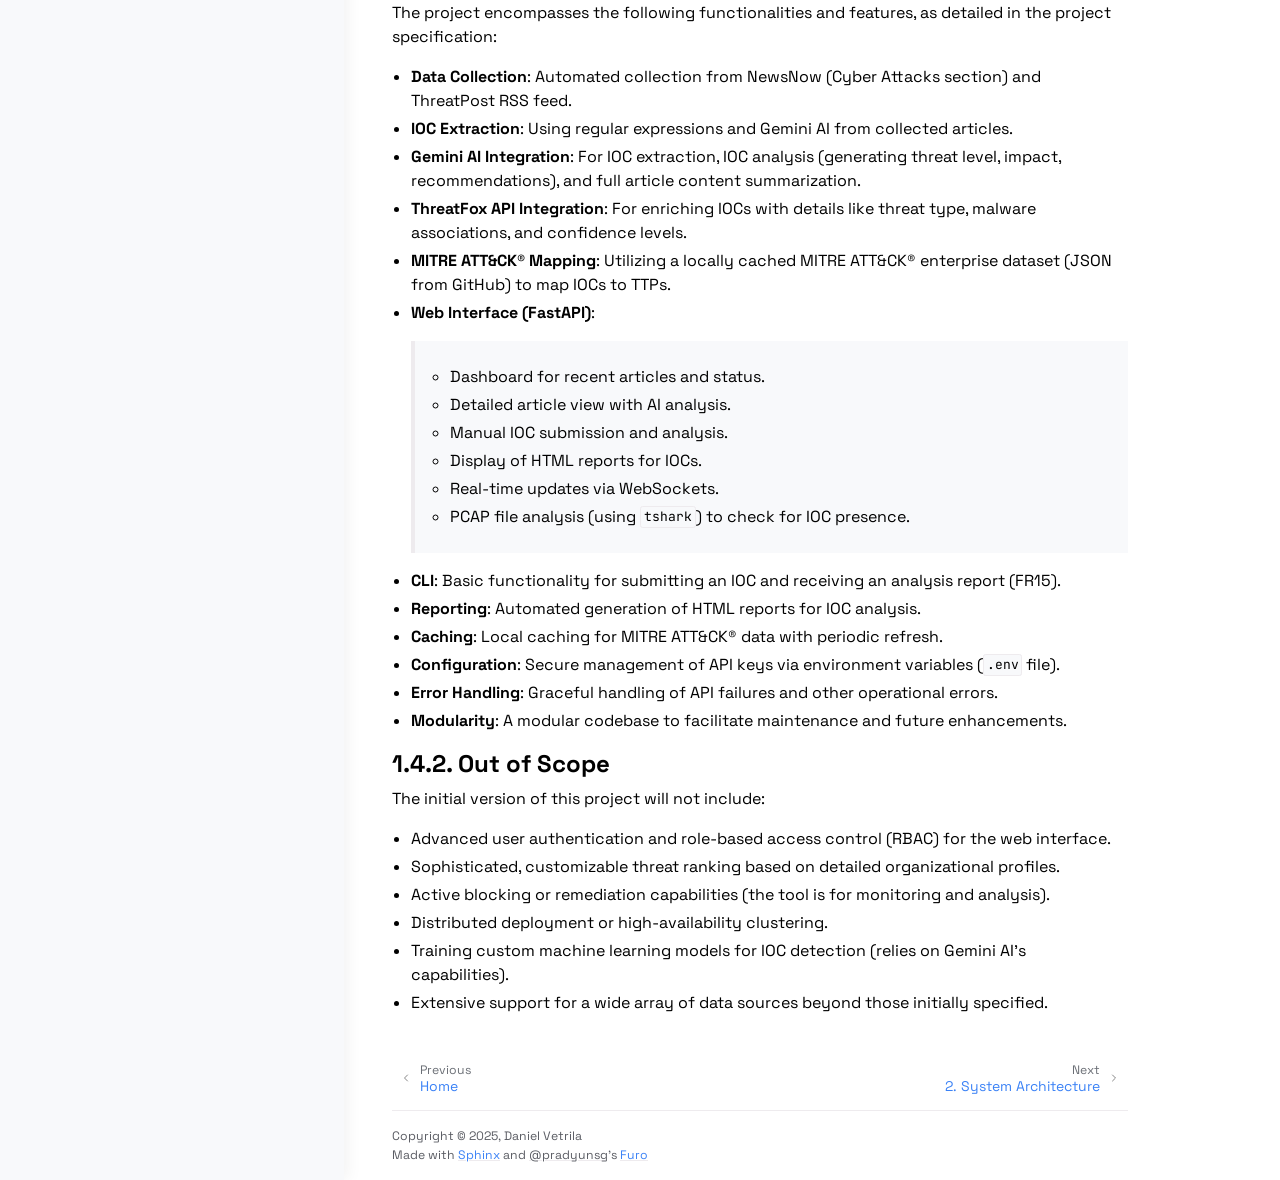
<file: introduction.html>
<!doctype html>
<html class="no-js" lang="en" data-content_root="./">
  <head><meta charset="utf-8"/>
    <meta name="viewport" content="width=device-width,initial-scale=1"/>
    <meta name="color-scheme" content="light dark"><meta name="viewport" content="width=device-width, initial-scale=1" />
<link rel="index" title="Index" href="genindex.html" /><link rel="search" title="Search" href="search.html" /><link rel="next" title="2. System Architecture" href="architecture.html" /><link rel="prev" title="Welcome to AI Cyber Monitor Documentation" href="index.html" />

    <!-- Generated with Sphinx 8.2.3 and Furo 2024.08.06 -->
        <title>1. Introduction - AI Cyber Monitor 1.0 documentation</title>
      <link rel="stylesheet" type="text/css" href="_static/pygments.css?v=8f2a1f02" />
    <link rel="stylesheet" type="text/css" href="_static/styles/furo.css?v=354aac6f" />
    <link rel="stylesheet" type="text/css" href="_static/copybutton.css?v=76b2166b" />
    <link rel="stylesheet" type="text/css" href="_static/sphinx-design.min.css?v=95c83b7e" />
    <link rel="stylesheet" type="text/css" href="_static/styles/furo-extensions.css?v=302659d7" />
    <link rel="stylesheet" type="text/css" href="_static/css/modern.css?v=c84db6de" />
    <link rel="stylesheet" type="text/css" href="https://cdnjs.cloudflare.com/ajax/libs/font-awesome/6.4.0/css/all.min.css" />
    
    


<style>
  body {
    --color-code-background: #f8f8f8;
  --color-code-foreground: black;
  --color-brand-primary: #2563eb;
  --color-brand-secondary: #4f46e5;
  --color-brand-content: #3b82f6;
  --color-api-name: #4f46e5;
  --color-api-pre-name: #3b82f6;
  --color-link: #3b82f6;
  --font-stack: 'Space Grotesk', system-ui, -apple-system, Segoe UI, Roboto, sans-serif;
  --font-stack--monospace: 'JetBrains Mono', monospace;
  --sidebar-item-spacing-vertical: 0.4rem;
  --content-padding: 2rem;
  --gradient-primary: linear-gradient(135deg, #2563eb 0%, #4f46e5 100%);
  
  }
  @media not print {
    body[data-theme="dark"] {
      --color-code-background: #202020;
  --color-code-foreground: #d0d0d0;
  --color-brand-primary: #818cf8;
  --color-brand-secondary: #6366f1;
  --color-brand-content: #818cf8;
  --color-background-primary: #0f172a;
  --color-background-secondary: #1e293b;
  
    }
    @media (prefers-color-scheme: dark) {
      body:not([data-theme="light"]) {
        --color-code-background: #202020;
  --color-code-foreground: #d0d0d0;
  --color-brand-primary: #818cf8;
  --color-brand-secondary: #6366f1;
  --color-brand-content: #818cf8;
  --color-background-primary: #0f172a;
  --color-background-secondary: #1e293b;
  
      }
    }
  }
</style></head>
  <body>
    
    <script>
      document.body.dataset.theme = localStorage.getItem("theme") || "auto";
    </script>
    

<svg xmlns="http://www.w3.org/2000/svg" style="display: none;">
  <symbol id="svg-toc" viewBox="0 0 24 24">
    <title>Contents</title>
    <svg stroke="currentColor" fill="currentColor" stroke-width="0" viewBox="0 0 1024 1024">
      <path d="M408 442h480c4.4 0 8-3.6 8-8v-56c0-4.4-3.6-8-8-8H408c-4.4 0-8 3.6-8 8v56c0 4.4 3.6 8 8 8zm-8 204c0 4.4 3.6 8 8 8h480c4.4 0 8-3.6 8-8v-56c0-4.4-3.6-8-8-8H408c-4.4 0-8 3.6-8 8v56zm504-486H120c-4.4 0-8 3.6-8 8v56c0 4.4 3.6 8 8 8h784c4.4 0 8-3.6 8-8v-56c0-4.4-3.6-8-8-8zm0 632H120c-4.4 0-8 3.6-8 8v56c0 4.4 3.6 8 8 8h784c4.4 0 8-3.6 8-8v-56c0-4.4-3.6-8-8-8zM115.4 518.9L271.7 642c5.8 4.6 14.4.5 14.4-6.9V388.9c0-7.4-8.5-11.5-14.4-6.9L115.4 505.1a8.74 8.74 0 0 0 0 13.8z"/>
    </svg>
  </symbol>
  <symbol id="svg-menu" viewBox="0 0 24 24">
    <title>Menu</title>
    <svg xmlns="http://www.w3.org/2000/svg" viewBox="0 0 24 24" fill="none" stroke="currentColor"
      stroke-width="2" stroke-linecap="round" stroke-linejoin="round" class="feather-menu">
      <line x1="3" y1="12" x2="21" y2="12"></line>
      <line x1="3" y1="6" x2="21" y2="6"></line>
      <line x1="3" y1="18" x2="21" y2="18"></line>
    </svg>
  </symbol>
  <symbol id="svg-arrow-right" viewBox="0 0 24 24">
    <title>Expand</title>
    <svg xmlns="http://www.w3.org/2000/svg" viewBox="0 0 24 24" fill="none" stroke="currentColor"
      stroke-width="2" stroke-linecap="round" stroke-linejoin="round" class="feather-chevron-right">
      <polyline points="9 18 15 12 9 6"></polyline>
    </svg>
  </symbol>
  <symbol id="svg-sun" viewBox="0 0 24 24">
    <title>Light mode</title>
    <svg xmlns="http://www.w3.org/2000/svg" viewBox="0 0 24 24" fill="none" stroke="currentColor"
      stroke-width="1" stroke-linecap="round" stroke-linejoin="round" class="feather-sun">
      <circle cx="12" cy="12" r="5"></circle>
      <line x1="12" y1="1" x2="12" y2="3"></line>
      <line x1="12" y1="21" x2="12" y2="23"></line>
      <line x1="4.22" y1="4.22" x2="5.64" y2="5.64"></line>
      <line x1="18.36" y1="18.36" x2="19.78" y2="19.78"></line>
      <line x1="1" y1="12" x2="3" y2="12"></line>
      <line x1="21" y1="12" x2="23" y2="12"></line>
      <line x1="4.22" y1="19.78" x2="5.64" y2="18.36"></line>
      <line x1="18.36" y1="5.64" x2="19.78" y2="4.22"></line>
    </svg>
  </symbol>
  <symbol id="svg-moon" viewBox="0 0 24 24">
    <title>Dark mode</title>
    <svg xmlns="http://www.w3.org/2000/svg" viewBox="0 0 24 24" fill="none" stroke="currentColor"
      stroke-width="1" stroke-linecap="round" stroke-linejoin="round" class="icon-tabler-moon">
      <path stroke="none" d="M0 0h24v24H0z" fill="none" />
      <path d="M12 3c.132 0 .263 0 .393 0a7.5 7.5 0 0 0 7.92 12.446a9 9 0 1 1 -8.313 -12.454z" />
    </svg>
  </symbol>
  <symbol id="svg-sun-with-moon" viewBox="0 0 24 24">
    <title>Auto light/dark, in light mode</title>
    <svg xmlns="http://www.w3.org/2000/svg" viewBox="0 0 24 24" fill="none" stroke="currentColor"
      stroke-width="1" stroke-linecap="round" stroke-linejoin="round"
      class="icon-custom-derived-from-feather-sun-and-tabler-moon">
      <path style="opacity: 50%" d="M 5.411 14.504 C 5.471 14.504 5.532 14.504 5.591 14.504 C 3.639 16.319 4.383 19.569 6.931 20.352 C 7.693 20.586 8.512 20.551 9.25 20.252 C 8.023 23.207 4.056 23.725 2.11 21.184 C 0.166 18.642 1.702 14.949 4.874 14.536 C 5.051 14.512 5.231 14.5 5.411 14.5 L 5.411 14.504 Z"/>
      <line x1="14.5" y1="3.25" x2="14.5" y2="1.25"/>
      <line x1="14.5" y1="15.85" x2="14.5" y2="17.85"/>
      <line x1="10.044" y1="5.094" x2="8.63" y2="3.68"/>
      <line x1="19" y1="14.05" x2="20.414" y2="15.464"/>
      <line x1="8.2" y1="9.55" x2="6.2" y2="9.55"/>
      <line x1="20.8" y1="9.55" x2="22.8" y2="9.55"/>
      <line x1="10.044" y1="14.006" x2="8.63" y2="15.42"/>
      <line x1="19" y1="5.05" x2="20.414" y2="3.636"/>
      <circle cx="14.5" cy="9.55" r="3.6"/>
    </svg>
  </symbol>
  <symbol id="svg-moon-with-sun" viewBox="0 0 24 24">
    <title>Auto light/dark, in dark mode</title>
    <svg xmlns="http://www.w3.org/2000/svg" viewBox="0 0 24 24" fill="none" stroke="currentColor"
      stroke-width="1" stroke-linecap="round" stroke-linejoin="round"
      class="icon-custom-derived-from-feather-sun-and-tabler-moon">
      <path d="M 8.282 7.007 C 8.385 7.007 8.494 7.007 8.595 7.007 C 5.18 10.184 6.481 15.869 10.942 17.24 C 12.275 17.648 13.706 17.589 15 17.066 C 12.851 22.236 5.91 23.143 2.505 18.696 C -0.897 14.249 1.791 7.786 7.342 7.063 C 7.652 7.021 7.965 7 8.282 7 L 8.282 7.007 Z"/>
      <line style="opacity: 50%" x1="18" y1="3.705" x2="18" y2="2.5"/>
      <line style="opacity: 50%" x1="18" y1="11.295" x2="18" y2="12.5"/>
      <line style="opacity: 50%" x1="15.316" y1="4.816" x2="14.464" y2="3.964"/>
      <line style="opacity: 50%" x1="20.711" y1="10.212" x2="21.563" y2="11.063"/>
      <line style="opacity: 50%" x1="14.205" y1="7.5" x2="13.001" y2="7.5"/>
      <line style="opacity: 50%" x1="21.795" y1="7.5" x2="23" y2="7.5"/>
      <line style="opacity: 50%" x1="15.316" y1="10.184" x2="14.464" y2="11.036"/>
      <line style="opacity: 50%" x1="20.711" y1="4.789" x2="21.563" y2="3.937"/>
      <circle style="opacity: 50%" cx="18" cy="7.5" r="2.169"/>
    </svg>
  </symbol>
  <symbol id="svg-pencil" viewBox="0 0 24 24">
    <svg xmlns="http://www.w3.org/2000/svg" viewBox="0 0 24 24" fill="none" stroke="currentColor"
      stroke-width="1" stroke-linecap="round" stroke-linejoin="round" class="icon-tabler-pencil-code">
      <path d="M4 20h4l10.5 -10.5a2.828 2.828 0 1 0 -4 -4l-10.5 10.5v4" />
      <path d="M13.5 6.5l4 4" />
      <path d="M20 21l2 -2l-2 -2" />
      <path d="M17 17l-2 2l2 2" />
    </svg>
  </symbol>
  <symbol id="svg-eye" viewBox="0 0 24 24">
    <svg xmlns="http://www.w3.org/2000/svg" viewBox="0 0 24 24" fill="none" stroke="currentColor"
      stroke-width="1" stroke-linecap="round" stroke-linejoin="round" class="icon-tabler-eye-code">
      <path stroke="none" d="M0 0h24v24H0z" fill="none" />
      <path d="M10 12a2 2 0 1 0 4 0a2 2 0 0 0 -4 0" />
      <path
        d="M11.11 17.958c-3.209 -.307 -5.91 -2.293 -8.11 -5.958c2.4 -4 5.4 -6 9 -6c3.6 0 6.6 2 9 6c-.21 .352 -.427 .688 -.647 1.008" />
      <path d="M20 21l2 -2l-2 -2" />
      <path d="M17 17l-2 2l2 2" />
    </svg>
  </symbol>
</svg>

<input type="checkbox" class="sidebar-toggle" name="__navigation" id="__navigation">
<input type="checkbox" class="sidebar-toggle" name="__toc" id="__toc">
<label class="overlay sidebar-overlay" for="__navigation">
  <div class="visually-hidden">Hide navigation sidebar</div>
</label>
<label class="overlay toc-overlay" for="__toc">
  <div class="visually-hidden">Hide table of contents sidebar</div>
</label>

<a class="skip-to-content muted-link" href="#furo-main-content">Skip to content</a>

<div class="announcement">
  <aside class="announcement-content">
     <a href="https://github.com/GGal1leo"><i class="fa-brands fa-github"></i> Check out my GitHub!</a> 
  </aside>
</div>

<div class="page">
  <header class="mobile-header">
    <div class="header-left">
      <label class="nav-overlay-icon" for="__navigation">
        <div class="visually-hidden">Toggle site navigation sidebar</div>
        <i class="icon"><svg><use href="#svg-menu"></use></svg></i>
      </label>
    </div>
    <div class="header-center">
      <a href="index.html"><div class="brand">AI Cyber Monitor 1.0 documentation</div></a>
    </div>
    <div class="header-right">
      <div class="theme-toggle-container theme-toggle-header">
        <button class="theme-toggle">
          <div class="visually-hidden">Toggle Light / Dark / Auto color theme</div>
          <svg class="theme-icon-when-auto-light"><use href="#svg-sun-with-moon"></use></svg>
          <svg class="theme-icon-when-auto-dark"><use href="#svg-moon-with-sun"></use></svg>
          <svg class="theme-icon-when-dark"><use href="#svg-moon"></use></svg>
          <svg class="theme-icon-when-light"><use href="#svg-sun"></use></svg>
        </button>
      </div>
      <label class="toc-overlay-icon toc-header-icon" for="__toc">
        <div class="visually-hidden">Toggle table of contents sidebar</div>
        <i class="icon"><svg><use href="#svg-toc"></use></svg></i>
      </label>
    </div>
  </header>
  <aside class="sidebar-drawer">
    <div class="sidebar-container">
      
      <div class="sidebar-sticky"><a class="sidebar-brand" href="index.html">
  
  
  <span class="sidebar-brand-text">AI Cyber Monitor 1.0 documentation</span>
  
</a><form class="sidebar-search-container" method="get" action="search.html" role="search">
  <input class="sidebar-search" placeholder="Search" name="q" aria-label="Search">
  <input type="hidden" name="check_keywords" value="yes">
  <input type="hidden" name="area" value="default">
</form>
<div id="searchbox"></div><div class="sidebar-scroll"><div class="sidebar-tree">
  <p class="caption" role="heading"><span class="caption-text">Documentation Contents:</span></p>
<ul class="current">
<li class="toctree-l1 current current-page"><a class="current reference internal" href="#">1. Introduction</a></li>
<li class="toctree-l1"><a class="reference internal" href="architecture.html">2. System Architecture</a></li>
<li class="toctree-l1"><a class="reference internal" href="implementation.html">3. Implementation Details</a></li>
<li class="toctree-l1"><a class="reference internal" href="user-guide.html">4. User Guide</a></li>
<li class="toctree-l1"><a class="reference internal" href="api.html">5. API Documentation</a></li>
<li class="toctree-l1"><a class="reference internal" href="security.html">6. Security Considerations</a></li>
<li class="toctree-l1"><a class="reference internal" href="reflection.html">7. Project Reflection</a></li>
<li class="toctree-l1"><a class="reference internal" href="conclusion.html">8. Conclusion</a></li>
<li class="toctree-l1"><a class="reference internal" href="references.html">9. References</a></li>
</ul>

</div>
</div>

      </div>
      
    </div>
  </aside>
  <div class="main">
    <div class="content">
      <div class="article-container">
        <a href="#" class="back-to-top muted-link">
          <svg xmlns="http://www.w3.org/2000/svg" viewBox="0 0 24 24">
            <path d="M13 20h-2V8l-5.5 5.5-1.42-1.42L12 4.16l7.92 7.92-1.42 1.42L13 8v12z"></path>
          </svg>
          <span>Back to top</span>
        </a>
        <div class="content-icon-container">
          <div class="view-this-page">
  <a class="muted-link" href="_sources/introduction.rst.txt" title="View this page">
    <svg><use href="#svg-eye"></use></svg>
    <span class="visually-hidden">View this page</span>
  </a>
</div>
<div class="theme-toggle-container theme-toggle-content">
            <button class="theme-toggle">
              <div class="visually-hidden">Toggle Light / Dark / Auto color theme</div>
              <svg class="theme-icon-when-auto-light"><use href="#svg-sun-with-moon"></use></svg>
              <svg class="theme-icon-when-auto-dark"><use href="#svg-moon-with-sun"></use></svg>
              <svg class="theme-icon-when-dark"><use href="#svg-moon"></use></svg>
              <svg class="theme-icon-when-light"><use href="#svg-sun"></use></svg>
            </button>
          </div>
          <label class="toc-overlay-icon toc-content-icon" for="__toc">
            <div class="visually-hidden">Toggle table of contents sidebar</div>
            <i class="icon"><svg><use href="#svg-toc"></use></svg></i>
          </label>
        </div>
        <article role="main" id="furo-main-content">
          <section id="introduction">
<h1><span class="section-number">1. </span>Introduction<a class="headerlink" href="#introduction" title="Link to this heading">¶</a></h1>
<section id="project-overview">
<span id="intro-overview"></span><h2><span class="section-number">1.1. </span>Project Overview<a class="headerlink" href="#project-overview" title="Link to this heading">¶</a></h2>
<p>This document provides comprehensive documentation for the AI-Powered Cyber Incident Monitoring Tool, a sophisticated system designed to automate the collection, analysis, and reporting of cybersecurity threats. The tool leverages cutting-edge technologies including Google’s Gemini AI for advanced analysis, the ThreatFox API for IOC (Indicator of Compromise) enrichment, and mapping against the MITRE ATT&amp;CK® framework to provide context to identified threats. The primary goal is to enhance the efficiency and accuracy of threat detection and response, empowering cybersecurity professionals to proactively defend against evolving cyber threats by providing timely, actionable intelligence through both a web interface and a command-line interface (CLI).</p>
</section>
<section id="background-and-motivation">
<span id="intro-background-motivation"></span><h2><span class="section-number">1.2. </span>Background and Motivation<a class="headerlink" href="#background-and-motivation" title="Link to this heading">¶</a></h2>
<p>The cybersecurity landscape is characterized by an ever-increasing volume and sophistication of threats. Traditional manual methods of threat monitoring and analysis are often insufficient to keep pace with the speed and stealth of modern attacks. Security teams can be overwhelmed by the sheer amount of data, making it challenging to identify genuine threats in a timely manner and respond effectively. This project is motivated by the critical need to:</p>
<ul class="simple">
<li><p><strong>Automate</strong> the labor-intensive process of threat data collection and initial IOC identification.</p></li>
<li><p>Provide <strong>real-time analysis</strong> of potential threats to reduce detection and response times.</p></li>
<li><p><strong>Integrate multiple threat intelligence sources</strong> to build a more comprehensive understanding of IOCs.</p></li>
<li><p>Generate <strong>actionable insights</strong> that are directly relevant to security operations teams.</p></li>
<li><p><strong>Standardize threat reporting</strong> using established frameworks like MITRE ATT&amp;CK® for better communication and understanding of adversarial tactics, techniques, and procedures (TTPs).</p></li>
<li><p><strong>Reduce response fatigue</strong> by helping to prioritize threats, allowing teams to focus on the most critical incidents.</p></li>
</ul>
<p>This tool aims to address these challenges by providing an intelligent, automated solution that assists cybersecurity professionals in navigating the complex threat landscape.</p>
</section>
<section id="project-objectives">
<span id="intro-objectives"></span><h2><span class="section-number">1.3. </span>Project Objectives<a class="headerlink" href="#project-objectives" title="Link to this heading">¶</a></h2>
<p>The primary objectives for the AI-Powered Cyber Incident Monitoring Tool are:</p>
<ol class="arabic simple">
<li><p><strong>Automated Threat Data Collection</strong>: Continuously gather articles and threat data from pre-defined web sources (NewsNow, ThreatPost RSS).</p></li>
<li><p><strong>AI-Driven IOC Extraction and Analysis</strong>: Utilize Google’s Gemini AI to extract potential IOCs from collected data and perform in-depth analysis of these IOCs and related article content.</p></li>
<li><p><strong>IOC Enrichment via ThreatFox</strong>: Integrate with the ThreatFox API to enrich identified IOCs with up-to-date threat intelligence.</p></li>
<li><p><strong>MITRE ATT&amp;CK® Framework Mapping</strong>: Map enriched IOC data to the MITRE ATT&amp;CK® framework to provide standardized context on adversary behaviors.</p></li>
<li><p><strong>Web Interface for Visualization and Interaction</strong>: Develop a user-friendly web interface (FastAPI, Jinja2) to display monitored articles, IOCs, detailed analysis reports, and allow manual IOC submission and PCAP file analysis, with real-time updates via WebSockets.</p></li>
<li><p><strong>Command-Line Interface (CLI)</strong>: Provide a basic CLI for IOC analysis and report generation, catering to automation and scripting needs.</p></li>
<li><p><strong>Automated HTML Report Generation</strong>: Generate comprehensive HTML reports for analyzed IOCs.</p></li>
<li><p><strong>System Reliability and Maintainability</strong>: Ensure the system is designed modularly, handles errors gracefully, and manages configurations securely.</p></li>
</ol>
</section>
<section id="scope-of-work">
<span id="intro-scope"></span><h2><span class="section-number">1.4. </span>Scope of Work<a class="headerlink" href="#scope-of-work" title="Link to this heading">¶</a></h2>
<section id="in-scope">
<span id="intro-scope-in"></span><h3><span class="section-number">1.4.1. </span>In Scope<a class="headerlink" href="#in-scope" title="Link to this heading">¶</a></h3>
<p>The project encompasses the following functionalities and features, as detailed in the project specification:</p>
<ul>
<li><p><strong>Data Collection</strong>: Automated collection from NewsNow (Cyber Attacks section) and ThreatPost RSS feed.</p></li>
<li><p><strong>IOC Extraction</strong>: Using regular expressions and Gemini AI from collected articles.</p></li>
<li><p><strong>Gemini AI Integration</strong>: For IOC extraction, IOC analysis (generating threat level, impact, recommendations), and full article content summarization.</p></li>
<li><p><strong>ThreatFox API Integration</strong>: For enriching IOCs with details like threat type, malware associations, and confidence levels.</p></li>
<li><p><strong>MITRE ATT&amp;CK® Mapping</strong>: Utilizing a locally cached MITRE ATT&amp;CK® enterprise dataset (JSON from GitHub) to map IOCs to TTPs.</p></li>
<li><p><strong>Web Interface (FastAPI)</strong>:</p>
<blockquote>
<div><ul class="simple">
<li><p>Dashboard for recent articles and status.</p></li>
<li><p>Detailed article view with AI analysis.</p></li>
<li><p>Manual IOC submission and analysis.</p></li>
<li><p>Display of HTML reports for IOCs.</p></li>
<li><p>Real-time updates via WebSockets.</p></li>
<li><p>PCAP file analysis (using <code class="docutils literal notranslate"><span class="pre">tshark</span></code>) to check for IOC presence.</p></li>
</ul>
</div></blockquote>
</li>
<li><p><strong>CLI</strong>: Basic functionality for submitting an IOC and receiving an analysis report (FR15).</p></li>
<li><p><strong>Reporting</strong>: Automated generation of HTML reports for IOC analysis.</p></li>
<li><p><strong>Caching</strong>: Local caching for MITRE ATT&amp;CK® data with periodic refresh.</p></li>
<li><p><strong>Configuration</strong>: Secure management of API keys via environment variables (<code class="docutils literal notranslate"><span class="pre">.env</span></code> file).</p></li>
<li><p><strong>Error Handling</strong>: Graceful handling of API failures and other operational errors.</p></li>
<li><p><strong>Modularity</strong>: A modular codebase to facilitate maintenance and future enhancements.</p></li>
</ul>
</section>
<section id="out-of-scope">
<span id="intro-scope-out"></span><h3><span class="section-number">1.4.2. </span>Out of Scope<a class="headerlink" href="#out-of-scope" title="Link to this heading">¶</a></h3>
<p>The initial version of this project will not include:</p>
<ul class="simple">
<li><p>Advanced user authentication and role-based access control (RBAC) for the web interface.</p></li>
<li><p>Sophisticated, customizable threat ranking based on detailed organizational profiles.</p></li>
<li><p>Active blocking or remediation capabilities (the tool is for monitoring and analysis).</p></li>
<li><p>Distributed deployment or high-availability clustering.</p></li>
<li><p>Training custom machine learning models for IOC detection (relies on Gemini AI’s capabilities).</p></li>
<li><p>Extensive support for a wide array of data sources beyond those initially specified.</p></li>
</ul>
</section>
</section>
</section>

        </article>
      </div>
      <footer>
        
        <div class="related-pages">
          <a class="next-page" href="architecture.html">
              <div class="page-info">
                <div class="context">
                  <span>Next</span>
                </div>
                <div class="title"><span class="section-number">2. </span>System Architecture</div>
              </div>
              <svg class="furo-related-icon"><use href="#svg-arrow-right"></use></svg>
            </a>
          <a class="prev-page" href="index.html">
              <svg class="furo-related-icon"><use href="#svg-arrow-right"></use></svg>
              <div class="page-info">
                <div class="context">
                  <span>Previous</span>
                </div>
                
                <div class="title">Home</div>
                
              </div>
            </a>
        </div>
        <div class="bottom-of-page">
          <div class="left-details">
            <div class="copyright">
                Copyright &#169; 2025, Daniel Vetrila
            </div>
            Made with <a href="https://www.sphinx-doc.org/">Sphinx</a> and <a class="muted-link" href="https://pradyunsg.me">@pradyunsg</a>'s
            
            <a href="https://github.com/pradyunsg/furo">Furo</a>
            
          </div>
          <div class="right-details">
            
          </div>
        </div>
        
      </footer>
    </div>
    <aside class="toc-drawer">
      
      
      <div class="toc-sticky toc-scroll">
        <div class="toc-title-container">
          <span class="toc-title">
            On this page
          </span>
        </div>
        <div class="toc-tree-container">
          <div class="toc-tree">
            <ul>
<li><a class="reference internal" href="#">1. Introduction</a><ul>
<li><a class="reference internal" href="#project-overview">1.1. Project Overview</a></li>
<li><a class="reference internal" href="#background-and-motivation">1.2. Background and Motivation</a></li>
<li><a class="reference internal" href="#project-objectives">1.3. Project Objectives</a></li>
<li><a class="reference internal" href="#scope-of-work">1.4. Scope of Work</a><ul>
<li><a class="reference internal" href="#in-scope">1.4.1. In Scope</a></li>
<li><a class="reference internal" href="#out-of-scope">1.4.2. Out of Scope</a></li>
</ul>
</li>
</ul>
</li>
</ul>

          </div>
        </div>
      </div>
      
      
    </aside>
  </div>
</div><script src="_static/documentation_options.js?v=d6b6a36a"></script>
    <script src="_static/doctools.js?v=9bcbadda"></script>
    <script src="_static/sphinx_highlight.js?v=dc90522c"></script>
    <script src="_static/scripts/furo.js?v=5fa4622c"></script>
    <script src="_static/clipboard.min.js?v=a7894cd8"></script>
    <script src="_static/copybutton.js?v=f281be69"></script>
    <script src="_static/design-tabs.js?v=f930bc37"></script>
    </body>
</html>
</file>
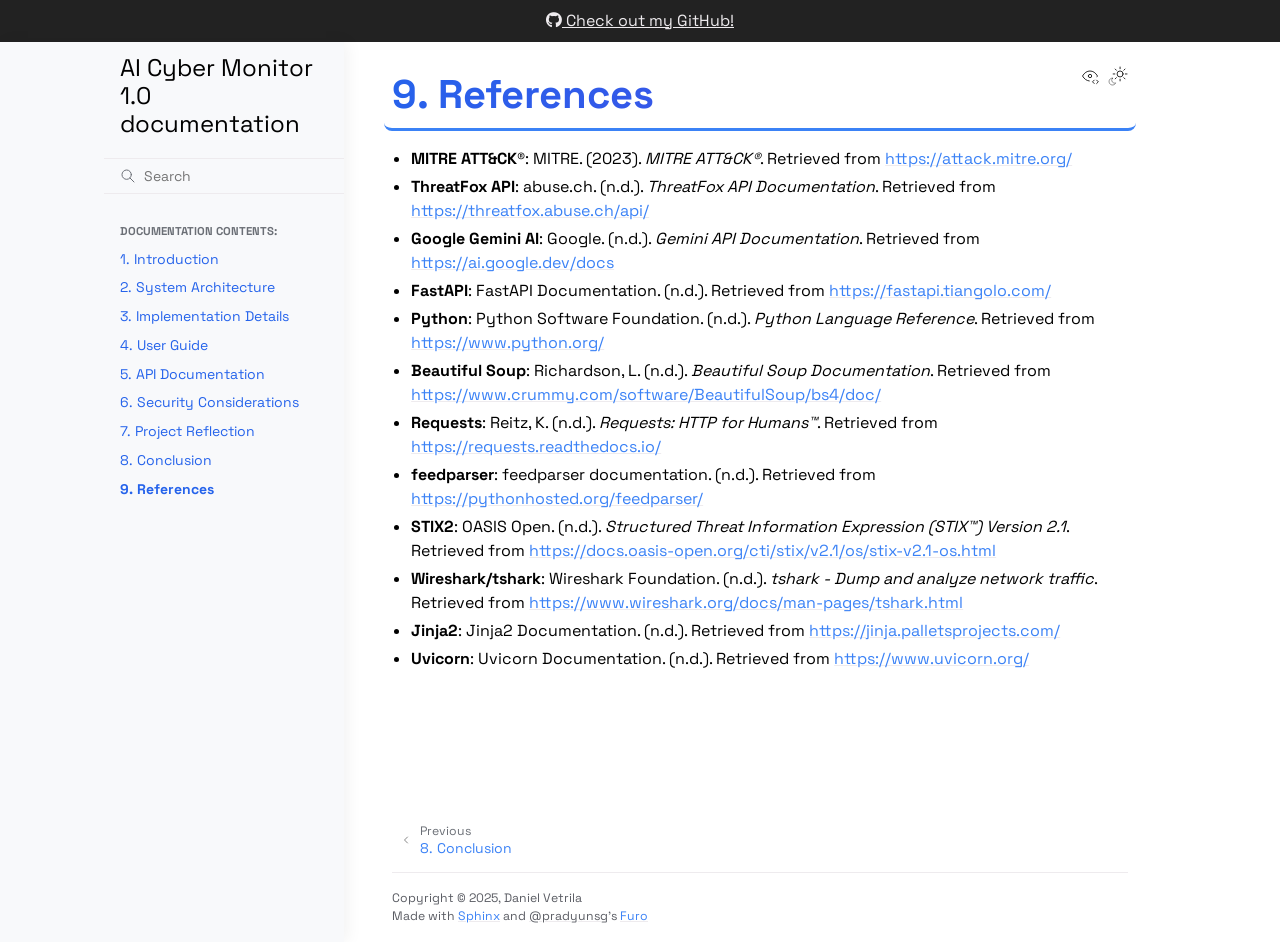
<file: references.html>
<!doctype html>
<html class="no-js" lang="en" data-content_root="./">
  <head><meta charset="utf-8"/>
    <meta name="viewport" content="width=device-width,initial-scale=1"/>
    <meta name="color-scheme" content="light dark"><meta name="viewport" content="width=device-width, initial-scale=1" />
<link rel="index" title="Index" href="genindex.html" /><link rel="search" title="Search" href="search.html" /><link rel="prev" title="8. Conclusion" href="conclusion.html" />

    <!-- Generated with Sphinx 8.2.3 and Furo 2024.08.06 -->
        <title>9. References - AI Cyber Monitor 1.0 documentation</title>
      <link rel="stylesheet" type="text/css" href="_static/pygments.css?v=8f2a1f02" />
    <link rel="stylesheet" type="text/css" href="_static/styles/furo.css?v=354aac6f" />
    <link rel="stylesheet" type="text/css" href="_static/copybutton.css?v=76b2166b" />
    <link rel="stylesheet" type="text/css" href="_static/sphinx-design.min.css?v=95c83b7e" />
    <link rel="stylesheet" type="text/css" href="_static/styles/furo-extensions.css?v=302659d7" />
    <link rel="stylesheet" type="text/css" href="_static/css/modern.css?v=c84db6de" />
    <link rel="stylesheet" type="text/css" href="https://cdnjs.cloudflare.com/ajax/libs/font-awesome/6.4.0/css/all.min.css" />
    
    


<style>
  body {
    --color-code-background: #f8f8f8;
  --color-code-foreground: black;
  --color-brand-primary: #2563eb;
  --color-brand-secondary: #4f46e5;
  --color-brand-content: #3b82f6;
  --color-api-name: #4f46e5;
  --color-api-pre-name: #3b82f6;
  --color-link: #3b82f6;
  --font-stack: 'Space Grotesk', system-ui, -apple-system, Segoe UI, Roboto, sans-serif;
  --font-stack--monospace: 'JetBrains Mono', monospace;
  --sidebar-item-spacing-vertical: 0.4rem;
  --content-padding: 2rem;
  --gradient-primary: linear-gradient(135deg, #2563eb 0%, #4f46e5 100%);
  
  }
  @media not print {
    body[data-theme="dark"] {
      --color-code-background: #202020;
  --color-code-foreground: #d0d0d0;
  --color-brand-primary: #818cf8;
  --color-brand-secondary: #6366f1;
  --color-brand-content: #818cf8;
  --color-background-primary: #0f172a;
  --color-background-secondary: #1e293b;
  
    }
    @media (prefers-color-scheme: dark) {
      body:not([data-theme="light"]) {
        --color-code-background: #202020;
  --color-code-foreground: #d0d0d0;
  --color-brand-primary: #818cf8;
  --color-brand-secondary: #6366f1;
  --color-brand-content: #818cf8;
  --color-background-primary: #0f172a;
  --color-background-secondary: #1e293b;
  
      }
    }
  }
</style></head>
  <body>
    
    <script>
      document.body.dataset.theme = localStorage.getItem("theme") || "auto";
    </script>
    

<svg xmlns="http://www.w3.org/2000/svg" style="display: none;">
  <symbol id="svg-toc" viewBox="0 0 24 24">
    <title>Contents</title>
    <svg stroke="currentColor" fill="currentColor" stroke-width="0" viewBox="0 0 1024 1024">
      <path d="M408 442h480c4.4 0 8-3.6 8-8v-56c0-4.4-3.6-8-8-8H408c-4.4 0-8 3.6-8 8v56c0 4.4 3.6 8 8 8zm-8 204c0 4.4 3.6 8 8 8h480c4.4 0 8-3.6 8-8v-56c0-4.4-3.6-8-8-8H408c-4.4 0-8 3.6-8 8v56zm504-486H120c-4.4 0-8 3.6-8 8v56c0 4.4 3.6 8 8 8h784c4.4 0 8-3.6 8-8v-56c0-4.4-3.6-8-8-8zm0 632H120c-4.4 0-8 3.6-8 8v56c0 4.4 3.6 8 8 8h784c4.4 0 8-3.6 8-8v-56c0-4.4-3.6-8-8-8zM115.4 518.9L271.7 642c5.8 4.6 14.4.5 14.4-6.9V388.9c0-7.4-8.5-11.5-14.4-6.9L115.4 505.1a8.74 8.74 0 0 0 0 13.8z"/>
    </svg>
  </symbol>
  <symbol id="svg-menu" viewBox="0 0 24 24">
    <title>Menu</title>
    <svg xmlns="http://www.w3.org/2000/svg" viewBox="0 0 24 24" fill="none" stroke="currentColor"
      stroke-width="2" stroke-linecap="round" stroke-linejoin="round" class="feather-menu">
      <line x1="3" y1="12" x2="21" y2="12"></line>
      <line x1="3" y1="6" x2="21" y2="6"></line>
      <line x1="3" y1="18" x2="21" y2="18"></line>
    </svg>
  </symbol>
  <symbol id="svg-arrow-right" viewBox="0 0 24 24">
    <title>Expand</title>
    <svg xmlns="http://www.w3.org/2000/svg" viewBox="0 0 24 24" fill="none" stroke="currentColor"
      stroke-width="2" stroke-linecap="round" stroke-linejoin="round" class="feather-chevron-right">
      <polyline points="9 18 15 12 9 6"></polyline>
    </svg>
  </symbol>
  <symbol id="svg-sun" viewBox="0 0 24 24">
    <title>Light mode</title>
    <svg xmlns="http://www.w3.org/2000/svg" viewBox="0 0 24 24" fill="none" stroke="currentColor"
      stroke-width="1" stroke-linecap="round" stroke-linejoin="round" class="feather-sun">
      <circle cx="12" cy="12" r="5"></circle>
      <line x1="12" y1="1" x2="12" y2="3"></line>
      <line x1="12" y1="21" x2="12" y2="23"></line>
      <line x1="4.22" y1="4.22" x2="5.64" y2="5.64"></line>
      <line x1="18.36" y1="18.36" x2="19.78" y2="19.78"></line>
      <line x1="1" y1="12" x2="3" y2="12"></line>
      <line x1="21" y1="12" x2="23" y2="12"></line>
      <line x1="4.22" y1="19.78" x2="5.64" y2="18.36"></line>
      <line x1="18.36" y1="5.64" x2="19.78" y2="4.22"></line>
    </svg>
  </symbol>
  <symbol id="svg-moon" viewBox="0 0 24 24">
    <title>Dark mode</title>
    <svg xmlns="http://www.w3.org/2000/svg" viewBox="0 0 24 24" fill="none" stroke="currentColor"
      stroke-width="1" stroke-linecap="round" stroke-linejoin="round" class="icon-tabler-moon">
      <path stroke="none" d="M0 0h24v24H0z" fill="none" />
      <path d="M12 3c.132 0 .263 0 .393 0a7.5 7.5 0 0 0 7.92 12.446a9 9 0 1 1 -8.313 -12.454z" />
    </svg>
  </symbol>
  <symbol id="svg-sun-with-moon" viewBox="0 0 24 24">
    <title>Auto light/dark, in light mode</title>
    <svg xmlns="http://www.w3.org/2000/svg" viewBox="0 0 24 24" fill="none" stroke="currentColor"
      stroke-width="1" stroke-linecap="round" stroke-linejoin="round"
      class="icon-custom-derived-from-feather-sun-and-tabler-moon">
      <path style="opacity: 50%" d="M 5.411 14.504 C 5.471 14.504 5.532 14.504 5.591 14.504 C 3.639 16.319 4.383 19.569 6.931 20.352 C 7.693 20.586 8.512 20.551 9.25 20.252 C 8.023 23.207 4.056 23.725 2.11 21.184 C 0.166 18.642 1.702 14.949 4.874 14.536 C 5.051 14.512 5.231 14.5 5.411 14.5 L 5.411 14.504 Z"/>
      <line x1="14.5" y1="3.25" x2="14.5" y2="1.25"/>
      <line x1="14.5" y1="15.85" x2="14.5" y2="17.85"/>
      <line x1="10.044" y1="5.094" x2="8.63" y2="3.68"/>
      <line x1="19" y1="14.05" x2="20.414" y2="15.464"/>
      <line x1="8.2" y1="9.55" x2="6.2" y2="9.55"/>
      <line x1="20.8" y1="9.55" x2="22.8" y2="9.55"/>
      <line x1="10.044" y1="14.006" x2="8.63" y2="15.42"/>
      <line x1="19" y1="5.05" x2="20.414" y2="3.636"/>
      <circle cx="14.5" cy="9.55" r="3.6"/>
    </svg>
  </symbol>
  <symbol id="svg-moon-with-sun" viewBox="0 0 24 24">
    <title>Auto light/dark, in dark mode</title>
    <svg xmlns="http://www.w3.org/2000/svg" viewBox="0 0 24 24" fill="none" stroke="currentColor"
      stroke-width="1" stroke-linecap="round" stroke-linejoin="round"
      class="icon-custom-derived-from-feather-sun-and-tabler-moon">
      <path d="M 8.282 7.007 C 8.385 7.007 8.494 7.007 8.595 7.007 C 5.18 10.184 6.481 15.869 10.942 17.24 C 12.275 17.648 13.706 17.589 15 17.066 C 12.851 22.236 5.91 23.143 2.505 18.696 C -0.897 14.249 1.791 7.786 7.342 7.063 C 7.652 7.021 7.965 7 8.282 7 L 8.282 7.007 Z"/>
      <line style="opacity: 50%" x1="18" y1="3.705" x2="18" y2="2.5"/>
      <line style="opacity: 50%" x1="18" y1="11.295" x2="18" y2="12.5"/>
      <line style="opacity: 50%" x1="15.316" y1="4.816" x2="14.464" y2="3.964"/>
      <line style="opacity: 50%" x1="20.711" y1="10.212" x2="21.563" y2="11.063"/>
      <line style="opacity: 50%" x1="14.205" y1="7.5" x2="13.001" y2="7.5"/>
      <line style="opacity: 50%" x1="21.795" y1="7.5" x2="23" y2="7.5"/>
      <line style="opacity: 50%" x1="15.316" y1="10.184" x2="14.464" y2="11.036"/>
      <line style="opacity: 50%" x1="20.711" y1="4.789" x2="21.563" y2="3.937"/>
      <circle style="opacity: 50%" cx="18" cy="7.5" r="2.169"/>
    </svg>
  </symbol>
  <symbol id="svg-pencil" viewBox="0 0 24 24">
    <svg xmlns="http://www.w3.org/2000/svg" viewBox="0 0 24 24" fill="none" stroke="currentColor"
      stroke-width="1" stroke-linecap="round" stroke-linejoin="round" class="icon-tabler-pencil-code">
      <path d="M4 20h4l10.5 -10.5a2.828 2.828 0 1 0 -4 -4l-10.5 10.5v4" />
      <path d="M13.5 6.5l4 4" />
      <path d="M20 21l2 -2l-2 -2" />
      <path d="M17 17l-2 2l2 2" />
    </svg>
  </symbol>
  <symbol id="svg-eye" viewBox="0 0 24 24">
    <svg xmlns="http://www.w3.org/2000/svg" viewBox="0 0 24 24" fill="none" stroke="currentColor"
      stroke-width="1" stroke-linecap="round" stroke-linejoin="round" class="icon-tabler-eye-code">
      <path stroke="none" d="M0 0h24v24H0z" fill="none" />
      <path d="M10 12a2 2 0 1 0 4 0a2 2 0 0 0 -4 0" />
      <path
        d="M11.11 17.958c-3.209 -.307 -5.91 -2.293 -8.11 -5.958c2.4 -4 5.4 -6 9 -6c3.6 0 6.6 2 9 6c-.21 .352 -.427 .688 -.647 1.008" />
      <path d="M20 21l2 -2l-2 -2" />
      <path d="M17 17l-2 2l2 2" />
    </svg>
  </symbol>
</svg>

<input type="checkbox" class="sidebar-toggle" name="__navigation" id="__navigation">
<input type="checkbox" class="sidebar-toggle" name="__toc" id="__toc">
<label class="overlay sidebar-overlay" for="__navigation">
  <div class="visually-hidden">Hide navigation sidebar</div>
</label>
<label class="overlay toc-overlay" for="__toc">
  <div class="visually-hidden">Hide table of contents sidebar</div>
</label>

<a class="skip-to-content muted-link" href="#furo-main-content">Skip to content</a>

<div class="announcement">
  <aside class="announcement-content">
     <a href="https://github.com/GGal1leo"><i class="fa-brands fa-github"></i> Check out my GitHub!</a> 
  </aside>
</div>

<div class="page">
  <header class="mobile-header">
    <div class="header-left">
      <label class="nav-overlay-icon" for="__navigation">
        <div class="visually-hidden">Toggle site navigation sidebar</div>
        <i class="icon"><svg><use href="#svg-menu"></use></svg></i>
      </label>
    </div>
    <div class="header-center">
      <a href="index.html"><div class="brand">AI Cyber Monitor 1.0 documentation</div></a>
    </div>
    <div class="header-right">
      <div class="theme-toggle-container theme-toggle-header">
        <button class="theme-toggle">
          <div class="visually-hidden">Toggle Light / Dark / Auto color theme</div>
          <svg class="theme-icon-when-auto-light"><use href="#svg-sun-with-moon"></use></svg>
          <svg class="theme-icon-when-auto-dark"><use href="#svg-moon-with-sun"></use></svg>
          <svg class="theme-icon-when-dark"><use href="#svg-moon"></use></svg>
          <svg class="theme-icon-when-light"><use href="#svg-sun"></use></svg>
        </button>
      </div>
      <label class="toc-overlay-icon toc-header-icon no-toc" for="__toc">
        <div class="visually-hidden">Toggle table of contents sidebar</div>
        <i class="icon"><svg><use href="#svg-toc"></use></svg></i>
      </label>
    </div>
  </header>
  <aside class="sidebar-drawer">
    <div class="sidebar-container">
      
      <div class="sidebar-sticky"><a class="sidebar-brand" href="index.html">
  
  
  <span class="sidebar-brand-text">AI Cyber Monitor 1.0 documentation</span>
  
</a><form class="sidebar-search-container" method="get" action="search.html" role="search">
  <input class="sidebar-search" placeholder="Search" name="q" aria-label="Search">
  <input type="hidden" name="check_keywords" value="yes">
  <input type="hidden" name="area" value="default">
</form>
<div id="searchbox"></div><div class="sidebar-scroll"><div class="sidebar-tree">
  <p class="caption" role="heading"><span class="caption-text">Documentation Contents:</span></p>
<ul class="current">
<li class="toctree-l1"><a class="reference internal" href="introduction.html">1. Introduction</a></li>
<li class="toctree-l1"><a class="reference internal" href="architecture.html">2. System Architecture</a></li>
<li class="toctree-l1"><a class="reference internal" href="implementation.html">3. Implementation Details</a></li>
<li class="toctree-l1"><a class="reference internal" href="user-guide.html">4. User Guide</a></li>
<li class="toctree-l1"><a class="reference internal" href="api.html">5. API Documentation</a></li>
<li class="toctree-l1"><a class="reference internal" href="security.html">6. Security Considerations</a></li>
<li class="toctree-l1"><a class="reference internal" href="reflection.html">7. Project Reflection</a></li>
<li class="toctree-l1"><a class="reference internal" href="conclusion.html">8. Conclusion</a></li>
<li class="toctree-l1 current current-page"><a class="current reference internal" href="#">9. References</a></li>
</ul>

</div>
</div>

      </div>
      
    </div>
  </aside>
  <div class="main">
    <div class="content">
      <div class="article-container">
        <a href="#" class="back-to-top muted-link">
          <svg xmlns="http://www.w3.org/2000/svg" viewBox="0 0 24 24">
            <path d="M13 20h-2V8l-5.5 5.5-1.42-1.42L12 4.16l7.92 7.92-1.42 1.42L13 8v12z"></path>
          </svg>
          <span>Back to top</span>
        </a>
        <div class="content-icon-container">
          <div class="view-this-page">
  <a class="muted-link" href="_sources/references.rst.txt" title="View this page">
    <svg><use href="#svg-eye"></use></svg>
    <span class="visually-hidden">View this page</span>
  </a>
</div>
<div class="theme-toggle-container theme-toggle-content">
            <button class="theme-toggle">
              <div class="visually-hidden">Toggle Light / Dark / Auto color theme</div>
              <svg class="theme-icon-when-auto-light"><use href="#svg-sun-with-moon"></use></svg>
              <svg class="theme-icon-when-auto-dark"><use href="#svg-moon-with-sun"></use></svg>
              <svg class="theme-icon-when-dark"><use href="#svg-moon"></use></svg>
              <svg class="theme-icon-when-light"><use href="#svg-sun"></use></svg>
            </button>
          </div>
          <label class="toc-overlay-icon toc-content-icon no-toc" for="__toc">
            <div class="visually-hidden">Toggle table of contents sidebar</div>
            <i class="icon"><svg><use href="#svg-toc"></use></svg></i>
          </label>
        </div>
        <article role="main" id="furo-main-content">
          <section id="references">
<span id="id1"></span><h1><span class="section-number">9. </span>References<a class="headerlink" href="#references" title="Link to this heading">¶</a></h1>
<ul class="simple">
<li><p><strong>MITRE ATT&amp;CK®</strong>: MITRE. (2023). <em>MITRE ATT&amp;CK®</em>. Retrieved from <a class="reference external" href="https://attack.mitre.org/">https://attack.mitre.org/</a></p></li>
<li><p><strong>ThreatFox API</strong>: abuse.ch. (n.d.). <em>ThreatFox API Documentation</em>. Retrieved from <a class="reference external" href="https://threatfox.abuse.ch/api/">https://threatfox.abuse.ch/api/</a></p></li>
<li><p><strong>Google Gemini AI</strong>: Google. (n.d.). <em>Gemini API Documentation</em>. Retrieved from <a class="reference external" href="https://ai.google.dev/docs">https://ai.google.dev/docs</a></p></li>
<li><p><strong>FastAPI</strong>: FastAPI Documentation. (n.d.). Retrieved from <a class="reference external" href="https://fastapi.tiangolo.com/">https://fastapi.tiangolo.com/</a></p></li>
<li><p><strong>Python</strong>: Python Software Foundation. (n.d.). <em>Python Language Reference</em>. Retrieved from <a class="reference external" href="https://www.python.org/">https://www.python.org/</a></p></li>
<li><p><strong>Beautiful Soup</strong>: Richardson, L. (n.d.). <em>Beautiful Soup Documentation</em>. Retrieved from <a class="reference external" href="https://www.crummy.com/software/BeautifulSoup/bs4/doc/">https://www.crummy.com/software/BeautifulSoup/bs4/doc/</a></p></li>
<li><p><strong>Requests</strong>: Reitz, K. (n.d.). <em>Requests: HTTP for Humans™</em>. Retrieved from <a class="reference external" href="https://requests.readthedocs.io/">https://requests.readthedocs.io/</a></p></li>
<li><p><strong>feedparser</strong>: feedparser documentation. (n.d.). Retrieved from <a class="reference external" href="https://pythonhosted.org/feedparser/">https://pythonhosted.org/feedparser/</a></p></li>
<li><p><strong>STIX2</strong>: OASIS Open. (n.d.). <em>Structured Threat Information Expression (STIX™) Version 2.1</em>. Retrieved from <a class="reference external" href="https://docs.oasis-open.org/cti/stix/v2.1/os/stix-v2.1-os.html">https://docs.oasis-open.org/cti/stix/v2.1/os/stix-v2.1-os.html</a></p></li>
<li><p><strong>Wireshark/tshark</strong>: Wireshark Foundation. (n.d.). <em>tshark - Dump and analyze network traffic</em>. Retrieved from <a class="reference external" href="https://www.wireshark.org/docs/man-pages/tshark.html">https://www.wireshark.org/docs/man-pages/tshark.html</a></p></li>
<li><p><strong>Jinja2</strong>: Jinja2 Documentation. (n.d.). Retrieved from <a class="reference external" href="https://jinja.palletsprojects.com/">https://jinja.palletsprojects.com/</a></p></li>
<li><p><strong>Uvicorn</strong>: Uvicorn Documentation. (n.d.). Retrieved from <a class="reference external" href="https://www.uvicorn.org/">https://www.uvicorn.org/</a></p></li>
</ul>
</section>

        </article>
      </div>
      <footer>
        
        <div class="related-pages">
          
          <a class="prev-page" href="conclusion.html">
              <svg class="furo-related-icon"><use href="#svg-arrow-right"></use></svg>
              <div class="page-info">
                <div class="context">
                  <span>Previous</span>
                </div>
                
                <div class="title"><span class="section-number">8. </span>Conclusion</div>
                
              </div>
            </a>
        </div>
        <div class="bottom-of-page">
          <div class="left-details">
            <div class="copyright">
                Copyright &#169; 2025, Daniel Vetrila
            </div>
            Made with <a href="https://www.sphinx-doc.org/">Sphinx</a> and <a class="muted-link" href="https://pradyunsg.me">@pradyunsg</a>'s
            
            <a href="https://github.com/pradyunsg/furo">Furo</a>
            
          </div>
          <div class="right-details">
            
          </div>
        </div>
        
      </footer>
    </div>
    <aside class="toc-drawer no-toc">
      
      
      
    </aside>
  </div>
</div><script src="_static/documentation_options.js?v=d6b6a36a"></script>
    <script src="_static/doctools.js?v=9bcbadda"></script>
    <script src="_static/sphinx_highlight.js?v=dc90522c"></script>
    <script src="_static/scripts/furo.js?v=5fa4622c"></script>
    <script src="_static/clipboard.min.js?v=a7894cd8"></script>
    <script src="_static/copybutton.js?v=f281be69"></script>
    <script src="_static/design-tabs.js?v=f930bc37"></script>
    </body>
</html>
</file>
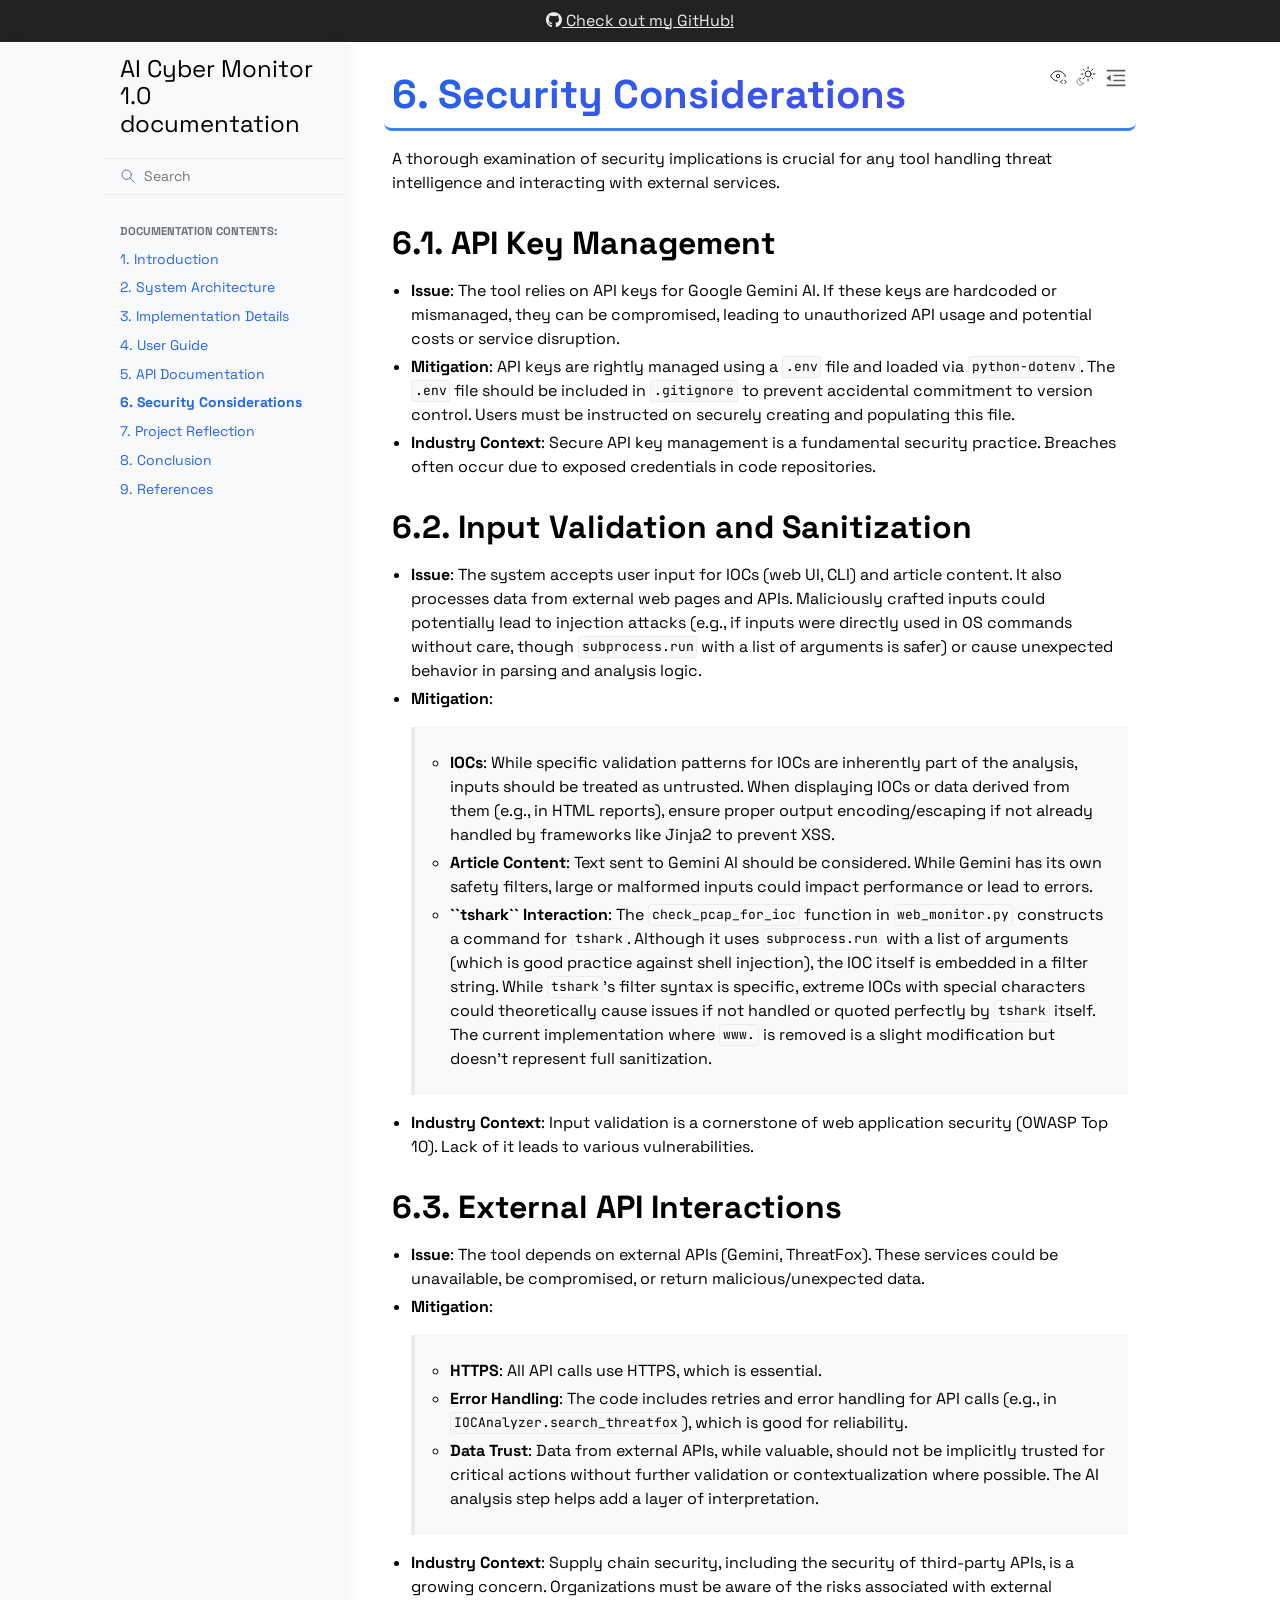
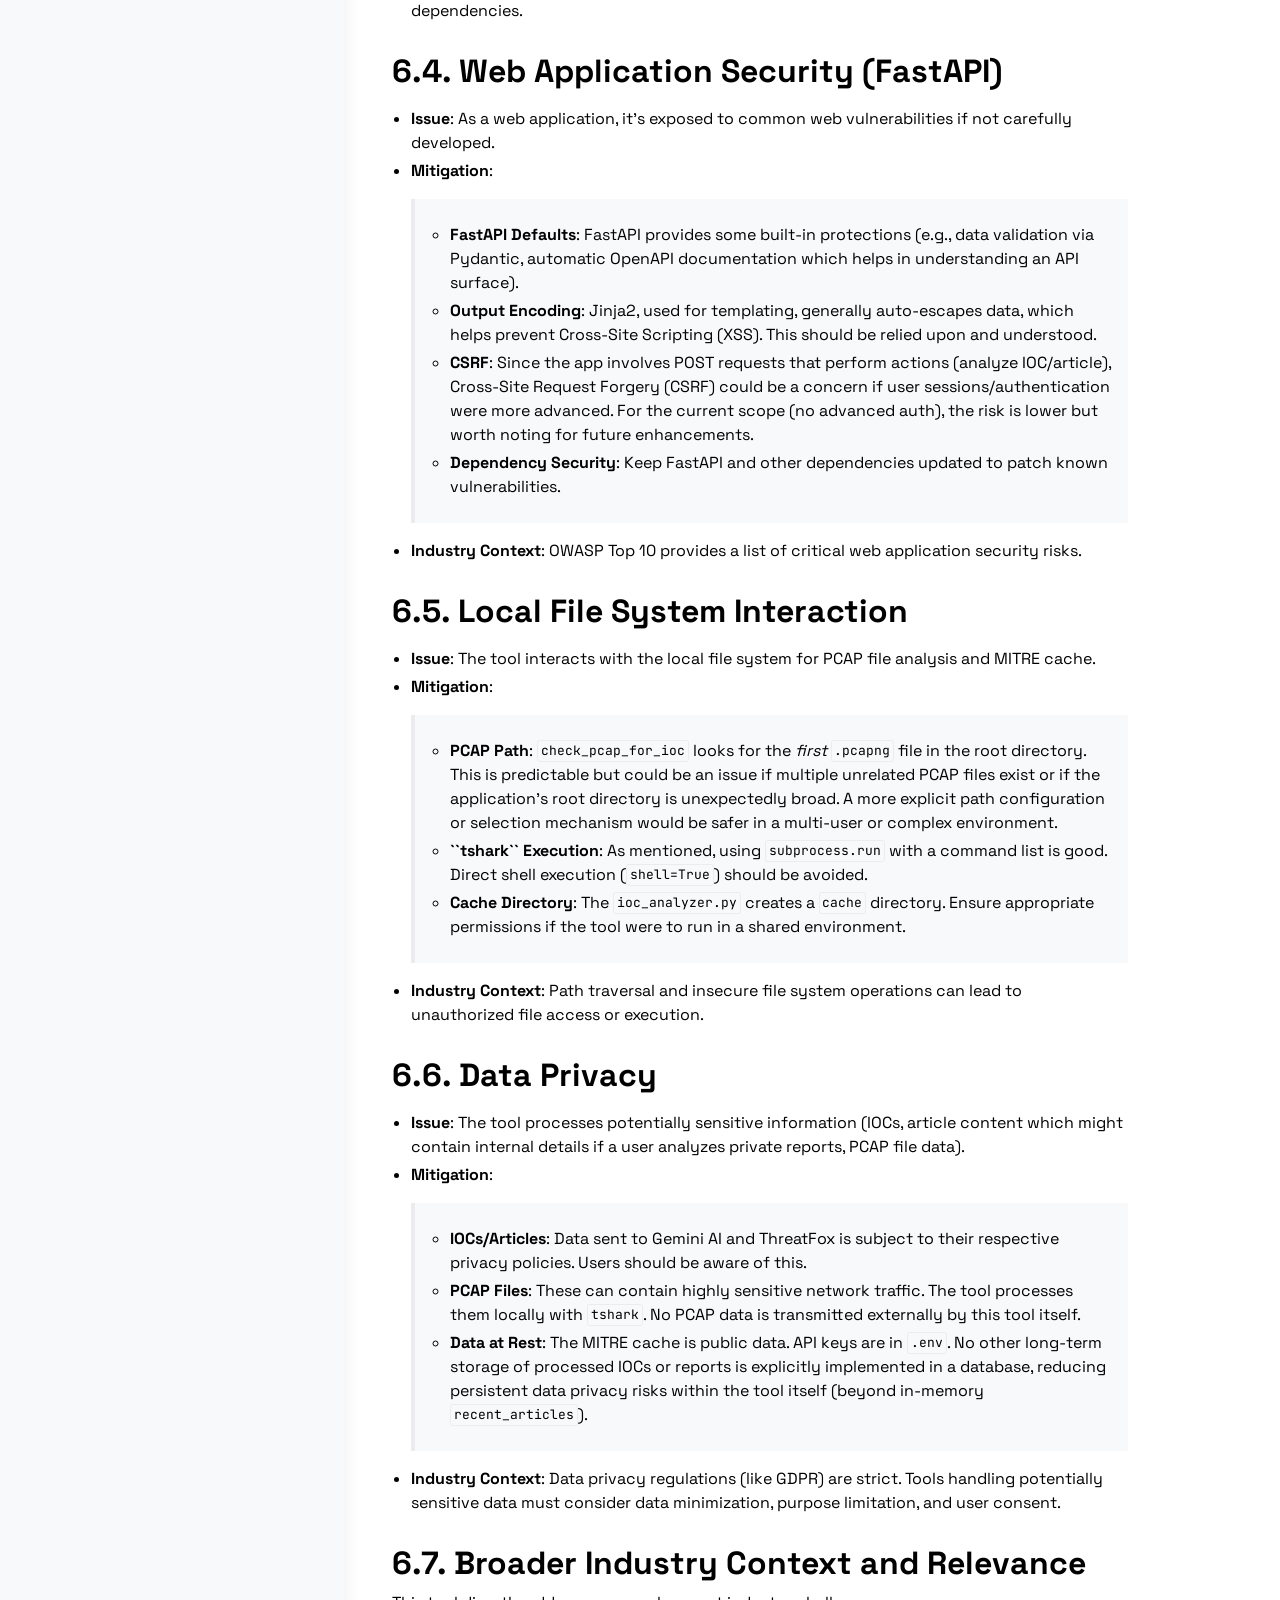
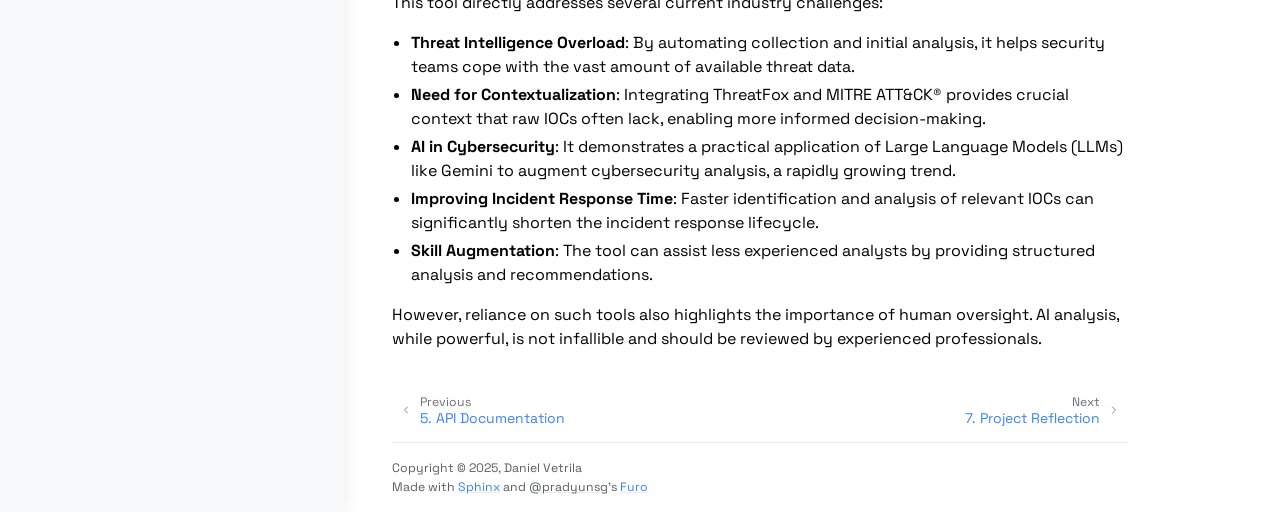
<file: security.html>
<!doctype html>
<html class="no-js" lang="en" data-content_root="./">
  <head><meta charset="utf-8"/>
    <meta name="viewport" content="width=device-width,initial-scale=1"/>
    <meta name="color-scheme" content="light dark"><meta name="viewport" content="width=device-width, initial-scale=1" />
<link rel="index" title="Index" href="genindex.html" /><link rel="search" title="Search" href="search.html" /><link rel="next" title="7. Project Reflection" href="reflection.html" /><link rel="prev" title="5. API Documentation" href="api.html" />

    <!-- Generated with Sphinx 8.2.3 and Furo 2024.08.06 -->
        <title>6. Security Considerations - AI Cyber Monitor 1.0 documentation</title>
      <link rel="stylesheet" type="text/css" href="_static/pygments.css?v=8f2a1f02" />
    <link rel="stylesheet" type="text/css" href="_static/styles/furo.css?v=354aac6f" />
    <link rel="stylesheet" type="text/css" href="_static/copybutton.css?v=76b2166b" />
    <link rel="stylesheet" type="text/css" href="_static/sphinx-design.min.css?v=95c83b7e" />
    <link rel="stylesheet" type="text/css" href="_static/styles/furo-extensions.css?v=302659d7" />
    <link rel="stylesheet" type="text/css" href="_static/css/modern.css?v=c84db6de" />
    <link rel="stylesheet" type="text/css" href="https://cdnjs.cloudflare.com/ajax/libs/font-awesome/6.4.0/css/all.min.css" />
    
    


<style>
  body {
    --color-code-background: #f8f8f8;
  --color-code-foreground: black;
  --color-brand-primary: #2563eb;
  --color-brand-secondary: #4f46e5;
  --color-brand-content: #3b82f6;
  --color-api-name: #4f46e5;
  --color-api-pre-name: #3b82f6;
  --color-link: #3b82f6;
  --font-stack: 'Space Grotesk', system-ui, -apple-system, Segoe UI, Roboto, sans-serif;
  --font-stack--monospace: 'JetBrains Mono', monospace;
  --sidebar-item-spacing-vertical: 0.4rem;
  --content-padding: 2rem;
  --gradient-primary: linear-gradient(135deg, #2563eb 0%, #4f46e5 100%);
  
  }
  @media not print {
    body[data-theme="dark"] {
      --color-code-background: #202020;
  --color-code-foreground: #d0d0d0;
  --color-brand-primary: #818cf8;
  --color-brand-secondary: #6366f1;
  --color-brand-content: #818cf8;
  --color-background-primary: #0f172a;
  --color-background-secondary: #1e293b;
  
    }
    @media (prefers-color-scheme: dark) {
      body:not([data-theme="light"]) {
        --color-code-background: #202020;
  --color-code-foreground: #d0d0d0;
  --color-brand-primary: #818cf8;
  --color-brand-secondary: #6366f1;
  --color-brand-content: #818cf8;
  --color-background-primary: #0f172a;
  --color-background-secondary: #1e293b;
  
      }
    }
  }
</style></head>
  <body>
    
    <script>
      document.body.dataset.theme = localStorage.getItem("theme") || "auto";
    </script>
    

<svg xmlns="http://www.w3.org/2000/svg" style="display: none;">
  <symbol id="svg-toc" viewBox="0 0 24 24">
    <title>Contents</title>
    <svg stroke="currentColor" fill="currentColor" stroke-width="0" viewBox="0 0 1024 1024">
      <path d="M408 442h480c4.4 0 8-3.6 8-8v-56c0-4.4-3.6-8-8-8H408c-4.4 0-8 3.6-8 8v56c0 4.4 3.6 8 8 8zm-8 204c0 4.4 3.6 8 8 8h480c4.4 0 8-3.6 8-8v-56c0-4.4-3.6-8-8-8H408c-4.4 0-8 3.6-8 8v56zm504-486H120c-4.4 0-8 3.6-8 8v56c0 4.4 3.6 8 8 8h784c4.4 0 8-3.6 8-8v-56c0-4.4-3.6-8-8-8zm0 632H120c-4.4 0-8 3.6-8 8v56c0 4.4 3.6 8 8 8h784c4.4 0 8-3.6 8-8v-56c0-4.4-3.6-8-8-8zM115.4 518.9L271.7 642c5.8 4.6 14.4.5 14.4-6.9V388.9c0-7.4-8.5-11.5-14.4-6.9L115.4 505.1a8.74 8.74 0 0 0 0 13.8z"/>
    </svg>
  </symbol>
  <symbol id="svg-menu" viewBox="0 0 24 24">
    <title>Menu</title>
    <svg xmlns="http://www.w3.org/2000/svg" viewBox="0 0 24 24" fill="none" stroke="currentColor"
      stroke-width="2" stroke-linecap="round" stroke-linejoin="round" class="feather-menu">
      <line x1="3" y1="12" x2="21" y2="12"></line>
      <line x1="3" y1="6" x2="21" y2="6"></line>
      <line x1="3" y1="18" x2="21" y2="18"></line>
    </svg>
  </symbol>
  <symbol id="svg-arrow-right" viewBox="0 0 24 24">
    <title>Expand</title>
    <svg xmlns="http://www.w3.org/2000/svg" viewBox="0 0 24 24" fill="none" stroke="currentColor"
      stroke-width="2" stroke-linecap="round" stroke-linejoin="round" class="feather-chevron-right">
      <polyline points="9 18 15 12 9 6"></polyline>
    </svg>
  </symbol>
  <symbol id="svg-sun" viewBox="0 0 24 24">
    <title>Light mode</title>
    <svg xmlns="http://www.w3.org/2000/svg" viewBox="0 0 24 24" fill="none" stroke="currentColor"
      stroke-width="1" stroke-linecap="round" stroke-linejoin="round" class="feather-sun">
      <circle cx="12" cy="12" r="5"></circle>
      <line x1="12" y1="1" x2="12" y2="3"></line>
      <line x1="12" y1="21" x2="12" y2="23"></line>
      <line x1="4.22" y1="4.22" x2="5.64" y2="5.64"></line>
      <line x1="18.36" y1="18.36" x2="19.78" y2="19.78"></line>
      <line x1="1" y1="12" x2="3" y2="12"></line>
      <line x1="21" y1="12" x2="23" y2="12"></line>
      <line x1="4.22" y1="19.78" x2="5.64" y2="18.36"></line>
      <line x1="18.36" y1="5.64" x2="19.78" y2="4.22"></line>
    </svg>
  </symbol>
  <symbol id="svg-moon" viewBox="0 0 24 24">
    <title>Dark mode</title>
    <svg xmlns="http://www.w3.org/2000/svg" viewBox="0 0 24 24" fill="none" stroke="currentColor"
      stroke-width="1" stroke-linecap="round" stroke-linejoin="round" class="icon-tabler-moon">
      <path stroke="none" d="M0 0h24v24H0z" fill="none" />
      <path d="M12 3c.132 0 .263 0 .393 0a7.5 7.5 0 0 0 7.92 12.446a9 9 0 1 1 -8.313 -12.454z" />
    </svg>
  </symbol>
  <symbol id="svg-sun-with-moon" viewBox="0 0 24 24">
    <title>Auto light/dark, in light mode</title>
    <svg xmlns="http://www.w3.org/2000/svg" viewBox="0 0 24 24" fill="none" stroke="currentColor"
      stroke-width="1" stroke-linecap="round" stroke-linejoin="round"
      class="icon-custom-derived-from-feather-sun-and-tabler-moon">
      <path style="opacity: 50%" d="M 5.411 14.504 C 5.471 14.504 5.532 14.504 5.591 14.504 C 3.639 16.319 4.383 19.569 6.931 20.352 C 7.693 20.586 8.512 20.551 9.25 20.252 C 8.023 23.207 4.056 23.725 2.11 21.184 C 0.166 18.642 1.702 14.949 4.874 14.536 C 5.051 14.512 5.231 14.5 5.411 14.5 L 5.411 14.504 Z"/>
      <line x1="14.5" y1="3.25" x2="14.5" y2="1.25"/>
      <line x1="14.5" y1="15.85" x2="14.5" y2="17.85"/>
      <line x1="10.044" y1="5.094" x2="8.63" y2="3.68"/>
      <line x1="19" y1="14.05" x2="20.414" y2="15.464"/>
      <line x1="8.2" y1="9.55" x2="6.2" y2="9.55"/>
      <line x1="20.8" y1="9.55" x2="22.8" y2="9.55"/>
      <line x1="10.044" y1="14.006" x2="8.63" y2="15.42"/>
      <line x1="19" y1="5.05" x2="20.414" y2="3.636"/>
      <circle cx="14.5" cy="9.55" r="3.6"/>
    </svg>
  </symbol>
  <symbol id="svg-moon-with-sun" viewBox="0 0 24 24">
    <title>Auto light/dark, in dark mode</title>
    <svg xmlns="http://www.w3.org/2000/svg" viewBox="0 0 24 24" fill="none" stroke="currentColor"
      stroke-width="1" stroke-linecap="round" stroke-linejoin="round"
      class="icon-custom-derived-from-feather-sun-and-tabler-moon">
      <path d="M 8.282 7.007 C 8.385 7.007 8.494 7.007 8.595 7.007 C 5.18 10.184 6.481 15.869 10.942 17.24 C 12.275 17.648 13.706 17.589 15 17.066 C 12.851 22.236 5.91 23.143 2.505 18.696 C -0.897 14.249 1.791 7.786 7.342 7.063 C 7.652 7.021 7.965 7 8.282 7 L 8.282 7.007 Z"/>
      <line style="opacity: 50%" x1="18" y1="3.705" x2="18" y2="2.5"/>
      <line style="opacity: 50%" x1="18" y1="11.295" x2="18" y2="12.5"/>
      <line style="opacity: 50%" x1="15.316" y1="4.816" x2="14.464" y2="3.964"/>
      <line style="opacity: 50%" x1="20.711" y1="10.212" x2="21.563" y2="11.063"/>
      <line style="opacity: 50%" x1="14.205" y1="7.5" x2="13.001" y2="7.5"/>
      <line style="opacity: 50%" x1="21.795" y1="7.5" x2="23" y2="7.5"/>
      <line style="opacity: 50%" x1="15.316" y1="10.184" x2="14.464" y2="11.036"/>
      <line style="opacity: 50%" x1="20.711" y1="4.789" x2="21.563" y2="3.937"/>
      <circle style="opacity: 50%" cx="18" cy="7.5" r="2.169"/>
    </svg>
  </symbol>
  <symbol id="svg-pencil" viewBox="0 0 24 24">
    <svg xmlns="http://www.w3.org/2000/svg" viewBox="0 0 24 24" fill="none" stroke="currentColor"
      stroke-width="1" stroke-linecap="round" stroke-linejoin="round" class="icon-tabler-pencil-code">
      <path d="M4 20h4l10.5 -10.5a2.828 2.828 0 1 0 -4 -4l-10.5 10.5v4" />
      <path d="M13.5 6.5l4 4" />
      <path d="M20 21l2 -2l-2 -2" />
      <path d="M17 17l-2 2l2 2" />
    </svg>
  </symbol>
  <symbol id="svg-eye" viewBox="0 0 24 24">
    <svg xmlns="http://www.w3.org/2000/svg" viewBox="0 0 24 24" fill="none" stroke="currentColor"
      stroke-width="1" stroke-linecap="round" stroke-linejoin="round" class="icon-tabler-eye-code">
      <path stroke="none" d="M0 0h24v24H0z" fill="none" />
      <path d="M10 12a2 2 0 1 0 4 0a2 2 0 0 0 -4 0" />
      <path
        d="M11.11 17.958c-3.209 -.307 -5.91 -2.293 -8.11 -5.958c2.4 -4 5.4 -6 9 -6c3.6 0 6.6 2 9 6c-.21 .352 -.427 .688 -.647 1.008" />
      <path d="M20 21l2 -2l-2 -2" />
      <path d="M17 17l-2 2l2 2" />
    </svg>
  </symbol>
</svg>

<input type="checkbox" class="sidebar-toggle" name="__navigation" id="__navigation">
<input type="checkbox" class="sidebar-toggle" name="__toc" id="__toc">
<label class="overlay sidebar-overlay" for="__navigation">
  <div class="visually-hidden">Hide navigation sidebar</div>
</label>
<label class="overlay toc-overlay" for="__toc">
  <div class="visually-hidden">Hide table of contents sidebar</div>
</label>

<a class="skip-to-content muted-link" href="#furo-main-content">Skip to content</a>

<div class="announcement">
  <aside class="announcement-content">
     <a href="https://github.com/GGal1leo"><i class="fa-brands fa-github"></i> Check out my GitHub!</a> 
  </aside>
</div>

<div class="page">
  <header class="mobile-header">
    <div class="header-left">
      <label class="nav-overlay-icon" for="__navigation">
        <div class="visually-hidden">Toggle site navigation sidebar</div>
        <i class="icon"><svg><use href="#svg-menu"></use></svg></i>
      </label>
    </div>
    <div class="header-center">
      <a href="index.html"><div class="brand">AI Cyber Monitor 1.0 documentation</div></a>
    </div>
    <div class="header-right">
      <div class="theme-toggle-container theme-toggle-header">
        <button class="theme-toggle">
          <div class="visually-hidden">Toggle Light / Dark / Auto color theme</div>
          <svg class="theme-icon-when-auto-light"><use href="#svg-sun-with-moon"></use></svg>
          <svg class="theme-icon-when-auto-dark"><use href="#svg-moon-with-sun"></use></svg>
          <svg class="theme-icon-when-dark"><use href="#svg-moon"></use></svg>
          <svg class="theme-icon-when-light"><use href="#svg-sun"></use></svg>
        </button>
      </div>
      <label class="toc-overlay-icon toc-header-icon" for="__toc">
        <div class="visually-hidden">Toggle table of contents sidebar</div>
        <i class="icon"><svg><use href="#svg-toc"></use></svg></i>
      </label>
    </div>
  </header>
  <aside class="sidebar-drawer">
    <div class="sidebar-container">
      
      <div class="sidebar-sticky"><a class="sidebar-brand" href="index.html">
  
  
  <span class="sidebar-brand-text">AI Cyber Monitor 1.0 documentation</span>
  
</a><form class="sidebar-search-container" method="get" action="search.html" role="search">
  <input class="sidebar-search" placeholder="Search" name="q" aria-label="Search">
  <input type="hidden" name="check_keywords" value="yes">
  <input type="hidden" name="area" value="default">
</form>
<div id="searchbox"></div><div class="sidebar-scroll"><div class="sidebar-tree">
  <p class="caption" role="heading"><span class="caption-text">Documentation Contents:</span></p>
<ul class="current">
<li class="toctree-l1"><a class="reference internal" href="introduction.html">1. Introduction</a></li>
<li class="toctree-l1"><a class="reference internal" href="architecture.html">2. System Architecture</a></li>
<li class="toctree-l1"><a class="reference internal" href="implementation.html">3. Implementation Details</a></li>
<li class="toctree-l1"><a class="reference internal" href="user-guide.html">4. User Guide</a></li>
<li class="toctree-l1"><a class="reference internal" href="api.html">5. API Documentation</a></li>
<li class="toctree-l1 current current-page"><a class="current reference internal" href="#">6. Security Considerations</a></li>
<li class="toctree-l1"><a class="reference internal" href="reflection.html">7. Project Reflection</a></li>
<li class="toctree-l1"><a class="reference internal" href="conclusion.html">8. Conclusion</a></li>
<li class="toctree-l1"><a class="reference internal" href="references.html">9. References</a></li>
</ul>

</div>
</div>

      </div>
      
    </div>
  </aside>
  <div class="main">
    <div class="content">
      <div class="article-container">
        <a href="#" class="back-to-top muted-link">
          <svg xmlns="http://www.w3.org/2000/svg" viewBox="0 0 24 24">
            <path d="M13 20h-2V8l-5.5 5.5-1.42-1.42L12 4.16l7.92 7.92-1.42 1.42L13 8v12z"></path>
          </svg>
          <span>Back to top</span>
        </a>
        <div class="content-icon-container">
          <div class="view-this-page">
  <a class="muted-link" href="_sources/security.rst.txt" title="View this page">
    <svg><use href="#svg-eye"></use></svg>
    <span class="visually-hidden">View this page</span>
  </a>
</div>
<div class="theme-toggle-container theme-toggle-content">
            <button class="theme-toggle">
              <div class="visually-hidden">Toggle Light / Dark / Auto color theme</div>
              <svg class="theme-icon-when-auto-light"><use href="#svg-sun-with-moon"></use></svg>
              <svg class="theme-icon-when-auto-dark"><use href="#svg-moon-with-sun"></use></svg>
              <svg class="theme-icon-when-dark"><use href="#svg-moon"></use></svg>
              <svg class="theme-icon-when-light"><use href="#svg-sun"></use></svg>
            </button>
          </div>
          <label class="toc-overlay-icon toc-content-icon" for="__toc">
            <div class="visually-hidden">Toggle table of contents sidebar</div>
            <i class="icon"><svg><use href="#svg-toc"></use></svg></i>
          </label>
        </div>
        <article role="main" id="furo-main-content">
          <section id="security-considerations">
<span id="id1"></span><h1><span class="section-number">6. </span>Security Considerations<a class="headerlink" href="#security-considerations" title="Link to this heading">¶</a></h1>
<p>A thorough examination of security implications is crucial for any tool handling threat intelligence and interacting with external services.</p>
<section id="api-key-management">
<span id="sec-api-keys"></span><h2><span class="section-number">6.1. </span>API Key Management<a class="headerlink" href="#api-key-management" title="Link to this heading">¶</a></h2>
<ul class="simple">
<li><p><strong>Issue</strong>: The tool relies on API keys for Google Gemini AI. If these keys are hardcoded or mismanaged, they can be compromised, leading to unauthorized API usage and potential costs or service disruption.</p></li>
<li><p><strong>Mitigation</strong>: API keys are rightly managed using a <code class="docutils literal notranslate"><span class="pre">.env</span></code> file and loaded via <code class="docutils literal notranslate"><span class="pre">python-dotenv</span></code>. The <code class="docutils literal notranslate"><span class="pre">.env</span></code> file should be included in <code class="docutils literal notranslate"><span class="pre">.gitignore</span></code> to prevent accidental commitment to version control. Users must be instructed on securely creating and populating this file.</p></li>
<li><p><strong>Industry Context</strong>: Secure API key management is a fundamental security practice. Breaches often occur due to exposed credentials in code repositories.</p></li>
</ul>
</section>
<section id="input-validation-and-sanitization">
<span id="sec-input-validation"></span><h2><span class="section-number">6.2. </span>Input Validation and Sanitization<a class="headerlink" href="#input-validation-and-sanitization" title="Link to this heading">¶</a></h2>
<ul>
<li><p><strong>Issue</strong>: The system accepts user input for IOCs (web UI, CLI) and article content. It also processes data from external web pages and APIs. Maliciously crafted inputs could potentially lead to injection attacks (e.g., if inputs were directly used in OS commands without care, though <code class="docutils literal notranslate"><span class="pre">subprocess.run</span></code> with a list of arguments is safer) or cause unexpected behavior in parsing and analysis logic.</p></li>
<li><p><strong>Mitigation</strong>:</p>
<blockquote>
<div><ul class="simple">
<li><p><strong>IOCs</strong>: While specific validation patterns for IOCs are inherently part of the analysis, inputs should be treated as untrusted. When displaying IOCs or data derived from them (e.g., in HTML reports), ensure proper output encoding/escaping if not already handled by frameworks like Jinja2 to prevent XSS.</p></li>
<li><p><strong>Article Content</strong>: Text sent to Gemini AI should be considered. While Gemini has its own safety filters, large or malformed inputs could impact performance or lead to errors.</p></li>
<li><p><strong>``tshark`` Interaction</strong>: The <code class="docutils literal notranslate"><span class="pre">check_pcap_for_ioc</span></code> function in <code class="docutils literal notranslate"><span class="pre">web_monitor.py</span></code> constructs a command for <code class="docutils literal notranslate"><span class="pre">tshark</span></code>. Although it uses <code class="docutils literal notranslate"><span class="pre">subprocess.run</span></code> with a list of arguments (which is good practice against shell injection), the IOC itself is embedded in a filter string. While <code class="docutils literal notranslate"><span class="pre">tshark</span></code>’s filter syntax is specific, extreme IOCs with special characters could theoretically cause issues if not handled or quoted perfectly by <code class="docutils literal notranslate"><span class="pre">tshark</span></code> itself. The current implementation where <code class="docutils literal notranslate"><span class="pre">www.</span></code> is removed is a slight modification but doesn’t represent full sanitization.</p></li>
</ul>
</div></blockquote>
</li>
<li><p><strong>Industry Context</strong>: Input validation is a cornerstone of web application security (OWASP Top 10). Lack of it leads to various vulnerabilities.</p></li>
</ul>
</section>
<section id="external-api-interactions">
<span id="sec-external-apis"></span><h2><span class="section-number">6.3. </span>External API Interactions<a class="headerlink" href="#external-api-interactions" title="Link to this heading">¶</a></h2>
<ul>
<li><p><strong>Issue</strong>: The tool depends on external APIs (Gemini, ThreatFox). These services could be unavailable, be compromised, or return malicious/unexpected data.</p></li>
<li><p><strong>Mitigation</strong>:</p>
<blockquote>
<div><ul class="simple">
<li><p><strong>HTTPS</strong>: All API calls use HTTPS, which is essential.</p></li>
<li><p><strong>Error Handling</strong>: The code includes retries and error handling for API calls (e.g., in <code class="docutils literal notranslate"><span class="pre">IOCAnalyzer.search_threatfox</span></code>), which is good for reliability.</p></li>
<li><p><strong>Data Trust</strong>: Data from external APIs, while valuable, should not be implicitly trusted for critical actions without further validation or contextualization where possible. The AI analysis step helps add a layer of interpretation.</p></li>
</ul>
</div></blockquote>
</li>
<li><p><strong>Industry Context</strong>: Supply chain security, including the security of third-party APIs, is a growing concern. Organizations must be aware of the risks associated with external dependencies.</p></li>
</ul>
</section>
<section id="web-application-security-fastapi">
<span id="sec-web-app-security"></span><h2><span class="section-number">6.4. </span>Web Application Security (FastAPI)<a class="headerlink" href="#web-application-security-fastapi" title="Link to this heading">¶</a></h2>
<ul>
<li><p><strong>Issue</strong>: As a web application, it’s exposed to common web vulnerabilities if not carefully developed.</p></li>
<li><p><strong>Mitigation</strong>:</p>
<blockquote>
<div><ul class="simple">
<li><p><strong>FastAPI Defaults</strong>: FastAPI provides some built-in protections (e.g., data validation via Pydantic, automatic OpenAPI documentation which helps in understanding an API surface).</p></li>
<li><p><strong>Output Encoding</strong>: Jinja2, used for templating, generally auto-escapes data, which helps prevent Cross-Site Scripting (XSS). This should be relied upon and understood.</p></li>
<li><p><strong>CSRF</strong>: Since the app involves POST requests that perform actions (analyze IOC/article), Cross-Site Request Forgery (CSRF) could be a concern if user sessions/authentication were more advanced. For the current scope (no advanced auth), the risk is lower but worth noting for future enhancements.</p></li>
<li><p><strong>Dependency Security</strong>: Keep FastAPI and other dependencies updated to patch known vulnerabilities.</p></li>
</ul>
</div></blockquote>
</li>
<li><p><strong>Industry Context</strong>: OWASP Top 10 provides a list of critical web application security risks.</p></li>
</ul>
</section>
<section id="local-file-system-interaction">
<span id="sec-filesystem-interaction"></span><h2><span class="section-number">6.5. </span>Local File System Interaction<a class="headerlink" href="#local-file-system-interaction" title="Link to this heading">¶</a></h2>
<ul>
<li><p><strong>Issue</strong>: The tool interacts with the local file system for PCAP file analysis and MITRE cache.</p></li>
<li><p><strong>Mitigation</strong>:</p>
<blockquote>
<div><ul class="simple">
<li><p><strong>PCAP Path</strong>: <code class="docutils literal notranslate"><span class="pre">check_pcap_for_ioc</span></code> looks for the <em>first</em> <code class="docutils literal notranslate"><span class="pre">.pcapng</span></code> file in the root directory. This is predictable but could be an issue if multiple unrelated PCAP files exist or if the application’s root directory is unexpectedly broad. A more explicit path configuration or selection mechanism would be safer in a multi-user or complex environment.</p></li>
<li><p><strong>``tshark`` Execution</strong>: As mentioned, using <code class="docutils literal notranslate"><span class="pre">subprocess.run</span></code> with a command list is good. Direct shell execution (<code class="docutils literal notranslate"><span class="pre">shell=True</span></code>) should be avoided.</p></li>
<li><p><strong>Cache Directory</strong>: The <code class="docutils literal notranslate"><span class="pre">ioc_analyzer.py</span></code> creates a <code class="docutils literal notranslate"><span class="pre">cache</span></code> directory. Ensure appropriate permissions if the tool were to run in a shared environment.</p></li>
</ul>
</div></blockquote>
</li>
<li><p><strong>Industry Context</strong>: Path traversal and insecure file system operations can lead to unauthorized file access or execution.</p></li>
</ul>
</section>
<section id="data-privacy">
<span id="sec-data-privacy"></span><h2><span class="section-number">6.6. </span>Data Privacy<a class="headerlink" href="#data-privacy" title="Link to this heading">¶</a></h2>
<ul>
<li><p><strong>Issue</strong>: The tool processes potentially sensitive information (IOCs, article content which might contain internal details if a user analyzes private reports, PCAP file data).</p></li>
<li><p><strong>Mitigation</strong>:</p>
<blockquote>
<div><ul class="simple">
<li><p><strong>IOCs/Articles</strong>: Data sent to Gemini AI and ThreatFox is subject to their respective privacy policies. Users should be aware of this.</p></li>
<li><p><strong>PCAP Files</strong>: These can contain highly sensitive network traffic. The tool processes them locally with <code class="docutils literal notranslate"><span class="pre">tshark</span></code>. No PCAP data is transmitted externally by this tool itself.</p></li>
<li><p><strong>Data at Rest</strong>: The MITRE cache is public data. API keys are in <code class="docutils literal notranslate"><span class="pre">.env</span></code>. No other long-term storage of processed IOCs or reports is explicitly implemented in a database, reducing persistent data privacy risks within the tool itself (beyond in-memory <code class="docutils literal notranslate"><span class="pre">recent_articles</span></code>).</p></li>
</ul>
</div></blockquote>
</li>
<li><p><strong>Industry Context</strong>: Data privacy regulations (like GDPR) are strict. Tools handling potentially sensitive data must consider data minimization, purpose limitation, and user consent.</p></li>
</ul>
</section>
<section id="broader-industry-context-and-relevance">
<span id="sec-broader-context"></span><h2><span class="section-number">6.7. </span>Broader Industry Context and Relevance<a class="headerlink" href="#broader-industry-context-and-relevance" title="Link to this heading">¶</a></h2>
<p>This tool directly addresses several current industry challenges:</p>
<ul class="simple">
<li><p><strong>Threat Intelligence Overload</strong>: By automating collection and initial analysis, it helps security teams cope with the vast amount of available threat data.</p></li>
<li><p><strong>Need for Contextualization</strong>: Integrating ThreatFox and MITRE ATT&amp;CK® provides crucial context that raw IOCs often lack, enabling more informed decision-making.</p></li>
<li><p><strong>AI in Cybersecurity</strong>: It demonstrates a practical application of Large Language Models (LLMs) like Gemini to augment cybersecurity analysis, a rapidly growing trend.</p></li>
<li><p><strong>Improving Incident Response Time</strong>: Faster identification and analysis of relevant IOCs can significantly shorten the incident response lifecycle.</p></li>
<li><p><strong>Skill Augmentation</strong>: The tool can assist less experienced analysts by providing structured analysis and recommendations.</p></li>
</ul>
<p>However, reliance on such tools also highlights the importance of human oversight. AI analysis, while powerful, is not infallible and should be reviewed by experienced professionals.</p>
</section>
</section>

        </article>
      </div>
      <footer>
        
        <div class="related-pages">
          <a class="next-page" href="reflection.html">
              <div class="page-info">
                <div class="context">
                  <span>Next</span>
                </div>
                <div class="title"><span class="section-number">7. </span>Project Reflection</div>
              </div>
              <svg class="furo-related-icon"><use href="#svg-arrow-right"></use></svg>
            </a>
          <a class="prev-page" href="api.html">
              <svg class="furo-related-icon"><use href="#svg-arrow-right"></use></svg>
              <div class="page-info">
                <div class="context">
                  <span>Previous</span>
                </div>
                
                <div class="title"><span class="section-number">5. </span>API Documentation</div>
                
              </div>
            </a>
        </div>
        <div class="bottom-of-page">
          <div class="left-details">
            <div class="copyright">
                Copyright &#169; 2025, Daniel Vetrila
            </div>
            Made with <a href="https://www.sphinx-doc.org/">Sphinx</a> and <a class="muted-link" href="https://pradyunsg.me">@pradyunsg</a>'s
            
            <a href="https://github.com/pradyunsg/furo">Furo</a>
            
          </div>
          <div class="right-details">
            
          </div>
        </div>
        
      </footer>
    </div>
    <aside class="toc-drawer">
      
      
      <div class="toc-sticky toc-scroll">
        <div class="toc-title-container">
          <span class="toc-title">
            On this page
          </span>
        </div>
        <div class="toc-tree-container">
          <div class="toc-tree">
            <ul>
<li><a class="reference internal" href="#">6. Security Considerations</a><ul>
<li><a class="reference internal" href="#api-key-management">6.1. API Key Management</a></li>
<li><a class="reference internal" href="#input-validation-and-sanitization">6.2. Input Validation and Sanitization</a></li>
<li><a class="reference internal" href="#external-api-interactions">6.3. External API Interactions</a></li>
<li><a class="reference internal" href="#web-application-security-fastapi">6.4. Web Application Security (FastAPI)</a></li>
<li><a class="reference internal" href="#local-file-system-interaction">6.5. Local File System Interaction</a></li>
<li><a class="reference internal" href="#data-privacy">6.6. Data Privacy</a></li>
<li><a class="reference internal" href="#broader-industry-context-and-relevance">6.7. Broader Industry Context and Relevance</a></li>
</ul>
</li>
</ul>

          </div>
        </div>
      </div>
      
      
    </aside>
  </div>
</div><script src="_static/documentation_options.js?v=d6b6a36a"></script>
    <script src="_static/doctools.js?v=9bcbadda"></script>
    <script src="_static/sphinx_highlight.js?v=dc90522c"></script>
    <script src="_static/scripts/furo.js?v=5fa4622c"></script>
    <script src="_static/clipboard.min.js?v=a7894cd8"></script>
    <script src="_static/copybutton.js?v=f281be69"></script>
    <script src="_static/design-tabs.js?v=f930bc37"></script>
    </body>
</html>
</file>
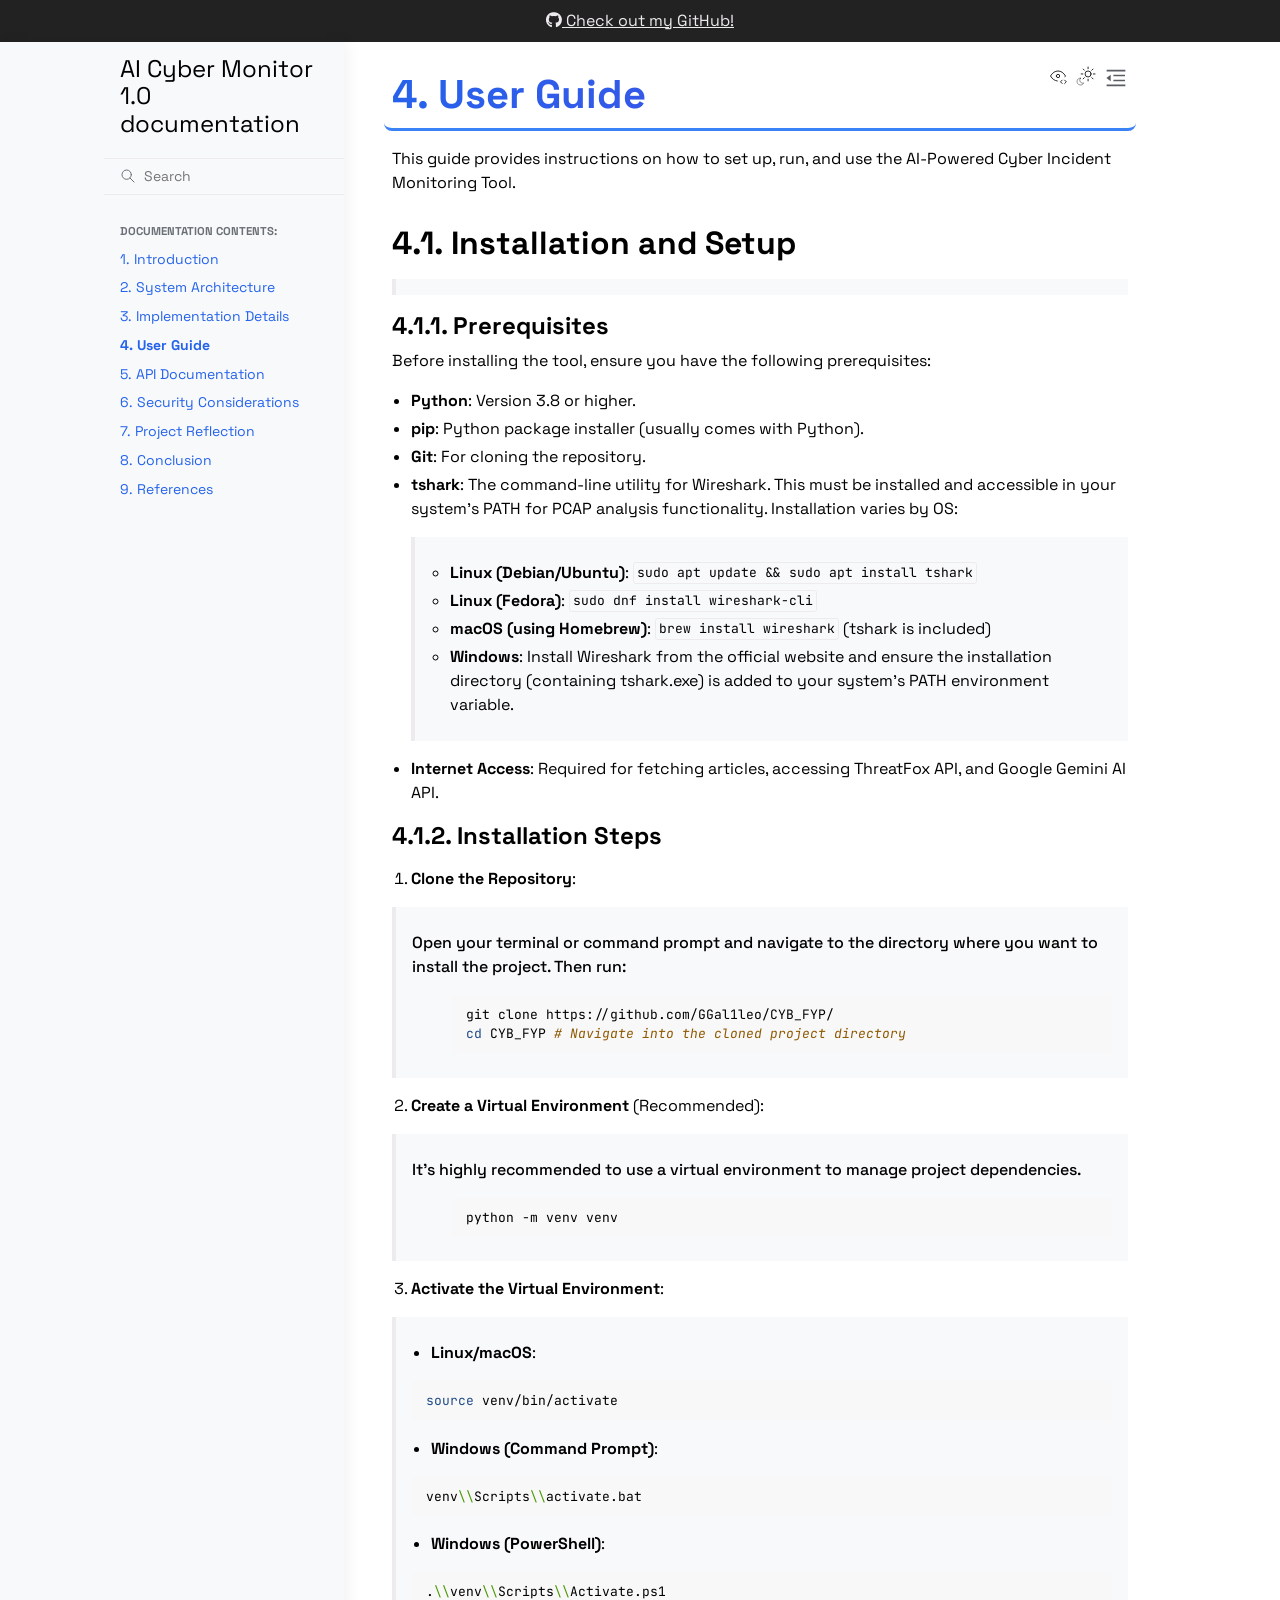
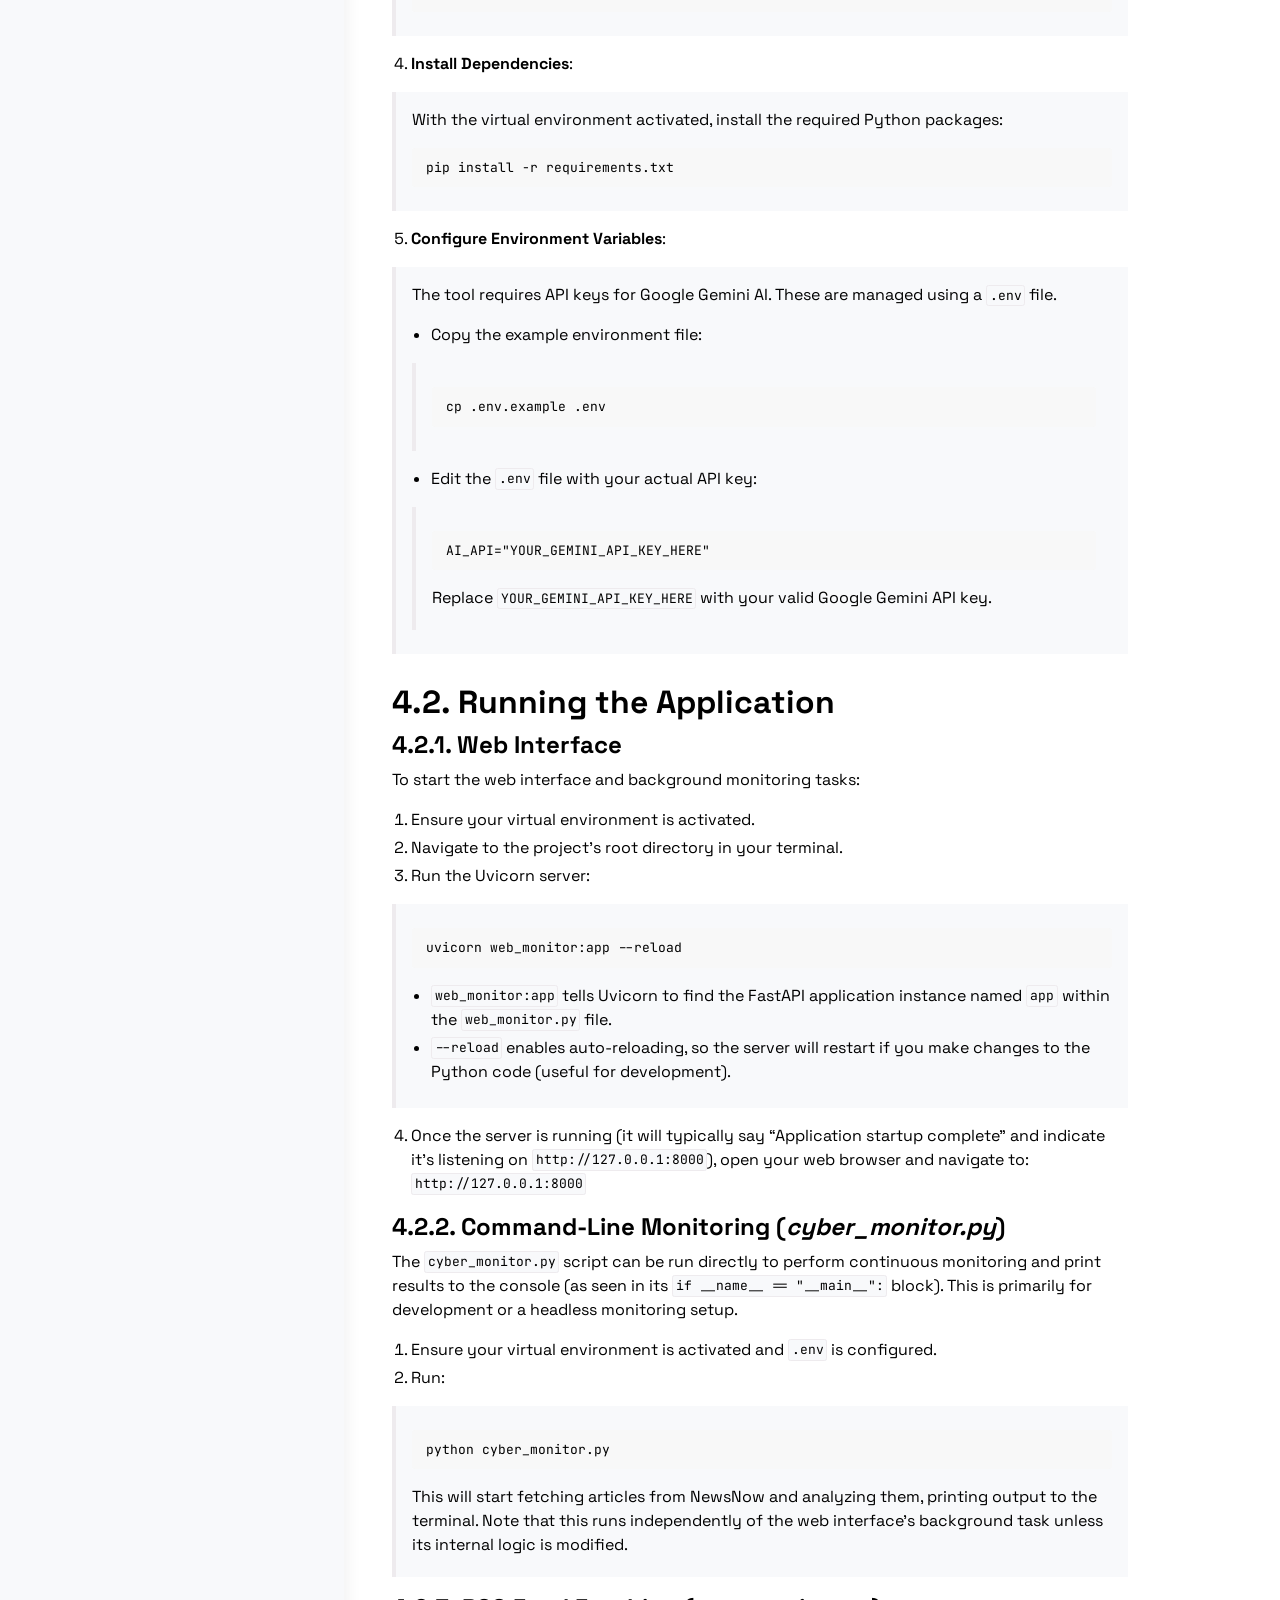
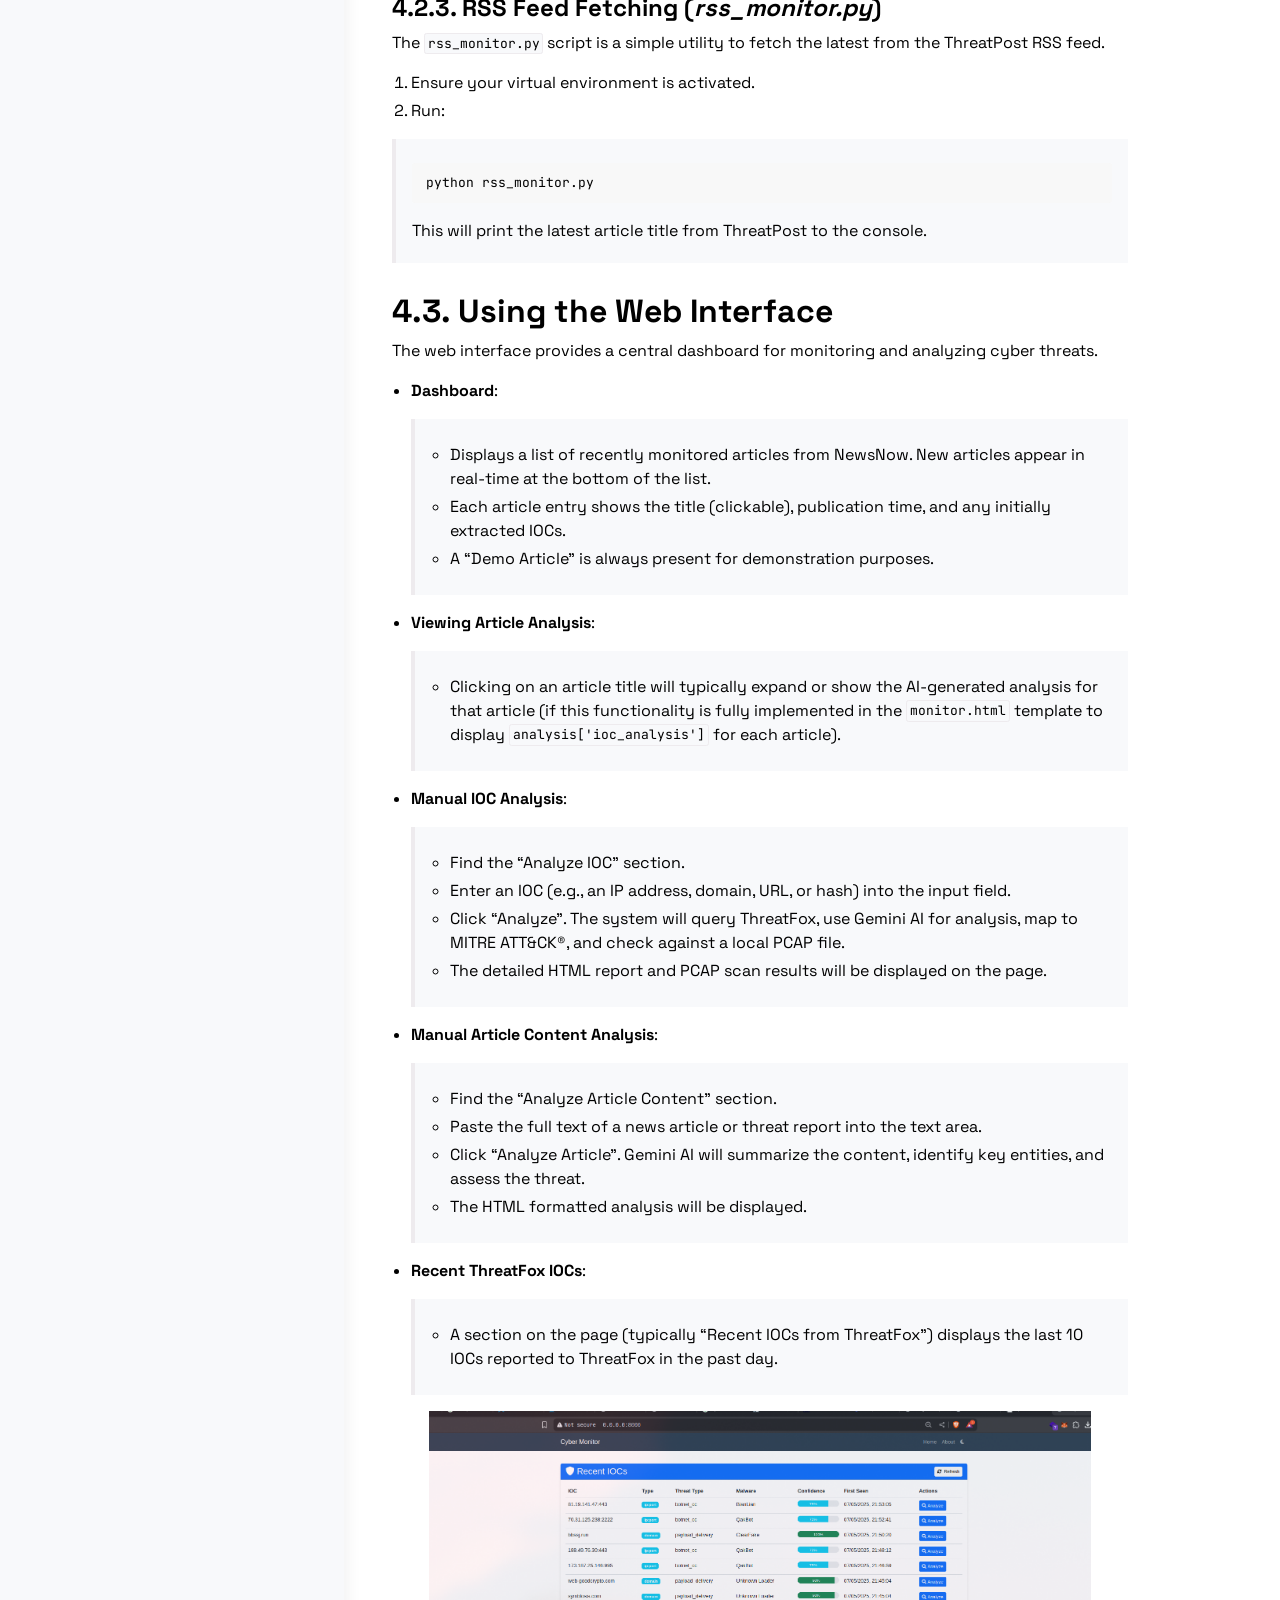
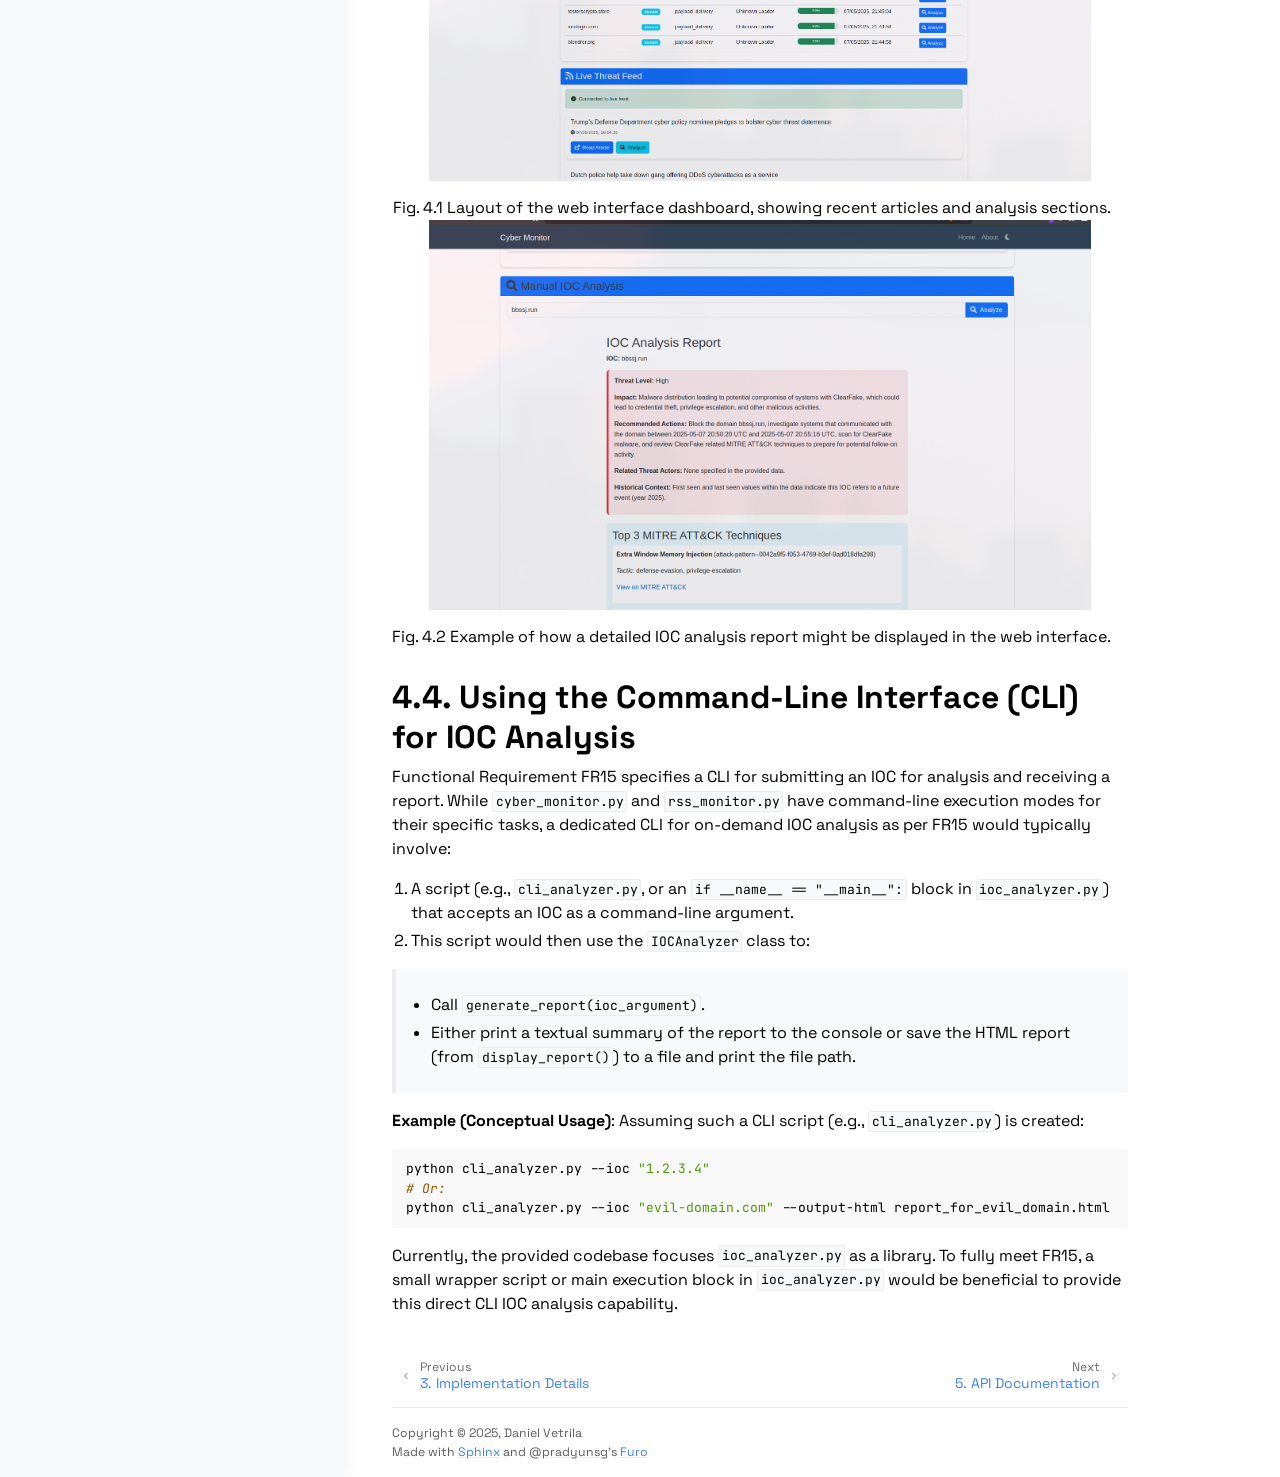
<file: user-guide.html>
<!doctype html>
<html class="no-js" lang="en" data-content_root="./">
  <head><meta charset="utf-8"/>
    <meta name="viewport" content="width=device-width,initial-scale=1"/>
    <meta name="color-scheme" content="light dark"><meta name="viewport" content="width=device-width, initial-scale=1" />
<link rel="index" title="Index" href="genindex.html" /><link rel="search" title="Search" href="search.html" /><link rel="next" title="5. API Documentation" href="api.html" /><link rel="prev" title="3. Implementation Details" href="implementation.html" />

    <!-- Generated with Sphinx 8.2.3 and Furo 2024.08.06 -->
        <title>4. User Guide - AI Cyber Monitor 1.0 documentation</title>
      <link rel="stylesheet" type="text/css" href="_static/pygments.css?v=8f2a1f02" />
    <link rel="stylesheet" type="text/css" href="_static/styles/furo.css?v=354aac6f" />
    <link rel="stylesheet" type="text/css" href="_static/copybutton.css?v=76b2166b" />
    <link rel="stylesheet" type="text/css" href="_static/sphinx-design.min.css?v=95c83b7e" />
    <link rel="stylesheet" type="text/css" href="_static/styles/furo-extensions.css?v=302659d7" />
    <link rel="stylesheet" type="text/css" href="_static/css/modern.css?v=c84db6de" />
    <link rel="stylesheet" type="text/css" href="https://cdnjs.cloudflare.com/ajax/libs/font-awesome/6.4.0/css/all.min.css" />
    
    


<style>
  body {
    --color-code-background: #f8f8f8;
  --color-code-foreground: black;
  --color-brand-primary: #2563eb;
  --color-brand-secondary: #4f46e5;
  --color-brand-content: #3b82f6;
  --color-api-name: #4f46e5;
  --color-api-pre-name: #3b82f6;
  --color-link: #3b82f6;
  --font-stack: 'Space Grotesk', system-ui, -apple-system, Segoe UI, Roboto, sans-serif;
  --font-stack--monospace: 'JetBrains Mono', monospace;
  --sidebar-item-spacing-vertical: 0.4rem;
  --content-padding: 2rem;
  --gradient-primary: linear-gradient(135deg, #2563eb 0%, #4f46e5 100%);
  
  }
  @media not print {
    body[data-theme="dark"] {
      --color-code-background: #202020;
  --color-code-foreground: #d0d0d0;
  --color-brand-primary: #818cf8;
  --color-brand-secondary: #6366f1;
  --color-brand-content: #818cf8;
  --color-background-primary: #0f172a;
  --color-background-secondary: #1e293b;
  
    }
    @media (prefers-color-scheme: dark) {
      body:not([data-theme="light"]) {
        --color-code-background: #202020;
  --color-code-foreground: #d0d0d0;
  --color-brand-primary: #818cf8;
  --color-brand-secondary: #6366f1;
  --color-brand-content: #818cf8;
  --color-background-primary: #0f172a;
  --color-background-secondary: #1e293b;
  
      }
    }
  }
</style></head>
  <body>
    
    <script>
      document.body.dataset.theme = localStorage.getItem("theme") || "auto";
    </script>
    

<svg xmlns="http://www.w3.org/2000/svg" style="display: none;">
  <symbol id="svg-toc" viewBox="0 0 24 24">
    <title>Contents</title>
    <svg stroke="currentColor" fill="currentColor" stroke-width="0" viewBox="0 0 1024 1024">
      <path d="M408 442h480c4.4 0 8-3.6 8-8v-56c0-4.4-3.6-8-8-8H408c-4.4 0-8 3.6-8 8v56c0 4.4 3.6 8 8 8zm-8 204c0 4.4 3.6 8 8 8h480c4.4 0 8-3.6 8-8v-56c0-4.4-3.6-8-8-8H408c-4.4 0-8 3.6-8 8v56zm504-486H120c-4.4 0-8 3.6-8 8v56c0 4.4 3.6 8 8 8h784c4.4 0 8-3.6 8-8v-56c0-4.4-3.6-8-8-8zm0 632H120c-4.4 0-8 3.6-8 8v56c0 4.4 3.6 8 8 8h784c4.4 0 8-3.6 8-8v-56c0-4.4-3.6-8-8-8zM115.4 518.9L271.7 642c5.8 4.6 14.4.5 14.4-6.9V388.9c0-7.4-8.5-11.5-14.4-6.9L115.4 505.1a8.74 8.74 0 0 0 0 13.8z"/>
    </svg>
  </symbol>
  <symbol id="svg-menu" viewBox="0 0 24 24">
    <title>Menu</title>
    <svg xmlns="http://www.w3.org/2000/svg" viewBox="0 0 24 24" fill="none" stroke="currentColor"
      stroke-width="2" stroke-linecap="round" stroke-linejoin="round" class="feather-menu">
      <line x1="3" y1="12" x2="21" y2="12"></line>
      <line x1="3" y1="6" x2="21" y2="6"></line>
      <line x1="3" y1="18" x2="21" y2="18"></line>
    </svg>
  </symbol>
  <symbol id="svg-arrow-right" viewBox="0 0 24 24">
    <title>Expand</title>
    <svg xmlns="http://www.w3.org/2000/svg" viewBox="0 0 24 24" fill="none" stroke="currentColor"
      stroke-width="2" stroke-linecap="round" stroke-linejoin="round" class="feather-chevron-right">
      <polyline points="9 18 15 12 9 6"></polyline>
    </svg>
  </symbol>
  <symbol id="svg-sun" viewBox="0 0 24 24">
    <title>Light mode</title>
    <svg xmlns="http://www.w3.org/2000/svg" viewBox="0 0 24 24" fill="none" stroke="currentColor"
      stroke-width="1" stroke-linecap="round" stroke-linejoin="round" class="feather-sun">
      <circle cx="12" cy="12" r="5"></circle>
      <line x1="12" y1="1" x2="12" y2="3"></line>
      <line x1="12" y1="21" x2="12" y2="23"></line>
      <line x1="4.22" y1="4.22" x2="5.64" y2="5.64"></line>
      <line x1="18.36" y1="18.36" x2="19.78" y2="19.78"></line>
      <line x1="1" y1="12" x2="3" y2="12"></line>
      <line x1="21" y1="12" x2="23" y2="12"></line>
      <line x1="4.22" y1="19.78" x2="5.64" y2="18.36"></line>
      <line x1="18.36" y1="5.64" x2="19.78" y2="4.22"></line>
    </svg>
  </symbol>
  <symbol id="svg-moon" viewBox="0 0 24 24">
    <title>Dark mode</title>
    <svg xmlns="http://www.w3.org/2000/svg" viewBox="0 0 24 24" fill="none" stroke="currentColor"
      stroke-width="1" stroke-linecap="round" stroke-linejoin="round" class="icon-tabler-moon">
      <path stroke="none" d="M0 0h24v24H0z" fill="none" />
      <path d="M12 3c.132 0 .263 0 .393 0a7.5 7.5 0 0 0 7.92 12.446a9 9 0 1 1 -8.313 -12.454z" />
    </svg>
  </symbol>
  <symbol id="svg-sun-with-moon" viewBox="0 0 24 24">
    <title>Auto light/dark, in light mode</title>
    <svg xmlns="http://www.w3.org/2000/svg" viewBox="0 0 24 24" fill="none" stroke="currentColor"
      stroke-width="1" stroke-linecap="round" stroke-linejoin="round"
      class="icon-custom-derived-from-feather-sun-and-tabler-moon">
      <path style="opacity: 50%" d="M 5.411 14.504 C 5.471 14.504 5.532 14.504 5.591 14.504 C 3.639 16.319 4.383 19.569 6.931 20.352 C 7.693 20.586 8.512 20.551 9.25 20.252 C 8.023 23.207 4.056 23.725 2.11 21.184 C 0.166 18.642 1.702 14.949 4.874 14.536 C 5.051 14.512 5.231 14.5 5.411 14.5 L 5.411 14.504 Z"/>
      <line x1="14.5" y1="3.25" x2="14.5" y2="1.25"/>
      <line x1="14.5" y1="15.85" x2="14.5" y2="17.85"/>
      <line x1="10.044" y1="5.094" x2="8.63" y2="3.68"/>
      <line x1="19" y1="14.05" x2="20.414" y2="15.464"/>
      <line x1="8.2" y1="9.55" x2="6.2" y2="9.55"/>
      <line x1="20.8" y1="9.55" x2="22.8" y2="9.55"/>
      <line x1="10.044" y1="14.006" x2="8.63" y2="15.42"/>
      <line x1="19" y1="5.05" x2="20.414" y2="3.636"/>
      <circle cx="14.5" cy="9.55" r="3.6"/>
    </svg>
  </symbol>
  <symbol id="svg-moon-with-sun" viewBox="0 0 24 24">
    <title>Auto light/dark, in dark mode</title>
    <svg xmlns="http://www.w3.org/2000/svg" viewBox="0 0 24 24" fill="none" stroke="currentColor"
      stroke-width="1" stroke-linecap="round" stroke-linejoin="round"
      class="icon-custom-derived-from-feather-sun-and-tabler-moon">
      <path d="M 8.282 7.007 C 8.385 7.007 8.494 7.007 8.595 7.007 C 5.18 10.184 6.481 15.869 10.942 17.24 C 12.275 17.648 13.706 17.589 15 17.066 C 12.851 22.236 5.91 23.143 2.505 18.696 C -0.897 14.249 1.791 7.786 7.342 7.063 C 7.652 7.021 7.965 7 8.282 7 L 8.282 7.007 Z"/>
      <line style="opacity: 50%" x1="18" y1="3.705" x2="18" y2="2.5"/>
      <line style="opacity: 50%" x1="18" y1="11.295" x2="18" y2="12.5"/>
      <line style="opacity: 50%" x1="15.316" y1="4.816" x2="14.464" y2="3.964"/>
      <line style="opacity: 50%" x1="20.711" y1="10.212" x2="21.563" y2="11.063"/>
      <line style="opacity: 50%" x1="14.205" y1="7.5" x2="13.001" y2="7.5"/>
      <line style="opacity: 50%" x1="21.795" y1="7.5" x2="23" y2="7.5"/>
      <line style="opacity: 50%" x1="15.316" y1="10.184" x2="14.464" y2="11.036"/>
      <line style="opacity: 50%" x1="20.711" y1="4.789" x2="21.563" y2="3.937"/>
      <circle style="opacity: 50%" cx="18" cy="7.5" r="2.169"/>
    </svg>
  </symbol>
  <symbol id="svg-pencil" viewBox="0 0 24 24">
    <svg xmlns="http://www.w3.org/2000/svg" viewBox="0 0 24 24" fill="none" stroke="currentColor"
      stroke-width="1" stroke-linecap="round" stroke-linejoin="round" class="icon-tabler-pencil-code">
      <path d="M4 20h4l10.5 -10.5a2.828 2.828 0 1 0 -4 -4l-10.5 10.5v4" />
      <path d="M13.5 6.5l4 4" />
      <path d="M20 21l2 -2l-2 -2" />
      <path d="M17 17l-2 2l2 2" />
    </svg>
  </symbol>
  <symbol id="svg-eye" viewBox="0 0 24 24">
    <svg xmlns="http://www.w3.org/2000/svg" viewBox="0 0 24 24" fill="none" stroke="currentColor"
      stroke-width="1" stroke-linecap="round" stroke-linejoin="round" class="icon-tabler-eye-code">
      <path stroke="none" d="M0 0h24v24H0z" fill="none" />
      <path d="M10 12a2 2 0 1 0 4 0a2 2 0 0 0 -4 0" />
      <path
        d="M11.11 17.958c-3.209 -.307 -5.91 -2.293 -8.11 -5.958c2.4 -4 5.4 -6 9 -6c3.6 0 6.6 2 9 6c-.21 .352 -.427 .688 -.647 1.008" />
      <path d="M20 21l2 -2l-2 -2" />
      <path d="M17 17l-2 2l2 2" />
    </svg>
  </symbol>
</svg>

<input type="checkbox" class="sidebar-toggle" name="__navigation" id="__navigation">
<input type="checkbox" class="sidebar-toggle" name="__toc" id="__toc">
<label class="overlay sidebar-overlay" for="__navigation">
  <div class="visually-hidden">Hide navigation sidebar</div>
</label>
<label class="overlay toc-overlay" for="__toc">
  <div class="visually-hidden">Hide table of contents sidebar</div>
</label>

<a class="skip-to-content muted-link" href="#furo-main-content">Skip to content</a>

<div class="announcement">
  <aside class="announcement-content">
     <a href="https://github.com/GGal1leo"><i class="fa-brands fa-github"></i> Check out my GitHub!</a> 
  </aside>
</div>

<div class="page">
  <header class="mobile-header">
    <div class="header-left">
      <label class="nav-overlay-icon" for="__navigation">
        <div class="visually-hidden">Toggle site navigation sidebar</div>
        <i class="icon"><svg><use href="#svg-menu"></use></svg></i>
      </label>
    </div>
    <div class="header-center">
      <a href="index.html"><div class="brand">AI Cyber Monitor 1.0 documentation</div></a>
    </div>
    <div class="header-right">
      <div class="theme-toggle-container theme-toggle-header">
        <button class="theme-toggle">
          <div class="visually-hidden">Toggle Light / Dark / Auto color theme</div>
          <svg class="theme-icon-when-auto-light"><use href="#svg-sun-with-moon"></use></svg>
          <svg class="theme-icon-when-auto-dark"><use href="#svg-moon-with-sun"></use></svg>
          <svg class="theme-icon-when-dark"><use href="#svg-moon"></use></svg>
          <svg class="theme-icon-when-light"><use href="#svg-sun"></use></svg>
        </button>
      </div>
      <label class="toc-overlay-icon toc-header-icon" for="__toc">
        <div class="visually-hidden">Toggle table of contents sidebar</div>
        <i class="icon"><svg><use href="#svg-toc"></use></svg></i>
      </label>
    </div>
  </header>
  <aside class="sidebar-drawer">
    <div class="sidebar-container">
      
      <div class="sidebar-sticky"><a class="sidebar-brand" href="index.html">
  
  
  <span class="sidebar-brand-text">AI Cyber Monitor 1.0 documentation</span>
  
</a><form class="sidebar-search-container" method="get" action="search.html" role="search">
  <input class="sidebar-search" placeholder="Search" name="q" aria-label="Search">
  <input type="hidden" name="check_keywords" value="yes">
  <input type="hidden" name="area" value="default">
</form>
<div id="searchbox"></div><div class="sidebar-scroll"><div class="sidebar-tree">
  <p class="caption" role="heading"><span class="caption-text">Documentation Contents:</span></p>
<ul class="current">
<li class="toctree-l1"><a class="reference internal" href="introduction.html">1. Introduction</a></li>
<li class="toctree-l1"><a class="reference internal" href="architecture.html">2. System Architecture</a></li>
<li class="toctree-l1"><a class="reference internal" href="implementation.html">3. Implementation Details</a></li>
<li class="toctree-l1 current current-page"><a class="current reference internal" href="#">4. User Guide</a></li>
<li class="toctree-l1"><a class="reference internal" href="api.html">5. API Documentation</a></li>
<li class="toctree-l1"><a class="reference internal" href="security.html">6. Security Considerations</a></li>
<li class="toctree-l1"><a class="reference internal" href="reflection.html">7. Project Reflection</a></li>
<li class="toctree-l1"><a class="reference internal" href="conclusion.html">8. Conclusion</a></li>
<li class="toctree-l1"><a class="reference internal" href="references.html">9. References</a></li>
</ul>

</div>
</div>

      </div>
      
    </div>
  </aside>
  <div class="main">
    <div class="content">
      <div class="article-container">
        <a href="#" class="back-to-top muted-link">
          <svg xmlns="http://www.w3.org/2000/svg" viewBox="0 0 24 24">
            <path d="M13 20h-2V8l-5.5 5.5-1.42-1.42L12 4.16l7.92 7.92-1.42 1.42L13 8v12z"></path>
          </svg>
          <span>Back to top</span>
        </a>
        <div class="content-icon-container">
          <div class="view-this-page">
  <a class="muted-link" href="_sources/user-guide.rst.txt" title="View this page">
    <svg><use href="#svg-eye"></use></svg>
    <span class="visually-hidden">View this page</span>
  </a>
</div>
<div class="theme-toggle-container theme-toggle-content">
            <button class="theme-toggle">
              <div class="visually-hidden">Toggle Light / Dark / Auto color theme</div>
              <svg class="theme-icon-when-auto-light"><use href="#svg-sun-with-moon"></use></svg>
              <svg class="theme-icon-when-auto-dark"><use href="#svg-moon-with-sun"></use></svg>
              <svg class="theme-icon-when-dark"><use href="#svg-moon"></use></svg>
              <svg class="theme-icon-when-light"><use href="#svg-sun"></use></svg>
            </button>
          </div>
          <label class="toc-overlay-icon toc-content-icon" for="__toc">
            <div class="visually-hidden">Toggle table of contents sidebar</div>
            <i class="icon"><svg><use href="#svg-toc"></use></svg></i>
          </label>
        </div>
        <article role="main" id="furo-main-content">
          <section id="user-guide">
<span id="id1"></span><h1><span class="section-number">4. </span>User Guide<a class="headerlink" href="#user-guide" title="Link to this heading">¶</a></h1>
<p>This guide provides instructions on how to set up, run, and use the AI-Powered Cyber Incident Monitoring Tool.</p>
<section id="installation-and-setup">
<span id="user-guide-installation"></span><h2><span class="section-number">4.1. </span>Installation and Setup<a class="headerlink" href="#installation-and-setup" title="Link to this heading">¶</a></h2>
<blockquote>
<div></div></blockquote>
<section id="prerequisites">
<span id="user-guide-prerequisites"></span><h3><span class="section-number">4.1.1. </span>Prerequisites<a class="headerlink" href="#prerequisites" title="Link to this heading">¶</a></h3>
<p>Before installing the tool, ensure you have the following prerequisites:</p>
<ul>
<li><p><strong>Python</strong>: Version 3.8 or higher.</p></li>
<li><p><strong>pip</strong>: Python package installer (usually comes with Python).</p></li>
<li><p><strong>Git</strong>: For cloning the repository.</p></li>
<li><p><strong>tshark</strong>: The command-line utility for Wireshark. This must be installed and accessible in your system’s PATH for PCAP analysis functionality. Installation varies by OS:</p>
<blockquote>
<div><ul class="simple">
<li><p><strong>Linux (Debian/Ubuntu)</strong>: <code class="docutils literal notranslate"><span class="pre">sudo</span> <span class="pre">apt</span> <span class="pre">update</span> <span class="pre">&amp;&amp;</span> <span class="pre">sudo</span> <span class="pre">apt</span> <span class="pre">install</span> <span class="pre">tshark</span></code></p></li>
<li><p><strong>Linux (Fedora)</strong>: <code class="docutils literal notranslate"><span class="pre">sudo</span> <span class="pre">dnf</span> <span class="pre">install</span> <span class="pre">wireshark-cli</span></code></p></li>
<li><p><strong>macOS (using Homebrew)</strong>: <code class="docutils literal notranslate"><span class="pre">brew</span> <span class="pre">install</span> <span class="pre">wireshark</span></code> (tshark is included)</p></li>
<li><p><strong>Windows</strong>: Install Wireshark from the official website and ensure the installation directory (containing tshark.exe) is added to your system’s PATH environment variable.</p></li>
</ul>
</div></blockquote>
</li>
<li><p><strong>Internet Access</strong>: Required for fetching articles, accessing ThreatFox API, and Google Gemini AI API.</p></li>
</ul>
</section>
<section id="installation-steps">
<span id="user-guide-installation-steps"></span><h3><span class="section-number">4.1.2. </span>Installation Steps<a class="headerlink" href="#installation-steps" title="Link to this heading">¶</a></h3>
<ol class="arabic simple">
<li><p><strong>Clone the Repository</strong>:</p></li>
</ol>
<blockquote>
<div><dl>
<dt>Open your terminal or command prompt and navigate to the directory where you want to install the project. Then run:</dt><dd><div class="highlight-bash notranslate"><div class="highlight"><pre><span></span>git<span class="w"> </span>clone<span class="w"> </span>https://github.com/GGal1leo/CYB_FYP/
<span class="nb">cd</span><span class="w"> </span>CYB_FYP<span class="w"> </span><span class="c1"># Navigate into the cloned project directory</span>
</pre></div>
</div>
</dd>
</dl>
</div></blockquote>
<ol class="arabic simple" start="2">
<li><p><strong>Create a Virtual Environment</strong> (Recommended):</p></li>
</ol>
<blockquote>
<div><dl>
<dt>It’s highly recommended to use a virtual environment to manage project dependencies.</dt><dd><div class="highlight-bash notranslate"><div class="highlight"><pre><span></span>python<span class="w"> </span>-m<span class="w"> </span>venv<span class="w"> </span>venv
</pre></div>
</div>
</dd>
</dl>
</div></blockquote>
<ol class="arabic simple" start="3">
<li><p><strong>Activate the Virtual Environment</strong>:</p></li>
</ol>
<blockquote>
<div><ul class="simple">
<li><p><strong>Linux/macOS</strong>:</p></li>
</ul>
<div class="highlight-bash notranslate"><div class="highlight"><pre><span></span><span class="nb">source</span><span class="w"> </span>venv/bin/activate
</pre></div>
</div>
<ul class="simple">
<li><p><strong>Windows (Command Prompt)</strong>:</p></li>
</ul>
<div class="highlight-bash notranslate"><div class="highlight"><pre><span></span>venv<span class="se">\\</span>Scripts<span class="se">\\</span>activate.bat
</pre></div>
</div>
<ul class="simple">
<li><p><strong>Windows (PowerShell)</strong>:</p></li>
</ul>
<div class="highlight-bash notranslate"><div class="highlight"><pre><span></span>.<span class="se">\\</span>venv<span class="se">\\</span>Scripts<span class="se">\\</span>Activate.ps1
</pre></div>
</div>
</div></blockquote>
<ol class="arabic simple" start="4">
<li><p><strong>Install Dependencies</strong>:</p></li>
</ol>
<blockquote>
<div><p>With the virtual environment activated, install the required Python packages:</p>
<div class="highlight-bash notranslate"><div class="highlight"><pre><span></span>pip<span class="w"> </span>install<span class="w"> </span>-r<span class="w"> </span>requirements.txt
</pre></div>
</div>
</div></blockquote>
<ol class="arabic simple" start="5">
<li><p><strong>Configure Environment Variables</strong>:</p></li>
</ol>
<blockquote>
<div><p>The tool requires API keys for Google Gemini AI. These are managed using a <code class="docutils literal notranslate"><span class="pre">.env</span></code> file.</p>
<ul class="simple">
<li><p>Copy the example environment file:</p></li>
</ul>
<blockquote>
<div><div class="highlight-bash notranslate"><div class="highlight"><pre><span></span>cp<span class="w"> </span>.env.example<span class="w"> </span>.env
</pre></div>
</div>
</div></blockquote>
<ul class="simple">
<li><p>Edit the <code class="docutils literal notranslate"><span class="pre">.env</span></code> file with your actual API key:</p></li>
</ul>
<blockquote>
<div><div class="highlight-text notranslate"><div class="highlight"><pre><span></span>AI_API=&quot;YOUR_GEMINI_API_KEY_HERE&quot;
</pre></div>
</div>
<p>Replace <code class="docutils literal notranslate"><span class="pre">YOUR_GEMINI_API_KEY_HERE</span></code> with your valid Google Gemini API key.</p>
</div></blockquote>
</div></blockquote>
</section>
</section>
<section id="running-the-application">
<span id="user-guide-running"></span><h2><span class="section-number">4.2. </span>Running the Application<a class="headerlink" href="#running-the-application" title="Link to this heading">¶</a></h2>
<section id="web-interface">
<span id="user-guide-running-web"></span><h3><span class="section-number">4.2.1. </span>Web Interface<a class="headerlink" href="#web-interface" title="Link to this heading">¶</a></h3>
<p>To start the web interface and background monitoring tasks:</p>
<ol class="arabic simple">
<li><p>Ensure your virtual environment is activated.</p></li>
<li><p>Navigate to the project’s root directory in your terminal.</p></li>
<li><p>Run the Uvicorn server:</p></li>
</ol>
<blockquote>
<div><div class="highlight-bash notranslate"><div class="highlight"><pre><span></span>uvicorn<span class="w"> </span>web_monitor:app<span class="w"> </span>--reload
</pre></div>
</div>
<ul class="simple">
<li><p><code class="docutils literal notranslate"><span class="pre">web_monitor:app</span></code> tells Uvicorn to find the FastAPI application instance named <code class="docutils literal notranslate"><span class="pre">app</span></code> within the <code class="docutils literal notranslate"><span class="pre">web_monitor.py</span></code> file.</p></li>
<li><p><code class="docutils literal notranslate"><span class="pre">--reload</span></code> enables auto-reloading, so the server will restart if you make changes to the Python code (useful for development).</p></li>
</ul>
</div></blockquote>
<ol class="arabic simple" start="4">
<li><p>Once the server is running (it will typically say “Application startup complete” and indicate it’s listening on <code class="docutils literal notranslate"><span class="pre">http://127.0.0.1:8000</span></code>), open your web browser and navigate to: <code class="docutils literal notranslate"><span class="pre">http://127.0.0.1:8000</span></code></p></li>
</ol>
</section>
<section id="command-line-monitoring-cyber-monitor-py">
<span id="user-guide-running-cli-monitor"></span><h3><span class="section-number">4.2.2. </span>Command-Line Monitoring (<cite>cyber_monitor.py</cite>)<a class="headerlink" href="#command-line-monitoring-cyber-monitor-py" title="Link to this heading">¶</a></h3>
<p>The <code class="docutils literal notranslate"><span class="pre">cyber_monitor.py</span></code> script can be run directly to perform continuous monitoring and print results to the console (as seen in its <code class="docutils literal notranslate"><span class="pre">if</span> <span class="pre">__name__</span> <span class="pre">==</span> <span class="pre">&quot;__main__&quot;:</span></code> block). This is primarily for development or a headless monitoring setup.</p>
<ol class="arabic simple">
<li><p>Ensure your virtual environment is activated and <code class="docutils literal notranslate"><span class="pre">.env</span></code> is configured.</p></li>
<li><p>Run:</p></li>
</ol>
<blockquote>
<div><div class="highlight-bash notranslate"><div class="highlight"><pre><span></span>python<span class="w"> </span>cyber_monitor.py
</pre></div>
</div>
<p>This will start fetching articles from NewsNow and analyzing them, printing output to the terminal. Note that this runs independently of the web interface’s background task unless its internal logic is modified.</p>
</div></blockquote>
</section>
<section id="rss-feed-fetching-rss-monitor-py">
<span id="user-guide-running-cli-rss"></span><h3><span class="section-number">4.2.3. </span>RSS Feed Fetching (<cite>rss_monitor.py</cite>)<a class="headerlink" href="#rss-feed-fetching-rss-monitor-py" title="Link to this heading">¶</a></h3>
<p>The <code class="docutils literal notranslate"><span class="pre">rss_monitor.py</span></code> script is a simple utility to fetch the latest from the ThreatPost RSS feed.</p>
<ol class="arabic simple">
<li><p>Ensure your virtual environment is activated.</p></li>
<li><p>Run:</p></li>
</ol>
<blockquote>
<div><div class="highlight-bash notranslate"><div class="highlight"><pre><span></span>python<span class="w"> </span>rss_monitor.py
</pre></div>
</div>
<p>This will print the latest article title from ThreatPost to the console.</p>
</div></blockquote>
</section>
</section>
<section id="using-the-web-interface">
<span id="user-guide-web-features"></span><h2><span class="section-number">4.3. </span>Using the Web Interface<a class="headerlink" href="#using-the-web-interface" title="Link to this heading">¶</a></h2>
<p>The web interface provides a central dashboard for monitoring and analyzing cyber threats.</p>
<ul>
<li><p><strong>Dashboard</strong>:</p>
<blockquote>
<div><ul class="simple">
<li><p>Displays a list of recently monitored articles from NewsNow. New articles appear in real-time at the bottom of the list.</p></li>
<li><p>Each article entry shows the title (clickable), publication time, and any initially extracted IOCs.</p></li>
<li><p>A “Demo Article” is always present for demonstration purposes.</p></li>
</ul>
</div></blockquote>
</li>
<li><p><strong>Viewing Article Analysis</strong>:</p>
<blockquote>
<div><ul class="simple">
<li><p>Clicking on an article title will typically expand or show the AI-generated analysis for that article (if this functionality is fully implemented in the <code class="docutils literal notranslate"><span class="pre">monitor.html</span></code> template to display <code class="docutils literal notranslate"><span class="pre">analysis['ioc_analysis']</span></code> for each article).</p></li>
</ul>
</div></blockquote>
</li>
<li><p><strong>Manual IOC Analysis</strong>:</p>
<blockquote>
<div><ul class="simple">
<li><p>Find the “Analyze IOC” section.</p></li>
<li><p>Enter an IOC (e.g., an IP address, domain, URL, or hash) into the input field.</p></li>
<li><p>Click “Analyze”. The system will query ThreatFox, use Gemini AI for analysis, map to MITRE ATT&amp;CK®, and check against a local PCAP file.</p></li>
<li><p>The detailed HTML report and PCAP scan results will be displayed on the page.</p></li>
</ul>
</div></blockquote>
</li>
<li><p><strong>Manual Article Content Analysis</strong>:</p>
<blockquote>
<div><ul class="simple">
<li><p>Find the “Analyze Article Content” section.</p></li>
<li><p>Paste the full text of a news article or threat report into the text area.</p></li>
<li><p>Click “Analyze Article”. Gemini AI will summarize the content, identify key entities, and assess the threat.</p></li>
<li><p>The HTML formatted analysis will be displayed.</p></li>
</ul>
</div></blockquote>
</li>
<li><p><strong>Recent ThreatFox IOCs</strong>:</p>
<blockquote>
<div><ul class="simple">
<li><p>A section on the page (typically “Recent IOCs from ThreatFox”) displays the last 10 IOCs reported to ThreatFox in the past day.</p></li>
</ul>
</div></blockquote>
</li>
</ul>
<figure class="align-center" id="id2">
<a class="reference internal image-reference" href="_images/web_dashboard_conceptual.png"><img alt="Conceptual Web Interface Dashboard" src="_images/web_dashboard_conceptual.png" style="width: 90%;" />
</a>
<figcaption>
<p><span class="caption-number">Fig. 4.1 </span><span class="caption-text">Layout of the web interface dashboard, showing recent articles and analysis sections.</span><a class="headerlink" href="#id2" title="Link to this image">¶</a></p>
</figcaption>
</figure>
<figure class="align-center" id="id3">
<a class="reference internal image-reference" href="_images/ioc_report_example_conceptual.png"><img alt="Conceptual Example of an IOC Report" src="_images/ioc_report_example_conceptual.png" style="width: 90%;" />
</a>
<figcaption>
<p><span class="caption-number">Fig. 4.2 </span><span class="caption-text">Example of how a detailed IOC analysis report might be displayed in the web interface.</span><a class="headerlink" href="#id3" title="Link to this image">¶</a></p>
</figcaption>
</figure>
</section>
<section id="using-the-command-line-interface-cli-for-ioc-analysis">
<span id="user-guide-cli-features"></span><h2><span class="section-number">4.4. </span>Using the Command-Line Interface (CLI) for IOC Analysis<a class="headerlink" href="#using-the-command-line-interface-cli-for-ioc-analysis" title="Link to this heading">¶</a></h2>
<p>Functional Requirement FR15 specifies a CLI for submitting an IOC for analysis and receiving a report. While <code class="docutils literal notranslate"><span class="pre">cyber_monitor.py</span></code> and <code class="docutils literal notranslate"><span class="pre">rss_monitor.py</span></code> have command-line execution modes for their specific tasks, a dedicated CLI for on-demand IOC analysis as per FR15 would typically involve:</p>
<ol class="arabic simple">
<li><p>A script (e.g., <code class="docutils literal notranslate"><span class="pre">cli_analyzer.py</span></code>, or an <code class="docutils literal notranslate"><span class="pre">if</span> <span class="pre">__name__</span> <span class="pre">==</span> <span class="pre">&quot;__main__&quot;:</span></code> block in <code class="docutils literal notranslate"><span class="pre">ioc_analyzer.py</span></code>) that accepts an IOC as a command-line argument.</p></li>
<li><p>This script would then use the <code class="docutils literal notranslate"><span class="pre">IOCAnalyzer</span></code> class to:</p></li>
</ol>
<blockquote>
<div><ul class="simple">
<li><p>Call <code class="docutils literal notranslate"><span class="pre">generate_report(ioc_argument)</span></code>.</p></li>
<li><p>Either print a textual summary of the report to the console or save the HTML report (from <code class="docutils literal notranslate"><span class="pre">display_report()</span></code>) to a file and print the file path.</p></li>
</ul>
</div></blockquote>
<p><strong>Example (Conceptual Usage)</strong>:
Assuming such a CLI script (e.g., <code class="docutils literal notranslate"><span class="pre">cli_analyzer.py</span></code>) is created:</p>
<div class="highlight-bash notranslate"><div class="highlight"><pre><span></span>python<span class="w"> </span>cli_analyzer.py<span class="w"> </span>--ioc<span class="w"> </span><span class="s2">&quot;1.2.3.4&quot;</span>
<span class="c1"># Or:</span>
python<span class="w"> </span>cli_analyzer.py<span class="w"> </span>--ioc<span class="w"> </span><span class="s2">&quot;evil-domain.com&quot;</span><span class="w"> </span>--output-html<span class="w"> </span>report_for_evil_domain.html
</pre></div>
</div>
<p>Currently, the provided codebase focuses <code class="docutils literal notranslate"><span class="pre">ioc_analyzer.py</span></code> as a library. To fully meet FR15, a small wrapper script or main execution block in <code class="docutils literal notranslate"><span class="pre">ioc_analyzer.py</span></code> would be beneficial to provide this direct CLI IOC analysis capability.</p>
</section>
</section>

        </article>
      </div>
      <footer>
        
        <div class="related-pages">
          <a class="next-page" href="api.html">
              <div class="page-info">
                <div class="context">
                  <span>Next</span>
                </div>
                <div class="title"><span class="section-number">5. </span>API Documentation</div>
              </div>
              <svg class="furo-related-icon"><use href="#svg-arrow-right"></use></svg>
            </a>
          <a class="prev-page" href="implementation.html">
              <svg class="furo-related-icon"><use href="#svg-arrow-right"></use></svg>
              <div class="page-info">
                <div class="context">
                  <span>Previous</span>
                </div>
                
                <div class="title"><span class="section-number">3. </span>Implementation Details</div>
                
              </div>
            </a>
        </div>
        <div class="bottom-of-page">
          <div class="left-details">
            <div class="copyright">
                Copyright &#169; 2025, Daniel Vetrila
            </div>
            Made with <a href="https://www.sphinx-doc.org/">Sphinx</a> and <a class="muted-link" href="https://pradyunsg.me">@pradyunsg</a>'s
            
            <a href="https://github.com/pradyunsg/furo">Furo</a>
            
          </div>
          <div class="right-details">
            
          </div>
        </div>
        
      </footer>
    </div>
    <aside class="toc-drawer">
      
      
      <div class="toc-sticky toc-scroll">
        <div class="toc-title-container">
          <span class="toc-title">
            On this page
          </span>
        </div>
        <div class="toc-tree-container">
          <div class="toc-tree">
            <ul>
<li><a class="reference internal" href="#">4. User Guide</a><ul>
<li><a class="reference internal" href="#installation-and-setup">4.1. Installation and Setup</a><ul>
<li><a class="reference internal" href="#prerequisites">4.1.1. Prerequisites</a></li>
<li><a class="reference internal" href="#installation-steps">4.1.2. Installation Steps</a></li>
</ul>
</li>
<li><a class="reference internal" href="#running-the-application">4.2. Running the Application</a><ul>
<li><a class="reference internal" href="#web-interface">4.2.1. Web Interface</a></li>
<li><a class="reference internal" href="#command-line-monitoring-cyber-monitor-py">4.2.2. Command-Line Monitoring (<cite>cyber_monitor.py</cite>)</a></li>
<li><a class="reference internal" href="#rss-feed-fetching-rss-monitor-py">4.2.3. RSS Feed Fetching (<cite>rss_monitor.py</cite>)</a></li>
</ul>
</li>
<li><a class="reference internal" href="#using-the-web-interface">4.3. Using the Web Interface</a></li>
<li><a class="reference internal" href="#using-the-command-line-interface-cli-for-ioc-analysis">4.4. Using the Command-Line Interface (CLI) for IOC Analysis</a></li>
</ul>
</li>
</ul>

          </div>
        </div>
      </div>
      
      
    </aside>
  </div>
</div><script src="_static/documentation_options.js?v=d6b6a36a"></script>
    <script src="_static/doctools.js?v=9bcbadda"></script>
    <script src="_static/sphinx_highlight.js?v=dc90522c"></script>
    <script src="_static/scripts/furo.js?v=5fa4622c"></script>
    <script src="_static/clipboard.min.js?v=a7894cd8"></script>
    <script src="_static/copybutton.js?v=f281be69"></script>
    <script src="_static/design-tabs.js?v=f930bc37"></script>
    </body>
</html>
</file>
<file: _static/pygments.css>
.highlight pre { line-height: 125%; }
.highlight td.linenos .normal { color: inherit; background-color: transparent; padding-left: 5px; padding-right: 5px; }
.highlight span.linenos { color: inherit; background-color: transparent; padding-left: 5px; padding-right: 5px; }
.highlight td.linenos .special { color: #000000; background-color: #ffffc0; padding-left: 5px; padding-right: 5px; }
.highlight span.linenos.special { color: #000000; background-color: #ffffc0; padding-left: 5px; padding-right: 5px; }
.highlight .hll { background-color: #ffffcc }
.highlight { background: #f8f8f8; }
.highlight .c { color: #8F5902; font-style: italic } /* Comment */
.highlight .err { color: #A40000; border: 1px solid #EF2929 } /* Error */
.highlight .g { color: #000 } /* Generic */
.highlight .k { color: #204A87; font-weight: bold } /* Keyword */
.highlight .l { color: #000 } /* Literal */
.highlight .n { color: #000 } /* Name */
.highlight .o { color: #CE5C00; font-weight: bold } /* Operator */
.highlight .x { color: #000 } /* Other */
.highlight .p { color: #000; font-weight: bold } /* Punctuation */
.highlight .ch { color: #8F5902; font-style: italic } /* Comment.Hashbang */
.highlight .cm { color: #8F5902; font-style: italic } /* Comment.Multiline */
.highlight .cp { color: #8F5902; font-style: italic } /* Comment.Preproc */
.highlight .cpf { color: #8F5902; font-style: italic } /* Comment.PreprocFile */
.highlight .c1 { color: #8F5902; font-style: italic } /* Comment.Single */
.highlight .cs { color: #8F5902; font-style: italic } /* Comment.Special */
.highlight .gd { color: #A40000 } /* Generic.Deleted */
.highlight .ge { color: #000; font-style: italic } /* Generic.Emph */
.highlight .ges { color: #000; font-weight: bold; font-style: italic } /* Generic.EmphStrong */
.highlight .gr { color: #EF2929 } /* Generic.Error */
.highlight .gh { color: #000080; font-weight: bold } /* Generic.Heading */
.highlight .gi { color: #00A000 } /* Generic.Inserted */
.highlight .go { color: #000; font-style: italic } /* Generic.Output */
.highlight .gp { color: #8F5902 } /* Generic.Prompt */
.highlight .gs { color: #000; font-weight: bold } /* Generic.Strong */
.highlight .gu { color: #800080; font-weight: bold } /* Generic.Subheading */
.highlight .gt { color: #A40000; font-weight: bold } /* Generic.Traceback */
.highlight .kc { color: #204A87; font-weight: bold } /* Keyword.Constant */
.highlight .kd { color: #204A87; font-weight: bold } /* Keyword.Declaration */
.highlight .kn { color: #204A87; font-weight: bold } /* Keyword.Namespace */
.highlight .kp { color: #204A87; font-weight: bold } /* Keyword.Pseudo */
.highlight .kr { color: #204A87; font-weight: bold } /* Keyword.Reserved */
.highlight .kt { color: #204A87; font-weight: bold } /* Keyword.Type */
.highlight .ld { color: #000 } /* Literal.Date */
.highlight .m { color: #0000CF; font-weight: bold } /* Literal.Number */
.highlight .s { color: #4E9A06 } /* Literal.String */
.highlight .na { color: #C4A000 } /* Name.Attribute */
.highlight .nb { color: #204A87 } /* Name.Builtin */
.highlight .nc { color: #000 } /* Name.Class */
.highlight .no { color: #000 } /* Name.Constant */
.highlight .nd { color: #5C35CC; font-weight: bold } /* Name.Decorator */
.highlight .ni { color: #CE5C00 } /* Name.Entity */
.highlight .ne { color: #C00; font-weight: bold } /* Name.Exception */
.highlight .nf { color: #000 } /* Name.Function */
.highlight .nl { color: #F57900 } /* Name.Label */
.highlight .nn { color: #000 } /* Name.Namespace */
.highlight .nx { color: #000 } /* Name.Other */
.highlight .py { color: #000 } /* Name.Property */
.highlight .nt { color: #204A87; font-weight: bold } /* Name.Tag */
.highlight .nv { color: #000 } /* Name.Variable */
.highlight .ow { color: #204A87; font-weight: bold } /* Operator.Word */
.highlight .pm { color: #000; font-weight: bold } /* Punctuation.Marker */
.highlight .w { color: #F8F8F8 } /* Text.Whitespace */
.highlight .mb { color: #0000CF; font-weight: bold } /* Literal.Number.Bin */
.highlight .mf { color: #0000CF; font-weight: bold } /* Literal.Number.Float */
.highlight .mh { color: #0000CF; font-weight: bold } /* Literal.Number.Hex */
.highlight .mi { color: #0000CF; font-weight: bold } /* Literal.Number.Integer */
.highlight .mo { color: #0000CF; font-weight: bold } /* Literal.Number.Oct */
.highlight .sa { color: #4E9A06 } /* Literal.String.Affix */
.highlight .sb { color: #4E9A06 } /* Literal.String.Backtick */
.highlight .sc { color: #4E9A06 } /* Literal.String.Char */
.highlight .dl { color: #4E9A06 } /* Literal.String.Delimiter */
.highlight .sd { color: #8F5902; font-style: italic } /* Literal.String.Doc */
.highlight .s2 { color: #4E9A06 } /* Literal.String.Double */
.highlight .se { color: #4E9A06 } /* Literal.String.Escape */
.highlight .sh { color: #4E9A06 } /* Literal.String.Heredoc */
.highlight .si { color: #4E9A06 } /* Literal.String.Interpol */
.highlight .sx { color: #4E9A06 } /* Literal.String.Other */
.highlight .sr { color: #4E9A06 } /* Literal.String.Regex */
.highlight .s1 { color: #4E9A06 } /* Literal.String.Single */
.highlight .ss { color: #4E9A06 } /* Literal.String.Symbol */
.highlight .bp { color: #3465A4 } /* Name.Builtin.Pseudo */
.highlight .fm { color: #000 } /* Name.Function.Magic */
.highlight .vc { color: #000 } /* Name.Variable.Class */
.highlight .vg { color: #000 } /* Name.Variable.Global */
.highlight .vi { color: #000 } /* Name.Variable.Instance */
.highlight .vm { color: #000 } /* Name.Variable.Magic */
.highlight .il { color: #0000CF; font-weight: bold } /* Literal.Number.Integer.Long */
@media not print {
body[data-theme="dark"] .highlight pre { line-height: 125%; }
body[data-theme="dark"] .highlight td.linenos .normal { color: #aaaaaa; background-color: transparent; padding-left: 5px; padding-right: 5px; }
body[data-theme="dark"] .highlight span.linenos { color: #aaaaaa; background-color: transparent; padding-left: 5px; padding-right: 5px; }
body[data-theme="dark"] .highlight td.linenos .special { color: #000000; background-color: #ffffc0; padding-left: 5px; padding-right: 5px; }
body[data-theme="dark"] .highlight span.linenos.special { color: #000000; background-color: #ffffc0; padding-left: 5px; padding-right: 5px; }
body[data-theme="dark"] .highlight .hll { background-color: #404040 }
body[data-theme="dark"] .highlight { background: #202020; color: #D0D0D0 }
body[data-theme="dark"] .highlight .c { color: #ABABAB; font-style: italic } /* Comment */
body[data-theme="dark"] .highlight .err { color: #A61717; background-color: #E3D2D2 } /* Error */
body[data-theme="dark"] .highlight .esc { color: #D0D0D0 } /* Escape */
body[data-theme="dark"] .highlight .g { color: #D0D0D0 } /* Generic */
body[data-theme="dark"] .highlight .k { color: #6EBF26; font-weight: bold } /* Keyword */
body[data-theme="dark"] .highlight .l { color: #D0D0D0 } /* Literal */
body[data-theme="dark"] .highlight .n { color: #D0D0D0 } /* Name */
body[data-theme="dark"] .highlight .o { color: #D0D0D0 } /* Operator */
body[data-theme="dark"] .highlight .x { color: #D0D0D0 } /* Other */
body[data-theme="dark"] .highlight .p { color: #D0D0D0 } /* Punctuation */
body[data-theme="dark"] .highlight .ch { color: #ABABAB; font-style: italic } /* Comment.Hashbang */
body[data-theme="dark"] .highlight .cm { color: #ABABAB; font-style: italic } /* Comment.Multiline */
body[data-theme="dark"] .highlight .cp { color: #FF3A3A; font-weight: bold } /* Comment.Preproc */
body[data-theme="dark"] .highlight .cpf { color: #ABABAB; font-style: italic } /* Comment.PreprocFile */
body[data-theme="dark"] .highlight .c1 { color: #ABABAB; font-style: italic } /* Comment.Single */
body[data-theme="dark"] .highlight .cs { color: #E50808; font-weight: bold; background-color: #520000 } /* Comment.Special */
body[data-theme="dark"] .highlight .gd { color: #FF3A3A } /* Generic.Deleted */
body[data-theme="dark"] .highlight .ge { color: #D0D0D0; font-style: italic } /* Generic.Emph */
body[data-theme="dark"] .highlight .ges { color: #D0D0D0; font-weight: bold; font-style: italic } /* Generic.EmphStrong */
body[data-theme="dark"] .highlight .gr { color: #FF3A3A } /* Generic.Error */
body[data-theme="dark"] .highlight .gh { color: #FFF; font-weight: bold } /* Generic.Heading */
body[data-theme="dark"] .highlight .gi { color: #589819 } /* Generic.Inserted */
body[data-theme="dark"] .highlight .go { color: #CCC } /* Generic.Output */
body[data-theme="dark"] .highlight .gp { color: #AAA } /* Generic.Prompt */
body[data-theme="dark"] .highlight .gs { color: #D0D0D0; font-weight: bold } /* Generic.Strong */
body[data-theme="dark"] .highlight .gu { color: #FFF; text-decoration: underline } /* Generic.Subheading */
body[data-theme="dark"] .highlight .gt { color: #FF3A3A } /* Generic.Traceback */
body[data-theme="dark"] .highlight .kc { color: #6EBF26; font-weight: bold } /* Keyword.Constant */
body[data-theme="dark"] .highlight .kd { color: #6EBF26; font-weight: bold } /* Keyword.Declaration */
body[data-theme="dark"] .highlight .kn { color: #6EBF26; font-weight: bold } /* Keyword.Namespace */
body[data-theme="dark"] .highlight .kp { color: #6EBF26 } /* Keyword.Pseudo */
body[data-theme="dark"] .highlight .kr { color: #6EBF26; font-weight: bold } /* Keyword.Reserved */
body[data-theme="dark"] .highlight .kt { color: #6EBF26; font-weight: bold } /* Keyword.Type */
body[data-theme="dark"] .highlight .ld { color: #D0D0D0 } /* Literal.Date */
body[data-theme="dark"] .highlight .m { color: #51B2FD } /* Literal.Number */
body[data-theme="dark"] .highlight .s { color: #ED9D13 } /* Literal.String */
body[data-theme="dark"] .highlight .na { color: #BBB } /* Name.Attribute */
body[data-theme="dark"] .highlight .nb { color: #2FBCCD } /* Name.Builtin */
body[data-theme="dark"] .highlight .nc { color: #71ADFF; text-decoration: underline } /* Name.Class */
body[data-theme="dark"] .highlight .no { color: #40FFFF } /* Name.Constant */
body[data-theme="dark"] .highlight .nd { color: #FFA500 } /* Name.Decorator */
body[data-theme="dark"] .highlight .ni { color: #D0D0D0 } /* Name.Entity */
body[data-theme="dark"] .highlight .ne { color: #BBB } /* Name.Exception */
body[data-theme="dark"] .highlight .nf { color: #71ADFF } /* Name.Function */
body[data-theme="dark"] .highlight .nl { color: #D0D0D0 } /* Name.Label */
body[data-theme="dark"] .highlight .nn { color: #71ADFF; text-decoration: underline } /* Name.Namespace */
body[data-theme="dark"] .highlight .nx { color: #D0D0D0 } /* Name.Other */
body[data-theme="dark"] .highlight .py { color: #D0D0D0 } /* Name.Property */
body[data-theme="dark"] .highlight .nt { color: #6EBF26; font-weight: bold } /* Name.Tag */
body[data-theme="dark"] .highlight .nv { color: #40FFFF } /* Name.Variable */
body[data-theme="dark"] .highlight .ow { color: #6EBF26; font-weight: bold } /* Operator.Word */
body[data-theme="dark"] .highlight .pm { color: #D0D0D0 } /* Punctuation.Marker */
body[data-theme="dark"] .highlight .w { color: #666 } /* Text.Whitespace */
body[data-theme="dark"] .highlight .mb { color: #51B2FD } /* Literal.Number.Bin */
body[data-theme="dark"] .highlight .mf { color: #51B2FD } /* Literal.Number.Float */
body[data-theme="dark"] .highlight .mh { color: #51B2FD } /* Literal.Number.Hex */
body[data-theme="dark"] .highlight .mi { color: #51B2FD } /* Literal.Number.Integer */
body[data-theme="dark"] .highlight .mo { color: #51B2FD } /* Literal.Number.Oct */
body[data-theme="dark"] .highlight .sa { color: #ED9D13 } /* Literal.String.Affix */
body[data-theme="dark"] .highlight .sb { color: #ED9D13 } /* Literal.String.Backtick */
body[data-theme="dark"] .highlight .sc { color: #ED9D13 } /* Literal.String.Char */
body[data-theme="dark"] .highlight .dl { color: #ED9D13 } /* Literal.String.Delimiter */
body[data-theme="dark"] .highlight .sd { color: #ED9D13 } /* Literal.String.Doc */
body[data-theme="dark"] .highlight .s2 { color: #ED9D13 } /* Literal.String.Double */
body[data-theme="dark"] .highlight .se { color: #ED9D13 } /* Literal.String.Escape */
body[data-theme="dark"] .highlight .sh { color: #ED9D13 } /* Literal.String.Heredoc */
body[data-theme="dark"] .highlight .si { color: #ED9D13 } /* Literal.String.Interpol */
body[data-theme="dark"] .highlight .sx { color: #FFA500 } /* Literal.String.Other */
body[data-theme="dark"] .highlight .sr { color: #ED9D13 } /* Literal.String.Regex */
body[data-theme="dark"] .highlight .s1 { color: #ED9D13 } /* Literal.String.Single */
body[data-theme="dark"] .highlight .ss { color: #ED9D13 } /* Literal.String.Symbol */
body[data-theme="dark"] .highlight .bp { color: #2FBCCD } /* Name.Builtin.Pseudo */
body[data-theme="dark"] .highlight .fm { color: #71ADFF } /* Name.Function.Magic */
body[data-theme="dark"] .highlight .vc { color: #40FFFF } /* Name.Variable.Class */
body[data-theme="dark"] .highlight .vg { color: #40FFFF } /* Name.Variable.Global */
body[data-theme="dark"] .highlight .vi { color: #40FFFF } /* Name.Variable.Instance */
body[data-theme="dark"] .highlight .vm { color: #40FFFF } /* Name.Variable.Magic */
body[data-theme="dark"] .highlight .il { color: #51B2FD } /* Literal.Number.Integer.Long */
@media (prefers-color-scheme: dark) {
body:not([data-theme="light"]) .highlight pre { line-height: 125%; }
body:not([data-theme="light"]) .highlight td.linenos .normal { color: #aaaaaa; background-color: transparent; padding-left: 5px; padding-right: 5px; }
body:not([data-theme="light"]) .highlight span.linenos { color: #aaaaaa; background-color: transparent; padding-left: 5px; padding-right: 5px; }
body:not([data-theme="light"]) .highlight td.linenos .special { color: #000000; background-color: #ffffc0; padding-left: 5px; padding-right: 5px; }
body:not([data-theme="light"]) .highlight span.linenos.special { color: #000000; background-color: #ffffc0; padding-left: 5px; padding-right: 5px; }
body:not([data-theme="light"]) .highlight .hll { background-color: #404040 }
body:not([data-theme="light"]) .highlight { background: #202020; color: #D0D0D0 }
body:not([data-theme="light"]) .highlight .c { color: #ABABAB; font-style: italic } /* Comment */
body:not([data-theme="light"]) .highlight .err { color: #A61717; background-color: #E3D2D2 } /* Error */
body:not([data-theme="light"]) .highlight .esc { color: #D0D0D0 } /* Escape */
body:not([data-theme="light"]) .highlight .g { color: #D0D0D0 } /* Generic */
body:not([data-theme="light"]) .highlight .k { color: #6EBF26; font-weight: bold } /* Keyword */
body:not([data-theme="light"]) .highlight .l { color: #D0D0D0 } /* Literal */
body:not([data-theme="light"]) .highlight .n { color: #D0D0D0 } /* Name */
body:not([data-theme="light"]) .highlight .o { color: #D0D0D0 } /* Operator */
body:not([data-theme="light"]) .highlight .x { color: #D0D0D0 } /* Other */
body:not([data-theme="light"]) .highlight .p { color: #D0D0D0 } /* Punctuation */
body:not([data-theme="light"]) .highlight .ch { color: #ABABAB; font-style: italic } /* Comment.Hashbang */
body:not([data-theme="light"]) .highlight .cm { color: #ABABAB; font-style: italic } /* Comment.Multiline */
body:not([data-theme="light"]) .highlight .cp { color: #FF3A3A; font-weight: bold } /* Comment.Preproc */
body:not([data-theme="light"]) .highlight .cpf { color: #ABABAB; font-style: italic } /* Comment.PreprocFile */
body:not([data-theme="light"]) .highlight .c1 { color: #ABABAB; font-style: italic } /* Comment.Single */
body:not([data-theme="light"]) .highlight .cs { color: #E50808; font-weight: bold; background-color: #520000 } /* Comment.Special */
body:not([data-theme="light"]) .highlight .gd { color: #FF3A3A } /* Generic.Deleted */
body:not([data-theme="light"]) .highlight .ge { color: #D0D0D0; font-style: italic } /* Generic.Emph */
body:not([data-theme="light"]) .highlight .ges { color: #D0D0D0; font-weight: bold; font-style: italic } /* Generic.EmphStrong */
body:not([data-theme="light"]) .highlight .gr { color: #FF3A3A } /* Generic.Error */
body:not([data-theme="light"]) .highlight .gh { color: #FFF; font-weight: bold } /* Generic.Heading */
body:not([data-theme="light"]) .highlight .gi { color: #589819 } /* Generic.Inserted */
body:not([data-theme="light"]) .highlight .go { color: #CCC } /* Generic.Output */
body:not([data-theme="light"]) .highlight .gp { color: #AAA } /* Generic.Prompt */
body:not([data-theme="light"]) .highlight .gs { color: #D0D0D0; font-weight: bold } /* Generic.Strong */
body:not([data-theme="light"]) .highlight .gu { color: #FFF; text-decoration: underline } /* Generic.Subheading */
body:not([data-theme="light"]) .highlight .gt { color: #FF3A3A } /* Generic.Traceback */
body:not([data-theme="light"]) .highlight .kc { color: #6EBF26; font-weight: bold } /* Keyword.Constant */
body:not([data-theme="light"]) .highlight .kd { color: #6EBF26; font-weight: bold } /* Keyword.Declaration */
body:not([data-theme="light"]) .highlight .kn { color: #6EBF26; font-weight: bold } /* Keyword.Namespace */
body:not([data-theme="light"]) .highlight .kp { color: #6EBF26 } /* Keyword.Pseudo */
body:not([data-theme="light"]) .highlight .kr { color: #6EBF26; font-weight: bold } /* Keyword.Reserved */
body:not([data-theme="light"]) .highlight .kt { color: #6EBF26; font-weight: bold } /* Keyword.Type */
body:not([data-theme="light"]) .highlight .ld { color: #D0D0D0 } /* Literal.Date */
body:not([data-theme="light"]) .highlight .m { color: #51B2FD } /* Literal.Number */
body:not([data-theme="light"]) .highlight .s { color: #ED9D13 } /* Literal.String */
body:not([data-theme="light"]) .highlight .na { color: #BBB } /* Name.Attribute */
body:not([data-theme="light"]) .highlight .nb { color: #2FBCCD } /* Name.Builtin */
body:not([data-theme="light"]) .highlight .nc { color: #71ADFF; text-decoration: underline } /* Name.Class */
body:not([data-theme="light"]) .highlight .no { color: #40FFFF } /* Name.Constant */
body:not([data-theme="light"]) .highlight .nd { color: #FFA500 } /* Name.Decorator */
body:not([data-theme="light"]) .highlight .ni { color: #D0D0D0 } /* Name.Entity */
body:not([data-theme="light"]) .highlight .ne { color: #BBB } /* Name.Exception */
body:not([data-theme="light"]) .highlight .nf { color: #71ADFF } /* Name.Function */
body:not([data-theme="light"]) .highlight .nl { color: #D0D0D0 } /* Name.Label */
body:not([data-theme="light"]) .highlight .nn { color: #71ADFF; text-decoration: underline } /* Name.Namespace */
body:not([data-theme="light"]) .highlight .nx { color: #D0D0D0 } /* Name.Other */
body:not([data-theme="light"]) .highlight .py { color: #D0D0D0 } /* Name.Property */
body:not([data-theme="light"]) .highlight .nt { color: #6EBF26; font-weight: bold } /* Name.Tag */
body:not([data-theme="light"]) .highlight .nv { color: #40FFFF } /* Name.Variable */
body:not([data-theme="light"]) .highlight .ow { color: #6EBF26; font-weight: bold } /* Operator.Word */
body:not([data-theme="light"]) .highlight .pm { color: #D0D0D0 } /* Punctuation.Marker */
body:not([data-theme="light"]) .highlight .w { color: #666 } /* Text.Whitespace */
body:not([data-theme="light"]) .highlight .mb { color: #51B2FD } /* Literal.Number.Bin */
body:not([data-theme="light"]) .highlight .mf { color: #51B2FD } /* Literal.Number.Float */
body:not([data-theme="light"]) .highlight .mh { color: #51B2FD } /* Literal.Number.Hex */
body:not([data-theme="light"]) .highlight .mi { color: #51B2FD } /* Literal.Number.Integer */
body:not([data-theme="light"]) .highlight .mo { color: #51B2FD } /* Literal.Number.Oct */
body:not([data-theme="light"]) .highlight .sa { color: #ED9D13 } /* Literal.String.Affix */
body:not([data-theme="light"]) .highlight .sb { color: #ED9D13 } /* Literal.String.Backtick */
body:not([data-theme="light"]) .highlight .sc { color: #ED9D13 } /* Literal.String.Char */
body:not([data-theme="light"]) .highlight .dl { color: #ED9D13 } /* Literal.String.Delimiter */
body:not([data-theme="light"]) .highlight .sd { color: #ED9D13 } /* Literal.String.Doc */
body:not([data-theme="light"]) .highlight .s2 { color: #ED9D13 } /* Literal.String.Double */
body:not([data-theme="light"]) .highlight .se { color: #ED9D13 } /* Literal.String.Escape */
body:not([data-theme="light"]) .highlight .sh { color: #ED9D13 } /* Literal.String.Heredoc */
body:not([data-theme="light"]) .highlight .si { color: #ED9D13 } /* Literal.String.Interpol */
body:not([data-theme="light"]) .highlight .sx { color: #FFA500 } /* Literal.String.Other */
body:not([data-theme="light"]) .highlight .sr { color: #ED9D13 } /* Literal.String.Regex */
body:not([data-theme="light"]) .highlight .s1 { color: #ED9D13 } /* Literal.String.Single */
body:not([data-theme="light"]) .highlight .ss { color: #ED9D13 } /* Literal.String.Symbol */
body:not([data-theme="light"]) .highlight .bp { color: #2FBCCD } /* Name.Builtin.Pseudo */
body:not([data-theme="light"]) .highlight .fm { color: #71ADFF } /* Name.Function.Magic */
body:not([data-theme="light"]) .highlight .vc { color: #40FFFF } /* Name.Variable.Class */
body:not([data-theme="light"]) .highlight .vg { color: #40FFFF } /* Name.Variable.Global */
body:not([data-theme="light"]) .highlight .vi { color: #40FFFF } /* Name.Variable.Instance */
body:not([data-theme="light"]) .highlight .vm { color: #40FFFF } /* Name.Variable.Magic */
body:not([data-theme="light"]) .highlight .il { color: #51B2FD } /* Literal.Number.Integer.Long */
}
}
</file>
<file: _static/copybutton.css>
/* Copy buttons */
button.copybtn {
    position: absolute;
    display: flex;
    top: .3em;
    right: .3em;
    width: 1.7em;
    height: 1.7em;
	opacity: 0;
    transition: opacity 0.3s, border .3s, background-color .3s;
    user-select: none;
    padding: 0;
    border: none;
    outline: none;
    border-radius: 0.4em;
    /* The colors that GitHub uses */
    border: #1b1f2426 1px solid;
    background-color: #f6f8fa;
    color: #57606a;
}

button.copybtn.success {
    border-color: #22863a;
    color: #22863a;
}

button.copybtn svg {
    stroke: currentColor;
    width: 1.5em;
    height: 1.5em;
    padding: 0.1em;
}

div.highlight  {
    position: relative;
}

/* Show the copybutton */
.highlight:hover button.copybtn, button.copybtn.success {
	opacity: 1;
}

.highlight button.copybtn:hover {
    background-color: rgb(235, 235, 235);
}

.highlight button.copybtn:active {
    background-color: rgb(187, 187, 187);
}

/**
 * A minimal CSS-only tooltip copied from:
 *   https://codepen.io/mildrenben/pen/rVBrpK
 *
 * To use, write HTML like the following:
 *
 * <p class="o-tooltip--left" data-tooltip="Hey">Short</p>
 */
 .o-tooltip--left {
  position: relative;
 }

 .o-tooltip--left:after {
    opacity: 0;
    visibility: hidden;
    position: absolute;
    content: attr(data-tooltip);
    padding: .2em;
    font-size: .8em;
    left: -.2em;
    background: grey;
    color: white;
    white-space: nowrap;
    z-index: 2;
    border-radius: 2px;
    transform: translateX(-102%) translateY(0);
    transition: opacity 0.2s cubic-bezier(0.64, 0.09, 0.08, 1), transform 0.2s cubic-bezier(0.64, 0.09, 0.08, 1);
}

.o-tooltip--left:hover:after {
    display: block;
    opacity: 1;
    visibility: visible;
    transform: translateX(-100%) translateY(0);
    transition: opacity 0.2s cubic-bezier(0.64, 0.09, 0.08, 1), transform 0.2s cubic-bezier(0.64, 0.09, 0.08, 1);
    transition-delay: .5s;
}

/* By default the copy button shouldn't show up when printing a page */
@media print {
    button.copybtn {
        display: none;
    }
}
</file>
<file: _static/styles/furo-extensions.css>
#furo-sidebar-ad-placement{padding:var(--sidebar-item-spacing-vertical) var(--sidebar-item-spacing-horizontal)}#furo-sidebar-ad-placement .ethical-sidebar{background:var(--color-background-secondary);border:none;box-shadow:none}#furo-sidebar-ad-placement .ethical-sidebar:hover{background:var(--color-background-hover)}#furo-sidebar-ad-placement .ethical-sidebar a{color:var(--color-foreground-primary)}#furo-sidebar-ad-placement .ethical-callout a{color:var(--color-foreground-secondary)!important}#furo-readthedocs-versions{background:transparent;display:block;position:static;width:100%}#furo-readthedocs-versions .rst-versions{background:#1a1c1e}#furo-readthedocs-versions .rst-current-version{background:var(--color-sidebar-item-background);cursor:unset}#furo-readthedocs-versions .rst-current-version:hover{background:var(--color-sidebar-item-background)}#furo-readthedocs-versions .rst-current-version .fa-book{color:var(--color-foreground-primary)}#furo-readthedocs-versions>.rst-other-versions{padding:0}#furo-readthedocs-versions>.rst-other-versions small{opacity:1}#furo-readthedocs-versions .injected .rst-versions{position:unset}#furo-readthedocs-versions:focus-within,#furo-readthedocs-versions:hover{box-shadow:0 0 0 1px var(--color-sidebar-background-border)}#furo-readthedocs-versions:focus-within .rst-current-version,#furo-readthedocs-versions:hover .rst-current-version{background:#1a1c1e;font-size:inherit;height:auto;line-height:inherit;padding:12px;text-align:right}#furo-readthedocs-versions:focus-within .rst-current-version .fa-book,#furo-readthedocs-versions:hover .rst-current-version .fa-book{color:#fff;float:left}#furo-readthedocs-versions:focus-within .fa-caret-down,#furo-readthedocs-versions:hover .fa-caret-down{display:none}#furo-readthedocs-versions:focus-within .injected,#furo-readthedocs-versions:focus-within .rst-current-version,#furo-readthedocs-versions:focus-within .rst-other-versions,#furo-readthedocs-versions:hover .injected,#furo-readthedocs-versions:hover .rst-current-version,#furo-readthedocs-versions:hover .rst-other-versions{display:block}#furo-readthedocs-versions:focus-within>.rst-current-version,#furo-readthedocs-versions:hover>.rst-current-version{display:none}.highlight:hover button.copybtn{color:var(--color-code-foreground)}.highlight button.copybtn{align-items:center;background-color:var(--color-code-background);border:none;color:var(--color-background-item);cursor:pointer;height:1.25em;right:.5rem;top:.625rem;transition:color .3s,opacity .3s;width:1.25em}.highlight button.copybtn:hover{background-color:var(--color-code-background);color:var(--color-brand-content)}.highlight button.copybtn:after{background-color:transparent;color:var(--color-code-foreground);display:none}.highlight button.copybtn.success{color:#22863a;transition:color 0ms}.highlight button.copybtn.success:after{display:block}.highlight button.copybtn svg{padding:0}body{--sd-color-primary:var(--color-brand-primary);--sd-color-primary-highlight:var(--color-brand-content);--sd-color-primary-text:var(--color-background-primary);--sd-color-shadow:rgba(0,0,0,.05);--sd-color-card-border:var(--color-card-border);--sd-color-card-border-hover:var(--color-brand-content);--sd-color-card-background:var(--color-card-background);--sd-color-card-text:var(--color-foreground-primary);--sd-color-card-header:var(--color-card-marginals-background);--sd-color-card-footer:var(--color-card-marginals-background);--sd-color-tabs-label-active:var(--color-brand-content);--sd-color-tabs-label-hover:var(--color-foreground-muted);--sd-color-tabs-label-inactive:var(--color-foreground-muted);--sd-color-tabs-underline-active:var(--color-brand-content);--sd-color-tabs-underline-hover:var(--color-foreground-border);--sd-color-tabs-underline-inactive:var(--color-background-border);--sd-color-tabs-overline:var(--color-background-border);--sd-color-tabs-underline:var(--color-background-border)}.sd-tab-content{box-shadow:0 -2px var(--sd-color-tabs-overline),0 1px var(--sd-color-tabs-underline)}.sd-card{box-shadow:0 .1rem .25rem var(--sd-color-shadow),0 0 .0625rem rgba(0,0,0,.1)}.sd-shadow-sm{box-shadow:0 .1rem .25rem var(--sd-color-shadow),0 0 .0625rem rgba(0,0,0,.1)!important}.sd-shadow-md{box-shadow:0 .3rem .75rem var(--sd-color-shadow),0 0 .0625rem rgba(0,0,0,.1)!important}.sd-shadow-lg{box-shadow:0 .6rem 1.5rem var(--sd-color-shadow),0 0 .0625rem rgba(0,0,0,.1)!important}.sd-card-hover:hover{transform:none}.sd-cards-carousel{gap:.25rem;padding:.25rem}body{--tabs--label-text:var(--color-foreground-muted);--tabs--label-text--hover:var(--color-foreground-muted);--tabs--label-text--active:var(--color-brand-content);--tabs--label-text--active--hover:var(--color-brand-content);--tabs--label-background:transparent;--tabs--label-background--hover:transparent;--tabs--label-background--active:transparent;--tabs--label-background--active--hover:transparent;--tabs--padding-x:0.25em;--tabs--margin-x:1em;--tabs--border:var(--color-background-border);--tabs--label-border:transparent;--tabs--label-border--hover:var(--color-foreground-muted);--tabs--label-border--active:var(--color-brand-content);--tabs--label-border--active--hover:var(--color-brand-content)}[role=main] .container{max-width:none;padding-left:0;padding-right:0}.shadow.docutils{border:none;box-shadow:0 .2rem .5rem rgba(0,0,0,.05),0 0 .0625rem rgba(0,0,0,.1)!important}.sphinx-bs .card{background-color:var(--color-background-secondary);color:var(--color-foreground)}
/*# sourceMappingURL=furo-extensions.css.map*/
</file>
<file: _static/css/modern.css>
/* Modern typography */
@import url('https://fonts.googleapis.com/css2?family=Space+Grotesk:wght@400;600&family=JetBrains+Mono&display=swap');

/* Gradient headers */
h1 {
    background: var(--gradient-primary);
    -webkit-background-clip: text;
    background-clip: text;
    color: transparent !important;
    padding-bottom: 0.5rem;
    border-bottom: 3px solid #3b82f6;
}

/* Modern code blocks */
code {
    border-radius: 6px;
    padding: 0.2em 0.4em;
    transition: all 0.2s ease;
}

pre code {
    border-left: 4px solid #3b82f6;
    box-shadow: 0 2px 15px rgba(0,0,0,0.05);
}

/* Floating sidebar */
.sidebar-drawer {
    box-shadow: 4px 0 15px rgba(0,0,0,0.05);
    border-right: none !important;
}

/* Modern cards */
.admonition {
    border-radius: 12px;
    border: 1px solid #e5e7eb;
    box-shadow: 0 4px 6px -1px rgba(0,0,0,0.05);
    transition: transform 0.2s ease;
}

.admonition:hover {
    transform: translateY(-2px);
}

/* Gradient buttons */
button, .btn {
    background-image: var(--gradient-primary);
    color: white !important;
    border-radius: 8px;
    padding: 0.5rem 1rem;
    transition: filter 0.2s ease;
}

button:hover {
    filter: brightness(1.1);
}

/* Modern tables */
table.docutils {
    border-radius: 8px;
    overflow: hidden;
    box-shadow: 0 1px 3px rgba(0,0,0,0.05);
}

table.docutils th {
    background: var(--gradient-primary);
    color: white;
}

/* Dark mode enhancements */
@media (prefers-color-scheme: dark) {
    pre code {
        background: #1e293b;
        border-left-color: #818cf8;
    }
    
    .admonition {
        background: #1e293b;
        border-color: #334155;
    }
}
</file>
<file: _static/sphinx-design.min.css>
.sd-bg-primary{background-color:var(--sd-color-primary) !important}.sd-bg-text-primary{color:var(--sd-color-primary-text) !important}button.sd-bg-primary:focus,button.sd-bg-primary:hover{background-color:var(--sd-color-primary-highlight) !important}a.sd-bg-primary:focus,a.sd-bg-primary:hover{background-color:var(--sd-color-primary-highlight) !important}.sd-bg-secondary{background-color:var(--sd-color-secondary) !important}.sd-bg-text-secondary{color:var(--sd-color-secondary-text) !important}button.sd-bg-secondary:focus,button.sd-bg-secondary:hover{background-color:var(--sd-color-secondary-highlight) !important}a.sd-bg-secondary:focus,a.sd-bg-secondary:hover{background-color:var(--sd-color-secondary-highlight) !important}.sd-bg-success{background-color:var(--sd-color-success) !important}.sd-bg-text-success{color:var(--sd-color-success-text) !important}button.sd-bg-success:focus,button.sd-bg-success:hover{background-color:var(--sd-color-success-highlight) !important}a.sd-bg-success:focus,a.sd-bg-success:hover{background-color:var(--sd-color-success-highlight) !important}.sd-bg-info{background-color:var(--sd-color-info) !important}.sd-bg-text-info{color:var(--sd-color-info-text) !important}button.sd-bg-info:focus,button.sd-bg-info:hover{background-color:var(--sd-color-info-highlight) !important}a.sd-bg-info:focus,a.sd-bg-info:hover{background-color:var(--sd-color-info-highlight) !important}.sd-bg-warning{background-color:var(--sd-color-warning) !important}.sd-bg-text-warning{color:var(--sd-color-warning-text) !important}button.sd-bg-warning:focus,button.sd-bg-warning:hover{background-color:var(--sd-color-warning-highlight) !important}a.sd-bg-warning:focus,a.sd-bg-warning:hover{background-color:var(--sd-color-warning-highlight) !important}.sd-bg-danger{background-color:var(--sd-color-danger) !important}.sd-bg-text-danger{color:var(--sd-color-danger-text) !important}button.sd-bg-danger:focus,button.sd-bg-danger:hover{background-color:var(--sd-color-danger-highlight) !important}a.sd-bg-danger:focus,a.sd-bg-danger:hover{background-color:var(--sd-color-danger-highlight) !important}.sd-bg-light{background-color:var(--sd-color-light) !important}.sd-bg-text-light{color:var(--sd-color-light-text) !important}button.sd-bg-light:focus,button.sd-bg-light:hover{background-color:var(--sd-color-light-highlight) !important}a.sd-bg-light:focus,a.sd-bg-light:hover{background-color:var(--sd-color-light-highlight) !important}.sd-bg-muted{background-color:var(--sd-color-muted) !important}.sd-bg-text-muted{color:var(--sd-color-muted-text) !important}button.sd-bg-muted:focus,button.sd-bg-muted:hover{background-color:var(--sd-color-muted-highlight) !important}a.sd-bg-muted:focus,a.sd-bg-muted:hover{background-color:var(--sd-color-muted-highlight) !important}.sd-bg-dark{background-color:var(--sd-color-dark) !important}.sd-bg-text-dark{color:var(--sd-color-dark-text) !important}button.sd-bg-dark:focus,button.sd-bg-dark:hover{background-color:var(--sd-color-dark-highlight) !important}a.sd-bg-dark:focus,a.sd-bg-dark:hover{background-color:var(--sd-color-dark-highlight) !important}.sd-bg-black{background-color:var(--sd-color-black) !important}.sd-bg-text-black{color:var(--sd-color-black-text) !important}button.sd-bg-black:focus,button.sd-bg-black:hover{background-color:var(--sd-color-black-highlight) !important}a.sd-bg-black:focus,a.sd-bg-black:hover{background-color:var(--sd-color-black-highlight) !important}.sd-bg-white{background-color:var(--sd-color-white) !important}.sd-bg-text-white{color:var(--sd-color-white-text) !important}button.sd-bg-white:focus,button.sd-bg-white:hover{background-color:var(--sd-color-white-highlight) !important}a.sd-bg-white:focus,a.sd-bg-white:hover{background-color:var(--sd-color-white-highlight) !important}.sd-text-primary,.sd-text-primary>p{color:var(--sd-color-primary) !important}a.sd-text-primary:focus,a.sd-text-primary:hover{color:var(--sd-color-primary-highlight) !important}.sd-text-secondary,.sd-text-secondary>p{color:var(--sd-color-secondary) !important}a.sd-text-secondary:focus,a.sd-text-secondary:hover{color:var(--sd-color-secondary-highlight) !important}.sd-text-success,.sd-text-success>p{color:var(--sd-color-success) !important}a.sd-text-success:focus,a.sd-text-success:hover{color:var(--sd-color-success-highlight) !important}.sd-text-info,.sd-text-info>p{color:var(--sd-color-info) !important}a.sd-text-info:focus,a.sd-text-info:hover{color:var(--sd-color-info-highlight) !important}.sd-text-warning,.sd-text-warning>p{color:var(--sd-color-warning) !important}a.sd-text-warning:focus,a.sd-text-warning:hover{color:var(--sd-color-warning-highlight) !important}.sd-text-danger,.sd-text-danger>p{color:var(--sd-color-danger) !important}a.sd-text-danger:focus,a.sd-text-danger:hover{color:var(--sd-color-danger-highlight) !important}.sd-text-light,.sd-text-light>p{color:var(--sd-color-light) !important}a.sd-text-light:focus,a.sd-text-light:hover{color:var(--sd-color-light-highlight) !important}.sd-text-muted,.sd-text-muted>p{color:var(--sd-color-muted) !important}a.sd-text-muted:focus,a.sd-text-muted:hover{color:var(--sd-color-muted-highlight) !important}.sd-text-dark,.sd-text-dark>p{color:var(--sd-color-dark) !important}a.sd-text-dark:focus,a.sd-text-dark:hover{color:var(--sd-color-dark-highlight) !important}.sd-text-black,.sd-text-black>p{color:var(--sd-color-black) !important}a.sd-text-black:focus,a.sd-text-black:hover{color:var(--sd-color-black-highlight) !important}.sd-text-white,.sd-text-white>p{color:var(--sd-color-white) !important}a.sd-text-white:focus,a.sd-text-white:hover{color:var(--sd-color-white-highlight) !important}.sd-outline-primary{border-color:var(--sd-color-primary) !important;border-style:solid !important;border-width:1px !important}a.sd-outline-primary:focus,a.sd-outline-primary:hover{border-color:var(--sd-color-primary-highlight) !important}.sd-outline-secondary{border-color:var(--sd-color-secondary) !important;border-style:solid !important;border-width:1px !important}a.sd-outline-secondary:focus,a.sd-outline-secondary:hover{border-color:var(--sd-color-secondary-highlight) !important}.sd-outline-success{border-color:var(--sd-color-success) !important;border-style:solid !important;border-width:1px !important}a.sd-outline-success:focus,a.sd-outline-success:hover{border-color:var(--sd-color-success-highlight) !important}.sd-outline-info{border-color:var(--sd-color-info) !important;border-style:solid !important;border-width:1px !important}a.sd-outline-info:focus,a.sd-outline-info:hover{border-color:var(--sd-color-info-highlight) !important}.sd-outline-warning{border-color:var(--sd-color-warning) !important;border-style:solid !important;border-width:1px !important}a.sd-outline-warning:focus,a.sd-outline-warning:hover{border-color:var(--sd-color-warning-highlight) !important}.sd-outline-danger{border-color:var(--sd-color-danger) !important;border-style:solid !important;border-width:1px !important}a.sd-outline-danger:focus,a.sd-outline-danger:hover{border-color:var(--sd-color-danger-highlight) !important}.sd-outline-light{border-color:var(--sd-color-light) !important;border-style:solid !important;border-width:1px !important}a.sd-outline-light:focus,a.sd-outline-light:hover{border-color:var(--sd-color-light-highlight) !important}.sd-outline-muted{border-color:var(--sd-color-muted) !important;border-style:solid !important;border-width:1px !important}a.sd-outline-muted:focus,a.sd-outline-muted:hover{border-color:var(--sd-color-muted-highlight) !important}.sd-outline-dark{border-color:var(--sd-color-dark) !important;border-style:solid !important;border-width:1px !important}a.sd-outline-dark:focus,a.sd-outline-dark:hover{border-color:var(--sd-color-dark-highlight) !important}.sd-outline-black{border-color:var(--sd-color-black) !important;border-style:solid !important;border-width:1px !important}a.sd-outline-black:focus,a.sd-outline-black:hover{border-color:var(--sd-color-black-highlight) !important}.sd-outline-white{border-color:var(--sd-color-white) !important;border-style:solid !important;border-width:1px !important}a.sd-outline-white:focus,a.sd-outline-white:hover{border-color:var(--sd-color-white-highlight) !important}.sd-bg-transparent{background-color:transparent !important}.sd-outline-transparent{border-color:transparent !important}.sd-text-transparent{color:transparent !important}.sd-p-0{padding:0 !important}.sd-pt-0,.sd-py-0{padding-top:0 !important}.sd-pr-0,.sd-px-0{padding-right:0 !important}.sd-pb-0,.sd-py-0{padding-bottom:0 !important}.sd-pl-0,.sd-px-0{padding-left:0 !important}.sd-p-1{padding:.25rem !important}.sd-pt-1,.sd-py-1{padding-top:.25rem !important}.sd-pr-1,.sd-px-1{padding-right:.25rem !important}.sd-pb-1,.sd-py-1{padding-bottom:.25rem !important}.sd-pl-1,.sd-px-1{padding-left:.25rem !important}.sd-p-2{padding:.5rem !important}.sd-pt-2,.sd-py-2{padding-top:.5rem !important}.sd-pr-2,.sd-px-2{padding-right:.5rem !important}.sd-pb-2,.sd-py-2{padding-bottom:.5rem !important}.sd-pl-2,.sd-px-2{padding-left:.5rem !important}.sd-p-3{padding:1rem !important}.sd-pt-3,.sd-py-3{padding-top:1rem !important}.sd-pr-3,.sd-px-3{padding-right:1rem !important}.sd-pb-3,.sd-py-3{padding-bottom:1rem !important}.sd-pl-3,.sd-px-3{padding-left:1rem !important}.sd-p-4{padding:1.5rem !important}.sd-pt-4,.sd-py-4{padding-top:1.5rem !important}.sd-pr-4,.sd-px-4{padding-right:1.5rem !important}.sd-pb-4,.sd-py-4{padding-bottom:1.5rem !important}.sd-pl-4,.sd-px-4{padding-left:1.5rem !important}.sd-p-5{padding:3rem !important}.sd-pt-5,.sd-py-5{padding-top:3rem !important}.sd-pr-5,.sd-px-5{padding-right:3rem !important}.sd-pb-5,.sd-py-5{padding-bottom:3rem !important}.sd-pl-5,.sd-px-5{padding-left:3rem !important}.sd-m-auto{margin:auto !important}.sd-mt-auto,.sd-my-auto{margin-top:auto !important}.sd-mr-auto,.sd-mx-auto{margin-right:auto !important}.sd-mb-auto,.sd-my-auto{margin-bottom:auto !important}.sd-ml-auto,.sd-mx-auto{margin-left:auto !important}.sd-m-0{margin:0 !important}.sd-mt-0,.sd-my-0{margin-top:0 !important}.sd-mr-0,.sd-mx-0{margin-right:0 !important}.sd-mb-0,.sd-my-0{margin-bottom:0 !important}.sd-ml-0,.sd-mx-0{margin-left:0 !important}.sd-m-1{margin:.25rem !important}.sd-mt-1,.sd-my-1{margin-top:.25rem !important}.sd-mr-1,.sd-mx-1{margin-right:.25rem !important}.sd-mb-1,.sd-my-1{margin-bottom:.25rem !important}.sd-ml-1,.sd-mx-1{margin-left:.25rem !important}.sd-m-2{margin:.5rem !important}.sd-mt-2,.sd-my-2{margin-top:.5rem !important}.sd-mr-2,.sd-mx-2{margin-right:.5rem !important}.sd-mb-2,.sd-my-2{margin-bottom:.5rem !important}.sd-ml-2,.sd-mx-2{margin-left:.5rem !important}.sd-m-3{margin:1rem !important}.sd-mt-3,.sd-my-3{margin-top:1rem !important}.sd-mr-3,.sd-mx-3{margin-right:1rem !important}.sd-mb-3,.sd-my-3{margin-bottom:1rem !important}.sd-ml-3,.sd-mx-3{margin-left:1rem !important}.sd-m-4{margin:1.5rem !important}.sd-mt-4,.sd-my-4{margin-top:1.5rem !important}.sd-mr-4,.sd-mx-4{margin-right:1.5rem !important}.sd-mb-4,.sd-my-4{margin-bottom:1.5rem !important}.sd-ml-4,.sd-mx-4{margin-left:1.5rem !important}.sd-m-5{margin:3rem !important}.sd-mt-5,.sd-my-5{margin-top:3rem !important}.sd-mr-5,.sd-mx-5{margin-right:3rem !important}.sd-mb-5,.sd-my-5{margin-bottom:3rem !important}.sd-ml-5,.sd-mx-5{margin-left:3rem !important}.sd-w-25{width:25% !important}.sd-w-50{width:50% !important}.sd-w-75{width:75% !important}.sd-w-100{width:100% !important}.sd-w-auto{width:auto !important}.sd-h-25{height:25% !important}.sd-h-50{height:50% !important}.sd-h-75{height:75% !important}.sd-h-100{height:100% !important}.sd-h-auto{height:auto !important}.sd-d-none{display:none !important}.sd-d-inline{display:inline !important}.sd-d-inline-block{display:inline-block !important}.sd-d-block{display:block !important}.sd-d-grid{display:grid !important}.sd-d-flex-row{display:-ms-flexbox !important;display:flex !important;flex-direction:row !important}.sd-d-flex-column{display:-ms-flexbox !important;display:flex !important;flex-direction:column !important}.sd-d-inline-flex{display:-ms-inline-flexbox !important;display:inline-flex !important}@media(min-width: 576px){.sd-d-sm-none{display:none !important}.sd-d-sm-inline{display:inline !important}.sd-d-sm-inline-block{display:inline-block !important}.sd-d-sm-block{display:block !important}.sd-d-sm-grid{display:grid !important}.sd-d-sm-flex{display:-ms-flexbox !important;display:flex !important}.sd-d-sm-inline-flex{display:-ms-inline-flexbox !important;display:inline-flex !important}}@media(min-width: 768px){.sd-d-md-none{display:none !important}.sd-d-md-inline{display:inline !important}.sd-d-md-inline-block{display:inline-block !important}.sd-d-md-block{display:block !important}.sd-d-md-grid{display:grid !important}.sd-d-md-flex{display:-ms-flexbox !important;display:flex !important}.sd-d-md-inline-flex{display:-ms-inline-flexbox !important;display:inline-flex !important}}@media(min-width: 992px){.sd-d-lg-none{display:none !important}.sd-d-lg-inline{display:inline !important}.sd-d-lg-inline-block{display:inline-block !important}.sd-d-lg-block{display:block !important}.sd-d-lg-grid{display:grid !important}.sd-d-lg-flex{display:-ms-flexbox !important;display:flex !important}.sd-d-lg-inline-flex{display:-ms-inline-flexbox !important;display:inline-flex !important}}@media(min-width: 1200px){.sd-d-xl-none{display:none !important}.sd-d-xl-inline{display:inline !important}.sd-d-xl-inline-block{display:inline-block !important}.sd-d-xl-block{display:block !important}.sd-d-xl-grid{display:grid !important}.sd-d-xl-flex{display:-ms-flexbox !important;display:flex !important}.sd-d-xl-inline-flex{display:-ms-inline-flexbox !important;display:inline-flex !important}}.sd-align-major-start{justify-content:flex-start !important}.sd-align-major-end{justify-content:flex-end !important}.sd-align-major-center{justify-content:center !important}.sd-align-major-justify{justify-content:space-between !important}.sd-align-major-spaced{justify-content:space-evenly !important}.sd-align-minor-start{align-items:flex-start !important}.sd-align-minor-end{align-items:flex-end !important}.sd-align-minor-center{align-items:center !important}.sd-align-minor-stretch{align-items:stretch !important}.sd-text-justify{text-align:justify !important}.sd-text-left{text-align:left !important}.sd-text-right{text-align:right !important}.sd-text-center{text-align:center !important}.sd-font-weight-light{font-weight:300 !important}.sd-font-weight-lighter{font-weight:lighter !important}.sd-font-weight-normal{font-weight:400 !important}.sd-font-weight-bold{font-weight:700 !important}.sd-font-weight-bolder{font-weight:bolder !important}.sd-font-italic{font-style:italic !important}.sd-text-decoration-none{text-decoration:none !important}.sd-text-lowercase{text-transform:lowercase !important}.sd-text-uppercase{text-transform:uppercase !important}.sd-text-capitalize{text-transform:capitalize !important}.sd-text-wrap{white-space:normal !important}.sd-text-nowrap{white-space:nowrap !important}.sd-text-truncate{overflow:hidden;text-overflow:ellipsis;white-space:nowrap}.sd-fs-1,.sd-fs-1>p{font-size:calc(1.375rem + 1.5vw) !important;line-height:unset !important}.sd-fs-2,.sd-fs-2>p{font-size:calc(1.325rem + 0.9vw) !important;line-height:unset !important}.sd-fs-3,.sd-fs-3>p{font-size:calc(1.3rem + 0.6vw) !important;line-height:unset !important}.sd-fs-4,.sd-fs-4>p{font-size:calc(1.275rem + 0.3vw) !important;line-height:unset !important}.sd-fs-5,.sd-fs-5>p{font-size:1.25rem !important;line-height:unset !important}.sd-fs-6,.sd-fs-6>p{font-size:1rem !important;line-height:unset !important}.sd-border-0{border:0 solid !important}.sd-border-top-0{border-top:0 solid !important}.sd-border-bottom-0{border-bottom:0 solid !important}.sd-border-right-0{border-right:0 solid !important}.sd-border-left-0{border-left:0 solid !important}.sd-border-1{border:1px solid !important}.sd-border-top-1{border-top:1px solid !important}.sd-border-bottom-1{border-bottom:1px solid !important}.sd-border-right-1{border-right:1px solid !important}.sd-border-left-1{border-left:1px solid !important}.sd-border-2{border:2px solid !important}.sd-border-top-2{border-top:2px solid !important}.sd-border-bottom-2{border-bottom:2px solid !important}.sd-border-right-2{border-right:2px solid !important}.sd-border-left-2{border-left:2px solid !important}.sd-border-3{border:3px solid !important}.sd-border-top-3{border-top:3px solid !important}.sd-border-bottom-3{border-bottom:3px solid !important}.sd-border-right-3{border-right:3px solid !important}.sd-border-left-3{border-left:3px solid !important}.sd-border-4{border:4px solid !important}.sd-border-top-4{border-top:4px solid !important}.sd-border-bottom-4{border-bottom:4px solid !important}.sd-border-right-4{border-right:4px solid !important}.sd-border-left-4{border-left:4px solid !important}.sd-border-5{border:5px solid !important}.sd-border-top-5{border-top:5px solid !important}.sd-border-bottom-5{border-bottom:5px solid !important}.sd-border-right-5{border-right:5px solid !important}.sd-border-left-5{border-left:5px solid !important}.sd-rounded-0{border-radius:0 !important}.sd-rounded-1{border-radius:.2rem !important}.sd-rounded-2{border-radius:.3rem !important}.sd-rounded-3{border-radius:.5rem !important}.sd-rounded-pill{border-radius:50rem !important}.sd-rounded-circle{border-radius:50% !important}.shadow-none{box-shadow:none !important}.sd-shadow-sm{box-shadow:0 .125rem .25rem var(--sd-color-shadow) !important}.sd-shadow-md{box-shadow:0 .5rem 1rem var(--sd-color-shadow) !important}.sd-shadow-lg{box-shadow:0 1rem 3rem var(--sd-color-shadow) !important}@keyframes sd-slide-from-left{0%{transform:translateX(-100%)}100%{transform:translateX(0)}}@keyframes sd-slide-from-right{0%{transform:translateX(200%)}100%{transform:translateX(0)}}@keyframes sd-grow100{0%{transform:scale(0);opacity:.5}100%{transform:scale(1);opacity:1}}@keyframes sd-grow50{0%{transform:scale(0.5);opacity:.5}100%{transform:scale(1);opacity:1}}@keyframes sd-grow50-rot20{0%{transform:scale(0.5) rotateZ(-20deg);opacity:.5}75%{transform:scale(1) rotateZ(5deg);opacity:1}95%{transform:scale(1) rotateZ(-1deg);opacity:1}100%{transform:scale(1) rotateZ(0);opacity:1}}.sd-animate-slide-from-left{animation:1s ease-out 0s 1 normal none running sd-slide-from-left}.sd-animate-slide-from-right{animation:1s ease-out 0s 1 normal none running sd-slide-from-right}.sd-animate-grow100{animation:1s ease-out 0s 1 normal none running sd-grow100}.sd-animate-grow50{animation:1s ease-out 0s 1 normal none running sd-grow50}.sd-animate-grow50-rot20{animation:1s ease-out 0s 1 normal none running sd-grow50-rot20}.sd-badge{display:inline-block;padding:.35em .65em;font-size:.75em;font-weight:700;line-height:1;text-align:center;white-space:nowrap;vertical-align:baseline;border-radius:.25rem}.sd-badge:empty{display:none}a.sd-badge{text-decoration:none}.sd-btn .sd-badge{position:relative;top:-1px}.sd-btn{background-color:transparent;border:1px solid transparent;border-radius:.25rem;cursor:pointer;display:inline-block;font-weight:400;font-size:1rem;line-height:1.5;padding:.375rem .75rem;text-align:center;text-decoration:none;transition:color .15s ease-in-out,background-color .15s ease-in-out,border-color .15s ease-in-out,box-shadow .15s ease-in-out;vertical-align:middle;user-select:none;-moz-user-select:none;-ms-user-select:none;-webkit-user-select:none}.sd-btn:hover{text-decoration:none}@media(prefers-reduced-motion: reduce){.sd-btn{transition:none}}.sd-btn-primary,.sd-btn-outline-primary:hover,.sd-btn-outline-primary:focus{color:var(--sd-color-primary-text) !important;background-color:var(--sd-color-primary) !important;border-color:var(--sd-color-primary) !important;border-width:1px !important;border-style:solid !important}.sd-btn-primary:hover,.sd-btn-primary:focus{color:var(--sd-color-primary-text) !important;background-color:var(--sd-color-primary-highlight) !important;border-color:var(--sd-color-primary-highlight) !important;border-width:1px !important;border-style:solid !important}.sd-btn-outline-primary{color:var(--sd-color-primary) !important;border-color:var(--sd-color-primary) !important;border-width:1px !important;border-style:solid !important}.sd-btn-secondary,.sd-btn-outline-secondary:hover,.sd-btn-outline-secondary:focus{color:var(--sd-color-secondary-text) !important;background-color:var(--sd-color-secondary) !important;border-color:var(--sd-color-secondary) !important;border-width:1px !important;border-style:solid !important}.sd-btn-secondary:hover,.sd-btn-secondary:focus{color:var(--sd-color-secondary-text) !important;background-color:var(--sd-color-secondary-highlight) !important;border-color:var(--sd-color-secondary-highlight) !important;border-width:1px !important;border-style:solid !important}.sd-btn-outline-secondary{color:var(--sd-color-secondary) !important;border-color:var(--sd-color-secondary) !important;border-width:1px !important;border-style:solid !important}.sd-btn-success,.sd-btn-outline-success:hover,.sd-btn-outline-success:focus{color:var(--sd-color-success-text) !important;background-color:var(--sd-color-success) !important;border-color:var(--sd-color-success) !important;border-width:1px !important;border-style:solid !important}.sd-btn-success:hover,.sd-btn-success:focus{color:var(--sd-color-success-text) !important;background-color:var(--sd-color-success-highlight) !important;border-color:var(--sd-color-success-highlight) !important;border-width:1px !important;border-style:solid !important}.sd-btn-outline-success{color:var(--sd-color-success) !important;border-color:var(--sd-color-success) !important;border-width:1px !important;border-style:solid !important}.sd-btn-info,.sd-btn-outline-info:hover,.sd-btn-outline-info:focus{color:var(--sd-color-info-text) !important;background-color:var(--sd-color-info) !important;border-color:var(--sd-color-info) !important;border-width:1px !important;border-style:solid !important}.sd-btn-info:hover,.sd-btn-info:focus{color:var(--sd-color-info-text) !important;background-color:var(--sd-color-info-highlight) !important;border-color:var(--sd-color-info-highlight) !important;border-width:1px !important;border-style:solid !important}.sd-btn-outline-info{color:var(--sd-color-info) !important;border-color:var(--sd-color-info) !important;border-width:1px !important;border-style:solid !important}.sd-btn-warning,.sd-btn-outline-warning:hover,.sd-btn-outline-warning:focus{color:var(--sd-color-warning-text) !important;background-color:var(--sd-color-warning) !important;border-color:var(--sd-color-warning) !important;border-width:1px !important;border-style:solid !important}.sd-btn-warning:hover,.sd-btn-warning:focus{color:var(--sd-color-warning-text) !important;background-color:var(--sd-color-warning-highlight) !important;border-color:var(--sd-color-warning-highlight) !important;border-width:1px !important;border-style:solid !important}.sd-btn-outline-warning{color:var(--sd-color-warning) !important;border-color:var(--sd-color-warning) !important;border-width:1px !important;border-style:solid !important}.sd-btn-danger,.sd-btn-outline-danger:hover,.sd-btn-outline-danger:focus{color:var(--sd-color-danger-text) !important;background-color:var(--sd-color-danger) !important;border-color:var(--sd-color-danger) !important;border-width:1px !important;border-style:solid !important}.sd-btn-danger:hover,.sd-btn-danger:focus{color:var(--sd-color-danger-text) !important;background-color:var(--sd-color-danger-highlight) !important;border-color:var(--sd-color-danger-highlight) !important;border-width:1px !important;border-style:solid !important}.sd-btn-outline-danger{color:var(--sd-color-danger) !important;border-color:var(--sd-color-danger) !important;border-width:1px !important;border-style:solid !important}.sd-btn-light,.sd-btn-outline-light:hover,.sd-btn-outline-light:focus{color:var(--sd-color-light-text) !important;background-color:var(--sd-color-light) !important;border-color:var(--sd-color-light) !important;border-width:1px !important;border-style:solid !important}.sd-btn-light:hover,.sd-btn-light:focus{color:var(--sd-color-light-text) !important;background-color:var(--sd-color-light-highlight) !important;border-color:var(--sd-color-light-highlight) !important;border-width:1px !important;border-style:solid !important}.sd-btn-outline-light{color:var(--sd-color-light) !important;border-color:var(--sd-color-light) !important;border-width:1px !important;border-style:solid !important}.sd-btn-muted,.sd-btn-outline-muted:hover,.sd-btn-outline-muted:focus{color:var(--sd-color-muted-text) !important;background-color:var(--sd-color-muted) !important;border-color:var(--sd-color-muted) !important;border-width:1px !important;border-style:solid !important}.sd-btn-muted:hover,.sd-btn-muted:focus{color:var(--sd-color-muted-text) !important;background-color:var(--sd-color-muted-highlight) !important;border-color:var(--sd-color-muted-highlight) !important;border-width:1px !important;border-style:solid !important}.sd-btn-outline-muted{color:var(--sd-color-muted) !important;border-color:var(--sd-color-muted) !important;border-width:1px !important;border-style:solid !important}.sd-btn-dark,.sd-btn-outline-dark:hover,.sd-btn-outline-dark:focus{color:var(--sd-color-dark-text) !important;background-color:var(--sd-color-dark) !important;border-color:var(--sd-color-dark) !important;border-width:1px !important;border-style:solid !important}.sd-btn-dark:hover,.sd-btn-dark:focus{color:var(--sd-color-dark-text) !important;background-color:var(--sd-color-dark-highlight) !important;border-color:var(--sd-color-dark-highlight) !important;border-width:1px !important;border-style:solid !important}.sd-btn-outline-dark{color:var(--sd-color-dark) !important;border-color:var(--sd-color-dark) !important;border-width:1px !important;border-style:solid !important}.sd-btn-black,.sd-btn-outline-black:hover,.sd-btn-outline-black:focus{color:var(--sd-color-black-text) !important;background-color:var(--sd-color-black) !important;border-color:var(--sd-color-black) !important;border-width:1px !important;border-style:solid !important}.sd-btn-black:hover,.sd-btn-black:focus{color:var(--sd-color-black-text) !important;background-color:var(--sd-color-black-highlight) !important;border-color:var(--sd-color-black-highlight) !important;border-width:1px !important;border-style:solid !important}.sd-btn-outline-black{color:var(--sd-color-black) !important;border-color:var(--sd-color-black) !important;border-width:1px !important;border-style:solid !important}.sd-btn-white,.sd-btn-outline-white:hover,.sd-btn-outline-white:focus{color:var(--sd-color-white-text) !important;background-color:var(--sd-color-white) !important;border-color:var(--sd-color-white) !important;border-width:1px !important;border-style:solid !important}.sd-btn-white:hover,.sd-btn-white:focus{color:var(--sd-color-white-text) !important;background-color:var(--sd-color-white-highlight) !important;border-color:var(--sd-color-white-highlight) !important;border-width:1px !important;border-style:solid !important}.sd-btn-outline-white{color:var(--sd-color-white) !important;border-color:var(--sd-color-white) !important;border-width:1px !important;border-style:solid !important}.sd-stretched-link::after{position:absolute;top:0;right:0;bottom:0;left:0;z-index:1;content:""}.sd-hide-link-text{font-size:0}.sd-octicon,.sd-material-icon{display:inline-block;fill:currentColor;vertical-align:middle}.sd-avatar-xs{border-radius:50%;object-fit:cover;object-position:center;width:1rem;height:1rem}.sd-avatar-sm{border-radius:50%;object-fit:cover;object-position:center;width:3rem;height:3rem}.sd-avatar-md{border-radius:50%;object-fit:cover;object-position:center;width:5rem;height:5rem}.sd-avatar-lg{border-radius:50%;object-fit:cover;object-position:center;width:7rem;height:7rem}.sd-avatar-xl{border-radius:50%;object-fit:cover;object-position:center;width:10rem;height:10rem}.sd-avatar-inherit{border-radius:50%;object-fit:cover;object-position:center;width:inherit;height:inherit}.sd-avatar-initial{border-radius:50%;object-fit:cover;object-position:center;width:initial;height:initial}.sd-card{background-clip:border-box;background-color:var(--sd-color-card-background);border:1px solid var(--sd-color-card-border);border-radius:.25rem;color:var(--sd-color-card-text);display:-ms-flexbox;display:flex;-ms-flex-direction:column;flex-direction:column;min-width:0;position:relative;word-wrap:break-word}.sd-card>hr{margin-left:0;margin-right:0}.sd-card-hover:hover{border-color:var(--sd-color-card-border-hover);transform:scale(1.01)}.sd-card-body{-ms-flex:1 1 auto;flex:1 1 auto;padding:1rem 1rem}.sd-card-title{margin-bottom:.5rem}.sd-card-subtitle{margin-top:-0.25rem;margin-bottom:0}.sd-card-text:last-child{margin-bottom:0}.sd-card-link:hover{text-decoration:none}.sd-card-link+.card-link{margin-left:1rem}.sd-card-header{padding:.5rem 1rem;margin-bottom:0;background-color:var(--sd-color-card-header);border-bottom:1px solid var(--sd-color-card-border)}.sd-card-header:first-child{border-radius:calc(0.25rem - 1px) calc(0.25rem - 1px) 0 0}.sd-card-footer{padding:.5rem 1rem;background-color:var(--sd-color-card-footer);border-top:1px solid var(--sd-color-card-border)}.sd-card-footer:last-child{border-radius:0 0 calc(0.25rem - 1px) calc(0.25rem - 1px)}.sd-card-header-tabs{margin-right:-0.5rem;margin-bottom:-0.5rem;margin-left:-0.5rem;border-bottom:0}.sd-card-header-pills{margin-right:-0.5rem;margin-left:-0.5rem}.sd-card-img-overlay{position:absolute;top:0;right:0;bottom:0;left:0;padding:1rem;border-radius:calc(0.25rem - 1px)}.sd-card-img,.sd-card-img-bottom,.sd-card-img-top{width:100%}.sd-card-img,.sd-card-img-top{border-top-left-radius:calc(0.25rem - 1px);border-top-right-radius:calc(0.25rem - 1px)}.sd-card-img,.sd-card-img-bottom{border-bottom-left-radius:calc(0.25rem - 1px);border-bottom-right-radius:calc(0.25rem - 1px)}.sd-cards-carousel{width:100%;display:flex;flex-wrap:nowrap;-ms-flex-direction:row;flex-direction:row;overflow-x:hidden;scroll-snap-type:x mandatory}.sd-cards-carousel.sd-show-scrollbar{overflow-x:auto}.sd-cards-carousel:hover,.sd-cards-carousel:focus{overflow-x:auto}.sd-cards-carousel>.sd-card{flex-shrink:0;scroll-snap-align:start}.sd-cards-carousel>.sd-card:not(:last-child){margin-right:3px}.sd-card-cols-1>.sd-card{width:90%}.sd-card-cols-2>.sd-card{width:45%}.sd-card-cols-3>.sd-card{width:30%}.sd-card-cols-4>.sd-card{width:22.5%}.sd-card-cols-5>.sd-card{width:18%}.sd-card-cols-6>.sd-card{width:15%}.sd-card-cols-7>.sd-card{width:12.8571428571%}.sd-card-cols-8>.sd-card{width:11.25%}.sd-card-cols-9>.sd-card{width:10%}.sd-card-cols-10>.sd-card{width:9%}.sd-card-cols-11>.sd-card{width:8.1818181818%}.sd-card-cols-12>.sd-card{width:7.5%}.sd-container,.sd-container-fluid,.sd-container-lg,.sd-container-md,.sd-container-sm,.sd-container-xl{margin-left:auto;margin-right:auto;padding-left:var(--sd-gutter-x, 0.75rem);padding-right:var(--sd-gutter-x, 0.75rem);width:100%}@media(min-width: 576px){.sd-container-sm,.sd-container{max-width:540px}}@media(min-width: 768px){.sd-container-md,.sd-container-sm,.sd-container{max-width:720px}}@media(min-width: 992px){.sd-container-lg,.sd-container-md,.sd-container-sm,.sd-container{max-width:960px}}@media(min-width: 1200px){.sd-container-xl,.sd-container-lg,.sd-container-md,.sd-container-sm,.sd-container{max-width:1140px}}.sd-row{--sd-gutter-x: 1.5rem;--sd-gutter-y: 0;display:-ms-flexbox;display:flex;-ms-flex-wrap:wrap;flex-wrap:wrap;margin-top:calc(var(--sd-gutter-y) * -1);margin-right:calc(var(--sd-gutter-x) * -0.5);margin-left:calc(var(--sd-gutter-x) * -0.5)}.sd-row>*{box-sizing:border-box;flex-shrink:0;width:100%;max-width:100%;padding-right:calc(var(--sd-gutter-x) * 0.5);padding-left:calc(var(--sd-gutter-x) * 0.5);margin-top:var(--sd-gutter-y)}.sd-col{flex:1 0 0%;-ms-flex:1 0 0%}.sd-row-cols-auto>*{flex:0 0 auto;width:auto}.sd-row-cols-1>*{flex:0 0 auto;-ms-flex:0 0 auto;width:100%}.sd-row-cols-2>*{flex:0 0 auto;-ms-flex:0 0 auto;width:50%}.sd-row-cols-3>*{flex:0 0 auto;-ms-flex:0 0 auto;width:33.3333333333%}.sd-row-cols-4>*{flex:0 0 auto;-ms-flex:0 0 auto;width:25%}.sd-row-cols-5>*{flex:0 0 auto;-ms-flex:0 0 auto;width:20%}.sd-row-cols-6>*{flex:0 0 auto;-ms-flex:0 0 auto;width:16.6666666667%}.sd-row-cols-7>*{flex:0 0 auto;-ms-flex:0 0 auto;width:14.2857142857%}.sd-row-cols-8>*{flex:0 0 auto;-ms-flex:0 0 auto;width:12.5%}.sd-row-cols-9>*{flex:0 0 auto;-ms-flex:0 0 auto;width:11.1111111111%}.sd-row-cols-10>*{flex:0 0 auto;-ms-flex:0 0 auto;width:10%}.sd-row-cols-11>*{flex:0 0 auto;-ms-flex:0 0 auto;width:9.0909090909%}.sd-row-cols-12>*{flex:0 0 auto;-ms-flex:0 0 auto;width:8.3333333333%}@media(min-width: 576px){.sd-col-sm{flex:1 0 0%;-ms-flex:1 0 0%}.sd-row-cols-sm-auto{flex:1 0 auto;-ms-flex:1 0 auto;width:100%}.sd-row-cols-sm-1>*{flex:0 0 auto;-ms-flex:0 0 auto;width:100%}.sd-row-cols-sm-2>*{flex:0 0 auto;-ms-flex:0 0 auto;width:50%}.sd-row-cols-sm-3>*{flex:0 0 auto;-ms-flex:0 0 auto;width:33.3333333333%}.sd-row-cols-sm-4>*{flex:0 0 auto;-ms-flex:0 0 auto;width:25%}.sd-row-cols-sm-5>*{flex:0 0 auto;-ms-flex:0 0 auto;width:20%}.sd-row-cols-sm-6>*{flex:0 0 auto;-ms-flex:0 0 auto;width:16.6666666667%}.sd-row-cols-sm-7>*{flex:0 0 auto;-ms-flex:0 0 auto;width:14.2857142857%}.sd-row-cols-sm-8>*{flex:0 0 auto;-ms-flex:0 0 auto;width:12.5%}.sd-row-cols-sm-9>*{flex:0 0 auto;-ms-flex:0 0 auto;width:11.1111111111%}.sd-row-cols-sm-10>*{flex:0 0 auto;-ms-flex:0 0 auto;width:10%}.sd-row-cols-sm-11>*{flex:0 0 auto;-ms-flex:0 0 auto;width:9.0909090909%}.sd-row-cols-sm-12>*{flex:0 0 auto;-ms-flex:0 0 auto;width:8.3333333333%}}@media(min-width: 768px){.sd-col-md{flex:1 0 0%;-ms-flex:1 0 0%}.sd-row-cols-md-auto{flex:1 0 auto;-ms-flex:1 0 auto;width:100%}.sd-row-cols-md-1>*{flex:0 0 auto;-ms-flex:0 0 auto;width:100%}.sd-row-cols-md-2>*{flex:0 0 auto;-ms-flex:0 0 auto;width:50%}.sd-row-cols-md-3>*{flex:0 0 auto;-ms-flex:0 0 auto;width:33.3333333333%}.sd-row-cols-md-4>*{flex:0 0 auto;-ms-flex:0 0 auto;width:25%}.sd-row-cols-md-5>*{flex:0 0 auto;-ms-flex:0 0 auto;width:20%}.sd-row-cols-md-6>*{flex:0 0 auto;-ms-flex:0 0 auto;width:16.6666666667%}.sd-row-cols-md-7>*{flex:0 0 auto;-ms-flex:0 0 auto;width:14.2857142857%}.sd-row-cols-md-8>*{flex:0 0 auto;-ms-flex:0 0 auto;width:12.5%}.sd-row-cols-md-9>*{flex:0 0 auto;-ms-flex:0 0 auto;width:11.1111111111%}.sd-row-cols-md-10>*{flex:0 0 auto;-ms-flex:0 0 auto;width:10%}.sd-row-cols-md-11>*{flex:0 0 auto;-ms-flex:0 0 auto;width:9.0909090909%}.sd-row-cols-md-12>*{flex:0 0 auto;-ms-flex:0 0 auto;width:8.3333333333%}}@media(min-width: 992px){.sd-col-lg{flex:1 0 0%;-ms-flex:1 0 0%}.sd-row-cols-lg-auto{flex:1 0 auto;-ms-flex:1 0 auto;width:100%}.sd-row-cols-lg-1>*{flex:0 0 auto;-ms-flex:0 0 auto;width:100%}.sd-row-cols-lg-2>*{flex:0 0 auto;-ms-flex:0 0 auto;width:50%}.sd-row-cols-lg-3>*{flex:0 0 auto;-ms-flex:0 0 auto;width:33.3333333333%}.sd-row-cols-lg-4>*{flex:0 0 auto;-ms-flex:0 0 auto;width:25%}.sd-row-cols-lg-5>*{flex:0 0 auto;-ms-flex:0 0 auto;width:20%}.sd-row-cols-lg-6>*{flex:0 0 auto;-ms-flex:0 0 auto;width:16.6666666667%}.sd-row-cols-lg-7>*{flex:0 0 auto;-ms-flex:0 0 auto;width:14.2857142857%}.sd-row-cols-lg-8>*{flex:0 0 auto;-ms-flex:0 0 auto;width:12.5%}.sd-row-cols-lg-9>*{flex:0 0 auto;-ms-flex:0 0 auto;width:11.1111111111%}.sd-row-cols-lg-10>*{flex:0 0 auto;-ms-flex:0 0 auto;width:10%}.sd-row-cols-lg-11>*{flex:0 0 auto;-ms-flex:0 0 auto;width:9.0909090909%}.sd-row-cols-lg-12>*{flex:0 0 auto;-ms-flex:0 0 auto;width:8.3333333333%}}@media(min-width: 1200px){.sd-col-xl{flex:1 0 0%;-ms-flex:1 0 0%}.sd-row-cols-xl-auto{flex:1 0 auto;-ms-flex:1 0 auto;width:100%}.sd-row-cols-xl-1>*{flex:0 0 auto;-ms-flex:0 0 auto;width:100%}.sd-row-cols-xl-2>*{flex:0 0 auto;-ms-flex:0 0 auto;width:50%}.sd-row-cols-xl-3>*{flex:0 0 auto;-ms-flex:0 0 auto;width:33.3333333333%}.sd-row-cols-xl-4>*{flex:0 0 auto;-ms-flex:0 0 auto;width:25%}.sd-row-cols-xl-5>*{flex:0 0 auto;-ms-flex:0 0 auto;width:20%}.sd-row-cols-xl-6>*{flex:0 0 auto;-ms-flex:0 0 auto;width:16.6666666667%}.sd-row-cols-xl-7>*{flex:0 0 auto;-ms-flex:0 0 auto;width:14.2857142857%}.sd-row-cols-xl-8>*{flex:0 0 auto;-ms-flex:0 0 auto;width:12.5%}.sd-row-cols-xl-9>*{flex:0 0 auto;-ms-flex:0 0 auto;width:11.1111111111%}.sd-row-cols-xl-10>*{flex:0 0 auto;-ms-flex:0 0 auto;width:10%}.sd-row-cols-xl-11>*{flex:0 0 auto;-ms-flex:0 0 auto;width:9.0909090909%}.sd-row-cols-xl-12>*{flex:0 0 auto;-ms-flex:0 0 auto;width:8.3333333333%}}.sd-col-auto{flex:0 0 auto;-ms-flex:0 0 auto;width:auto}.sd-col-1{flex:0 0 auto;-ms-flex:0 0 auto;width:8.3333333333%}.sd-col-2{flex:0 0 auto;-ms-flex:0 0 auto;width:16.6666666667%}.sd-col-3{flex:0 0 auto;-ms-flex:0 0 auto;width:25%}.sd-col-4{flex:0 0 auto;-ms-flex:0 0 auto;width:33.3333333333%}.sd-col-5{flex:0 0 auto;-ms-flex:0 0 auto;width:41.6666666667%}.sd-col-6{flex:0 0 auto;-ms-flex:0 0 auto;width:50%}.sd-col-7{flex:0 0 auto;-ms-flex:0 0 auto;width:58.3333333333%}.sd-col-8{flex:0 0 auto;-ms-flex:0 0 auto;width:66.6666666667%}.sd-col-9{flex:0 0 auto;-ms-flex:0 0 auto;width:75%}.sd-col-10{flex:0 0 auto;-ms-flex:0 0 auto;width:83.3333333333%}.sd-col-11{flex:0 0 auto;-ms-flex:0 0 auto;width:91.6666666667%}.sd-col-12{flex:0 0 auto;-ms-flex:0 0 auto;width:100%}.sd-g-0,.sd-gy-0{--sd-gutter-y: 0}.sd-g-0,.sd-gx-0{--sd-gutter-x: 0}.sd-g-1,.sd-gy-1{--sd-gutter-y: 0.25rem}.sd-g-1,.sd-gx-1{--sd-gutter-x: 0.25rem}.sd-g-2,.sd-gy-2{--sd-gutter-y: 0.5rem}.sd-g-2,.sd-gx-2{--sd-gutter-x: 0.5rem}.sd-g-3,.sd-gy-3{--sd-gutter-y: 1rem}.sd-g-3,.sd-gx-3{--sd-gutter-x: 1rem}.sd-g-4,.sd-gy-4{--sd-gutter-y: 1.5rem}.sd-g-4,.sd-gx-4{--sd-gutter-x: 1.5rem}.sd-g-5,.sd-gy-5{--sd-gutter-y: 3rem}.sd-g-5,.sd-gx-5{--sd-gutter-x: 3rem}@media(min-width: 576px){.sd-col-sm-auto{-ms-flex:0 0 auto;flex:0 0 auto;width:auto}.sd-col-sm-1{-ms-flex:0 0 auto;flex:0 0 auto;width:8.3333333333%}.sd-col-sm-2{-ms-flex:0 0 auto;flex:0 0 auto;width:16.6666666667%}.sd-col-sm-3{-ms-flex:0 0 auto;flex:0 0 auto;width:25%}.sd-col-sm-4{-ms-flex:0 0 auto;flex:0 0 auto;width:33.3333333333%}.sd-col-sm-5{-ms-flex:0 0 auto;flex:0 0 auto;width:41.6666666667%}.sd-col-sm-6{-ms-flex:0 0 auto;flex:0 0 auto;width:50%}.sd-col-sm-7{-ms-flex:0 0 auto;flex:0 0 auto;width:58.3333333333%}.sd-col-sm-8{-ms-flex:0 0 auto;flex:0 0 auto;width:66.6666666667%}.sd-col-sm-9{-ms-flex:0 0 auto;flex:0 0 auto;width:75%}.sd-col-sm-10{-ms-flex:0 0 auto;flex:0 0 auto;width:83.3333333333%}.sd-col-sm-11{-ms-flex:0 0 auto;flex:0 0 auto;width:91.6666666667%}.sd-col-sm-12{-ms-flex:0 0 auto;flex:0 0 auto;width:100%}.sd-g-sm-0,.sd-gy-sm-0{--sd-gutter-y: 0}.sd-g-sm-0,.sd-gx-sm-0{--sd-gutter-x: 0}.sd-g-sm-1,.sd-gy-sm-1{--sd-gutter-y: 0.25rem}.sd-g-sm-1,.sd-gx-sm-1{--sd-gutter-x: 0.25rem}.sd-g-sm-2,.sd-gy-sm-2{--sd-gutter-y: 0.5rem}.sd-g-sm-2,.sd-gx-sm-2{--sd-gutter-x: 0.5rem}.sd-g-sm-3,.sd-gy-sm-3{--sd-gutter-y: 1rem}.sd-g-sm-3,.sd-gx-sm-3{--sd-gutter-x: 1rem}.sd-g-sm-4,.sd-gy-sm-4{--sd-gutter-y: 1.5rem}.sd-g-sm-4,.sd-gx-sm-4{--sd-gutter-x: 1.5rem}.sd-g-sm-5,.sd-gy-sm-5{--sd-gutter-y: 3rem}.sd-g-sm-5,.sd-gx-sm-5{--sd-gutter-x: 3rem}}@media(min-width: 768px){.sd-col-md-auto{-ms-flex:0 0 auto;flex:0 0 auto;width:auto}.sd-col-md-1{-ms-flex:0 0 auto;flex:0 0 auto;width:8.3333333333%}.sd-col-md-2{-ms-flex:0 0 auto;flex:0 0 auto;width:16.6666666667%}.sd-col-md-3{-ms-flex:0 0 auto;flex:0 0 auto;width:25%}.sd-col-md-4{-ms-flex:0 0 auto;flex:0 0 auto;width:33.3333333333%}.sd-col-md-5{-ms-flex:0 0 auto;flex:0 0 auto;width:41.6666666667%}.sd-col-md-6{-ms-flex:0 0 auto;flex:0 0 auto;width:50%}.sd-col-md-7{-ms-flex:0 0 auto;flex:0 0 auto;width:58.3333333333%}.sd-col-md-8{-ms-flex:0 0 auto;flex:0 0 auto;width:66.6666666667%}.sd-col-md-9{-ms-flex:0 0 auto;flex:0 0 auto;width:75%}.sd-col-md-10{-ms-flex:0 0 auto;flex:0 0 auto;width:83.3333333333%}.sd-col-md-11{-ms-flex:0 0 auto;flex:0 0 auto;width:91.6666666667%}.sd-col-md-12{-ms-flex:0 0 auto;flex:0 0 auto;width:100%}.sd-g-md-0,.sd-gy-md-0{--sd-gutter-y: 0}.sd-g-md-0,.sd-gx-md-0{--sd-gutter-x: 0}.sd-g-md-1,.sd-gy-md-1{--sd-gutter-y: 0.25rem}.sd-g-md-1,.sd-gx-md-1{--sd-gutter-x: 0.25rem}.sd-g-md-2,.sd-gy-md-2{--sd-gutter-y: 0.5rem}.sd-g-md-2,.sd-gx-md-2{--sd-gutter-x: 0.5rem}.sd-g-md-3,.sd-gy-md-3{--sd-gutter-y: 1rem}.sd-g-md-3,.sd-gx-md-3{--sd-gutter-x: 1rem}.sd-g-md-4,.sd-gy-md-4{--sd-gutter-y: 1.5rem}.sd-g-md-4,.sd-gx-md-4{--sd-gutter-x: 1.5rem}.sd-g-md-5,.sd-gy-md-5{--sd-gutter-y: 3rem}.sd-g-md-5,.sd-gx-md-5{--sd-gutter-x: 3rem}}@media(min-width: 992px){.sd-col-lg-auto{-ms-flex:0 0 auto;flex:0 0 auto;width:auto}.sd-col-lg-1{-ms-flex:0 0 auto;flex:0 0 auto;width:8.3333333333%}.sd-col-lg-2{-ms-flex:0 0 auto;flex:0 0 auto;width:16.6666666667%}.sd-col-lg-3{-ms-flex:0 0 auto;flex:0 0 auto;width:25%}.sd-col-lg-4{-ms-flex:0 0 auto;flex:0 0 auto;width:33.3333333333%}.sd-col-lg-5{-ms-flex:0 0 auto;flex:0 0 auto;width:41.6666666667%}.sd-col-lg-6{-ms-flex:0 0 auto;flex:0 0 auto;width:50%}.sd-col-lg-7{-ms-flex:0 0 auto;flex:0 0 auto;width:58.3333333333%}.sd-col-lg-8{-ms-flex:0 0 auto;flex:0 0 auto;width:66.6666666667%}.sd-col-lg-9{-ms-flex:0 0 auto;flex:0 0 auto;width:75%}.sd-col-lg-10{-ms-flex:0 0 auto;flex:0 0 auto;width:83.3333333333%}.sd-col-lg-11{-ms-flex:0 0 auto;flex:0 0 auto;width:91.6666666667%}.sd-col-lg-12{-ms-flex:0 0 auto;flex:0 0 auto;width:100%}.sd-g-lg-0,.sd-gy-lg-0{--sd-gutter-y: 0}.sd-g-lg-0,.sd-gx-lg-0{--sd-gutter-x: 0}.sd-g-lg-1,.sd-gy-lg-1{--sd-gutter-y: 0.25rem}.sd-g-lg-1,.sd-gx-lg-1{--sd-gutter-x: 0.25rem}.sd-g-lg-2,.sd-gy-lg-2{--sd-gutter-y: 0.5rem}.sd-g-lg-2,.sd-gx-lg-2{--sd-gutter-x: 0.5rem}.sd-g-lg-3,.sd-gy-lg-3{--sd-gutter-y: 1rem}.sd-g-lg-3,.sd-gx-lg-3{--sd-gutter-x: 1rem}.sd-g-lg-4,.sd-gy-lg-4{--sd-gutter-y: 1.5rem}.sd-g-lg-4,.sd-gx-lg-4{--sd-gutter-x: 1.5rem}.sd-g-lg-5,.sd-gy-lg-5{--sd-gutter-y: 3rem}.sd-g-lg-5,.sd-gx-lg-5{--sd-gutter-x: 3rem}}@media(min-width: 1200px){.sd-col-xl-auto{-ms-flex:0 0 auto;flex:0 0 auto;width:auto}.sd-col-xl-1{-ms-flex:0 0 auto;flex:0 0 auto;width:8.3333333333%}.sd-col-xl-2{-ms-flex:0 0 auto;flex:0 0 auto;width:16.6666666667%}.sd-col-xl-3{-ms-flex:0 0 auto;flex:0 0 auto;width:25%}.sd-col-xl-4{-ms-flex:0 0 auto;flex:0 0 auto;width:33.3333333333%}.sd-col-xl-5{-ms-flex:0 0 auto;flex:0 0 auto;width:41.6666666667%}.sd-col-xl-6{-ms-flex:0 0 auto;flex:0 0 auto;width:50%}.sd-col-xl-7{-ms-flex:0 0 auto;flex:0 0 auto;width:58.3333333333%}.sd-col-xl-8{-ms-flex:0 0 auto;flex:0 0 auto;width:66.6666666667%}.sd-col-xl-9{-ms-flex:0 0 auto;flex:0 0 auto;width:75%}.sd-col-xl-10{-ms-flex:0 0 auto;flex:0 0 auto;width:83.3333333333%}.sd-col-xl-11{-ms-flex:0 0 auto;flex:0 0 auto;width:91.6666666667%}.sd-col-xl-12{-ms-flex:0 0 auto;flex:0 0 auto;width:100%}.sd-g-xl-0,.sd-gy-xl-0{--sd-gutter-y: 0}.sd-g-xl-0,.sd-gx-xl-0{--sd-gutter-x: 0}.sd-g-xl-1,.sd-gy-xl-1{--sd-gutter-y: 0.25rem}.sd-g-xl-1,.sd-gx-xl-1{--sd-gutter-x: 0.25rem}.sd-g-xl-2,.sd-gy-xl-2{--sd-gutter-y: 0.5rem}.sd-g-xl-2,.sd-gx-xl-2{--sd-gutter-x: 0.5rem}.sd-g-xl-3,.sd-gy-xl-3{--sd-gutter-y: 1rem}.sd-g-xl-3,.sd-gx-xl-3{--sd-gutter-x: 1rem}.sd-g-xl-4,.sd-gy-xl-4{--sd-gutter-y: 1.5rem}.sd-g-xl-4,.sd-gx-xl-4{--sd-gutter-x: 1.5rem}.sd-g-xl-5,.sd-gy-xl-5{--sd-gutter-y: 3rem}.sd-g-xl-5,.sd-gx-xl-5{--sd-gutter-x: 3rem}}.sd-flex-row-reverse{flex-direction:row-reverse !important}details.sd-dropdown{position:relative;font-size:var(--sd-fontsize-dropdown)}details.sd-dropdown:hover{cursor:pointer}details.sd-dropdown .sd-summary-content{cursor:default}details.sd-dropdown summary.sd-summary-title{padding:.5em .6em .5em 1em;font-size:var(--sd-fontsize-dropdown-title);font-weight:var(--sd-fontweight-dropdown-title);user-select:none;-moz-user-select:none;-ms-user-select:none;-webkit-user-select:none;list-style:none;display:inline-flex;justify-content:space-between}details.sd-dropdown summary.sd-summary-title::-webkit-details-marker{display:none}details.sd-dropdown summary.sd-summary-title:focus{outline:none}details.sd-dropdown summary.sd-summary-title .sd-summary-icon{margin-right:.6em;display:inline-flex;align-items:center}details.sd-dropdown summary.sd-summary-title .sd-summary-icon svg{opacity:.8}details.sd-dropdown summary.sd-summary-title .sd-summary-text{flex-grow:1;line-height:1.5;padding-right:.5rem}details.sd-dropdown summary.sd-summary-title .sd-summary-state-marker{pointer-events:none;display:inline-flex;align-items:center}details.sd-dropdown summary.sd-summary-title .sd-summary-state-marker svg{opacity:.6}details.sd-dropdown summary.sd-summary-title:hover .sd-summary-state-marker svg{opacity:1;transform:scale(1.1)}details.sd-dropdown[open] summary .sd-octicon.no-title{visibility:hidden}details.sd-dropdown .sd-summary-chevron-right{transition:.25s}details.sd-dropdown[open]>.sd-summary-title .sd-summary-chevron-right{transform:rotate(90deg)}details.sd-dropdown[open]>.sd-summary-title .sd-summary-chevron-down{transform:rotate(180deg)}details.sd-dropdown:not([open]).sd-card{border:none}details.sd-dropdown:not([open])>.sd-card-header{border:1px solid var(--sd-color-card-border);border-radius:.25rem}details.sd-dropdown.sd-fade-in[open] summary~*{-moz-animation:sd-fade-in .5s ease-in-out;-webkit-animation:sd-fade-in .5s ease-in-out;animation:sd-fade-in .5s ease-in-out}details.sd-dropdown.sd-fade-in-slide-down[open] summary~*{-moz-animation:sd-fade-in .5s ease-in-out,sd-slide-down .5s ease-in-out;-webkit-animation:sd-fade-in .5s ease-in-out,sd-slide-down .5s ease-in-out;animation:sd-fade-in .5s ease-in-out,sd-slide-down .5s ease-in-out}.sd-col>.sd-dropdown{width:100%}.sd-summary-content>.sd-tab-set:first-child{margin-top:0}@keyframes sd-fade-in{0%{opacity:0}100%{opacity:1}}@keyframes sd-slide-down{0%{transform:translate(0, -10px)}100%{transform:translate(0, 0)}}.sd-tab-set{border-radius:.125rem;display:flex;flex-wrap:wrap;margin:1em 0;position:relative}.sd-tab-set>input{opacity:0;position:absolute}.sd-tab-set>input:checked+label{border-color:var(--sd-color-tabs-underline-active);color:var(--sd-color-tabs-label-active)}.sd-tab-set>input:checked+label+.sd-tab-content{display:block}.sd-tab-set>input:not(:checked)+label:hover{color:var(--sd-color-tabs-label-hover);border-color:var(--sd-color-tabs-underline-hover)}.sd-tab-set>input:focus+label{outline-style:auto}.sd-tab-set>input:not(.focus-visible)+label{outline:none;-webkit-tap-highlight-color:transparent}.sd-tab-set>label{border-bottom:.125rem solid transparent;margin-bottom:0;color:var(--sd-color-tabs-label-inactive);border-color:var(--sd-color-tabs-underline-inactive);cursor:pointer;font-size:var(--sd-fontsize-tabs-label);font-weight:700;padding:1em 1.25em .5em;transition:color 250ms;width:auto;z-index:1}html .sd-tab-set>label:hover{color:var(--sd-color-tabs-label-active)}.sd-col>.sd-tab-set{width:100%}.sd-tab-content{box-shadow:0 -0.0625rem var(--sd-color-tabs-overline),0 .0625rem var(--sd-color-tabs-underline);display:none;order:99;padding-bottom:.75rem;padding-top:.75rem;width:100%}.sd-tab-content>:first-child{margin-top:0 !important}.sd-tab-content>:last-child{margin-bottom:0 !important}.sd-tab-content>.sd-tab-set{margin:0}.sd-sphinx-override,.sd-sphinx-override *{-moz-box-sizing:border-box;-webkit-box-sizing:border-box;box-sizing:border-box}.sd-sphinx-override p{margin-top:0}:root{--sd-color-primary: #0071bc;--sd-color-secondary: #6c757d;--sd-color-success: #28a745;--sd-color-info: #17a2b8;--sd-color-warning: #f0b37e;--sd-color-danger: #dc3545;--sd-color-light: #f8f9fa;--sd-color-muted: #6c757d;--sd-color-dark: #212529;--sd-color-black: black;--sd-color-white: white;--sd-color-primary-highlight: #0060a0;--sd-color-secondary-highlight: #5c636a;--sd-color-success-highlight: #228e3b;--sd-color-info-highlight: #148a9c;--sd-color-warning-highlight: #cc986b;--sd-color-danger-highlight: #bb2d3b;--sd-color-light-highlight: #d3d4d5;--sd-color-muted-highlight: #5c636a;--sd-color-dark-highlight: #1c1f23;--sd-color-black-highlight: black;--sd-color-white-highlight: #d9d9d9;--sd-color-primary-bg: rgba(0, 113, 188, 0.2);--sd-color-secondary-bg: rgba(108, 117, 125, 0.2);--sd-color-success-bg: rgba(40, 167, 69, 0.2);--sd-color-info-bg: rgba(23, 162, 184, 0.2);--sd-color-warning-bg: rgba(240, 179, 126, 0.2);--sd-color-danger-bg: rgba(220, 53, 69, 0.2);--sd-color-light-bg: rgba(248, 249, 250, 0.2);--sd-color-muted-bg: rgba(108, 117, 125, 0.2);--sd-color-dark-bg: rgba(33, 37, 41, 0.2);--sd-color-black-bg: rgba(0, 0, 0, 0.2);--sd-color-white-bg: rgba(255, 255, 255, 0.2);--sd-color-primary-text: #fff;--sd-color-secondary-text: #fff;--sd-color-success-text: #fff;--sd-color-info-text: #fff;--sd-color-warning-text: #212529;--sd-color-danger-text: #fff;--sd-color-light-text: #212529;--sd-color-muted-text: #fff;--sd-color-dark-text: #fff;--sd-color-black-text: #fff;--sd-color-white-text: #212529;--sd-color-shadow: rgba(0, 0, 0, 0.15);--sd-color-card-border: rgba(0, 0, 0, 0.125);--sd-color-card-border-hover: hsla(231, 99%, 66%, 1);--sd-color-card-background: transparent;--sd-color-card-text: inherit;--sd-color-card-header: transparent;--sd-color-card-footer: transparent;--sd-color-tabs-label-active: hsla(231, 99%, 66%, 1);--sd-color-tabs-label-hover: hsla(231, 99%, 66%, 1);--sd-color-tabs-label-inactive: hsl(0, 0%, 66%);--sd-color-tabs-underline-active: hsla(231, 99%, 66%, 1);--sd-color-tabs-underline-hover: rgba(178, 206, 245, 0.62);--sd-color-tabs-underline-inactive: transparent;--sd-color-tabs-overline: rgb(222, 222, 222);--sd-color-tabs-underline: rgb(222, 222, 222);--sd-fontsize-tabs-label: 1rem;--sd-fontsize-dropdown: inherit;--sd-fontsize-dropdown-title: 1rem;--sd-fontweight-dropdown-title: 700}
</file>
